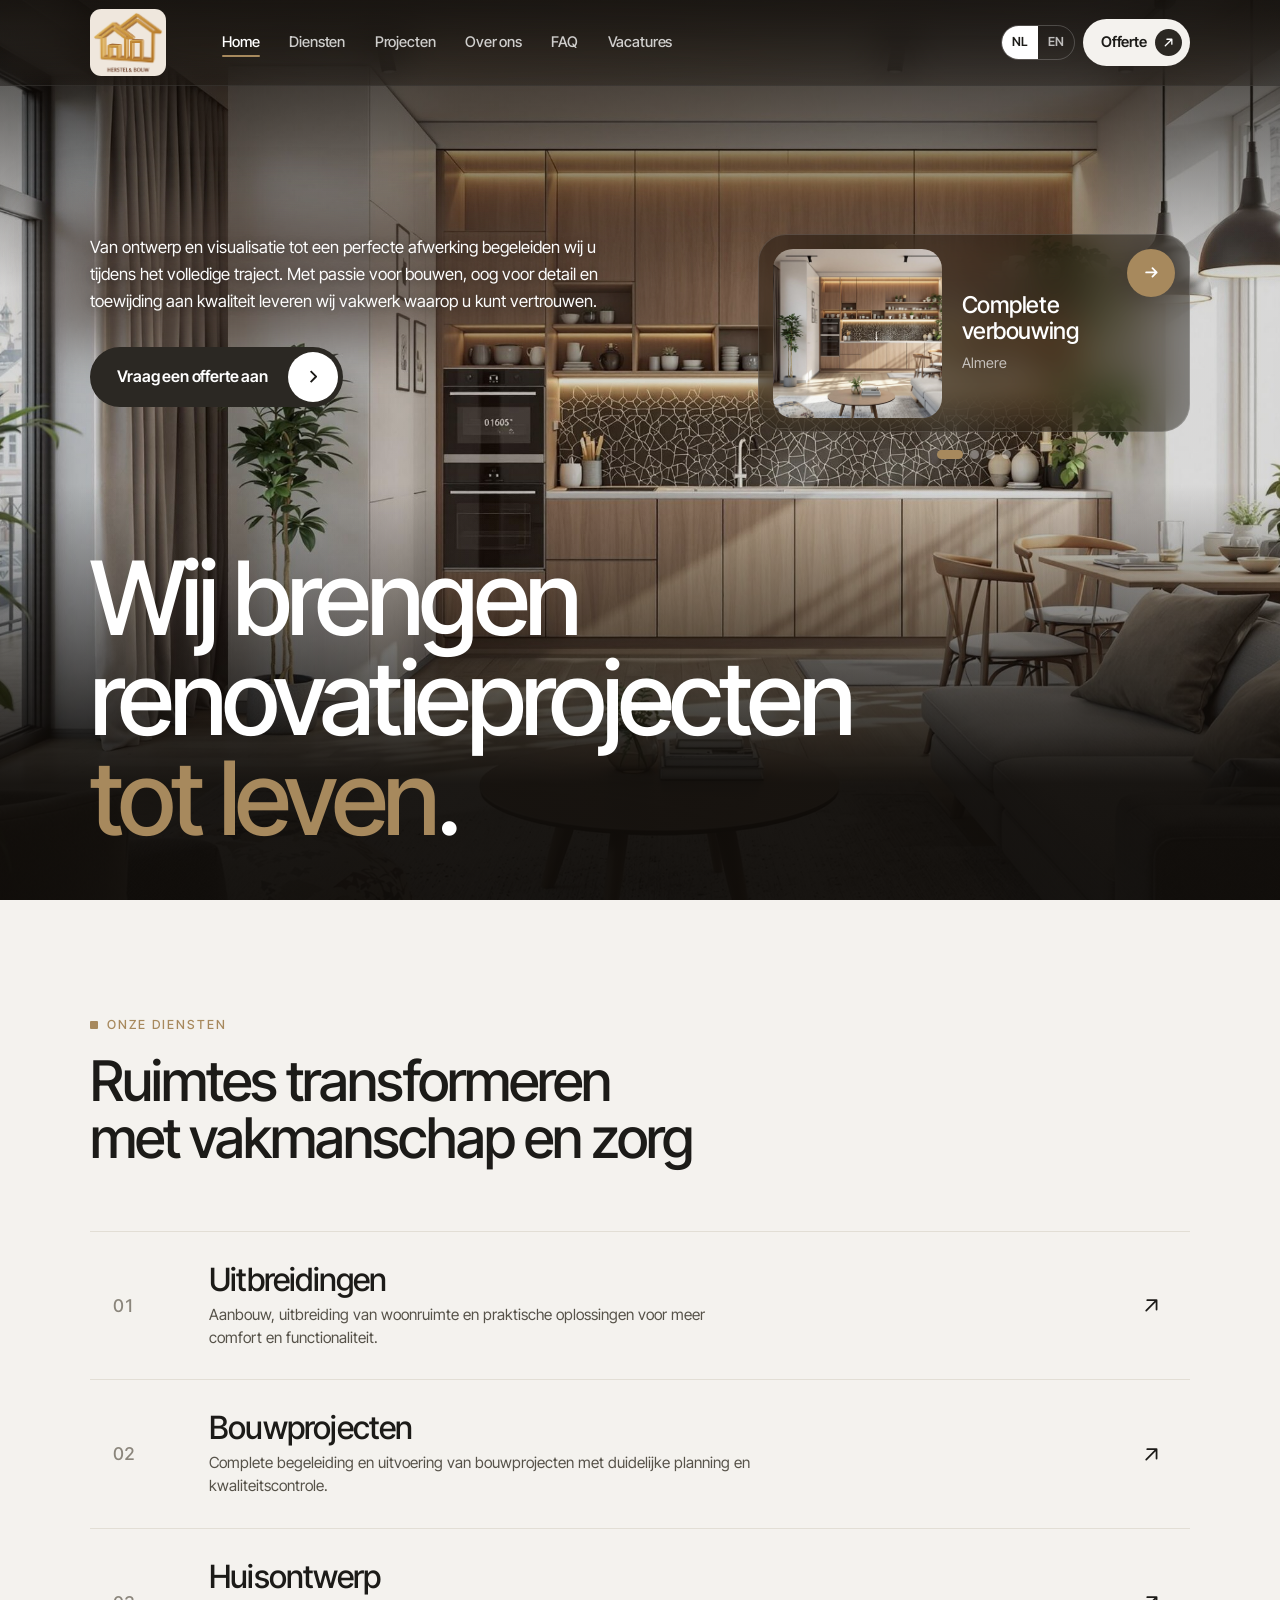
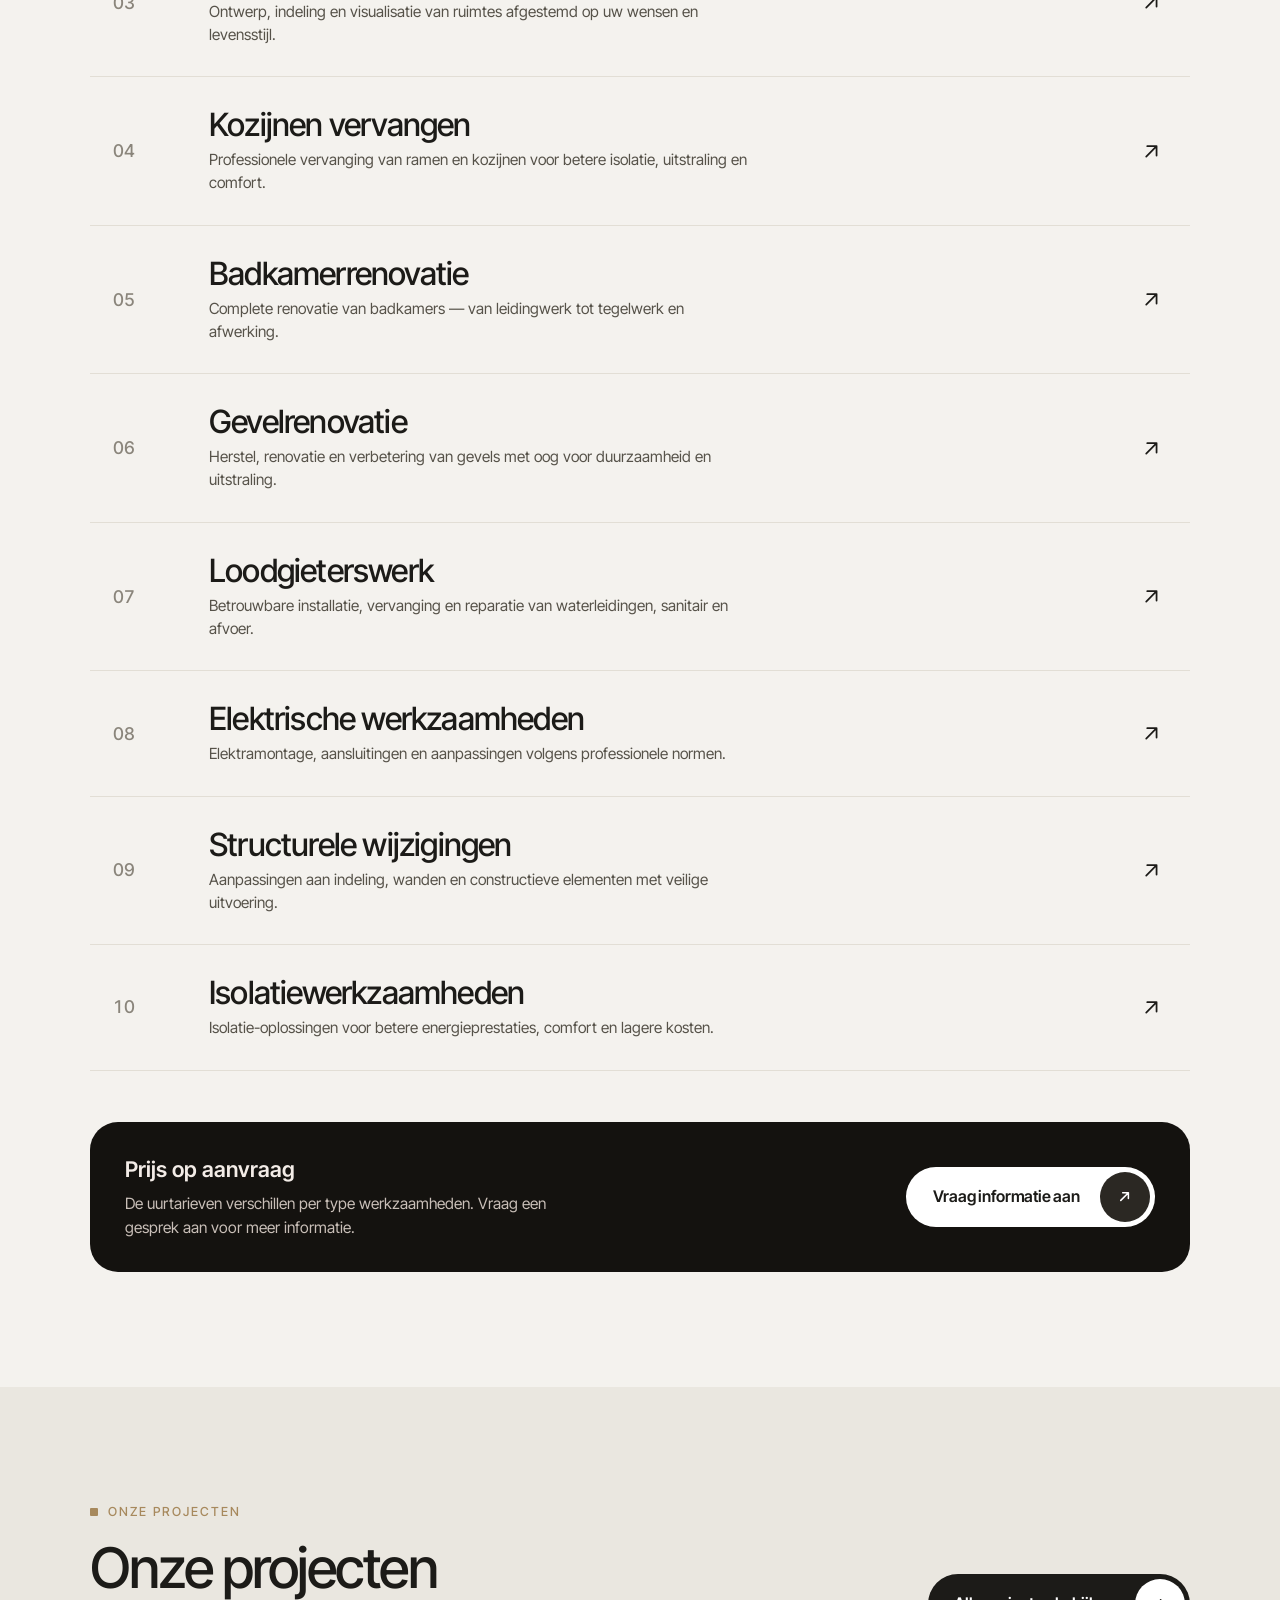
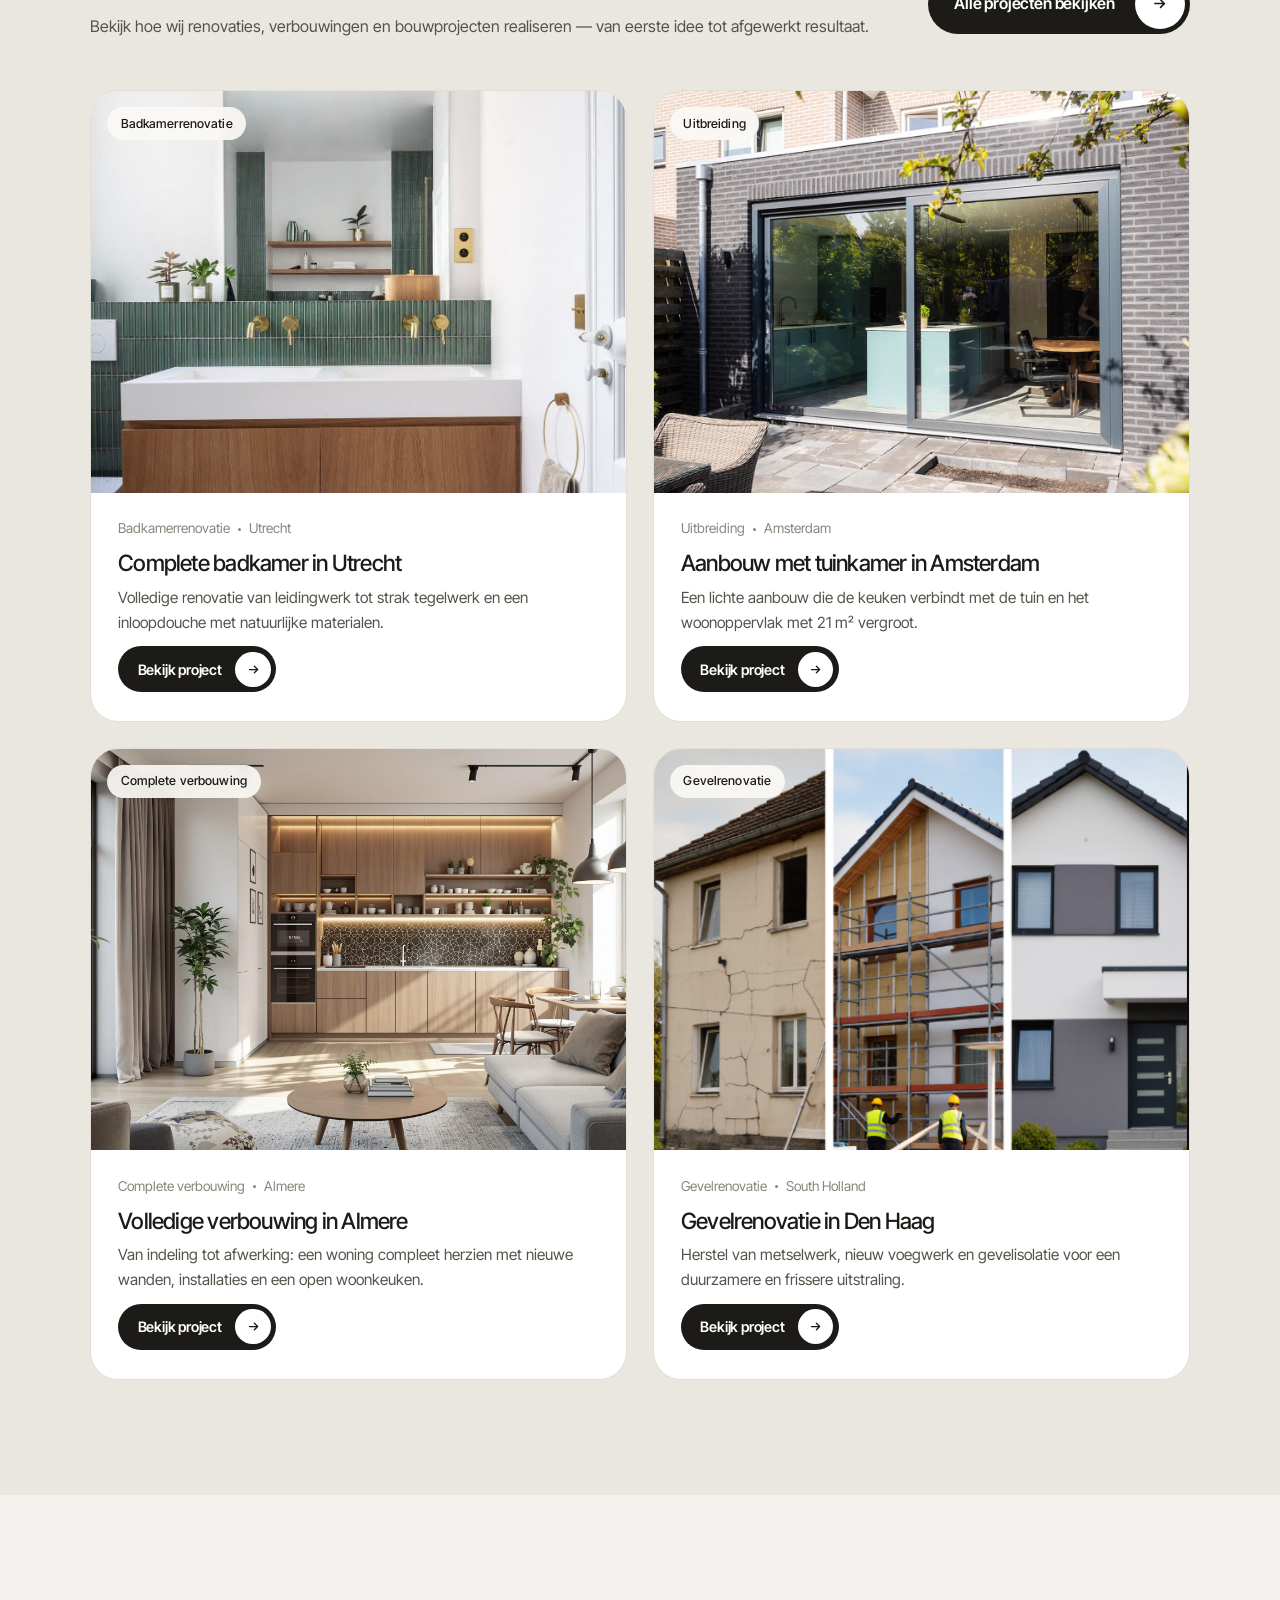
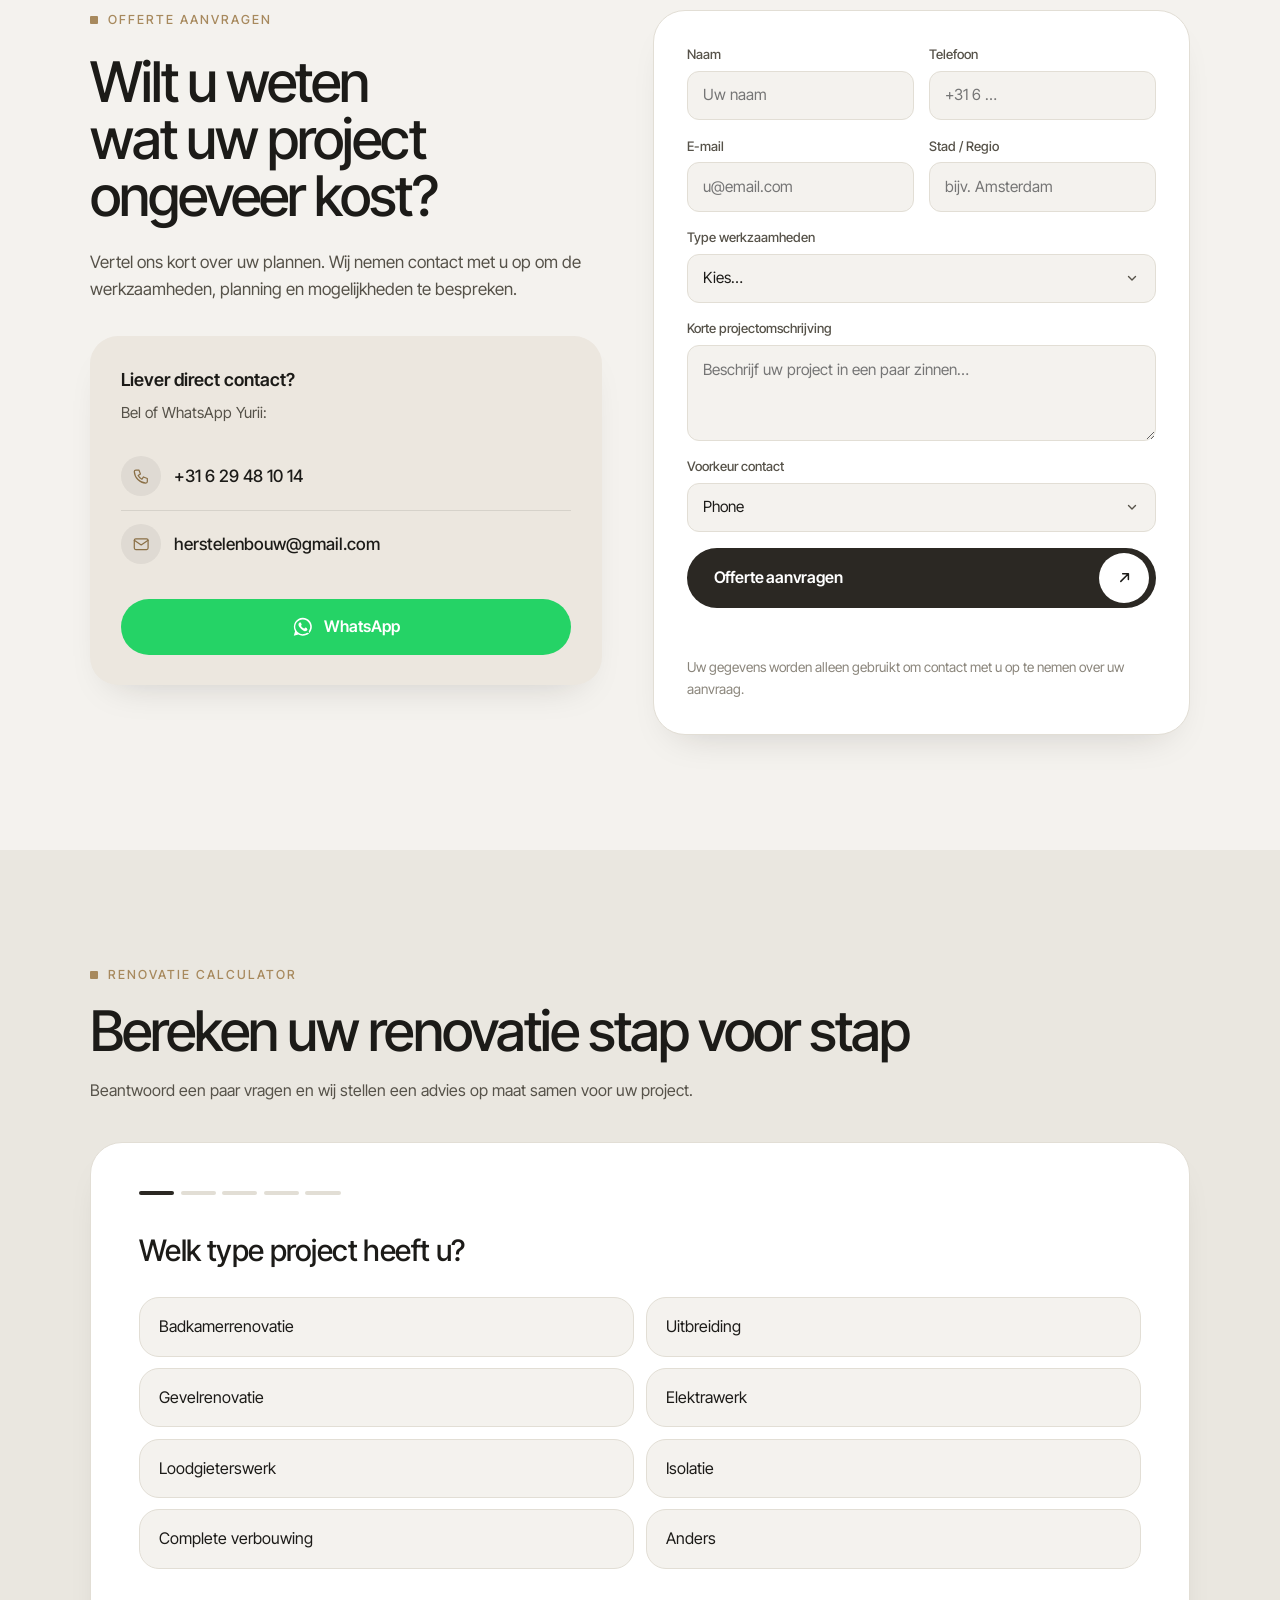
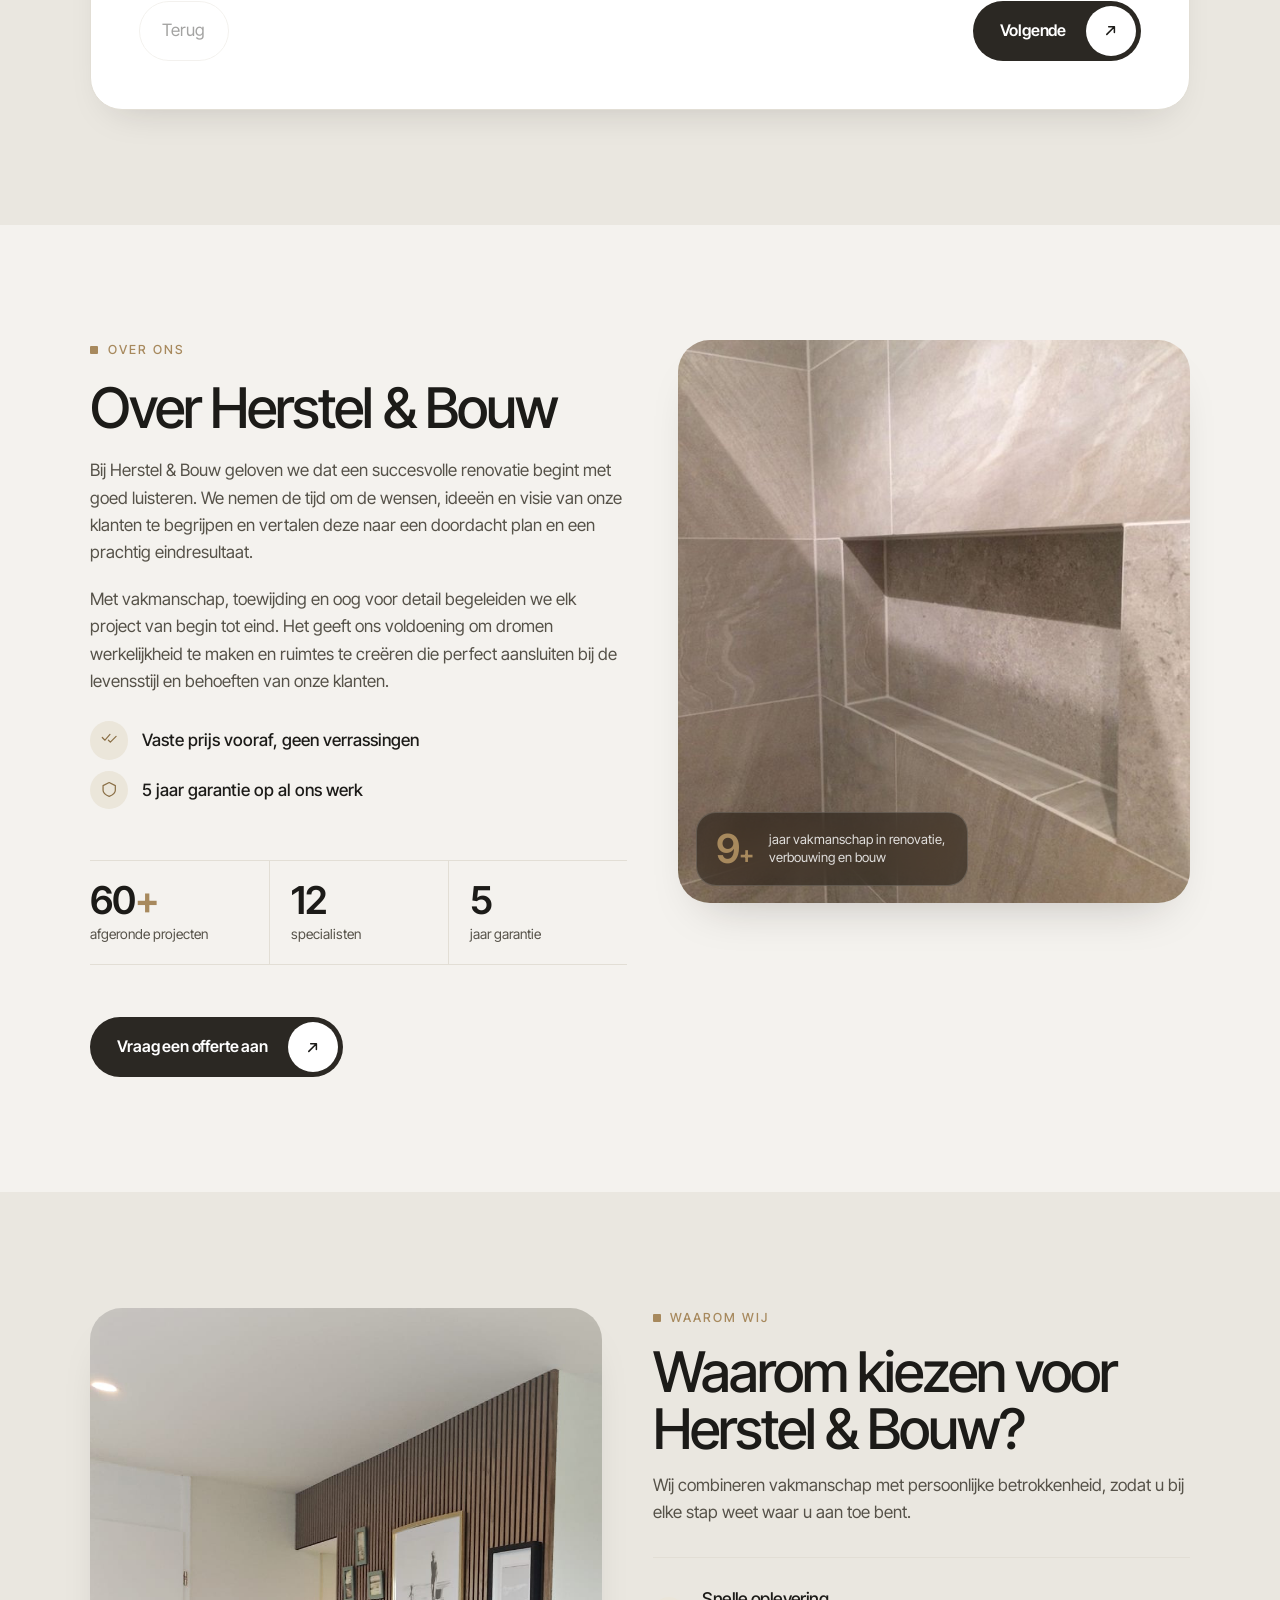
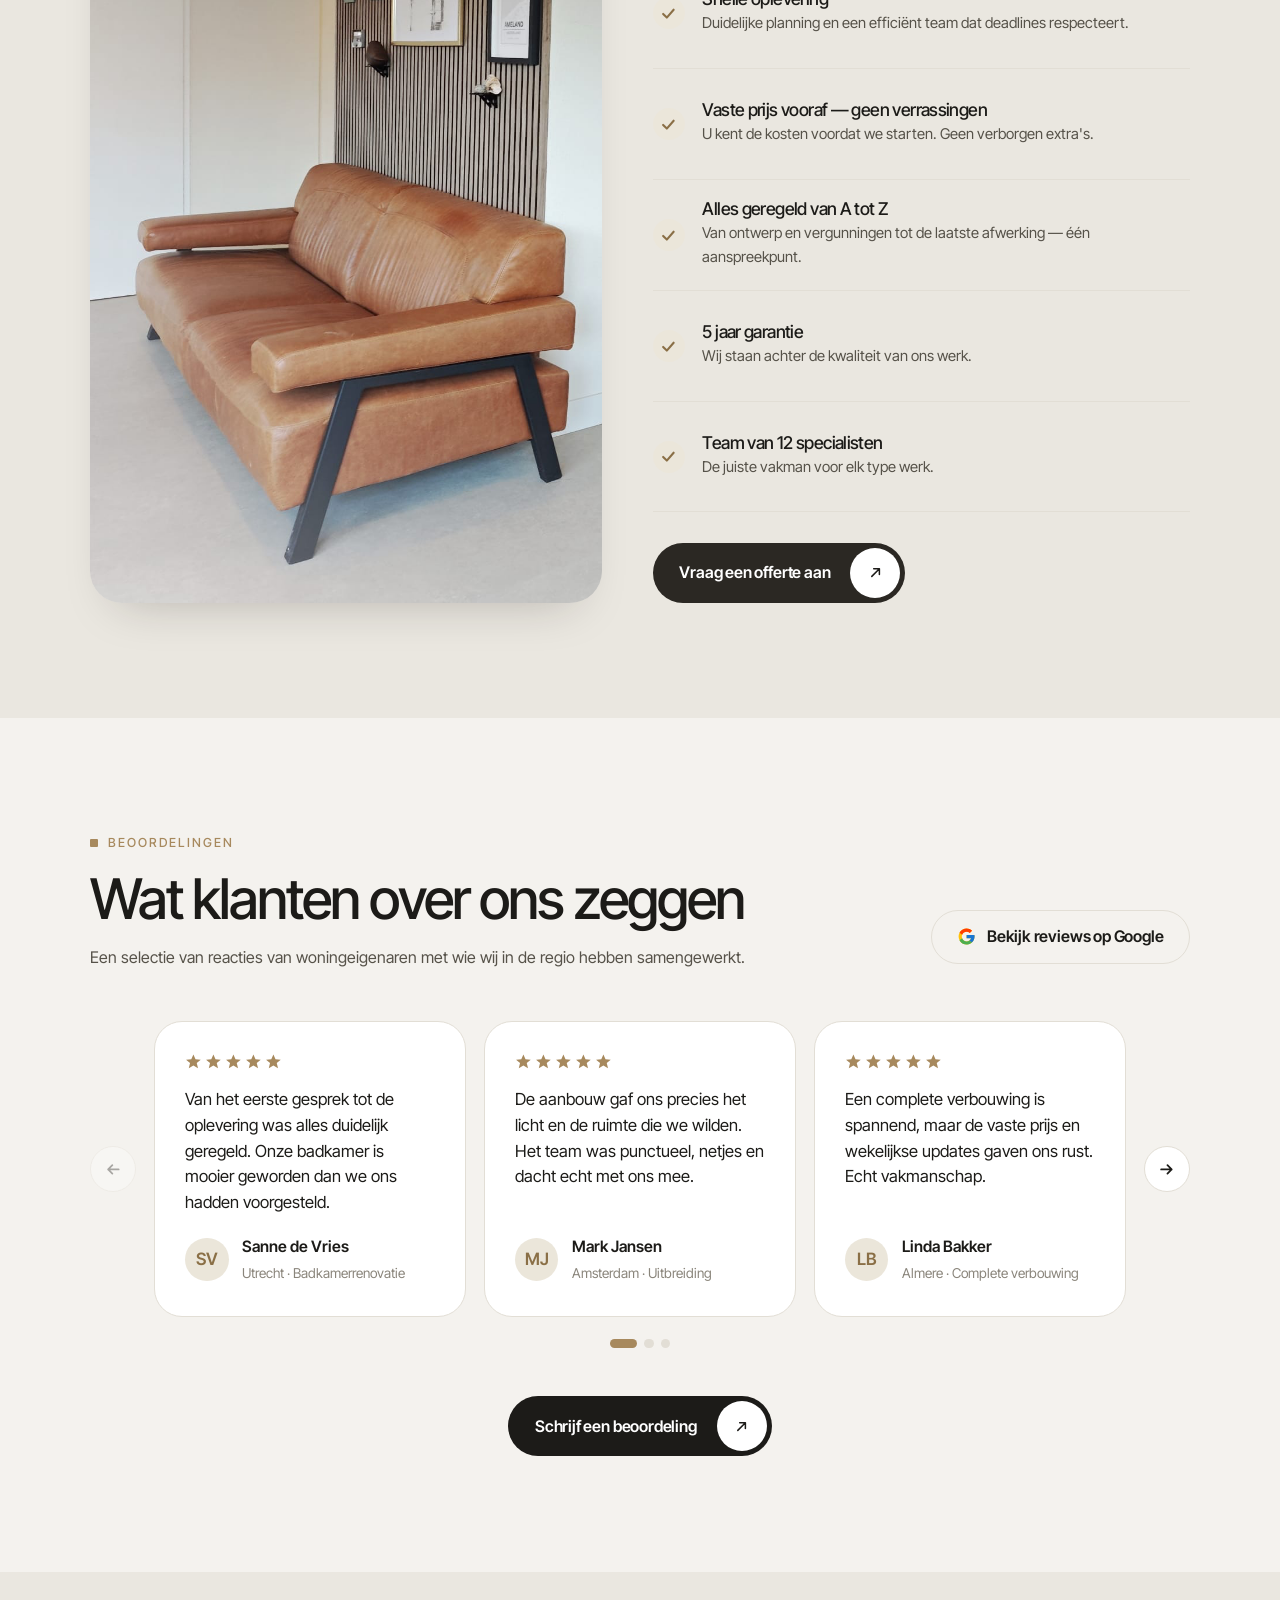
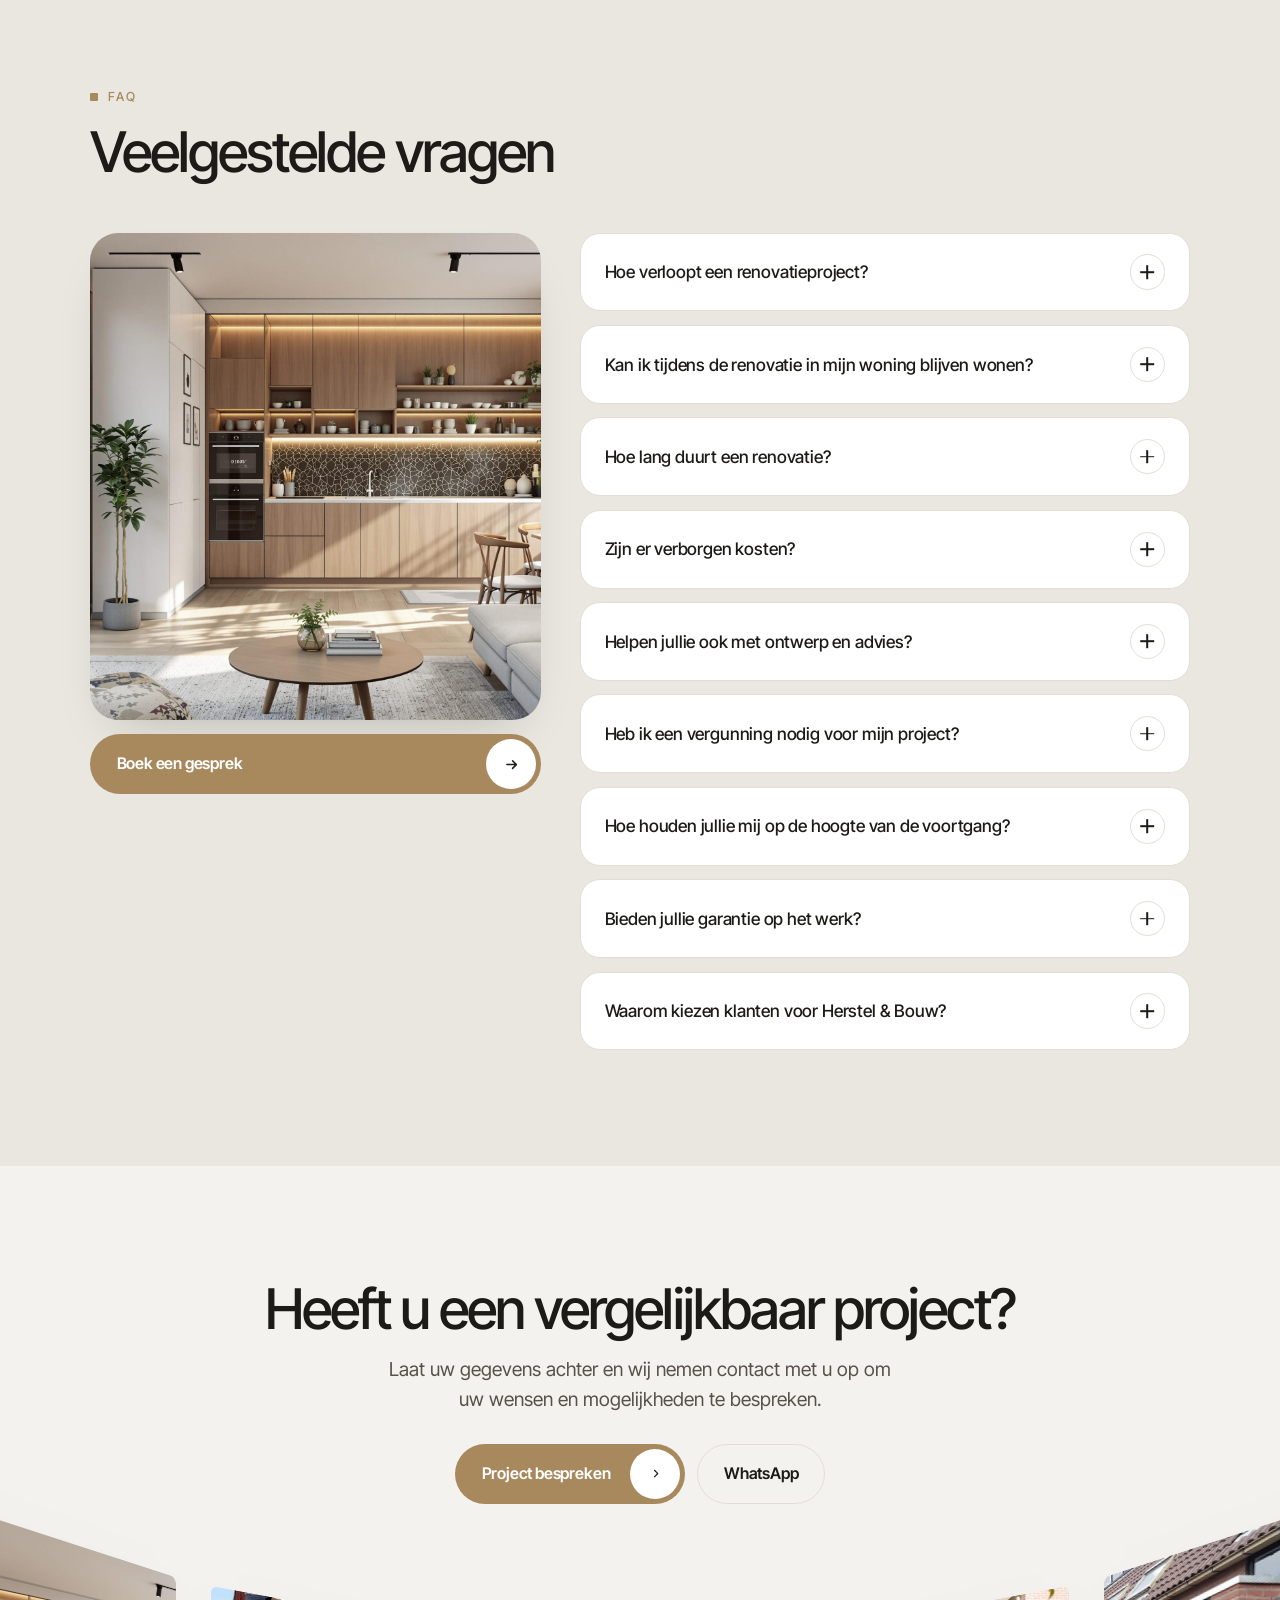
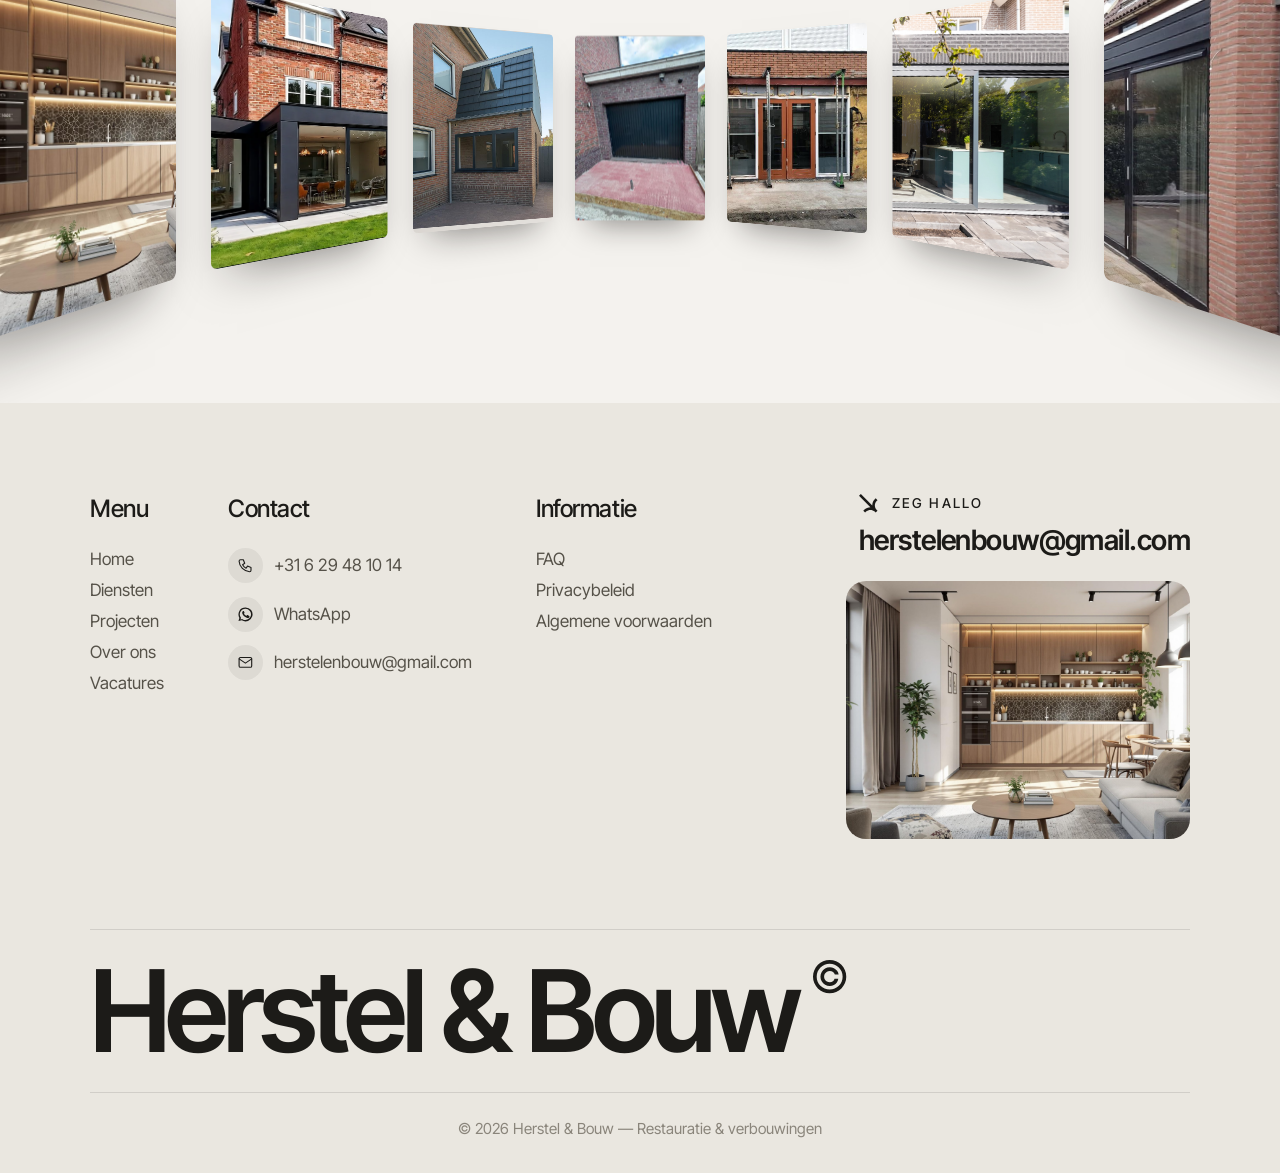
<file: index.html>
<!DOCTYPE html>
<html lang="nl">
<head>
  <meta charset="UTF-8" />
  <meta name="viewport" content="width=device-width, initial-scale=1" />
  <title>Herstel &amp; Bouw — Renovatie, verbouwing en bouw in Amsterdam, Almere &amp; Utrecht</title>
  <meta name="description" content="Herstel & Bouw realiseert renovatie-, verbouw- en bouwprojecten van ontwerp tot afwerking in Amsterdam, Almere, Utrecht, Noord- en Zuid-Holland. Vaste prijs vooraf, 5 jaar garantie." />
  <meta name="theme-color" content="#fbf9f6" />
  <meta property="og:type" content="website" />
  <meta property="og:title" content="Herstel & Bouw — Renovatie, verbouwing en bouw" />
  <meta property="og:description" content="Van ontwerp en visualisatie tot een perfecte afwerking. Vakwerk waarop u kunt vertrouwen." />
  <meta property="og:image" content="images/projects/living-1.jpg" />
  <link rel="icon" href="images/logo.png" />
  <link rel="preload" as="image" href="images/logo-mark.png" />
  <link rel="preconnect" href="https://fonts.googleapis.com" />
  <link rel="preconnect" href="https://fonts.gstatic.com" crossorigin />
  <link href="https://fonts.googleapis.com/css2?family=Inter+Tight:wght@300;400;500;600;700&display=swap" rel="stylesheet" />
  <link rel="stylesheet" href="css/style.css?v=20260807b" />
</head>
<body data-page="home">

  <!-- ===================== PRELOADER ===================== -->
  <div class="preloader" id="preloader" role="status" aria-live="polite" aria-label="Pagina wordt geladen">
    <div class="pre-inner">
      <div class="pre-mark">
        <img class="pre-logo" src="images/logo-mark.png" alt="Herstel & Bouw" width="1167" height="866" fetchpriority="high" />
        <span class="pre-sheen" aria-hidden="true"></span>
      </div>
      <div class="pre-word" aria-hidden="true">Herstel &amp; Bouw</div>
      <div class="pre-line" aria-hidden="true"></div>
    </div>
  </div>

  <!-- ===================== HEADER ===================== -->
  <header class="navbar">
    <div class="nav-inner">
      <a class="nav-brand" href="index.html" aria-label="Herstel & Bouw home">
        <img src="images/logo-header.png" alt="Herstel & Bouw" />
      </a>
      <nav class="nav-links" aria-label="Hoofdmenu">
        <a href="index.html" data-nav="home" data-i18n="nav.home">Home</a>
        <a href="#services" data-i18n="nav.services">Diensten</a>
        <a href="projects.html" data-nav="projects" data-i18n="nav.projects">Projecten</a>
        <a href="#about" data-i18n="nav.about">Over ons</a>
        <a href="#faq" data-i18n="nav.faq">FAQ</a>
        <a href="vacancies.html" data-nav="vacancies" data-i18n="nav.vacancies">Vacatures</a>
      </nav>
      <div class="nav-actions">
        <div class="lang-switch" role="group" aria-label="Taal / Language">
          <button data-lang="nl" class="is-active">NL</button>
          <button data-lang="en">EN</button>
        </div>
        <a class="nav-cta" href="#contact"><span data-i18n="nav.cta">Offerte</span>
          <span class="btn-ico"><svg viewBox="0 0 16 16" fill="none" stroke="currentColor" stroke-width="1.6" stroke-linecap="round" stroke-linejoin="round"><path d="M4 12 12 4M6 4h6v6"/></svg></span></a>
        <button class="nav-toggle" aria-label="Menu" aria-expanded="false" aria-controls="nav-overlay">
          <span class="bars"><span></span><span></span><span></span></span>
        </button>
      </div>
    </div>
  </header>

  <div class="nav-overlay" id="nav-overlay">
    <div class="nav-overlay-inner">
      <nav class="nav-overlay-menu" aria-label="Hoofdmenu">
        <a data-nav="home" href="index.html"><i class="idx">01</i><span data-i18n="nav.home">Home</span></a>
        <a data-nav="services" href="index.html#services"><i class="idx">02</i><span data-i18n="nav.services">Diensten</span></a>
        <a data-nav="projects" href="projects.html"><i class="idx">03</i><span data-i18n="nav.projects">Projecten</span></a>
        <a data-nav="about" href="index.html#about"><i class="idx">04</i><span data-i18n="nav.about">Over ons</span></a>
        <a data-nav="faq" href="index.html#faq"><i class="idx">05</i><span data-i18n="nav.faq">FAQ</span></a>
        <a data-nav="vacancies" href="vacancies.html"><i class="idx">06</i><span data-i18n="nav.vacancies">Vacatures</span></a>
        <a data-nav="contact" href="index.html#contact"><i class="idx">07</i><span data-i18n="nav.contact">Contact</span></a>
      </nav>
      <div class="nav-overlay-side">
        <div>
          <h6 data-i18n="footer.contact">Contact</h6>
          <a href="tel:+31629481014">+31 6 29 48 10 14</a>
          <a href="mailto:herstelenbouw@gmail.com">herstelenbouw@gmail.com</a>
          <a href="https://wa.me/31629481014" target="_blank" rel="noopener">WhatsApp</a>
        </div>
        <div>
          <h6 data-i18n="footer.regionsTitle">Werkgebied</h6>
          <p style="color:rgba(255,255,255,.6);max-width:18rem">Amsterdam, Almere, Utrecht, Utrecht regio, North &amp; South Holland</p>
        </div>
        <a class="btn" href="index.html#contact"><span data-i18n="btn.quote">Vraag een offerte aan</span>
          <span class="btn-ico"><svg viewBox="0 0 16 16" fill="none" stroke="currentColor" stroke-width="1.6" stroke-linecap="round" stroke-linejoin="round"><path d="M4 12 12 4M6 4h6v6"/></svg></span></a>
      </div>
    </div>
    <div class="nav-overlay-bottom">
      <span>© <span data-year>2026</span> Herstel &amp; Bouw</span>
      <span>Lorentzweg 12d, 3752 LH Bunschoten-Spakenburg</span>
    </div>
  </div>

  <main>
    <!-- ===================== HERO ===================== -->
    <section class="hero">
      <div class="hero-bg">
        <div class="hero-slide is-active"><img src="images/projects/living-1.jpg" alt="Gerenoveerde woonruimte" /></div>
      </div>
      <div class="hero-inner container">
        <!-- TOP: description + CTA (left)  |  project card + dots (right) -->
        <div class="hero-top">
          <div class="hero-top-left">
            <p class="hero-p" data-i18n="hero.p">Van ontwerp en visualisatie tot een perfecte afwerking begeleiden wij u tijdens het volledige traject. Met passie voor bouwen, oog voor detail en toewijding aan kwaliteit leveren wij vakwerk waarop u kunt vertrouwen.</p>
            <div class="hero-button-wrap">
              <a class="btn" href="#contact"><span data-i18n="btn.quote">Vraag een offerte aan</span>
                <span class="btn-ico"><svg class="btn-chevron" viewBox="0 0 12 24" fill="none"><path fill-rule="evenodd" clip-rule="evenodd" d="M10.1571 12.7109L4.50006 18.3679L3.08606 16.9539L8.03606 12.0039L3.08606 7.05389L4.50006 5.63989L10.1571 11.2969C10.3445 11.4844 10.4498 11.7387 10.4498 12.0039C10.4498 12.2691 10.3445 12.5234 10.1571 12.7109Z" fill="currentColor"/></svg></span></a>
            </div>
          </div>

          <div class="hero-top-right">
            <aside class="hero-card" aria-label="Uitgelicht project">
              <div class="hero-card-media">
                <div class="hero-card-slide is-active"><img src="images/projects/living-1.jpg" alt="" /></div>
                <div class="hero-card-slide"><img src="images/projects/extension-2.webp" alt="" /></div>
                <div class="hero-card-slide"><img src="images/projects/bathroom-1.jpg" alt="" /></div>
                <div class="hero-card-slide"><img src="images/projects/extension-5.png" alt="" /></div>
              </div>
              <div class="hero-card-text">
                <div class="hc-name" id="hc-name">Complete verbouwing</div>
                <div class="hc-sub" id="hc-sub">Almere</div>
              </div>
              <button class="icon-btn hero-card-next" id="hero-next" aria-label="Volgend project">
                <svg viewBox="0 0 16 16" fill="none" stroke="currentColor" stroke-width="1.7" stroke-linecap="round" stroke-linejoin="round"><path d="M3 8h10M9 4l4 4-4 4"/></svg>
              </button>
            </aside>
            <div class="hero-dots" id="hero-dots" aria-label="Projecten">
              <button class="is-active" aria-label="Project 1"></button>
              <button aria-label="Project 2"></button>
              <button aria-label="Project 3"></button>
              <button aria-label="Project 4"></button>
            </div>
          </div>
        </div>

        <!-- BOTTOM: huge heading -->
        <div class="hero-bottom">
          <h1 class="hero-heading"><span data-i18n="hero.h1a">Wij brengen renovatieprojecten</span> <span class="accent" data-i18n="hero.h1b">tot leven</span>.</h1>
        </div>
      </div>
    </section>

    <!-- ===================== SERVICES ===================== -->
    <section class="section section--services" id="services">
      <div class="container">
        <div class="section-header reveal">
          <span class="eyebrow eyebrow--badge" data-i18n="services.eyebrow">Onze diensten</span>
          <h2 class="h2" data-i18n="services.heading">Ruimtes transformeren met vakmanschap en zorg</h2>
        </div>

        <!-- Rendered by main.js from data/services.json (admin-editable) -->
        <div class="svc-list" id="svc-list"></div>

        <div class="service-cta reveal">
          <div class="price-tag">
            <strong data-i18n="svc.price.t">Prijs op aanvraag</strong>
            <span data-i18n="svc.price.d">De uurtarieven verschillen per type werkzaamheden. Vraag een gesprek aan voor meer informatie.</span>
          </div>
          <a class="btn btn--light" href="#contact"><span data-i18n="btn.requestInfo">Vraag informatie aan</span>
            <span class="btn-ico"><svg viewBox="0 0 16 16" fill="none" stroke="currentColor" stroke-width="1.6" stroke-linecap="round" stroke-linejoin="round"><path d="M4 12 12 4M6 4h6v6"/></svg></span></a>
        </div>
      </div>
    </section>

    <!-- ===================== PORTFOLIO ===================== -->
    <section class="section section--cream" id="projects">
      <div class="container">
        <div class="proj-head reveal">
          <div class="section-header">
            <span class="eyebrow" data-i18n="proj.eyebrow">Onze projecten</span>
            <h2 class="h2" data-i18n="proj.title">Onze projecten</h2>
            <p class="lead lead--nowrap" data-i18n="proj.sub">Bekijk hoe wij renovaties, verbouwingen en bouwprojecten realiseren — van eerste idee tot afgewerkt resultaat.</p>
          </div>
          <a class="btn btn--dark proj-head-cta" href="projects.html"><span data-i18n="btn.allProjects">Alle projecten bekijken</span>
            <span class="btn-ico"><svg viewBox="0 0 16 16" fill="none" stroke="currentColor" stroke-width="1.6" stroke-linecap="round" stroke-linejoin="round"><path d="M3 8h10M9 4l4 4-4 4"/></svg></span></a>
        </div>
        <div class="projects-grid" id="portfolio-grid" data-limit="4"></div>
      </div>
    </section>

    <!-- ===================== QUOTE FORM ===================== -->
    <section class="section" id="contact">
      <div class="container">
        <div class="form-split">
          <div class="form-aside reveal">
            <span class="eyebrow" data-i18n="quote.eyebrow">Offerte aanvragen</span>
            <h2 class="h2" data-i18n="quote.title">Wilt u weten wat uw project ongeveer kost?</h2>
            <p class="muted" data-i18n="quote.sub">Vertel ons kort over uw plannen. Wij nemen contact met u op om de werkzaamheden, planning en mogelijkheden te bespreken.</p>
            <div class="contact-card">
              <span class="ctitle" data-i18n="quote.direct.t">Liever direct contact?</span>
              <span class="cmuted" data-i18n="quote.direct.d">Bel of WhatsApp Yurii:</span>
              <div class="contact-rows">
                <a class="contact-row" href="tel:+31629481014">
                  <span class="ci"><svg viewBox="0 0 24 24" fill="none" stroke="currentColor" stroke-width="1.6" stroke-linecap="round" stroke-linejoin="round"><path d="M5 4h4l2 5-3 2a12 12 0 0 0 5 5l2-3 5 2v4a2 2 0 0 1-2 2A16 16 0 0 1 3 6a2 2 0 0 1 2-2z"/></svg></span>
                  <span>+31 6 29 48 10 14</span>
                </a>
                <a class="contact-row" href="mailto:herstelenbouw@gmail.com">
                  <span class="ci"><svg viewBox="0 0 24 24" fill="none" stroke="currentColor" stroke-width="1.6" stroke-linecap="round" stroke-linejoin="round"><rect x="3" y="5" width="18" height="14" rx="2"/><path d="m3 7 9 6 9-6"/></svg></span>
                  <span>herstelenbouw@gmail.com</span>
                </a>
              </div>
              <a class="btn-wa" href="https://wa.me/31629481014" target="_blank" rel="noopener">
                <svg viewBox="0 0 24 24" fill="currentColor" aria-hidden="true"><path d="M12 2a10 10 0 0 0-8.6 15L2 22l5.1-1.3A10 10 0 1 0 12 2zm0 1.8a8.2 8.2 0 0 1 6.9 12.6l-.3.5.6 2.2-2.3-.6-.5.3A8.2 8.2 0 1 1 12 3.8zm4.6 9.9c-.2-.1-1.4-.7-1.6-.8-.2-.1-.4-.1-.5.1l-.7.9c-.1.2-.3.2-.5.1a6.6 6.6 0 0 1-3.3-2.8c-.1-.2 0-.4.1-.5l.4-.5q.1-.2.2-.4v-.4l-.8-1.9c-.2-.5-.4-.4-.6-.4h-.5a1 1 0 0 0-.7.3 2.9 2.9 0 0 0-.9 2.2 5 5 0 0 0 1.1 2.7 11.4 11.4 0 0 0 4.5 4c2.1.8 2.1.6 2.5.5a2.6 2.6 0 0 0 1.7-1.2 2.1 2.1 0 0 0 .1-1.2c0-.1-.2-.2-.5-.3z"/></svg>
                <span data-i18n="btn.whatsapp">WhatsApp</span>
              </a>
            </div>
          </div>

          <div class="form-card reveal" data-delay="1">
            <form class="form" data-form data-subject="Offerteaanvraag" novalidate>
              <input type="text" class="hp" name="_honey" tabindex="-1" autocomplete="off" />
              <div class="form-row">
                <div class="field"><label data-i18n="f.name">Naam</label><input type="text" name="Naam" required data-i18n-ph="ph.name" placeholder="Uw naam" /></div>
                <div class="field"><label data-i18n="f.phone">Telefoon</label><input type="tel" name="Telefoon" required data-i18n-ph="ph.phone" placeholder="+31 6 …" /></div>
              </div>
              <div class="form-row">
                <div class="field"><label data-i18n="f.email">E-mail</label><input type="email" name="E-mail" required data-i18n-ph="ph.email" placeholder="u@email.com" /></div>
                <div class="field"><label data-i18n="f.city">Stad / Regio</label><input type="text" name="Stad/Regio" data-i18n-ph="ph.city" placeholder="bijv. Amsterdam" /></div>
              </div>
              <div class="field"><label data-i18n="f.type">Type werkzaamheden</label>
                <select name="Type werkzaamheden">
                  <option value="" data-i18n="f.choose">Kies…</option>
                  <option data-i18n="svc.5.t">Badkamerrenovatie</option>
                  <option data-i18n="svc.1.t">Uitbreiding</option>
                  <option data-i18n="svc.6.t">Gevelrenovatie</option>
                  <option data-i18n="svc.8.t">Elektrawerk</option>
                  <option data-i18n="svc.7.t">Loodgieterswerk</option>
                  <option data-i18n="svc.10.t">Isolatie</option>
                  <option data-i18n="quiz.o.full">Complete verbouwing</option>
                  <option data-i18n="quiz.o.other">Anders</option>
                </select>
              </div>
              <div class="field"><label data-i18n="f.desc">Korte projectomschrijving</label><textarea name="Omschrijving" data-i18n-ph="ph.desc" placeholder="Beschrijf uw project in een paar zinnen…"></textarea></div>
              <div class="field"><label data-i18n="f.contact">Voorkeur contact</label>
                <select name="Voorkeur contact"><option>Phone</option><option>WhatsApp</option><option>Email</option></select>
              </div>
              <button class="btn btn--block" type="submit"><span data-i18n="btn.submitQuote">Offerte aanvragen</span>
                <span class="btn-ico"><svg viewBox="0 0 16 16" fill="none" stroke="currentColor" stroke-width="1.6" stroke-linecap="round" stroke-linejoin="round"><path d="M4 12 12 4M6 4h6v6"/></svg></span></button>
              <p class="form-status" role="status" aria-live="polite"></p>
              <p class="form-note" data-i18n="form.note">Uw gegevens worden alleen gebruikt om contact met u op te nemen over uw aanvraag.</p>
            </form>
          </div>
        </div>
      </div>
    </section>

    <!-- ===================== CALCULATOR / QUIZ ===================== -->
    <section class="section section--cream">
      <div class="container">
        <div class="section-header reveal" style="margin-bottom:2.5rem;">
          <span class="eyebrow" data-i18n="quiz.eyebrow">Renovatie calculator</span>
          <h2 class="h2" data-i18n="quiz.title">Bereken uw renovatie stap voor stap</h2>
          <p class="lead lead--nowrap" data-i18n="quiz.sub">Beantwoord een paar vragen en wij stellen een advies op maat samen voor uw project.</p>
        </div>

        <div class="quiz reveal">
          <div class="quiz-head">
            <div class="quiz-progress">
              <span class="bar"></span><span class="bar"></span><span class="bar"></span><span class="bar"></span><span class="bar"></span>
            </div>
          </div>
          <form class="quiz-form" data-form data-subject="Calculator-aanvraag" novalidate>
            <input type="text" class="hp" name="_honey" tabindex="-1" autocomplete="off" />

            <div class="quiz-step is-active">
              <p class="q" data-i18n="quiz.q1">Welk type project heeft u?</p>
              <input type="hidden" name="Projecttype" />
              <div class="quiz-options">
                <button type="button" class="quiz-opt" data-i18n="quiz.o.bath">Badkamerrenovatie</button>
                <button type="button" class="quiz-opt" data-i18n="quiz.o.ext">Uitbreiding</button>
                <button type="button" class="quiz-opt" data-i18n="quiz.o.facade">Gevelrenovatie</button>
                <button type="button" class="quiz-opt" data-i18n="quiz.o.elect">Elektrawerk</button>
                <button type="button" class="quiz-opt" data-i18n="quiz.o.plumb">Loodgieterswerk</button>
                <button type="button" class="quiz-opt" data-i18n="quiz.o.insul">Isolatie</button>
                <button type="button" class="quiz-opt" data-i18n="quiz.o.full">Complete verbouwing</button>
                <button type="button" class="quiz-opt" data-i18n="quiz.o.other">Anders</button>
              </div>
            </div>

            <div class="quiz-step">
              <p class="q" data-i18n="quiz.q2">Waar bevindt het project zich?</p>
              <input type="hidden" name="Regio" />
              <div class="quiz-options">
                <button type="button" class="quiz-opt">Amsterdam</button>
                <button type="button" class="quiz-opt">Almere</button>
                <button type="button" class="quiz-opt">Utrecht</button>
                <button type="button" class="quiz-opt">North Holland</button>
                <button type="button" class="quiz-opt">South Holland</button>
                <button type="button" class="quiz-opt" data-i18n="quiz.o.otherRegion">Andere regio</button>
              </div>
            </div>

            <div class="quiz-step">
              <p class="q" data-i18n="quiz.q3">Wanneer wilt u starten?</p>
              <input type="hidden" name="Startmoment" />
              <div class="quiz-options">
                <button type="button" class="quiz-opt" data-i18n="quiz.o.asap">Zo snel mogelijk</button>
                <button type="button" class="quiz-opt" data-i18n="quiz.o.1m">Binnen 1 maand</button>
                <button type="button" class="quiz-opt" data-i18n="quiz.o.3m">Binnen 3 maanden</button>
                <button type="button" class="quiz-opt" data-i18n="quiz.o.orient">Ik oriënteer mij nog</button>
              </div>
            </div>

            <div class="quiz-step">
              <p class="q" data-i18n="quiz.q4">Heeft u al een ontwerp of plan?</p>
              <input type="hidden" name="Ontwerp aanwezig" />
              <div class="quiz-options">
                <button type="button" class="quiz-opt" data-i18n="quiz.o.yes">Ja</button>
                <button type="button" class="quiz-opt" data-i18n="quiz.o.no">Nee</button>
                <button type="button" class="quiz-opt" data-i18n="quiz.o.partly">Gedeeltelijk</button>
              </div>
            </div>

            <div class="quiz-step">
              <p class="q" data-i18n="quiz.q5">Laat uw contactgegevens achter:</p>
              <div class="quiz-fields">
                <div class="field"><label data-i18n="f.name">Naam</label><input type="text" name="Naam" required data-i18n-ph="ph.name" placeholder="Uw naam" /></div>
                <div class="field"><label data-i18n="f.phone">Telefoon</label><input type="tel" name="Telefoon" required data-i18n-ph="ph.phone" placeholder="+31 6 …" /></div>
                <div class="field"><label data-i18n="f.email">E-mail</label><input type="email" name="E-mail" required data-i18n-ph="ph.email" placeholder="u@email.com" /></div>
              </div>
              <p class="form-status" role="status" aria-live="polite" style="margin-top:1rem;"></p>
            </div>

            <div class="quiz-nav">
              <button type="button" class="quiz-back" disabled><span data-i18n="btn.back">Terug</span></button>
              <button type="button" class="btn quiz-next"><span data-i18n="btn.next">Volgende</span>
                <span class="btn-ico"><svg viewBox="0 0 16 16" fill="none" stroke="currentColor" stroke-width="1.6" stroke-linecap="round" stroke-linejoin="round"><path d="M3 8h10M9 4l4 4-4 4"/></svg></span></button>
            </div>
          </form>
        </div>
      </div>
    </section>

    <!-- ===================== ABOUT ===================== -->
    <section class="section" id="about">
      <div class="container">
        <div class="about-grid">
          <div class="about-text reveal">
            <span class="eyebrow" data-i18n="about.eyebrow">Over ons</span>
            <h2 class="h2" data-i18n="about.title">Over Herstel &amp; Bouw</h2>
            <p data-i18n="about.p1">Bij Herstel &amp; Bouw geloven we dat een succesvolle renovatie begint met goed luisteren. We nemen de tijd om de wensen, ideeën en visie van onze klanten te begrijpen en vertalen deze naar een doordacht plan en een prachtig eindresultaat.</p>
            <p data-i18n="about.p2">Met vakmanschap, toewijding en oog voor detail begeleiden we elk project van begin tot eind. Het geeft ons voldoening om dromen werkelijkheid te maken en ruimtes te creëren die perfect aansluiten bij de levensstijl en behoeften van onze klanten.</p>
            <div class="about-highlights">
              <div class="about-hl"><span class="ico"><svg viewBox="0 0 24 24" fill="none" stroke="currentColor" stroke-width="1.6" stroke-linecap="round" stroke-linejoin="round"><path d="M3 8.5 6.5 12 13 4.5"/><path d="m11 12 2.5 2.5L21 7"/></svg></span><span data-i18n="about.hl1">Vaste prijs vooraf, geen verrassingen</span></div>
              <div class="about-hl"><span class="ico"><svg viewBox="0 0 24 24" fill="none" stroke="currentColor" stroke-width="1.6" stroke-linecap="round" stroke-linejoin="round"><path d="M12 2 4 6v6c0 5 8 8 8 8s8-3 8-8V6z"/></svg></span><span data-i18n="about.hl2">5 jaar garantie op al ons werk</span></div>
            </div>
            <div class="about-stats">
              <div class="about-stat"><span class="num">60<i>+</i></span><span class="lbl" data-i18n="badge.projects">afgeronde projecten</span></div>
              <div class="about-stat"><span class="num">12</span><span class="lbl" data-i18n="badge.specialists">specialisten</span></div>
              <div class="about-stat"><span class="num">5</span><span class="lbl" data-i18n="badge.warranty">jaar garantie</span></div>
            </div>
            <a class="btn about-cta" href="#contact"><span data-i18n="btn.quote">Vraag een offerte aan</span>
              <span class="btn-ico"><svg viewBox="0 0 16 16" fill="none" stroke="currentColor" stroke-width="1.6" stroke-linecap="round" stroke-linejoin="round"><path d="M4 12 12 4M6 4h6v6"/></svg></span></a>
          </div>
          <div class="about-media reveal" data-delay="1">
            <img src="images/projects/bathroom-6.jpg" alt="Vakwerk van Herstel & Bouw" />
            <div class="about-badge">
              <span class="about-badge-num">9<span>+</span></span>
              <span class="about-badge-lbl" data-i18n="about.badge">jaar vakmanschap in renovatie, verbouwing en bouw</span>
            </div>
          </div>
        </div>
      </div>
    </section>

    <!-- ===================== WHY CHOOSE ===================== -->
    <section class="section section--cream">
      <div class="container">
        <div class="why-grid">
          <div class="why-media reveal"><img src="images/projects/why-interior.png" alt="Afgewerkte woonkamer na een verbouwing door Herstel &amp; Bouw" /></div>
          <div class="why-text reveal" data-delay="1">
            <span class="eyebrow" data-i18n="why.eyebrow">Waarom wij</span>
            <h2 class="h2" data-i18n="why.title">Waarom kiezen voor Herstel &amp; Bouw?</h2>
            <p class="muted" data-i18n="why.sub">Wij combineren vakmanschap met persoonlijke betrokkenheid, zodat u bij elke stap weet waar u aan toe bent.</p>
            <div class="why-list">
              <div class="why-item"><span class="check"><svg viewBox="0 0 16 16" fill="none" stroke="currentColor" stroke-width="2" stroke-linecap="round" stroke-linejoin="round"><path d="M3 8.5 6.5 12 13 4.5"/></svg></span><div><h4 data-i18n="why.1.t">Snelle oplevering</h4><p data-i18n="why.1.d">Duidelijke planning en een efficiënt team dat deadlines respecteert.</p></div></div>
              <div class="why-item"><span class="check"><svg viewBox="0 0 16 16" fill="none" stroke="currentColor" stroke-width="2" stroke-linecap="round" stroke-linejoin="round"><path d="M3 8.5 6.5 12 13 4.5"/></svg></span><div><h4 data-i18n="why.2.t">Vaste prijs vooraf — geen verrassingen</h4><p data-i18n="why.2.d">U kent de kosten voordat we starten. Geen verborgen extra's.</p></div></div>
              <div class="why-item"><span class="check"><svg viewBox="0 0 16 16" fill="none" stroke="currentColor" stroke-width="2" stroke-linecap="round" stroke-linejoin="round"><path d="M3 8.5 6.5 12 13 4.5"/></svg></span><div><h4 data-i18n="why.3.t">Alles geregeld van A tot Z</h4><p data-i18n="why.3.d">Van ontwerp en vergunningen tot de laatste afwerking — één aanspreekpunt.</p></div></div>
              <div class="why-item"><span class="check"><svg viewBox="0 0 16 16" fill="none" stroke="currentColor" stroke-width="2" stroke-linecap="round" stroke-linejoin="round"><path d="M3 8.5 6.5 12 13 4.5"/></svg></span><div><h4 data-i18n="why.4.t">5 jaar garantie</h4><p data-i18n="why.4.d">Wij staan achter de kwaliteit van ons werk.</p></div></div>
              <div class="why-item"><span class="check"><svg viewBox="0 0 16 16" fill="none" stroke="currentColor" stroke-width="2" stroke-linecap="round" stroke-linejoin="round"><path d="M3 8.5 6.5 12 13 4.5"/></svg></span><div><h4 data-i18n="why.7.t">Team van 12 specialisten</h4><p data-i18n="why.7.d">De juiste vakman voor elk type werk.</p></div></div>
            </div>
            <a class="btn why-cta" href="#contact"><span data-i18n="btn.quote">Vraag een offerte aan</span>
              <span class="btn-ico"><svg viewBox="0 0 16 16" fill="none" stroke="currentColor" stroke-width="1.6" stroke-linecap="round" stroke-linejoin="round"><path d="M4 12 12 4M6 4h6v6"/></svg></span></a>
          </div>
        </div>
      </div>
    </section>

    <!-- ===================== TESTIMONIALS ===================== -->
    <section class="section">
      <div class="container">
        <div class="proj-head reveal">
          <div class="section-header">
            <span class="eyebrow" data-i18n="testi.eyebrow">Beoordelingen</span>
            <h2 class="h2" data-i18n="testi.title">Wat klanten over ons zeggen</h2>
            <p class="lead lead--nowrap" data-i18n="testi.sub">Een selectie van reacties van woningeigenaren met wie wij in de regio hebben samengewerkt.</p>
          </div>
          <a class="btn btn--ghost testi-google proj-head-cta" href="https://www.google.com/search?q=Herstel+%26+Bouw+Bunschoten-Spakenburg+reviews" target="_blank" rel="noopener">
            <span class="g-ico"><svg viewBox="0 0 48 48" aria-hidden="true"><path fill="#FFC107" d="M43.611 20.083H42V20H24v8h11.303c-1.649 4.657-6.08 8-11.303 8-6.627 0-12-5.373-12-12s5.373-12 12-12c3.059 0 5.842 1.154 7.961 3.039l5.657-5.657C34.046 6.053 29.268 4 24 4 12.955 4 4 12.955 4 24s8.955 20 20 20 20-8.955 20-20c0-1.341-.138-2.65-.389-3.917z"/><path fill="#FF3D00" d="M6.306 14.691l6.571 4.819C14.655 15.108 18.961 12 24 12c3.059 0 5.842 1.154 7.961 3.039l5.657-5.657C34.046 6.053 29.268 4 24 4 16.318 4 9.656 8.337 6.306 14.691z"/><path fill="#4CAF50" d="M24 44c5.166 0 9.86-1.977 13.409-5.192l-6.19-5.238C29.211 35.091 26.715 36 24 36c-5.202 0-9.619-3.317-11.283-7.946l-6.522 5.025C9.505 39.556 16.227 44 24 44z"/><path fill="#1976D2" d="M43.611 20.083H42V20H24v8h11.303c-.792 2.237-2.231 4.166-4.087 5.571l6.19 5.238C36.971 39.205 44 34 44 24c0-1.341-.138-2.65-.389-3.917z"/></svg></span>
            <span data-i18n="btn.googleReviews">Bekijk reviews op Google</span>
          </a>
        </div>
        <div class="testi-carousel reveal">
          <button class="testi-arrow" id="testi-prev" type="button" aria-label="Vorige beoordelingen"><svg viewBox="0 0 16 16" fill="none" stroke="currentColor" stroke-width="1.7" stroke-linecap="round" stroke-linejoin="round"><path d="M13 8H3M7 4 3 8l4 4"/></svg></button>
        <!-- Rendered by main.js from data/reviews.json (approved reviews only) -->
        <div class="testi-grid" id="testi-grid"></div>
          <button class="testi-arrow" id="testi-next" type="button" aria-label="Volgende beoordelingen"><svg viewBox="0 0 16 16" fill="none" stroke="currentColor" stroke-width="1.7" stroke-linecap="round" stroke-linejoin="round"><path d="M3 8h10M9 4l4 4-4 4"/></svg></button>
        </div>
        <div class="testi-dots" id="testi-dots" aria-label="Beoordelingen pagina's"></div>

        <!-- ---------- write a review ---------- -->
        <div class="rv-block reveal">
          <button class="btn btn--dark rv-open" id="rv-open" type="button" aria-haspopup="dialog">
            <span data-i18n="rv.open">Schrijf een beoordeling</span>
            <span class="btn-ico"><svg viewBox="0 0 16 16" fill="none" stroke="currentColor" stroke-width="1.6" stroke-linecap="round" stroke-linejoin="round"><path d="M4 12 12 4M6 4h6v6"/></svg></span>
          </button>
        </div>
      </div>
    </section>

    <!-- ===================== PARTNERS =====================
         Rendered by main.js from data/partners.json. The section stays
         hidden until there is at least one partner, so an empty list never
         leaves a headed but blank strip on the page. -->
    <section class="section" id="partners" hidden>
      <div class="container">
        <div class="section-header reveal">
          <span class="eyebrow" data-i18n="partners.eyebrow">Partners</span>
          <h2 class="h2" data-i18n="partners.title">Onze partners</h2>
          <p class="lead" data-i18n="partners.sub">De specialisten en leveranciers met wie wij samenwerken om elk project tot een goed einde te brengen.</p>
        </div>
        <div class="partner-grid" id="partner-grid"></div>
      </div>
    </section>

    <!-- ===================== FAQ ===================== -->
    <section class="section section--cream" id="faq">
      <div class="container">
        <div class="section-header reveal" style="margin-bottom: clamp(2.5rem, 4vw, 3.5rem);">
          <span class="eyebrow" data-i18n="faq.eyebrow">FAQ</span>
          <h2 class="h2" data-i18n="faq.title">Veelgestelde vragen</h2>
        </div>
        <div class="faq-wrap">
          <div class="faq-aside reveal">
            <div class="faq-image"><img src="images/projects/living-1.jpg" alt="Interieur van een gerenoveerde woning" loading="lazy" /></div>
            <a class="btn btn--bronze faq-book" href="tel:+31629481014"><span data-i18n="btn.book">Boek een gesprek</span>
              <span class="btn-ico"><svg viewBox="0 0 16 16" fill="none" stroke="currentColor" stroke-width="1.6" stroke-linecap="round" stroke-linejoin="round"><path d="M3 8h10M9 4l4 4-4 4"/></svg></span></a>
          </div>
          <div class="faq-list reveal" data-delay="1">
            <div class="faq-item"><button class="faq-q" aria-expanded="false"><span data-i18n="faq.q1">Hoe verloopt een renovatieproject?</span><span class="faq-icon"></span></button><div class="faq-a"><p data-i18n="faq.a1">We beginnen met een kennismaking om uw wensen te bespreken. Daarna maken we een plan, een duidelijke offerte en een planning. Tijdens de uitvoering houden we u op de hoogte van de voortgang.</p></div></div>
            <div class="faq-item"><button class="faq-q" aria-expanded="false"><span data-i18n="faq.q2">Kan ik tijdens de renovatie in mijn woning blijven wonen?</span><span class="faq-icon"></span></button><div class="faq-a"><p data-i18n="faq.a2">Dat hangt af van de omvang van de werkzaamheden. Bij kleinere renovaties is dit vaak mogelijk. Bij grotere projecten adviseren wij u graag over de beste oplossing.</p></div></div>
            <div class="faq-item"><button class="faq-q" aria-expanded="false"><span data-i18n="faq.q3">Hoe lang duurt een renovatie?</span><span class="faq-icon"></span></button><div class="faq-a"><p data-i18n="faq.a3">De duur van het project hangt af van de situatie. Na een inspectie geven wij een realistische planning, zodat u precies weet wat u kunt verwachten.</p></div></div>
            <div class="faq-item"><button class="faq-q" aria-expanded="false"><span data-i18n="faq.q4">Zijn er verborgen kosten?</span><span class="faq-icon"></span></button><div class="faq-a"><p data-i18n="faq.a4">Nee. Wij streven naar transparantie en bespreken eventuele extra werkzaamheden altijd vooraf. Zo komt u niet voor verrassingen te staan.</p></div></div>
            <div class="faq-item"><button class="faq-q" aria-expanded="false"><span data-i18n="faq.q5">Helpen jullie ook met ontwerp en advies?</span><span class="faq-icon"></span></button><div class="faq-a"><p data-i18n="faq.a5">Ja. Wij helpen graag met planning, materialen en praktische oplossingen om het beste resultaat te bereiken.</p></div></div>
            <div class="faq-item"><button class="faq-q" aria-expanded="false"><span data-i18n="faq.q6">Heb ik een vergunning nodig voor mijn project?</span><span class="faq-icon"></span></button><div class="faq-a"><p data-i18n="faq.a6">Dat hangt af van de omvang van de werkzaamheden. Wij kunnen u informeren over de mogelijkheden en helpen bij het beoordelen van de vergunningsvereisten.</p></div></div>
            <div class="faq-item"><button class="faq-q" aria-expanded="false"><span data-i18n="faq.q7">Hoe houden jullie mij op de hoogte van de voortgang?</span><span class="faq-icon"></span></button><div class="faq-a"><p data-i18n="faq.a7">Duidelijke communicatie is voor ons belangrijk. Tijdens het project ontvangt u regelmatig updates over het werk en de planning.</p></div></div>
            <div class="faq-item"><button class="faq-q" aria-expanded="false"><span data-i18n="faq.q8">Bieden jullie garantie op het werk?</span><span class="faq-icon"></span></button><div class="faq-a"><p data-i18n="faq.a8">Ja. Wij staan achter de kwaliteit van ons werk en bieden garantie volgens de geldende voorwaarden.</p></div></div>
            <div class="faq-item"><button class="faq-q" aria-expanded="false"><span data-i18n="faq.q9">Waarom kiezen klanten voor Herstel &amp; Bouw?</span><span class="faq-icon"></span></button><div class="faq-a"><p data-i18n="faq.a9">Omdat wij vakmanschap combineren met persoonlijke betrokkenheid. Wij luisteren naar onze klanten, denken mee en leveren kwaliteit waar we trots op zijn.</p></div></div>
          </div>
        </div>
      </div>
    </section>

    <!-- ===================== GALLERY ===================== -->
    <section class="section gallery-cta-sec">
      <div class="container">
        <div class="section-header section-header--center reveal">
          <h2 class="h2" data-i18n="sp.ctaTitle">Heeft u een vergelijkbaar project?</h2>
          <p class="lead" data-i18n="sp.ctaSub">Laat uw gegevens achter en wij nemen contact met u op om uw wensen en mogelijkheden te bespreken.</p>
        </div>
        <div class="gallery-cta-btn reveal">
          <a class="btn btn--bronze" href="index.html#contact"><span data-i18n="btn.discuss">Project bespreken</span>
            <span class="btn-ico"><svg viewBox="0 0 12 24" fill="none"><path fill-rule="evenodd" clip-rule="evenodd" d="M10.1571 12.7109L4.50006 18.3679L3.08606 16.9539L8.03606 12.0039L3.08606 7.05389L4.50006 5.63989L10.1571 11.2969C10.3445 11.4844 10.4498 11.7387 10.4498 12.0039C10.4498 12.2691 10.3445 12.5234 10.1571 12.7109Z" fill="currentColor"/></svg></span></a>
          <a class="btn btn--ghost" href="https://wa.me/31629481014" target="_blank" rel="noopener"><span data-i18n="btn.whatsapp">WhatsApp</span></a>
        </div>
      </div>
      <div class="gal-frame reveal" aria-label="Galerij van projecten" role="img">
        <div class="gal-spin">
          <div class="gal-group g1">
            <div class="gal-shot"><img class="gal-img" src="images/projects/living-1.jpg" alt="Gerenoveerde woonkamer" loading="lazy" /></div>
            <div class="gal-shot"><img class="gal-img" src="images/projects/extension-1.jpg" alt="Aanbouw met veel daglicht" loading="lazy" /></div>
          </div>
          <div class="gal-group g2">
            <div class="gal-shot"><img class="gal-img" src="images/projects/bathroom-1.jpg" alt="Gerenoveerde badkamer" loading="lazy" /></div>
            <div class="gal-shot"><img class="gal-img" src="images/projects/extension-2.webp" alt="Uitbreiding aan bestaande woning" loading="lazy" /></div>
          </div>
          <div class="gal-group g3">
            <div class="gal-shot"><img class="gal-img" src="images/projects/bathroom-2.jpg" alt="Strak tegelwerk in de badkamer" loading="lazy" /></div>
            <div class="gal-shot"><img class="gal-img" src="images/projects/extension-3.jpg" alt="Uitbreiding aan een woning" loading="lazy" /></div>
          </div>
          <div class="gal-group g4">
            <div class="gal-shot"><img class="gal-img" src="images/projects/bathroom-3.jpg" alt="Moderne badkameropstelling" loading="lazy" /></div>
            <div class="gal-shot"><img class="gal-img" src="images/projects/extension-4.png" alt="Nieuwe kozijnen en gevel" loading="lazy" /></div>
          </div>
          <div class="gal-group g5">
            <div class="gal-shot"><img class="gal-img" src="images/projects/bathroom-4.jpg" alt="Badkamer met inloopdouche" loading="lazy" /></div>
            <div class="gal-shot"><img class="gal-img" src="images/projects/extension-5.png" alt="Gerenoveerde gevel" loading="lazy" /></div>
          </div>
          <div class="gal-group g6">
            <div class="gal-shot"><img class="gal-img" src="images/projects/bathroom-5.jpg" alt="Afgewerkte badkamer" loading="lazy" /></div>
            <div class="gal-shot"><img class="gal-img" src="images/projects/extension-6.png" alt="Bouwproject in uitvoering" loading="lazy" /></div>
          </div>
        </div>
      </div>
    </section>
  </main>

  <!-- ===================== FOOTER ===================== -->
  <footer class="footer">
    <div class="container">
      <div class="footer-top">
        <div class="footer-menu-grid">
          <div class="footer-menu">
            <div class="footer-menu-text" data-i18n="footer.menu">Menu</div>
            <div class="footer-link-wrap">
              <a class="footer-link" href="index.html"><span class="footer-link-text" data-i18n="nav.home">Home</span><span class="footer-link-text" data-i18n="nav.home">Home</span></a>
              <a class="footer-link" href="index.html#services"><span class="footer-link-text" data-i18n="nav.services">Diensten</span><span class="footer-link-text" data-i18n="nav.services">Diensten</span></a>
              <a class="footer-link" href="projects.html"><span class="footer-link-text" data-i18n="nav.projects">Projecten</span><span class="footer-link-text" data-i18n="nav.projects">Projecten</span></a>
              <a class="footer-link" href="index.html#about"><span class="footer-link-text" data-i18n="nav.about">Over ons</span><span class="footer-link-text" data-i18n="nav.about">Over ons</span></a>
              <a class="footer-link" href="vacancies.html"><span class="footer-link-text" data-i18n="nav.vacancies">Vacatures</span><span class="footer-link-text" data-i18n="nav.vacancies">Vacatures</span></a>
            </div>
          </div>
          <div class="footer-menu">
            <div class="footer-menu-text" data-i18n="footer.contact">Contact</div>
            <div class="footer-contact-list">
              <a class="footer-contact-row" href="tel:+31629481014">
                <span class="fc-ico"><svg viewBox="0 0 24 24" fill="none" stroke="currentColor" stroke-width="1.6" stroke-linecap="round" stroke-linejoin="round"><path d="M5 4h4l2 5-3 2a12 12 0 0 0 5 5l2-3 5 2v4a2 2 0 0 1-2 2A16 16 0 0 1 3 6a2 2 0 0 1 2-2z"/></svg></span>
                <span class="fc-text">+31 6 29 48 10 14</span>
              </a>
              <a class="footer-contact-row" href="https://wa.me/31629481014" target="_blank" rel="noopener">
                <span class="fc-ico"><svg viewBox="0 0 24 24" fill="currentColor"><path d="M12 2a10 10 0 0 0-8.6 15l-1.3 4.6 4.7-1.2A10 10 0 1 0 12 2zm0 2a8 8 0 1 1-4.2 14.8l-.3-.2-2.5.7.7-2.4-.2-.3A8 8 0 0 1 12 4zm4.5 9.7c-.2-.1-1.4-.7-1.6-.8-.2-.1-.4-.1-.5.1l-.7.9c-.1.2-.3.2-.5.1a6.5 6.5 0 0 1-3.2-2.8c-.1-.2 0-.4.1-.5l.4-.5.2-.4v-.4l-.8-1.8c-.2-.4-.4-.4-.5-.4h-.5c-.2 0-.4 0-.6.3a3 3 0 0 0-.9 2.2c0 1.3 1 2.6 1.1 2.8.1.2 1.9 2.9 4.6 4 .6.3 1.1.4 1.5.5.6.2 1.2.2 1.6.1.5-.1 1.4-.6 1.6-1.1.2-.6.2-1 .1-1.1z"/></svg></span>
                <span class="fc-text">WhatsApp</span>
              </a>
              <a class="footer-contact-row" href="mailto:herstelenbouw@gmail.com">
                <span class="fc-ico"><svg viewBox="0 0 24 24" fill="none" stroke="currentColor" stroke-width="1.6" stroke-linecap="round" stroke-linejoin="round"><rect x="3" y="5" width="18" height="14" rx="2"/><path d="m3 7 9 6 9-6"/></svg></span>
                <span class="fc-text">herstelenbouw@gmail.com</span>
              </a>
            </div>
          </div>
          <div class="footer-menu">
            <div class="footer-menu-text" data-i18n="footer.info">Informatie</div>
            <div class="footer-link-wrap">
              <a class="footer-link" href="index.html#faq"><span class="footer-link-text" data-i18n="nav.faq">FAQ</span><span class="footer-link-text" data-i18n="nav.faq">FAQ</span></a>
              <a class="footer-link" href="privacy.html"><span class="footer-link-text" data-i18n="footer.privacy">Privacybeleid</span><span class="footer-link-text" data-i18n="footer.privacy">Privacybeleid</span></a>
              <a class="footer-link" href="voorwaarden.html"><span class="footer-link-text" data-i18n="footer.terms">Algemene voorwaarden</span><span class="footer-link-text" data-i18n="footer.terms">Algemene voorwaarden</span></a>
            </div>
          </div>
        </div>
        <div class="footer-right">
          <div class="footer-right-top">
            <div class="say-hello-block">
              <svg class="say-hello-icon" xmlns="http://www.w3.org/2000/svg" viewBox="0 0 17 17" fill="none"><path fill-rule="evenodd" clip-rule="evenodd" d="M15.568 13.9187C13.572 11.9227 13.5846 8.27161 15.5962 6.26L16.4209 5.43523L14.7835 3.79776L13.9587 4.62253C12.4956 6.08567 11.7601 8.09506 11.7519 10.1026L1.64954 0.00023769L2.62604e-06 1.64978L10.1024 11.7522C8.09484 11.7603 6.08544 12.4958 4.6223 13.9589L3.79753 14.7837L5.435 16.4212L6.25977 15.5964C8.27139 13.5848 11.9224 13.5722 13.9185 15.5683L14.7372 16.387L16.3868 14.7375L15.568 13.9187Z" fill="currentColor"/></svg>
              <span class="say-hello-label" data-i18n="footer.sayHello">Zeg hallo</span>
            </div>
            <a class="footer-email" href="mailto:herstelenbouw@gmail.com">herstelenbouw@gmail.com</a>
          </div>
          <img class="footer-image" src="images/projects/living-1.jpg" alt="Afgewerkte woonkamerrenovatie door Herstel &amp; Bouw" loading="lazy" />
        </div>
      </div>
      <div class="footer-text-wrap">
        <div class="footer-text-wrap-main">
          <div class="footer-bold-text">Herstel &amp; Bouw</div>
          <svg class="footer-icon" xmlns="http://www.w3.org/2000/svg" viewBox="0 0 47 47" fill="none"><path d="M10.5259 23.5C10.5259 21.0521 11.1175 18.8286 12.3006 16.8294C13.4838 14.8303 15.0749 13.2392 17.074 12.056C19.0935 10.8524 21.317 10.2609 23.7445 10.2812C25.866 10.2609 27.8142 10.7096 29.5889 11.6276C31.384 12.5252 32.8629 13.7593 34.0257 15.3301C35.2088 16.8804 35.9432 18.645 36.2288 20.6237H30.8434C30.5374 19.1141 29.7011 17.8698 28.3343 16.8906C26.988 15.9115 25.4581 15.4219 23.7445 15.4219C22.2758 15.4219 20.9295 15.7891 19.7055 16.5234C18.4816 17.2374 17.5024 18.2064 16.768 19.4303C16.0541 20.6543 15.6869 22.0109 15.6665 23.5C15.6869 24.9688 16.0541 26.3151 16.768 27.5391C17.5024 28.763 18.4816 29.732 19.7055 30.446C20.9295 31.1599 22.2758 31.5169 23.7445 31.5169C25.4581 31.5373 26.9064 31.0579 28.0895 30.0788C29.2931 29.0996 30.0479 27.8451 30.3538 26.3151H35.7392C35.474 28.2938 34.7906 30.0686 33.6891 31.6393C32.5875 33.1897 31.18 34.4238 29.4665 35.3418C27.7734 36.2394 25.866 36.6984 23.7445 36.7188C21.317 36.6984 19.0935 36.0966 17.074 34.9134C15.0749 33.7303 13.4838 32.1391 12.3006 30.14C11.1175 28.1408 10.5259 25.9275 10.5259 23.5ZM23.4997 47C20.2767 47 17.2372 46.388 14.3814 45.1641C11.5459 43.9401 9.047 42.2572 6.88469 40.1152C4.72239 37.9529 3.02926 35.454 1.80532 32.6185C0.601773 29.783 0 26.7435 0 23.5C0.0203991 20.2565 0.642571 17.217 1.86652 14.3815C3.09046 11.5256 4.77339 9.02669 6.91529 6.88477C9.07759 4.72244 11.5765 3.0395 14.412 1.83594C17.2474 0.611979 20.2767 0 23.4997 0C26.7636 0 29.8133 0.611979 32.6487 1.83594C35.4842 3.0395 37.9729 4.72244 40.1148 6.88477C42.2771 9.02669 43.96 11.5256 45.1636 14.3815C46.3875 17.217 46.9995 20.2565 46.9995 23.5C47.0199 26.7435 46.4181 29.783 45.1942 32.6185C43.9906 35.454 42.3077 37.9529 40.1454 40.1152C38.0035 42.2572 35.5046 43.9401 32.6487 45.1641C29.8133 46.388 26.7636 47 23.4997 47ZM23.4997 41.7982C26.0496 41.7982 28.4363 41.329 30.6598 40.3906C32.8833 39.4319 34.8314 38.1161 36.5042 36.4434C38.1973 34.7706 39.513 32.8327 40.4514 30.6296C41.3897 28.406 41.8589 26.0295 41.8589 23.5C41.8589 20.9501 41.3795 18.5736 40.4208 16.3704C39.462 14.1469 38.1463 12.1988 36.4736 10.526C34.8008 8.8329 32.8527 7.51714 30.6292 6.57878C28.4261 5.62001 26.0496 5.14062 23.4997 5.14062C20.9907 5.14062 18.6244 5.62001 16.4009 6.57878C14.1978 7.51714 12.2599 8.8329 10.5871 10.526C8.9144 12.1988 7.59866 14.1469 6.6399 16.3704C5.68115 18.594 5.20177 20.9705 5.20177 23.5C5.18137 26.0091 5.64035 28.3754 6.57871 30.599C7.53746 32.8021 8.8532 34.7502 10.5259 36.4434C12.2191 38.1161 14.1672 39.4319 16.3703 40.3906C18.5938 41.329 20.9703 41.7982 23.4997 41.7982Z" fill="currentColor"/></svg>
        </div>
      </div>
      <div class="footer-copywrite">
        <div class="footer-credit">
          <span>&copy; <span data-year>2026</span> Herstel &amp; Bouw &mdash; <span data-i18n="brand.sub">Restauratie &amp; verbouwingen</span></span>
        </div>
      </div>
    </div>
  </footer>

  <!-- ===================== REVIEW DIALOG =====================
       Lives at the end of <body>, outside any .reveal wrapper: those animate
       with a transform, and a transformed ancestor would trap position:fixed
       inside itself. -->
  <div class="rv-modal" id="rv-modal" hidden>
    <div class="rv-backdrop" data-rv-close></div>

    <div class="rv-dialog" role="dialog" aria-modal="true" aria-labelledby="rv-title">
      <button class="rv-close" type="button" data-rv-close aria-label="Sluiten">
        <svg viewBox="0 0 16 16" fill="none" stroke="currentColor" stroke-width="1.7" stroke-linecap="round"><path d="M4 4l8 8M12 4l-8 8"/></svg>
      </button>

      <div class="rv-head">
        <span class="eyebrow" data-i18n="rv.eyebrow">Beoordeling</span>
        <h2 class="rv-title" id="rv-title" data-i18n="rv.title">Deel uw ervaring</h2>
        <p class="rv-intro" data-i18n="rv.intro">Beoordelingen worden eerst door ons gecontroleerd en daarna op de site geplaatst.</p>
      </div>

      <form class="rv-form" id="rv-form" novalidate>
        <div class="rv-rating">
          <span class="rv-label" data-i18n="rv.rating">Uw beoordeling *</span>
          <div class="rv-stars" id="rv-stars" role="radiogroup"></div>
        </div>

        <div class="rv-grid">
          <label class="rv-field">
            <span class="rv-label" data-i18n="rv.name">Naam *</span>
            <input type="text" name="name" required maxlength="120" autocomplete="name">
          </label>
          <label class="rv-field">
            <span class="rv-label" data-i18n="rv.location">Plaats</span>
            <input type="text" name="location" maxlength="120" data-i18n-ph="rv.locationPh" placeholder="Amsterdam">
          </label>
          <label class="rv-field">
            <span class="rv-label" data-i18n="rv.service">Soort werk</span>
            <input type="text" name="service" maxlength="160" data-i18n-ph="rv.servicePh" placeholder="Badkamerrenovatie">
          </label>
          <label class="rv-field">
            <span class="rv-label" data-i18n="rv.email">E-mail <em data-i18n="rv.emailNote">(niet zichtbaar op de site)</em></span>
            <input type="email" name="email" maxlength="160" autocomplete="email">
          </label>
        </div>

        <label class="rv-field">
          <span class="rv-label" data-i18n="rv.text">Uw beoordeling *</span>
          <textarea name="text" rows="5" required maxlength="2000" data-i18n-ph="rv.textPh" placeholder="Vertel kort hoe het project is verlopen…"></textarea>
          <small class="rv-counter"><span id="rv-count">0</span> / 2000</small>
        </label>

        <!-- honeypot: hidden from people, irresistible to bots -->
        <div class="rv-hp" aria-hidden="true">
          <label>Website<input type="text" name="website" tabindex="-1" autocomplete="off"></label>
        </div>

        <div class="rv-actions">
          <button class="btn btn--dark" type="submit">
            <span data-i18n="rv.submit">Beoordeling versturen</span>
            <span class="btn-ico"><svg viewBox="0 0 16 16" fill="none" stroke="currentColor" stroke-width="1.6" stroke-linecap="round" stroke-linejoin="round"><path d="M3 8h10M9 4l4 4-4 4"/></svg></span>
          </button>
          <p class="rv-status" id="rv-status" role="status" aria-live="polite"></p>
        </div>
      </form>
    </div>
  </div>

  <script src="js/i18n.js?v=20260807"></script>
  <script src="js/data.js?v=20260807"></script>
  <script src="js/main.js?v=20260807b"></script>
</body>
</html>
</file>
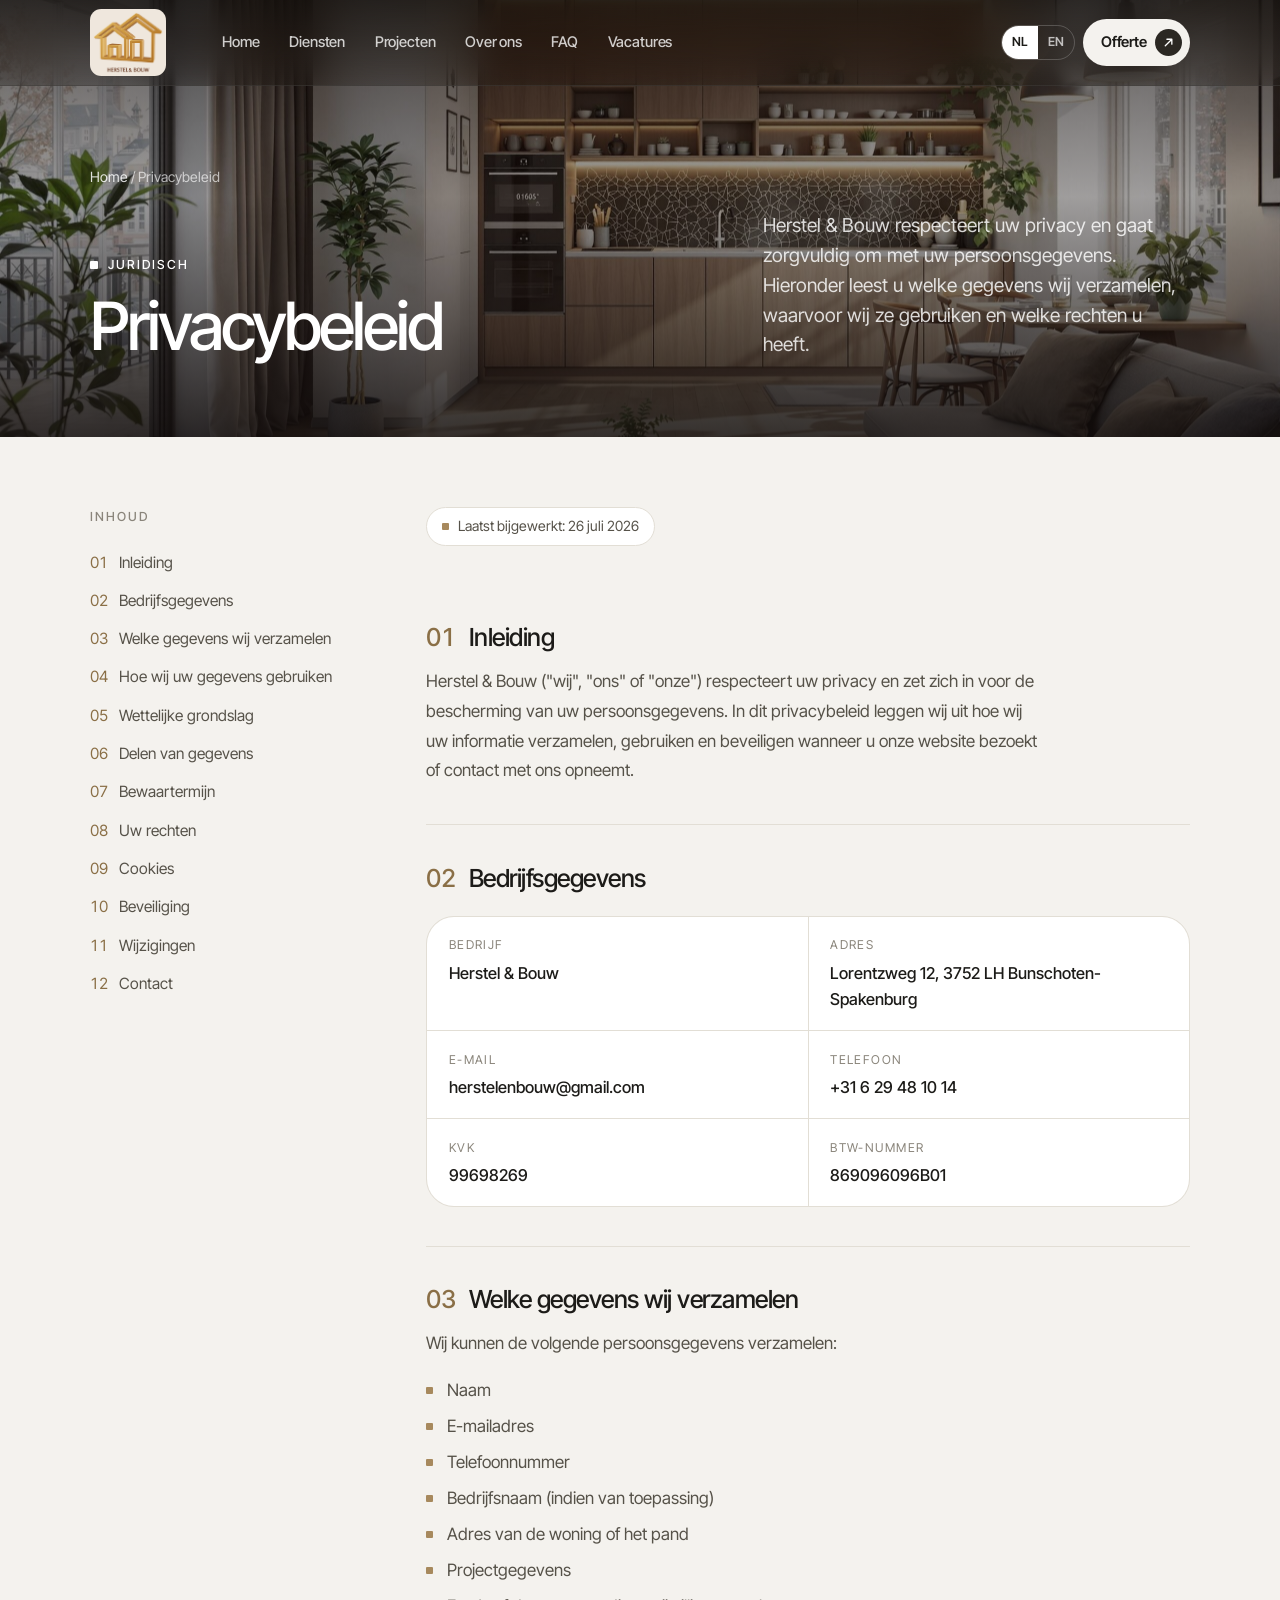
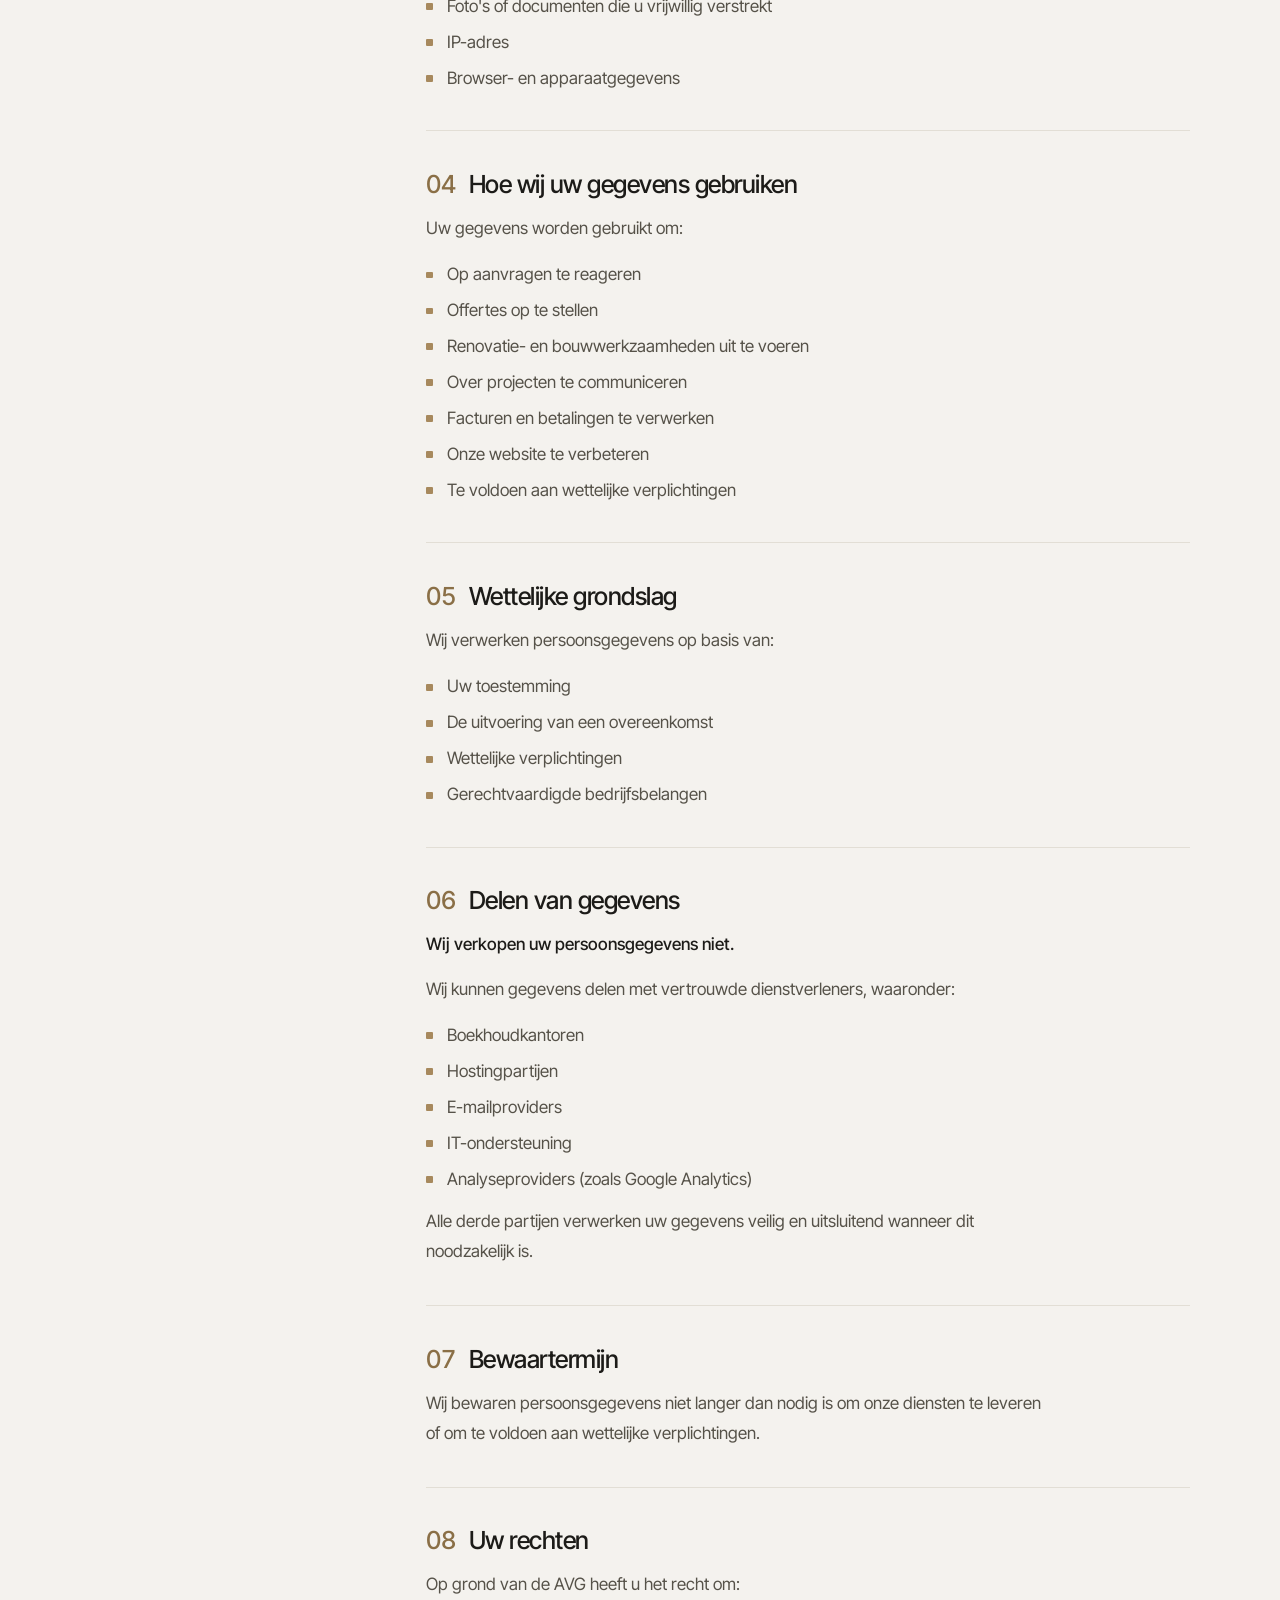
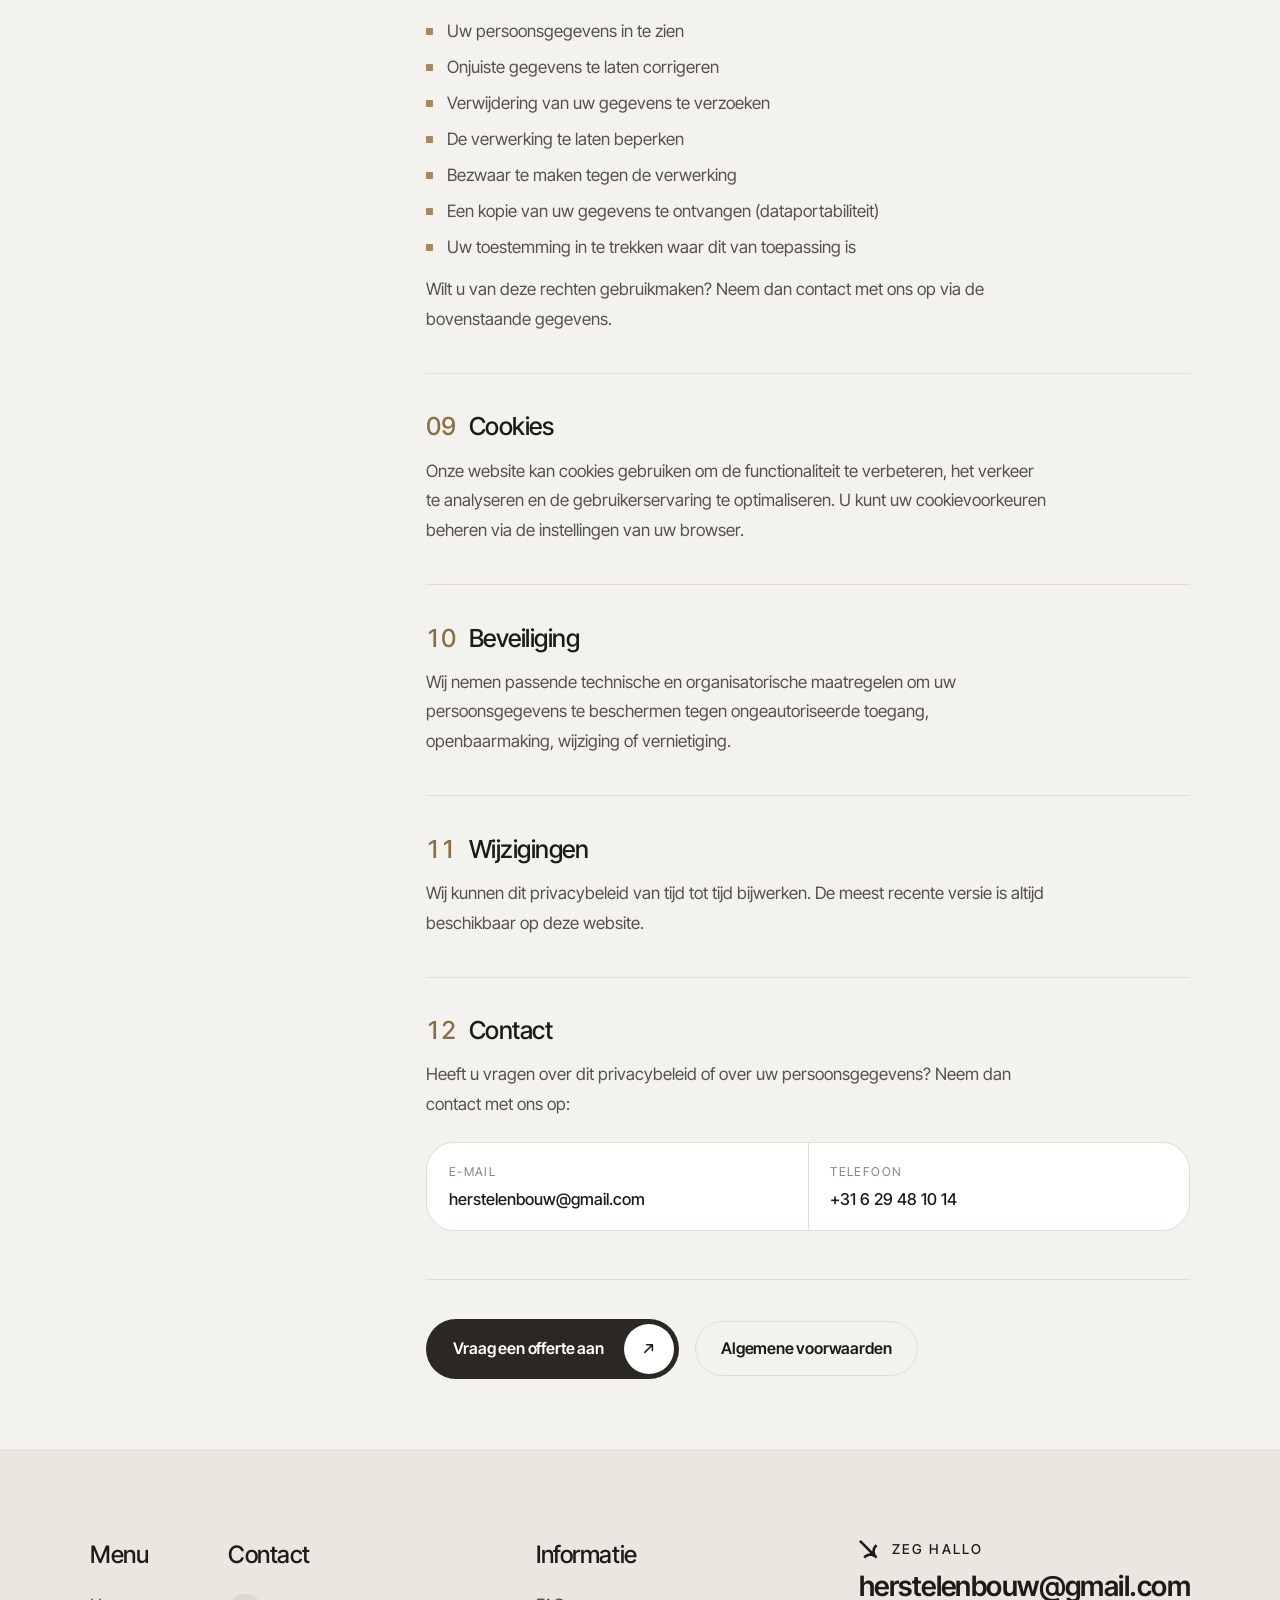
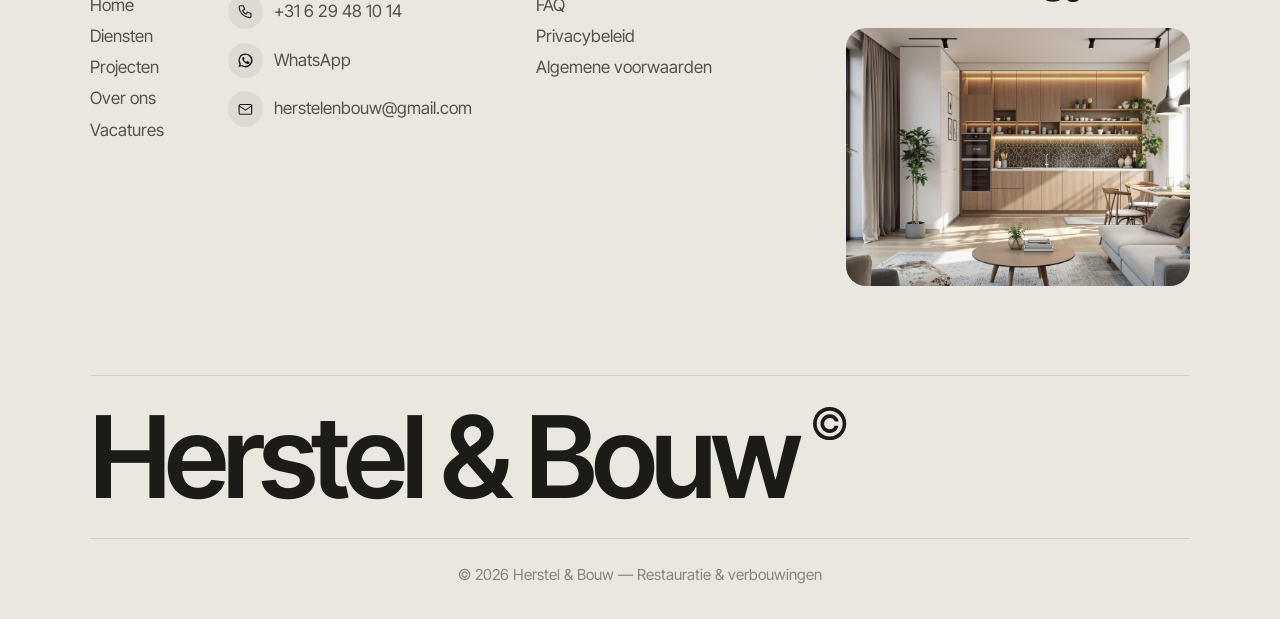
<file: privacy.html>
<!DOCTYPE html>
<html lang="nl">
<head>
  <meta charset="UTF-8" />
  <meta name="viewport" content="width=device-width, initial-scale=1" />
  <title>Privacybeleid — Herstel &amp; Bouw</title>
  <meta name="description" content="Privacybeleid van Herstel & Bouw: welke persoonsgegevens wij verzamelen, waarvoor wij ze gebruiken, met wie wij ze delen en welke rechten u heeft onder de AVG." />
  <meta name="theme-color" content="#fbf9f6" />
  <meta name="robots" content="index, follow" />
  <link rel="icon" href="images/logo.png" />
  <link rel="preload" as="image" href="images/logo-mark.png" />
  <link rel="preconnect" href="https://fonts.googleapis.com" />
  <link rel="preconnect" href="https://fonts.gstatic.com" crossorigin />
  <link href="https://fonts.googleapis.com/css2?family=Inter+Tight:wght@300;400;500;600;700&display=swap" rel="stylesheet" />
  <link rel="stylesheet" href="css/style.css?v=20260807b" />
</head>
<body data-page="legal">

  <!-- ===================== PRELOADER ===================== -->
  <div class="preloader" id="preloader" role="status" aria-live="polite" aria-label="Pagina wordt geladen">
    <div class="pre-inner">
      <div class="pre-mark">
        <img class="pre-logo" src="images/logo-mark.png" alt="Herstel & Bouw" width="1167" height="866" fetchpriority="high" />
        <span class="pre-sheen" aria-hidden="true"></span>
      </div>
      <div class="pre-word" aria-hidden="true">Herstel &amp; Bouw</div>
      <div class="pre-line" aria-hidden="true"></div>
    </div>
  </div>

  <!-- ===================== HEADER ===================== -->
  <header class="navbar">
    <div class="nav-inner">
      <a class="nav-brand" href="index.html" aria-label="Herstel & Bouw home">
        <img src="images/logo-header.png" alt="Herstel & Bouw" />
      </a>
      <nav class="nav-links" aria-label="Hoofdmenu">
        <a href="index.html" data-nav="home" data-i18n="nav.home">Home</a>
        <a href="index.html#services" data-i18n="nav.services">Diensten</a>
        <a href="projects.html" data-nav="projects" data-i18n="nav.projects">Projecten</a>
        <a href="index.html#about" data-i18n="nav.about">Over ons</a>
        <a href="index.html#faq" data-i18n="nav.faq">FAQ</a>
        <a href="vacancies.html" data-nav="vacancies" data-i18n="nav.vacancies">Vacatures</a>
      </nav>
      <div class="nav-actions">
        <div class="lang-switch" role="group" aria-label="Taal / Language">
          <button data-lang="nl" class="is-active">NL</button>
          <button data-lang="en">EN</button>
        </div>
        <a class="nav-cta" href="index.html#contact"><span data-i18n="nav.cta">Offerte</span>
          <span class="btn-ico"><svg viewBox="0 0 16 16" fill="none" stroke="currentColor" stroke-width="1.6" stroke-linecap="round" stroke-linejoin="round"><path d="M4 12 12 4M6 4h6v6"/></svg></span></a>
        <button class="nav-toggle" aria-label="Menu" aria-expanded="false" aria-controls="nav-overlay">
          <span class="bars"><span></span><span></span><span></span></span>
        </button>
      </div>
    </div>
  </header>

  <div class="nav-overlay" id="nav-overlay">
    <div class="nav-overlay-inner">
      <nav class="nav-overlay-menu" aria-label="Hoofdmenu">
        <a data-nav="home" href="index.html"><i class="idx">01</i><span data-i18n="nav.home">Home</span></a>
        <a data-nav="services" href="index.html#services"><i class="idx">02</i><span data-i18n="nav.services">Diensten</span></a>
        <a data-nav="projects" href="projects.html"><i class="idx">03</i><span data-i18n="nav.projects">Projecten</span></a>
        <a data-nav="about" href="index.html#about"><i class="idx">04</i><span data-i18n="nav.about">Over ons</span></a>
        <a data-nav="faq" href="index.html#faq"><i class="idx">05</i><span data-i18n="nav.faq">FAQ</span></a>
        <a data-nav="vacancies" href="vacancies.html"><i class="idx">06</i><span data-i18n="nav.vacancies">Vacatures</span></a>
        <a data-nav="contact" href="index.html#contact"><i class="idx">07</i><span data-i18n="nav.contact">Contact</span></a>
      </nav>
      <div class="nav-overlay-side">
        <div>
          <h6 data-i18n="footer.contact">Contact</h6>
          <a href="tel:+31629481014">+31 6 29 48 10 14</a>
          <a href="mailto:herstelenbouw@gmail.com">herstelenbouw@gmail.com</a>
          <a href="https://wa.me/31629481014" target="_blank" rel="noopener">WhatsApp</a>
        </div>
        <div>
          <h6 data-i18n="footer.regionsTitle">Werkgebied</h6>
          <p style="color:rgba(255,255,255,.6);max-width:18rem">Amsterdam, Almere, Utrecht, Utrecht regio, North &amp; South Holland</p>
        </div>
        <a class="btn" href="index.html#contact"><span data-i18n="btn.quote">Vraag een offerte aan</span>
          <span class="btn-ico"><svg viewBox="0 0 16 16" fill="none" stroke="currentColor" stroke-width="1.6" stroke-linecap="round" stroke-linejoin="round"><path d="M4 12 12 4M6 4h6v6"/></svg></span></a>
      </div>
    </div>
    <div class="nav-overlay-bottom">
      <span>© <span data-year>2026</span> Herstel &amp; Bouw</span>
      <span>Lorentzweg 12d, 3752 LH Bunschoten-Spakenburg</span>
    </div>
  </div>

  <main>
    <!-- ===================== PAGE HERO ===================== -->
    <section class="page-hero">
      <div class="page-hero-bg"><img src="images/projects/living-1.jpg" alt="" aria-hidden="true" /></div>
      <div class="container">
        <nav class="crumbs"><a href="index.html" data-i18n="nav.home">Home</a> / <span data-i18n="footer.privacy">Privacybeleid</span></nav>
        <div class="page-hero-grid">
          <div class="reveal">
            <span class="eyebrow" data-i18n="legal.eyebrow">Juridisch</span>
            <h1 class="display" style="margin-top:1rem" data-i18n="footer.privacy">Privacybeleid</h1>
          </div>
          <p class="lead reveal" data-delay="1" data-i18n="pp.intro">Herstel &amp; Bouw respecteert uw privacy en gaat zorgvuldig om met uw persoonsgegevens. Hieronder leest u welke gegevens wij verzamelen, waarvoor wij ze gebruiken en welke rechten u heeft.</p>
        </div>
      </div>
    </section>

    <!-- ===================== DOCUMENT ===================== -->
    <section class="section">
      <div class="container">
        <div class="legal-wrap">

          <!-- Index -->
          <aside class="legal-index reveal">
            <div class="legal-index-title" data-i18n="legal.contents">Inhoud</div>
            <nav class="legal-index-links" aria-label="Inhoudsopgave privacybeleid">
              <a href="#pp-1"><i>01</i><span data-i18n="pp.1.h">Inleiding</span></a>
              <a href="#pp-2"><i>02</i><span data-i18n="pp.2.h">Bedrijfsgegevens</span></a>
              <a href="#pp-3"><i>03</i><span data-i18n="pp.3.h">Welke gegevens wij verzamelen</span></a>
              <a href="#pp-4"><i>04</i><span data-i18n="pp.4.h">Hoe wij uw gegevens gebruiken</span></a>
              <a href="#pp-5"><i>05</i><span data-i18n="pp.5.h">Wettelijke grondslag</span></a>
              <a href="#pp-6"><i>06</i><span data-i18n="pp.6.h">Delen van gegevens</span></a>
              <a href="#pp-7"><i>07</i><span data-i18n="pp.7.h">Bewaartermijn</span></a>
              <a href="#pp-8"><i>08</i><span data-i18n="pp.8.h">Uw rechten</span></a>
              <a href="#pp-9"><i>09</i><span data-i18n="pp.9.h">Cookies</span></a>
              <a href="#pp-10"><i>10</i><span data-i18n="pp.10.h">Beveiliging</span></a>
              <a href="#pp-11"><i>11</i><span data-i18n="pp.11.h">Wijzigingen</span></a>
              <a href="#pp-12"><i>12</i><span data-i18n="pp.12.h">Contact</span></a>
            </nav>
          </aside>

          <!-- Document -->
          <article class="legal-doc reveal" data-delay="1">
            <p class="legal-updated" data-i18n="legal.updated">Laatst bijgewerkt: 26 juli 2026</p>

            <section class="legal-block" id="pp-1">
              <h2><span class="n">01</span><span data-i18n="pp.1.h">Inleiding</span></h2>
              <p data-i18n="pp.1.p">Herstel &amp; Bouw ("wij", "ons" of "onze") respecteert uw privacy en zet zich in voor de bescherming van uw persoonsgegevens. In dit privacybeleid leggen wij uit hoe wij uw informatie verzamelen, gebruiken en beveiligen wanneer u onze website bezoekt of contact met ons opneemt.</p>
            </section>

            <section class="legal-block" id="pp-2">
              <h2><span class="n">02</span><span data-i18n="pp.2.h">Bedrijfsgegevens</span></h2>
              <div class="legal-facts">
                <div class="legal-fact"><span class="k" data-i18n="legal.company">Bedrijf</span><span class="v">Herstel &amp; Bouw</span></div>
                <div class="legal-fact"><span class="k" data-i18n="legal.address">Adres</span><span class="v">Lorentzweg 12, 3752 LH Bunschoten-Spakenburg</span></div>
                <div class="legal-fact"><span class="k" data-i18n="legal.email">E-mail</span><span class="v"><a href="mailto:herstelenbouw@gmail.com">herstelenbouw@gmail.com</a></span></div>
                <div class="legal-fact"><span class="k" data-i18n="legal.phone">Telefoon</span><span class="v"><a href="tel:+31629481014">+31 6 29 48 10 14</a></span></div>
                <div class="legal-fact"><span class="k" data-i18n="legal.kvk">KvK</span><span class="v">99698269</span></div>
                <div class="legal-fact"><span class="k" data-i18n="legal.vat">Btw-nummer</span><span class="v">869096096B01</span></div>
              </div>
            </section>

            <section class="legal-block" id="pp-3">
              <h2><span class="n">03</span><span data-i18n="pp.3.h">Welke gegevens wij verzamelen</span></h2>
              <p data-i18n="pp.3.p">Wij kunnen de volgende persoonsgegevens verzamelen:</p>
              <ul class="legal-list">
                <li data-i18n="pp.3.l1">Naam</li>
                <li data-i18n="pp.3.l2">E-mailadres</li>
                <li data-i18n="pp.3.l3">Telefoonnummer</li>
                <li data-i18n="pp.3.l4">Bedrijfsnaam (indien van toepassing)</li>
                <li data-i18n="pp.3.l5">Adres van de woning of het pand</li>
                <li data-i18n="pp.3.l6">Projectgegevens</li>
                <li data-i18n="pp.3.l7">Foto's of documenten die u vrijwillig verstrekt</li>
                <li data-i18n="pp.3.l8">IP-adres</li>
                <li data-i18n="pp.3.l9">Browser- en apparaatgegevens</li>
              </ul>
            </section>

            <section class="legal-block" id="pp-4">
              <h2><span class="n">04</span><span data-i18n="pp.4.h">Hoe wij uw gegevens gebruiken</span></h2>
              <p data-i18n="pp.4.p">Uw gegevens worden gebruikt om:</p>
              <ul class="legal-list">
                <li data-i18n="pp.4.l1">Op aanvragen te reageren</li>
                <li data-i18n="pp.4.l2">Offertes op te stellen</li>
                <li data-i18n="pp.4.l3">Renovatie- en bouwwerkzaamheden uit te voeren</li>
                <li data-i18n="pp.4.l4">Over projecten te communiceren</li>
                <li data-i18n="pp.4.l5">Facturen en betalingen te verwerken</li>
                <li data-i18n="pp.4.l6">Onze website te verbeteren</li>
                <li data-i18n="pp.4.l7">Te voldoen aan wettelijke verplichtingen</li>
              </ul>
            </section>

            <section class="legal-block" id="pp-5">
              <h2><span class="n">05</span><span data-i18n="pp.5.h">Wettelijke grondslag</span></h2>
              <p data-i18n="pp.5.p">Wij verwerken persoonsgegevens op basis van:</p>
              <ul class="legal-list">
                <li data-i18n="pp.5.l1">Uw toestemming</li>
                <li data-i18n="pp.5.l2">De uitvoering van een overeenkomst</li>
                <li data-i18n="pp.5.l3">Wettelijke verplichtingen</li>
                <li data-i18n="pp.5.l4">Gerechtvaardigde bedrijfsbelangen</li>
              </ul>
            </section>

            <section class="legal-block" id="pp-6">
              <h2><span class="n">06</span><span data-i18n="pp.6.h">Delen van gegevens</span></h2>
              <p class="legal-emph" data-i18n="pp.6.p1">Wij verkopen uw persoonsgegevens niet.</p>
              <p data-i18n="pp.6.p2">Wij kunnen gegevens delen met vertrouwde dienstverleners, waaronder:</p>
              <ul class="legal-list">
                <li data-i18n="pp.6.l1">Boekhoudkantoren</li>
                <li data-i18n="pp.6.l2">Hostingpartijen</li>
                <li data-i18n="pp.6.l3">E-mailproviders</li>
                <li data-i18n="pp.6.l4">IT-ondersteuning</li>
                <li data-i18n="pp.6.l5">Analyseproviders (zoals Google Analytics)</li>
              </ul>
              <p data-i18n="pp.6.p3">Alle derde partijen verwerken uw gegevens veilig en uitsluitend wanneer dit noodzakelijk is.</p>
            </section>

            <section class="legal-block" id="pp-7">
              <h2><span class="n">07</span><span data-i18n="pp.7.h">Bewaartermijn</span></h2>
              <p data-i18n="pp.7.p">Wij bewaren persoonsgegevens niet langer dan nodig is om onze diensten te leveren of om te voldoen aan wettelijke verplichtingen.</p>
            </section>

            <section class="legal-block" id="pp-8">
              <h2><span class="n">08</span><span data-i18n="pp.8.h">Uw rechten</span></h2>
              <p data-i18n="pp.8.p">Op grond van de AVG heeft u het recht om:</p>
              <ul class="legal-list">
                <li data-i18n="pp.8.l1">Uw persoonsgegevens in te zien</li>
                <li data-i18n="pp.8.l2">Onjuiste gegevens te laten corrigeren</li>
                <li data-i18n="pp.8.l3">Verwijdering van uw gegevens te verzoeken</li>
                <li data-i18n="pp.8.l4">De verwerking te laten beperken</li>
                <li data-i18n="pp.8.l5">Bezwaar te maken tegen de verwerking</li>
                <li data-i18n="pp.8.l6">Een kopie van uw gegevens te ontvangen (dataportabiliteit)</li>
                <li data-i18n="pp.8.l7">Uw toestemming in te trekken waar dit van toepassing is</li>
              </ul>
              <p data-i18n="pp.8.p2">Wilt u van deze rechten gebruikmaken? Neem dan contact met ons op via de bovenstaande gegevens.</p>
            </section>

            <section class="legal-block" id="pp-9">
              <h2><span class="n">09</span><span data-i18n="pp.9.h">Cookies</span></h2>
              <p data-i18n="pp.9.p">Onze website kan cookies gebruiken om de functionaliteit te verbeteren, het verkeer te analyseren en de gebruikerservaring te optimaliseren. U kunt uw cookievoorkeuren beheren via de instellingen van uw browser.</p>
            </section>

            <section class="legal-block" id="pp-10">
              <h2><span class="n">10</span><span data-i18n="pp.10.h">Beveiliging</span></h2>
              <p data-i18n="pp.10.p">Wij nemen passende technische en organisatorische maatregelen om uw persoonsgegevens te beschermen tegen ongeautoriseerde toegang, openbaarmaking, wijziging of vernietiging.</p>
            </section>

            <section class="legal-block" id="pp-11">
              <h2><span class="n">11</span><span data-i18n="pp.11.h">Wijzigingen</span></h2>
              <p data-i18n="pp.11.p">Wij kunnen dit privacybeleid van tijd tot tijd bijwerken. De meest recente versie is altijd beschikbaar op deze website.</p>
            </section>

            <section class="legal-block" id="pp-12">
              <h2><span class="n">12</span><span data-i18n="pp.12.h">Contact</span></h2>
              <p data-i18n="pp.12.p">Heeft u vragen over dit privacybeleid of over uw persoonsgegevens? Neem dan contact met ons op:</p>
              <div class="legal-facts">
                <div class="legal-fact"><span class="k" data-i18n="legal.email">E-mail</span><span class="v"><a href="mailto:herstelenbouw@gmail.com">herstelenbouw@gmail.com</a></span></div>
                <div class="legal-fact"><span class="k" data-i18n="legal.phone">Telefoon</span><span class="v"><a href="tel:+31629481014">+31 6 29 48 10 14</a></span></div>
              </div>
            </section>

            <div class="legal-foot">
              <a class="btn" href="index.html#contact"><span data-i18n="btn.quote">Vraag een offerte aan</span>
                <span class="btn-ico"><svg viewBox="0 0 16 16" fill="none" stroke="currentColor" stroke-width="1.6" stroke-linecap="round" stroke-linejoin="round"><path d="M4 12 12 4M6 4h6v6"/></svg></span></a>
              <a class="btn btn--ghost" href="voorwaarden.html"><span data-i18n="footer.terms">Algemene voorwaarden</span></a>
            </div>
          </article>

        </div>
      </div>
    </section>
  </main>

  <!-- ===================== FOOTER ===================== -->
  <footer class="footer">
    <div class="container">
      <div class="footer-top">
        <div class="footer-menu-grid">
          <div class="footer-menu">
            <div class="footer-menu-text" data-i18n="footer.menu">Menu</div>
            <div class="footer-link-wrap">
              <a class="footer-link" href="index.html"><span class="footer-link-text" data-i18n="nav.home">Home</span><span class="footer-link-text" data-i18n="nav.home">Home</span></a>
              <a class="footer-link" href="index.html#services"><span class="footer-link-text" data-i18n="nav.services">Diensten</span><span class="footer-link-text" data-i18n="nav.services">Diensten</span></a>
              <a class="footer-link" href="projects.html"><span class="footer-link-text" data-i18n="nav.projects">Projecten</span><span class="footer-link-text" data-i18n="nav.projects">Projecten</span></a>
              <a class="footer-link" href="index.html#about"><span class="footer-link-text" data-i18n="nav.about">Over ons</span><span class="footer-link-text" data-i18n="nav.about">Over ons</span></a>
              <a class="footer-link" href="vacancies.html"><span class="footer-link-text" data-i18n="nav.vacancies">Vacatures</span><span class="footer-link-text" data-i18n="nav.vacancies">Vacatures</span></a>
            </div>
          </div>
          <div class="footer-menu">
            <div class="footer-menu-text" data-i18n="footer.contact">Contact</div>
            <div class="footer-contact-list">
              <a class="footer-contact-row" href="tel:+31629481014">
                <span class="fc-ico"><svg viewBox="0 0 24 24" fill="none" stroke="currentColor" stroke-width="1.6" stroke-linecap="round" stroke-linejoin="round"><path d="M5 4h4l2 5-3 2a12 12 0 0 0 5 5l2-3 5 2v4a2 2 0 0 1-2 2A16 16 0 0 1 3 6a2 2 0 0 1 2-2z"/></svg></span>
                <span class="fc-text">+31 6 29 48 10 14</span>
              </a>
              <a class="footer-contact-row" href="https://wa.me/31629481014" target="_blank" rel="noopener">
                <span class="fc-ico"><svg viewBox="0 0 24 24" fill="currentColor"><path d="M12 2a10 10 0 0 0-8.6 15l-1.3 4.6 4.7-1.2A10 10 0 1 0 12 2zm0 2a8 8 0 1 1-4.2 14.8l-.3-.2-2.5.7.7-2.4-.2-.3A8 8 0 0 1 12 4zm4.5 9.7c-.2-.1-1.4-.7-1.6-.8-.2-.1-.4-.1-.5.1l-.7.9c-.1.2-.3.2-.5.1a6.5 6.5 0 0 1-3.2-2.8c-.1-.2 0-.4.1-.5l.4-.5.2-.4v-.4l-.8-1.8c-.2-.4-.4-.4-.5-.4h-.5c-.2 0-.4 0-.6.3a3 3 0 0 0-.9 2.2c0 1.3 1 2.6 1.1 2.8.1.2 1.9 2.9 4.6 4 .6.3 1.1.4 1.5.5.6.2 1.2.2 1.6.1.5-.1 1.4-.6 1.6-1.1.2-.6.2-1 .1-1.1z"/></svg></span>
                <span class="fc-text">WhatsApp</span>
              </a>
              <a class="footer-contact-row" href="mailto:herstelenbouw@gmail.com">
                <span class="fc-ico"><svg viewBox="0 0 24 24" fill="none" stroke="currentColor" stroke-width="1.6" stroke-linecap="round" stroke-linejoin="round"><rect x="3" y="5" width="18" height="14" rx="2"/><path d="m3 7 9 6 9-6"/></svg></span>
                <span class="fc-text">herstelenbouw@gmail.com</span>
              </a>
            </div>
          </div>
          <div class="footer-menu">
            <div class="footer-menu-text" data-i18n="footer.info">Informatie</div>
            <div class="footer-link-wrap">
              <a class="footer-link" href="index.html#faq"><span class="footer-link-text" data-i18n="nav.faq">FAQ</span><span class="footer-link-text" data-i18n="nav.faq">FAQ</span></a>
              <a class="footer-link" href="privacy.html"><span class="footer-link-text" data-i18n="footer.privacy">Privacybeleid</span><span class="footer-link-text" data-i18n="footer.privacy">Privacybeleid</span></a>
              <a class="footer-link" href="voorwaarden.html"><span class="footer-link-text" data-i18n="footer.terms">Algemene voorwaarden</span><span class="footer-link-text" data-i18n="footer.terms">Algemene voorwaarden</span></a>
            </div>
          </div>
        </div>
        <div class="footer-right">
          <div class="footer-right-top">
            <div class="say-hello-block">
              <svg class="say-hello-icon" xmlns="http://www.w3.org/2000/svg" viewBox="0 0 17 17" fill="none"><path fill-rule="evenodd" clip-rule="evenodd" d="M15.568 13.9187C13.572 11.9227 13.5846 8.27161 15.5962 6.26L16.4209 5.43523L14.7835 3.79776L13.9587 4.62253C12.4956 6.08567 11.7601 8.09506 11.7519 10.1026L1.64954 0.00023769L2.62604e-06 1.64978L10.1024 11.7522C8.09484 11.7603 6.08544 12.4958 4.6223 13.9589L3.79753 14.7837L5.435 16.4212L6.25977 15.5964C8.27139 13.5848 11.9224 13.5722 13.9185 15.5683L14.7372 16.387L16.3868 14.7375L15.568 13.9187Z" fill="currentColor"/></svg>
              <span class="say-hello-label" data-i18n="footer.sayHello">Zeg hallo</span>
            </div>
            <a class="footer-email" href="mailto:herstelenbouw@gmail.com">herstelenbouw@gmail.com</a>
          </div>
          <img class="footer-image" src="images/projects/living-1.jpg" alt="Afgewerkte woonkamerrenovatie door Herstel &amp; Bouw" loading="lazy" />
        </div>
      </div>
      <div class="footer-text-wrap">
        <div class="footer-text-wrap-main">
          <div class="footer-bold-text">Herstel &amp; Bouw</div>
          <svg class="footer-icon" xmlns="http://www.w3.org/2000/svg" viewBox="0 0 47 47" fill="none"><path d="M10.5259 23.5C10.5259 21.0521 11.1175 18.8286 12.3006 16.8294C13.4838 14.8303 15.0749 13.2392 17.074 12.056C19.0935 10.8524 21.317 10.2609 23.7445 10.2812C25.866 10.2609 27.8142 10.7096 29.5889 11.6276C31.384 12.5252 32.8629 13.7593 34.0257 15.3301C35.2088 16.8804 35.9432 18.645 36.2288 20.6237H30.8434C30.5374 19.1141 29.7011 17.8698 28.3343 16.8906C26.988 15.9115 25.4581 15.4219 23.7445 15.4219C22.2758 15.4219 20.9295 15.7891 19.7055 16.5234C18.4816 17.2374 17.5024 18.2064 16.768 19.4303C16.0541 20.6543 15.6869 22.0109 15.6665 23.5C15.6869 24.9688 16.0541 26.3151 16.768 27.5391C17.5024 28.763 18.4816 29.732 19.7055 30.446C20.9295 31.1599 22.2758 31.5169 23.7445 31.5169C25.4581 31.5373 26.9064 31.0579 28.0895 30.0788C29.2931 29.0996 30.0479 27.8451 30.3538 26.3151H35.7392C35.474 28.2938 34.7906 30.0686 33.6891 31.6393C32.5875 33.1897 31.18 34.4238 29.4665 35.3418C27.7734 36.2394 25.866 36.6984 23.7445 36.7188C21.317 36.6984 19.0935 36.0966 17.074 34.9134C15.0749 33.7303 13.4838 32.1391 12.3006 30.14C11.1175 28.1408 10.5259 25.9275 10.5259 23.5ZM23.4997 47C20.2767 47 17.2372 46.388 14.3814 45.1641C11.5459 43.9401 9.047 42.2572 6.88469 40.1152C4.72239 37.9529 3.02926 35.454 1.80532 32.6185C0.601773 29.783 0 26.7435 0 23.5C0.0203991 20.2565 0.642571 17.217 1.86652 14.3815C3.09046 11.5256 4.77339 9.02669 6.91529 6.88477C9.07759 4.72244 11.5765 3.0395 14.412 1.83594C17.2474 0.611979 20.2767 0 23.4997 0C26.7636 0 29.8133 0.611979 32.6487 1.83594C35.4842 3.0395 37.9729 4.72244 40.1148 6.88477C42.2771 9.02669 43.96 11.5256 45.1636 14.3815C46.3875 17.217 46.9995 20.2565 46.9995 23.5C47.0199 26.7435 46.4181 29.783 45.1942 32.6185C43.9906 35.454 42.3077 37.9529 40.1454 40.1152C38.0035 42.2572 35.5046 43.9401 32.6487 45.1641C29.8133 46.388 26.7636 47 23.4997 47ZM23.4997 41.7982C26.0496 41.7982 28.4363 41.329 30.6598 40.3906C32.8833 39.4319 34.8314 38.1161 36.5042 36.4434C38.1973 34.7706 39.513 32.8327 40.4514 30.6296C41.3897 28.406 41.8589 26.0295 41.8589 23.5C41.8589 20.9501 41.3795 18.5736 40.4208 16.3704C39.462 14.1469 38.1463 12.1988 36.4736 10.526C34.8008 8.8329 32.8527 7.51714 30.6292 6.57878C28.4261 5.62001 26.0496 5.14062 23.4997 5.14062C20.9907 5.14062 18.6244 5.62001 16.4009 6.57878C14.1978 7.51714 12.2599 8.8329 10.5871 10.526C8.9144 12.1988 7.59866 14.1469 6.6399 16.3704C5.68115 18.594 5.20177 20.9705 5.20177 23.5C5.18137 26.0091 5.64035 28.3754 6.57871 30.599C7.53746 32.8021 8.8532 34.7502 10.5259 36.4434C12.2191 38.1161 14.1672 39.4319 16.3703 40.3906C18.5938 41.329 20.9703 41.7982 23.4997 41.7982Z" fill="currentColor"/></svg>
        </div>
      </div>
      <div class="footer-copywrite">
        <div class="footer-credit">
          <span>&copy; <span data-year>2026</span> Herstel &amp; Bouw &mdash; <span data-i18n="brand.sub">Restauratie &amp; verbouwingen</span></span>
        </div>
      </div>
    </div>
  </footer>

  <script src="js/i18n.js?v=20260807"></script>
  <script src="js/data.js?v=20260807"></script>
  <script src="js/main.js?v=20260807b"></script>
</body>
</html>
</file>
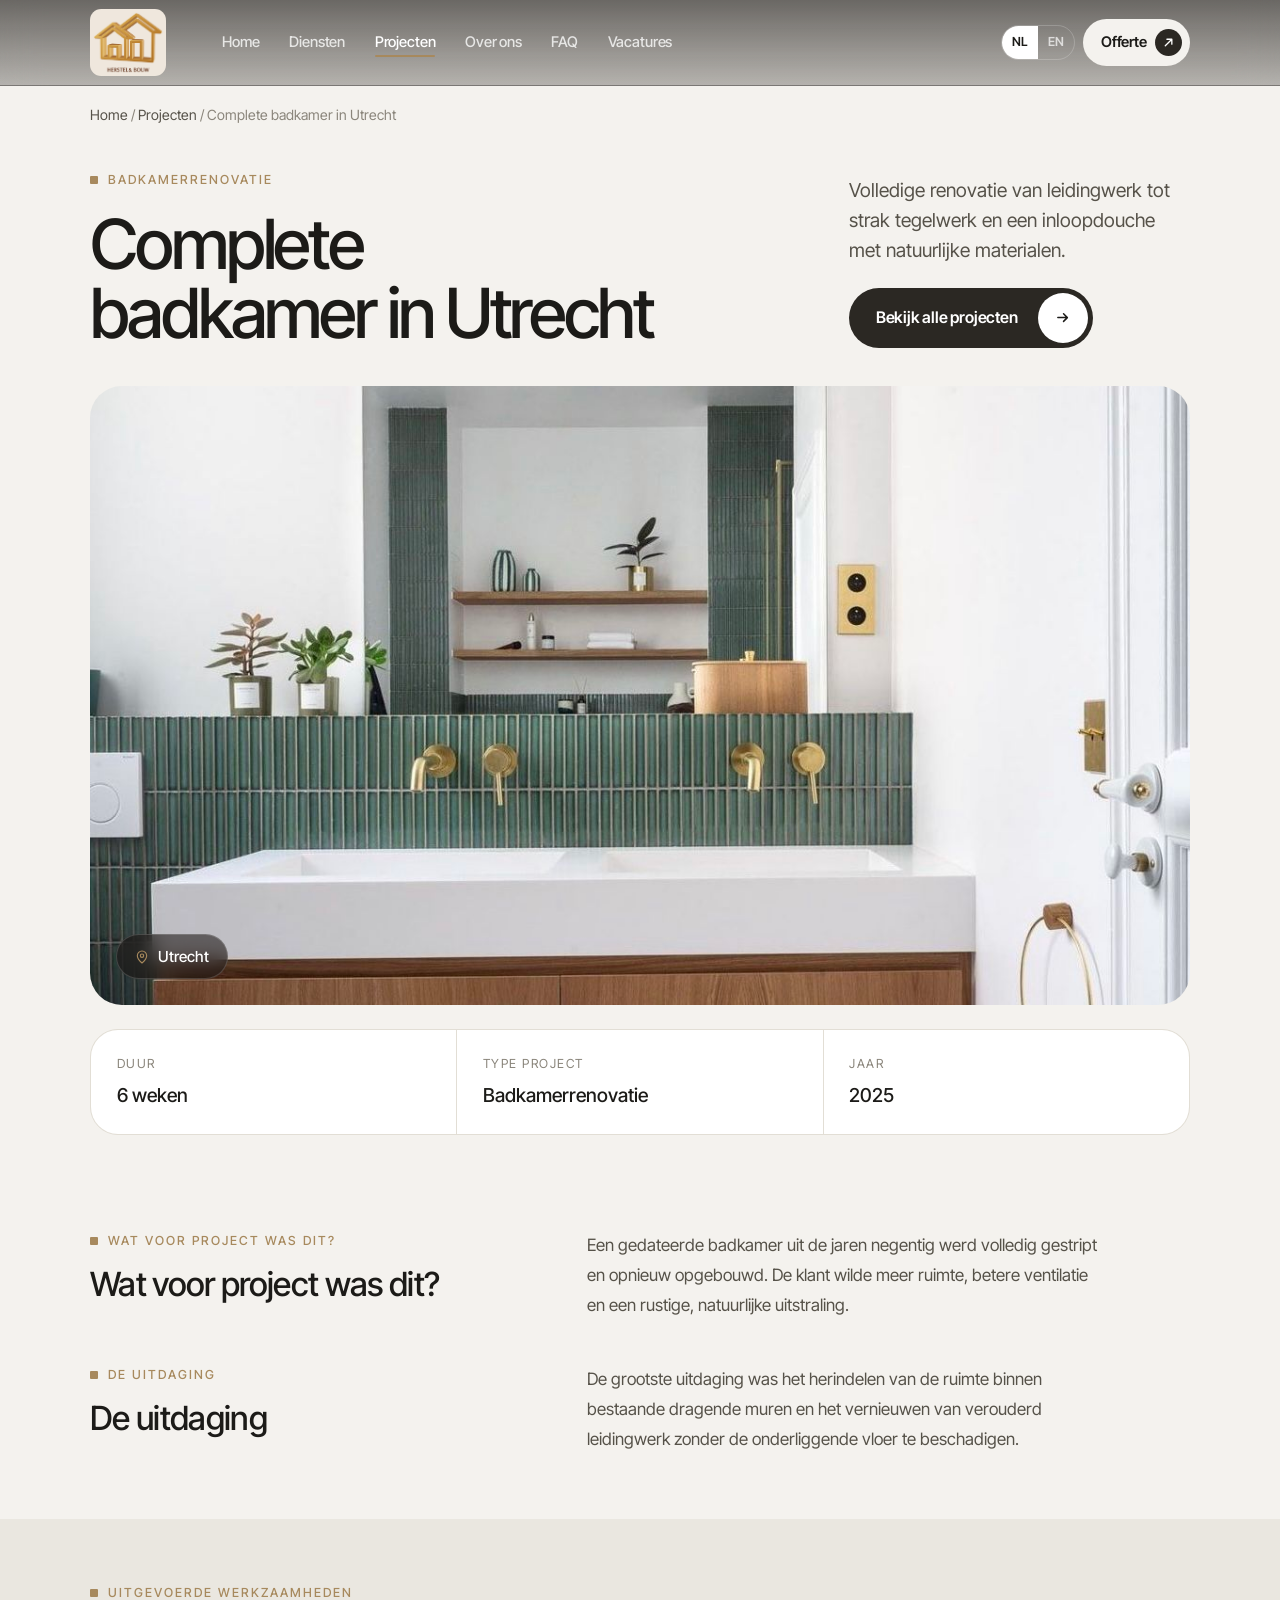
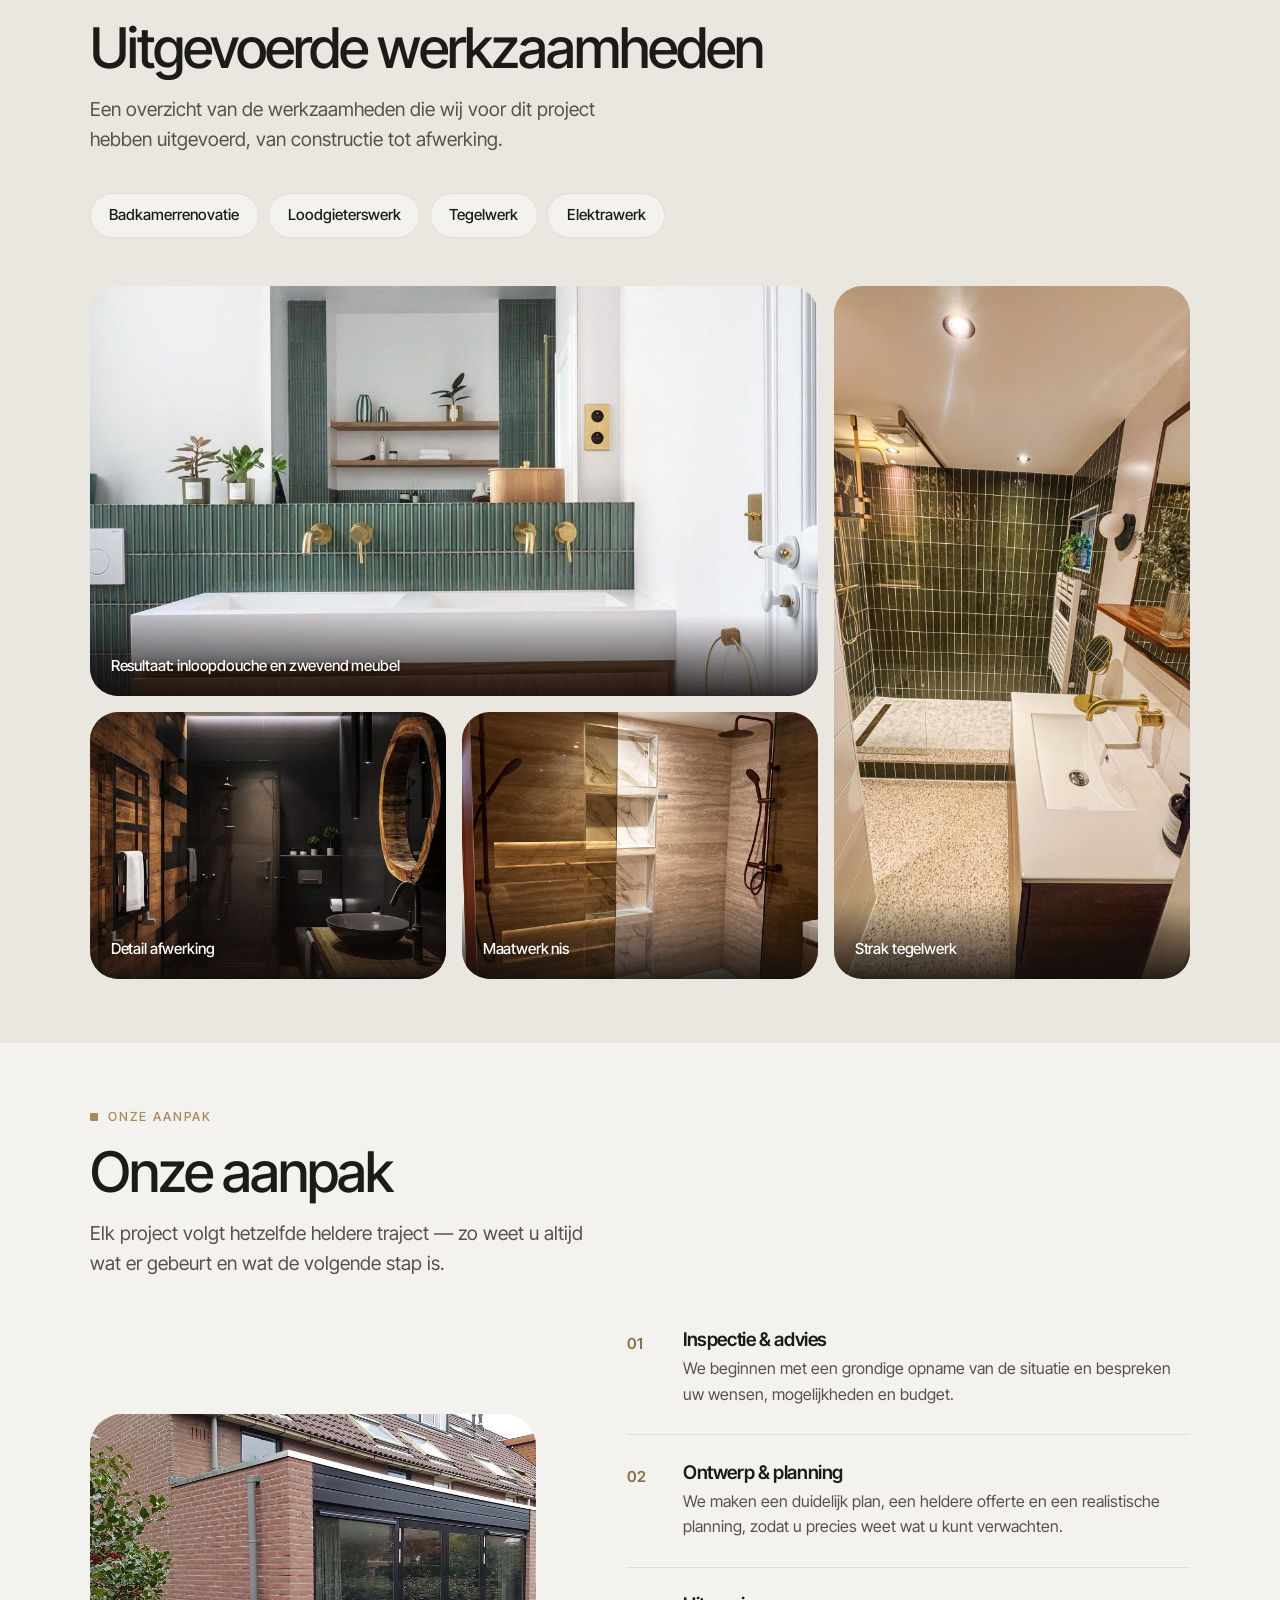
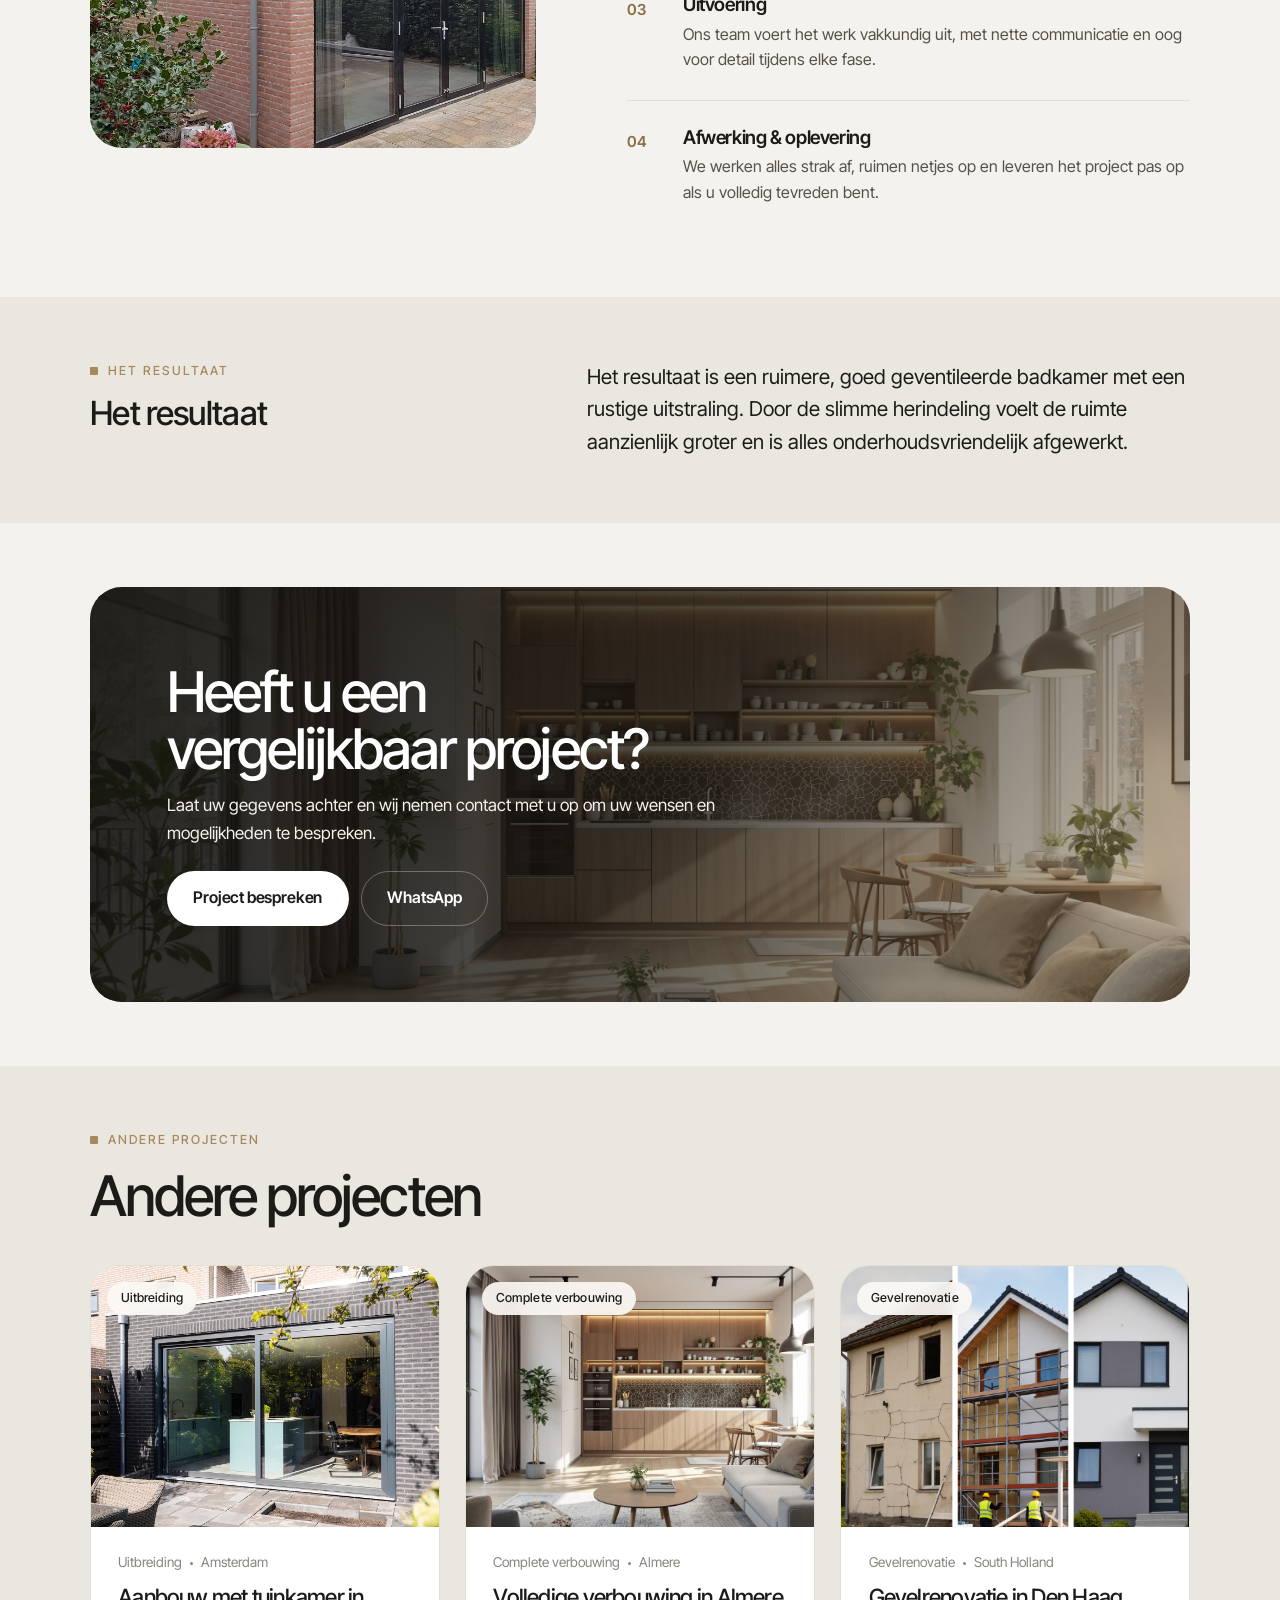
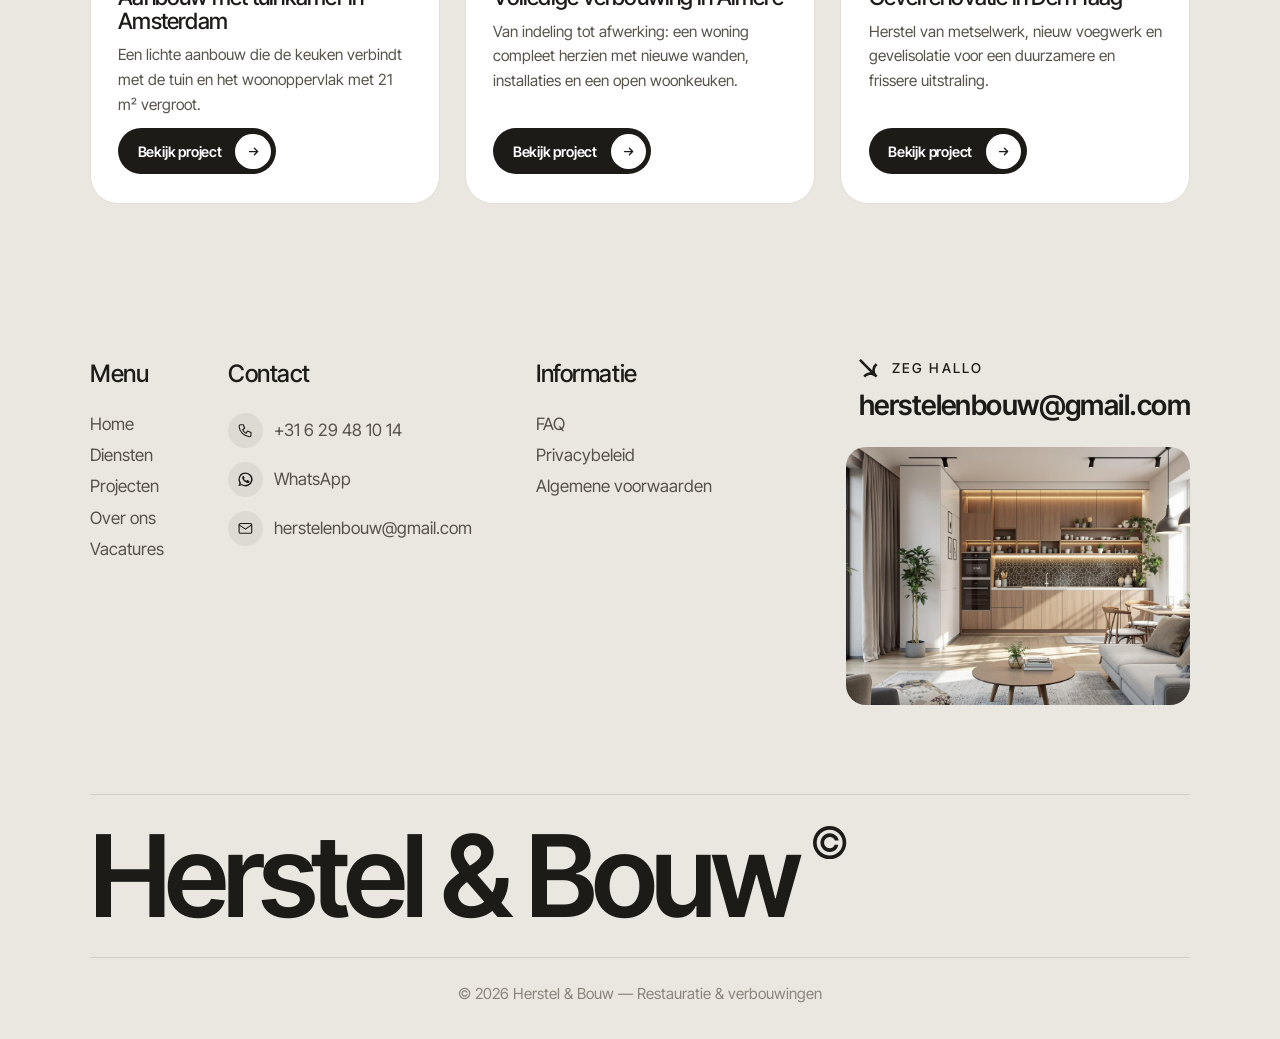
<file: project.html>
<!DOCTYPE html>
<html lang="nl">
<head>
  <meta charset="UTF-8" />
  <meta name="viewport" content="width=device-width, initial-scale=1" />
  <title>Project — Herstel &amp; Bouw</title>
  <meta name="description" content="Een renovatie- of bouwproject van Herstel & Bouw, uitgevoerd met aandacht voor detail, planning en kwaliteit." />
  <meta name="theme-color" content="#fbf9f6" />
  <link rel="icon" href="images/logo.png" />
  <link rel="preload" as="image" href="images/logo-mark.png" />
  <link rel="preconnect" href="https://fonts.googleapis.com" />
  <link rel="preconnect" href="https://fonts.gstatic.com" crossorigin />
  <link href="https://fonts.googleapis.com/css2?family=Inter+Tight:wght@300;400;500;600;700&display=swap" rel="stylesheet" />
  <link rel="stylesheet" href="css/style.css?v=20260807b" />
</head>
<body data-page="projects">

  <!-- ===================== PRELOADER ===================== -->
  <div class="preloader" id="preloader" role="status" aria-live="polite" aria-label="Pagina wordt geladen">
    <div class="pre-inner">
      <div class="pre-mark">
        <img class="pre-logo" src="images/logo-mark.png" alt="Herstel & Bouw" width="1167" height="866" fetchpriority="high" />
        <span class="pre-sheen" aria-hidden="true"></span>
      </div>
      <div class="pre-word" aria-hidden="true">Herstel &amp; Bouw</div>
      <div class="pre-line" aria-hidden="true"></div>
    </div>
  </div>

  <header class="navbar">
    <div class="nav-inner">
      <a class="nav-brand" href="index.html" aria-label="Herstel & Bouw home">
        <img src="images/logo-header.png" alt="Herstel & Bouw" />
      </a>
      <nav class="nav-links" aria-label="Hoofdmenu">
        <a href="index.html" data-nav="home" data-i18n="nav.home">Home</a>
        <a href="index.html#services" data-i18n="nav.services">Diensten</a>
        <a href="projects.html" data-nav="projects" data-i18n="nav.projects">Projecten</a>
        <a href="index.html#about" data-i18n="nav.about">Over ons</a>
        <a href="index.html#faq" data-i18n="nav.faq">FAQ</a>
        <a href="vacancies.html" data-nav="vacancies" data-i18n="nav.vacancies">Vacatures</a>
      </nav>
      <div class="nav-actions">
        <div class="lang-switch" role="group" aria-label="Taal / Language">
          <button data-lang="nl" class="is-active">NL</button>
          <button data-lang="en">EN</button>
        </div>
        <a class="nav-cta" href="index.html#contact"><span data-i18n="nav.cta">Offerte</span>
          <span class="btn-ico"><svg viewBox="0 0 16 16" fill="none" stroke="currentColor" stroke-width="1.6" stroke-linecap="round" stroke-linejoin="round"><path d="M4 12 12 4M6 4h6v6"/></svg></span></a>
        <button class="nav-toggle" aria-label="Menu" aria-expanded="false" aria-controls="nav-overlay">
          <span class="bars"><span></span><span></span><span></span></span>
        </button>
      </div>
    </div>
  </header>

  <div class="nav-overlay" id="nav-overlay">
    <div class="nav-overlay-inner">
      <nav class="nav-overlay-menu" aria-label="Hoofdmenu">
        <a data-nav="home" href="index.html"><i class="idx">01</i><span data-i18n="nav.home">Home</span></a>
        <a data-nav="services" href="index.html#services"><i class="idx">02</i><span data-i18n="nav.services">Diensten</span></a>
        <a data-nav="projects" href="projects.html"><i class="idx">03</i><span data-i18n="nav.projects">Projecten</span></a>
        <a data-nav="about" href="index.html#about"><i class="idx">04</i><span data-i18n="nav.about">Over ons</span></a>
        <a data-nav="faq" href="index.html#faq"><i class="idx">05</i><span data-i18n="nav.faq">FAQ</span></a>
        <a data-nav="vacancies" href="vacancies.html"><i class="idx">06</i><span data-i18n="nav.vacancies">Vacatures</span></a>
        <a data-nav="contact" href="index.html#contact"><i class="idx">07</i><span data-i18n="nav.contact">Contact</span></a>
      </nav>
      <div class="nav-overlay-side">
        <div>
          <h6 data-i18n="footer.contact">Contact</h6>
          <a href="tel:+31629481014">+31 6 29 48 10 14</a>
          <a href="mailto:herstelenbouw@gmail.com">herstelenbouw@gmail.com</a>
          <a href="https://wa.me/31629481014" target="_blank" rel="noopener">WhatsApp</a>
        </div>
        <div>
          <h6 data-i18n="footer.regionsTitle">Werkgebied</h6>
          <p style="color:rgba(255,255,255,.6);max-width:18rem">Amsterdam, Almere, Utrecht, Utrecht regio, North &amp; South Holland</p>
        </div>
        <a class="btn" href="index.html#contact"><span data-i18n="btn.quote">Vraag een offerte aan</span>
          <span class="btn-ico"><svg viewBox="0 0 16 16" fill="none" stroke="currentColor" stroke-width="1.6" stroke-linecap="round" stroke-linejoin="round"><path d="M4 12 12 4M6 4h6v6"/></svg></span></a>
      </div>
    </div>
    <div class="nav-overlay-bottom">
      <span>© <span data-year>2026</span> Herstel &amp; Bouw</span>
      <span>Lorentzweg 12d, 3752 LH Bunschoten-Spakenburg</span>
    </div>
  </div>

  <main id="single-project">
    <!-- CASE HERO -->
    <section class="case-hero">
      <div class="container">
        <nav class="crumbs"><a href="index.html" data-i18n="nav.home">Home</a> / <a href="projects.html" data-i18n="sp.crumbProjects">Projecten</a> / <span id="sp-title">Project</span></nav>
        <div class="case-hero-grid">
          <div class="reveal">
            <span class="eyebrow" id="sp-tag">Project</span>
            <h1 class="display" style="margin-top:1.1rem" id="sp-title-h1"></h1>
          </div>
          <div class="case-hero-aside reveal" data-delay="1">
            <p class="lead" id="sp-short"></p>
            <a class="btn" href="projects.html"><span data-i18n="sp.viewAll">Bekijk alle projecten</span>
              <span class="btn-ico"><svg viewBox="0 0 16 16" fill="none" stroke="currentColor" stroke-width="1.6" stroke-linecap="round" stroke-linejoin="round"><path d="M3 8h10M9 4l4 4-4 4"/></svg></span></a>
          </div>
        </div>
      </div>
      <div class="container case-hero-media reveal" data-delay="1">
        <img id="sp-cover" src="" alt="" />
        <span class="cover-loc">
          <svg width="16" height="16" viewBox="0 0 24 24" fill="none" stroke="currentColor" stroke-width="1.7" stroke-linecap="round" stroke-linejoin="round"><path d="M12 21s7-6.2 7-11a7 7 0 1 0-14 0c0 4.8 7 11 7 11z"/><circle cx="12" cy="10" r="2.5"/></svg>
          <span id="sp-location"></span>
        </span>
      </div>
      <div class="container">
        <div class="proj-meta-strip reveal" id="sp-meta"></div>
      </div>
    </section>

    <!-- ABOUT + CHALLENGE -->
    <section class="section">
      <div class="container case-rows">
        <div class="case-row reveal">
          <div class="case-row-head">
            <span class="eyebrow" data-i18n="sp.about">Wat voor project was dit?</span>
            <h2 class="case-h" data-i18n="sp.about">Wat voor project was dit?</h2>
          </div>
          <p class="case-body" id="sp-intro"></p>
        </div>
        <div class="case-row reveal">
          <div class="case-row-head">
            <span class="eyebrow" data-i18n="sp.challenge">De uitdaging</span>
            <h2 class="case-h" data-i18n="sp.challenge">De uitdaging</h2>
          </div>
          <p class="case-body" id="sp-challenge"></p>
        </div>
      </div>
    </section>

    <!-- SERVICE WE PROVIDED -->
    <section class="section section--cream">
      <div class="container">
        <div class="section-header reveal">
          <span class="eyebrow" data-i18n="sp.work">Uitgevoerde werkzaamheden</span>
          <h2 class="h2" data-i18n="sp.work">Uitgevoerde werkzaamheden</h2>
          <p class="lead" data-i18n="sp.serviceIntro">Een overzicht van de werkzaamheden die wij voor dit project hebben uitgevoerd, van constructie tot afwerking.</p>
        </div>
        <ul class="service-chips reveal" id="sp-services" data-delay="1"></ul>
        <div class="gallery-grid reveal" id="sp-gallery" data-delay="1"></div>
      </div>
    </section>

    <!-- OUR APPROACH / PROCESS -->
    <section class="section">
      <div class="container">
        <div class="section-header reveal">
          <span class="eyebrow" data-i18n="sp.process">Onze aanpak</span>
          <h2 class="h2" data-i18n="sp.process">Onze aanpak</h2>
          <p class="lead" data-i18n="sp.processSub">Elk project volgt hetzelfde heldere traject — zo weet u altijd wat er gebeurt en wat de volgende stap is.</p>
        </div>
        <div class="process-grid">
          <div class="process-media reveal"><img src="images/projects/extension-1.jpg" alt="Bouwteam aan het werk tijdens de uitvoering" loading="lazy" /></div>
          <ol class="process-steps reveal" data-delay="1">
            <li class="process-step"><span class="ps-num">01</span><div><h3 data-i18n="sp.proc.1.t">Inspectie &amp; advies</h3><p data-i18n="sp.proc.1.d">We beginnen met een grondige opname van de situatie en bespreken uw wensen, mogelijkheden en budget.</p></div></li>
            <li class="process-step"><span class="ps-num">02</span><div><h3 data-i18n="sp.proc.2.t">Ontwerp &amp; planning</h3><p data-i18n="sp.proc.2.d">We maken een duidelijk plan, een heldere offerte en een realistische planning, zodat u precies weet wat u kunt verwachten.</p></div></li>
            <li class="process-step"><span class="ps-num">03</span><div><h3 data-i18n="sp.proc.3.t">Uitvoering</h3><p data-i18n="sp.proc.3.d">Ons team voert het werk vakkundig uit, met nette communicatie en oog voor detail tijdens elke fase.</p></div></li>
            <li class="process-step"><span class="ps-num">04</span><div><h3 data-i18n="sp.proc.4.t">Afwerking &amp; oplevering</h3><p data-i18n="sp.proc.4.d">We werken alles strak af, ruimen netjes op en leveren het project pas op als u volledig tevreden bent.</p></div></li>
          </ol>
        </div>
      </div>
    </section>

    <!-- PROJECT RESULTS -->
    <section class="section section--cream">
      <div class="container case-rows">
        <div class="case-row reveal">
          <div class="case-row-head">
            <span class="eyebrow" data-i18n="sp.results">Het resultaat</span>
            <h2 class="case-h" data-i18n="sp.results">Het resultaat</h2>
          </div>
          <p class="case-body case-body--lead" id="sp-result"></p>
        </div>
      </div>
    </section>

    <!-- CTA -->
    <section class="section section--tight">
      <div class="container">
        <div class="cta-band reveal">
          <div class="cta-band-bg"><img src="images/projects/living-1.jpg" alt="" aria-hidden="true" /></div>
          <div class="cta-band-inner">
            <div class="cta-copy">
              <h2 class="h2" data-i18n="sp.ctaTitle">Heeft u een vergelijkbaar project?</h2>
              <p data-i18n="sp.ctaSub">Laat uw gegevens achter en wij nemen contact met u op om uw wensen en mogelijkheden te bespreken.</p>
            </div>
            <div class="btns">
              <a class="btn btn--light" href="index.html#contact"><span data-i18n="btn.discuss">Project bespreken</span></a>
              <a class="btn btn--ghost" href="https://wa.me/31629481014" target="_blank" rel="noopener" style="--fg:#fff;border-color:rgba(255,255,255,.3)"><span data-i18n="btn.whatsapp">WhatsApp</span></a>
            </div>
          </div>
        </div>
      </div>
    </section>

    <!-- OTHER PROJECTS -->
    <section class="section section--cream">
      <div class="container">
        <div class="section-header reveal">
          <span class="eyebrow" data-i18n="sp.other">Andere projecten</span>
          <h2 class="h2" data-i18n="sp.other">Andere projecten</h2>
        </div>
        <div class="projects-grid cols-3" id="sp-other" style="margin-top:2.5rem"></div>
      </div>
    </section>
  </main>

  <footer class="footer">
    <div class="container">
      <div class="footer-top">
        <div class="footer-menu-grid">
          <div class="footer-menu">
            <div class="footer-menu-text" data-i18n="footer.menu">Menu</div>
            <div class="footer-link-wrap">
              <a class="footer-link" href="index.html"><span class="footer-link-text" data-i18n="nav.home">Home</span><span class="footer-link-text" data-i18n="nav.home">Home</span></a>
              <a class="footer-link" href="index.html#services"><span class="footer-link-text" data-i18n="nav.services">Diensten</span><span class="footer-link-text" data-i18n="nav.services">Diensten</span></a>
              <a class="footer-link" href="projects.html"><span class="footer-link-text" data-i18n="nav.projects">Projecten</span><span class="footer-link-text" data-i18n="nav.projects">Projecten</span></a>
              <a class="footer-link" href="index.html#about"><span class="footer-link-text" data-i18n="nav.about">Over ons</span><span class="footer-link-text" data-i18n="nav.about">Over ons</span></a>
              <a class="footer-link" href="vacancies.html"><span class="footer-link-text" data-i18n="nav.vacancies">Vacatures</span><span class="footer-link-text" data-i18n="nav.vacancies">Vacatures</span></a>
            </div>
          </div>
          <div class="footer-menu">
            <div class="footer-menu-text" data-i18n="footer.contact">Contact</div>
            <div class="footer-contact-list">
              <a class="footer-contact-row" href="tel:+31629481014">
                <span class="fc-ico"><svg viewBox="0 0 24 24" fill="none" stroke="currentColor" stroke-width="1.6" stroke-linecap="round" stroke-linejoin="round"><path d="M5 4h4l2 5-3 2a12 12 0 0 0 5 5l2-3 5 2v4a2 2 0 0 1-2 2A16 16 0 0 1 3 6a2 2 0 0 1 2-2z"/></svg></span>
                <span class="fc-text">+31 6 29 48 10 14</span>
              </a>
              <a class="footer-contact-row" href="https://wa.me/31629481014" target="_blank" rel="noopener">
                <span class="fc-ico"><svg viewBox="0 0 24 24" fill="currentColor"><path d="M12 2a10 10 0 0 0-8.6 15l-1.3 4.6 4.7-1.2A10 10 0 1 0 12 2zm0 2a8 8 0 1 1-4.2 14.8l-.3-.2-2.5.7.7-2.4-.2-.3A8 8 0 0 1 12 4zm4.5 9.7c-.2-.1-1.4-.7-1.6-.8-.2-.1-.4-.1-.5.1l-.7.9c-.1.2-.3.2-.5.1a6.5 6.5 0 0 1-3.2-2.8c-.1-.2 0-.4.1-.5l.4-.5.2-.4v-.4l-.8-1.8c-.2-.4-.4-.4-.5-.4h-.5c-.2 0-.4 0-.6.3a3 3 0 0 0-.9 2.2c0 1.3 1 2.6 1.1 2.8.1.2 1.9 2.9 4.6 4 .6.3 1.1.4 1.5.5.6.2 1.2.2 1.6.1.5-.1 1.4-.6 1.6-1.1.2-.6.2-1 .1-1.1z"/></svg></span>
                <span class="fc-text">WhatsApp</span>
              </a>
              <a class="footer-contact-row" href="mailto:herstelenbouw@gmail.com">
                <span class="fc-ico"><svg viewBox="0 0 24 24" fill="none" stroke="currentColor" stroke-width="1.6" stroke-linecap="round" stroke-linejoin="round"><rect x="3" y="5" width="18" height="14" rx="2"/><path d="m3 7 9 6 9-6"/></svg></span>
                <span class="fc-text">herstelenbouw@gmail.com</span>
              </a>
            </div>
          </div>
          <div class="footer-menu">
            <div class="footer-menu-text" data-i18n="footer.info">Informatie</div>
            <div class="footer-link-wrap">
              <a class="footer-link" href="index.html#faq"><span class="footer-link-text" data-i18n="nav.faq">FAQ</span><span class="footer-link-text" data-i18n="nav.faq">FAQ</span></a>
              <a class="footer-link" href="privacy.html"><span class="footer-link-text" data-i18n="footer.privacy">Privacybeleid</span><span class="footer-link-text" data-i18n="footer.privacy">Privacybeleid</span></a>
              <a class="footer-link" href="voorwaarden.html"><span class="footer-link-text" data-i18n="footer.terms">Algemene voorwaarden</span><span class="footer-link-text" data-i18n="footer.terms">Algemene voorwaarden</span></a>
            </div>
          </div>
        </div>
        <div class="footer-right">
          <div class="footer-right-top">
            <div class="say-hello-block">
              <svg class="say-hello-icon" xmlns="http://www.w3.org/2000/svg" viewBox="0 0 17 17" fill="none"><path fill-rule="evenodd" clip-rule="evenodd" d="M15.568 13.9187C13.572 11.9227 13.5846 8.27161 15.5962 6.26L16.4209 5.43523L14.7835 3.79776L13.9587 4.62253C12.4956 6.08567 11.7601 8.09506 11.7519 10.1026L1.64954 0.00023769L2.62604e-06 1.64978L10.1024 11.7522C8.09484 11.7603 6.08544 12.4958 4.6223 13.9589L3.79753 14.7837L5.435 16.4212L6.25977 15.5964C8.27139 13.5848 11.9224 13.5722 13.9185 15.5683L14.7372 16.387L16.3868 14.7375L15.568 13.9187Z" fill="currentColor"/></svg>
              <span class="say-hello-label" data-i18n="footer.sayHello">Zeg hallo</span>
            </div>
            <a class="footer-email" href="mailto:herstelenbouw@gmail.com">herstelenbouw@gmail.com</a>
          </div>
          <img class="footer-image" src="images/projects/living-1.jpg" alt="Afgewerkte woonkamerrenovatie door Herstel &amp; Bouw" loading="lazy" />
        </div>
      </div>
      <div class="footer-text-wrap">
        <div class="footer-text-wrap-main">
          <div class="footer-bold-text">Herstel &amp; Bouw</div>
          <svg class="footer-icon" xmlns="http://www.w3.org/2000/svg" viewBox="0 0 47 47" fill="none"><path d="M10.5259 23.5C10.5259 21.0521 11.1175 18.8286 12.3006 16.8294C13.4838 14.8303 15.0749 13.2392 17.074 12.056C19.0935 10.8524 21.317 10.2609 23.7445 10.2812C25.866 10.2609 27.8142 10.7096 29.5889 11.6276C31.384 12.5252 32.8629 13.7593 34.0257 15.3301C35.2088 16.8804 35.9432 18.645 36.2288 20.6237H30.8434C30.5374 19.1141 29.7011 17.8698 28.3343 16.8906C26.988 15.9115 25.4581 15.4219 23.7445 15.4219C22.2758 15.4219 20.9295 15.7891 19.7055 16.5234C18.4816 17.2374 17.5024 18.2064 16.768 19.4303C16.0541 20.6543 15.6869 22.0109 15.6665 23.5C15.6869 24.9688 16.0541 26.3151 16.768 27.5391C17.5024 28.763 18.4816 29.732 19.7055 30.446C20.9295 31.1599 22.2758 31.5169 23.7445 31.5169C25.4581 31.5373 26.9064 31.0579 28.0895 30.0788C29.2931 29.0996 30.0479 27.8451 30.3538 26.3151H35.7392C35.474 28.2938 34.7906 30.0686 33.6891 31.6393C32.5875 33.1897 31.18 34.4238 29.4665 35.3418C27.7734 36.2394 25.866 36.6984 23.7445 36.7188C21.317 36.6984 19.0935 36.0966 17.074 34.9134C15.0749 33.7303 13.4838 32.1391 12.3006 30.14C11.1175 28.1408 10.5259 25.9275 10.5259 23.5ZM23.4997 47C20.2767 47 17.2372 46.388 14.3814 45.1641C11.5459 43.9401 9.047 42.2572 6.88469 40.1152C4.72239 37.9529 3.02926 35.454 1.80532 32.6185C0.601773 29.783 0 26.7435 0 23.5C0.0203991 20.2565 0.642571 17.217 1.86652 14.3815C3.09046 11.5256 4.77339 9.02669 6.91529 6.88477C9.07759 4.72244 11.5765 3.0395 14.412 1.83594C17.2474 0.611979 20.2767 0 23.4997 0C26.7636 0 29.8133 0.611979 32.6487 1.83594C35.4842 3.0395 37.9729 4.72244 40.1148 6.88477C42.2771 9.02669 43.96 11.5256 45.1636 14.3815C46.3875 17.217 46.9995 20.2565 46.9995 23.5C47.0199 26.7435 46.4181 29.783 45.1942 32.6185C43.9906 35.454 42.3077 37.9529 40.1454 40.1152C38.0035 42.2572 35.5046 43.9401 32.6487 45.1641C29.8133 46.388 26.7636 47 23.4997 47ZM23.4997 41.7982C26.0496 41.7982 28.4363 41.329 30.6598 40.3906C32.8833 39.4319 34.8314 38.1161 36.5042 36.4434C38.1973 34.7706 39.513 32.8327 40.4514 30.6296C41.3897 28.406 41.8589 26.0295 41.8589 23.5C41.8589 20.9501 41.3795 18.5736 40.4208 16.3704C39.462 14.1469 38.1463 12.1988 36.4736 10.526C34.8008 8.8329 32.8527 7.51714 30.6292 6.57878C28.4261 5.62001 26.0496 5.14062 23.4997 5.14062C20.9907 5.14062 18.6244 5.62001 16.4009 6.57878C14.1978 7.51714 12.2599 8.8329 10.5871 10.526C8.9144 12.1988 7.59866 14.1469 6.6399 16.3704C5.68115 18.594 5.20177 20.9705 5.20177 23.5C5.18137 26.0091 5.64035 28.3754 6.57871 30.599C7.53746 32.8021 8.8532 34.7502 10.5259 36.4434C12.2191 38.1161 14.1672 39.4319 16.3703 40.3906C18.5938 41.329 20.9703 41.7982 23.4997 41.7982Z" fill="currentColor"/></svg>
        </div>
      </div>
      <div class="footer-copywrite">
        <div class="footer-credit">
          <span>&copy; <span data-year>2026</span> Herstel &amp; Bouw &mdash; <span data-i18n="brand.sub">Restauratie &amp; verbouwingen</span></span>
        </div>
      </div>
    </div>
  </footer>

  <script src="js/i18n.js?v=20260807"></script>
  <script src="js/data.js?v=20260807"></script>
  <script src="js/main.js?v=20260807b"></script>
</body>
</html>
</file>
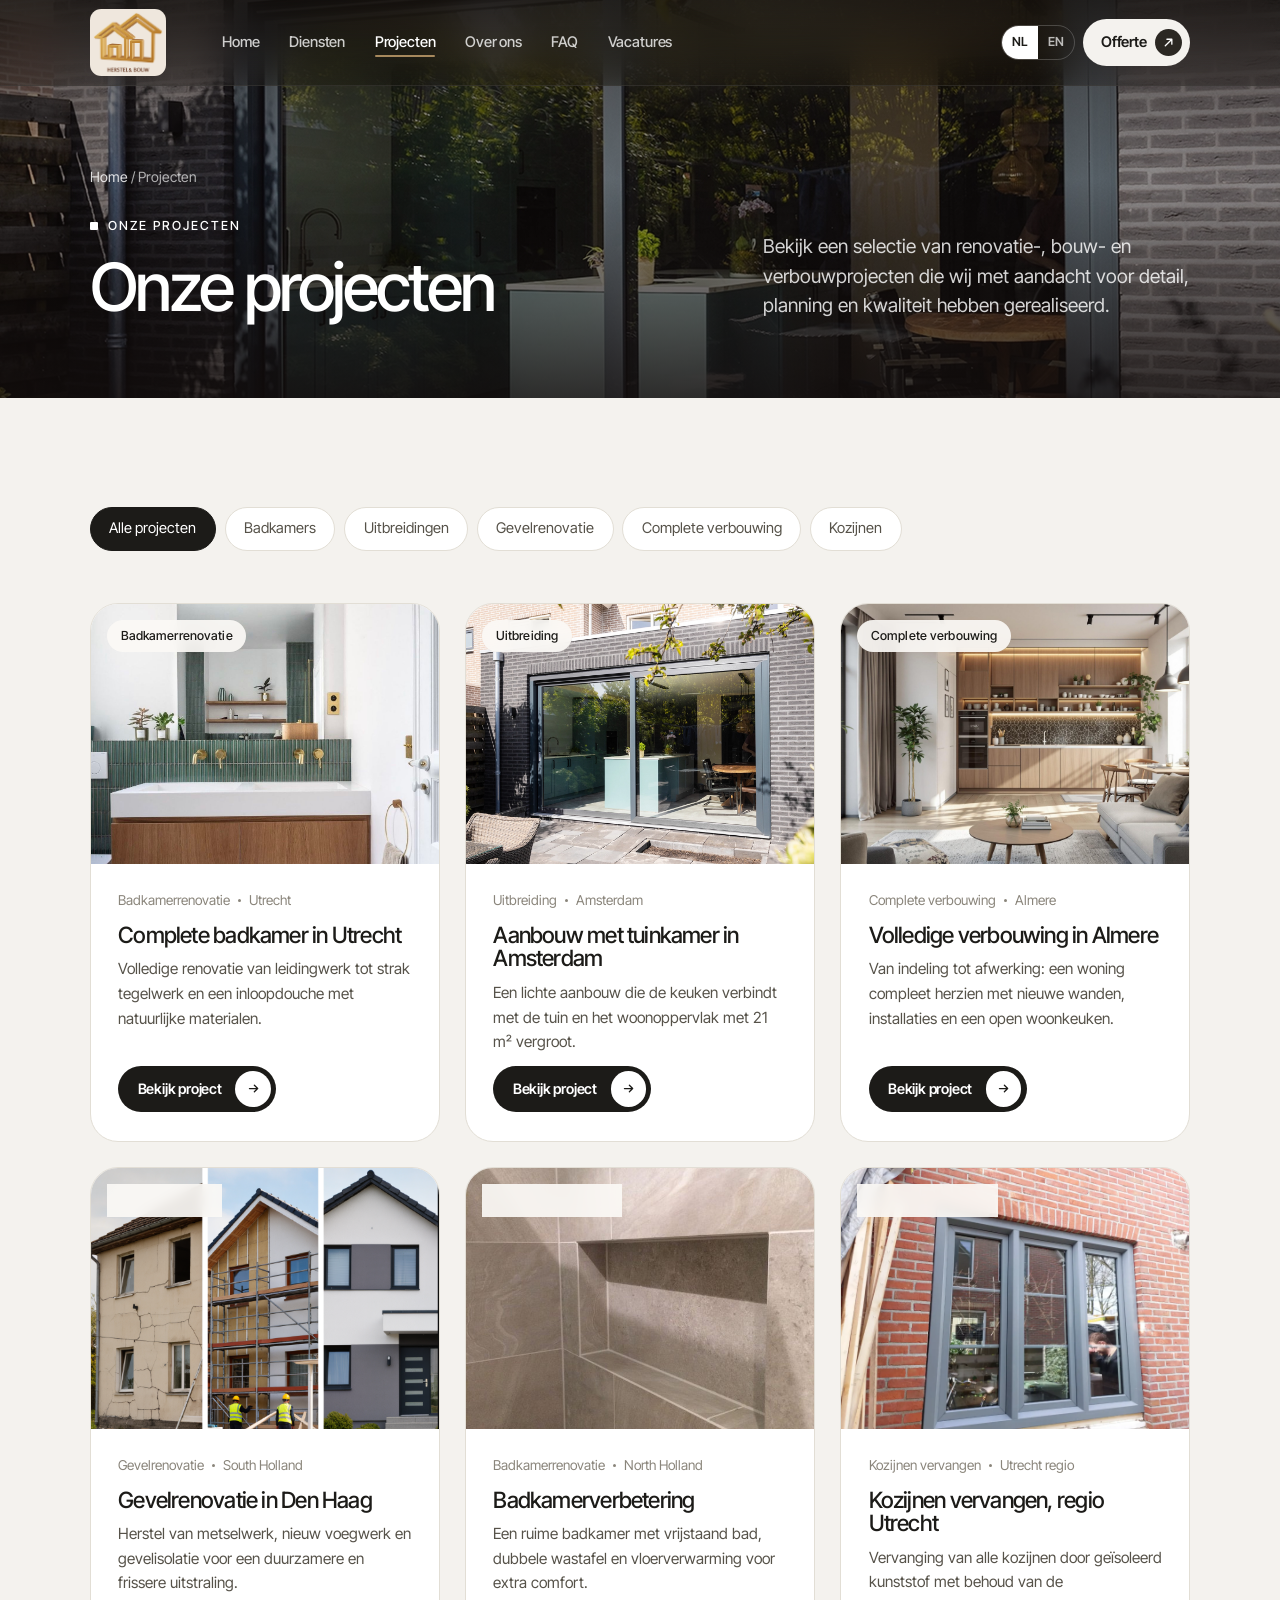
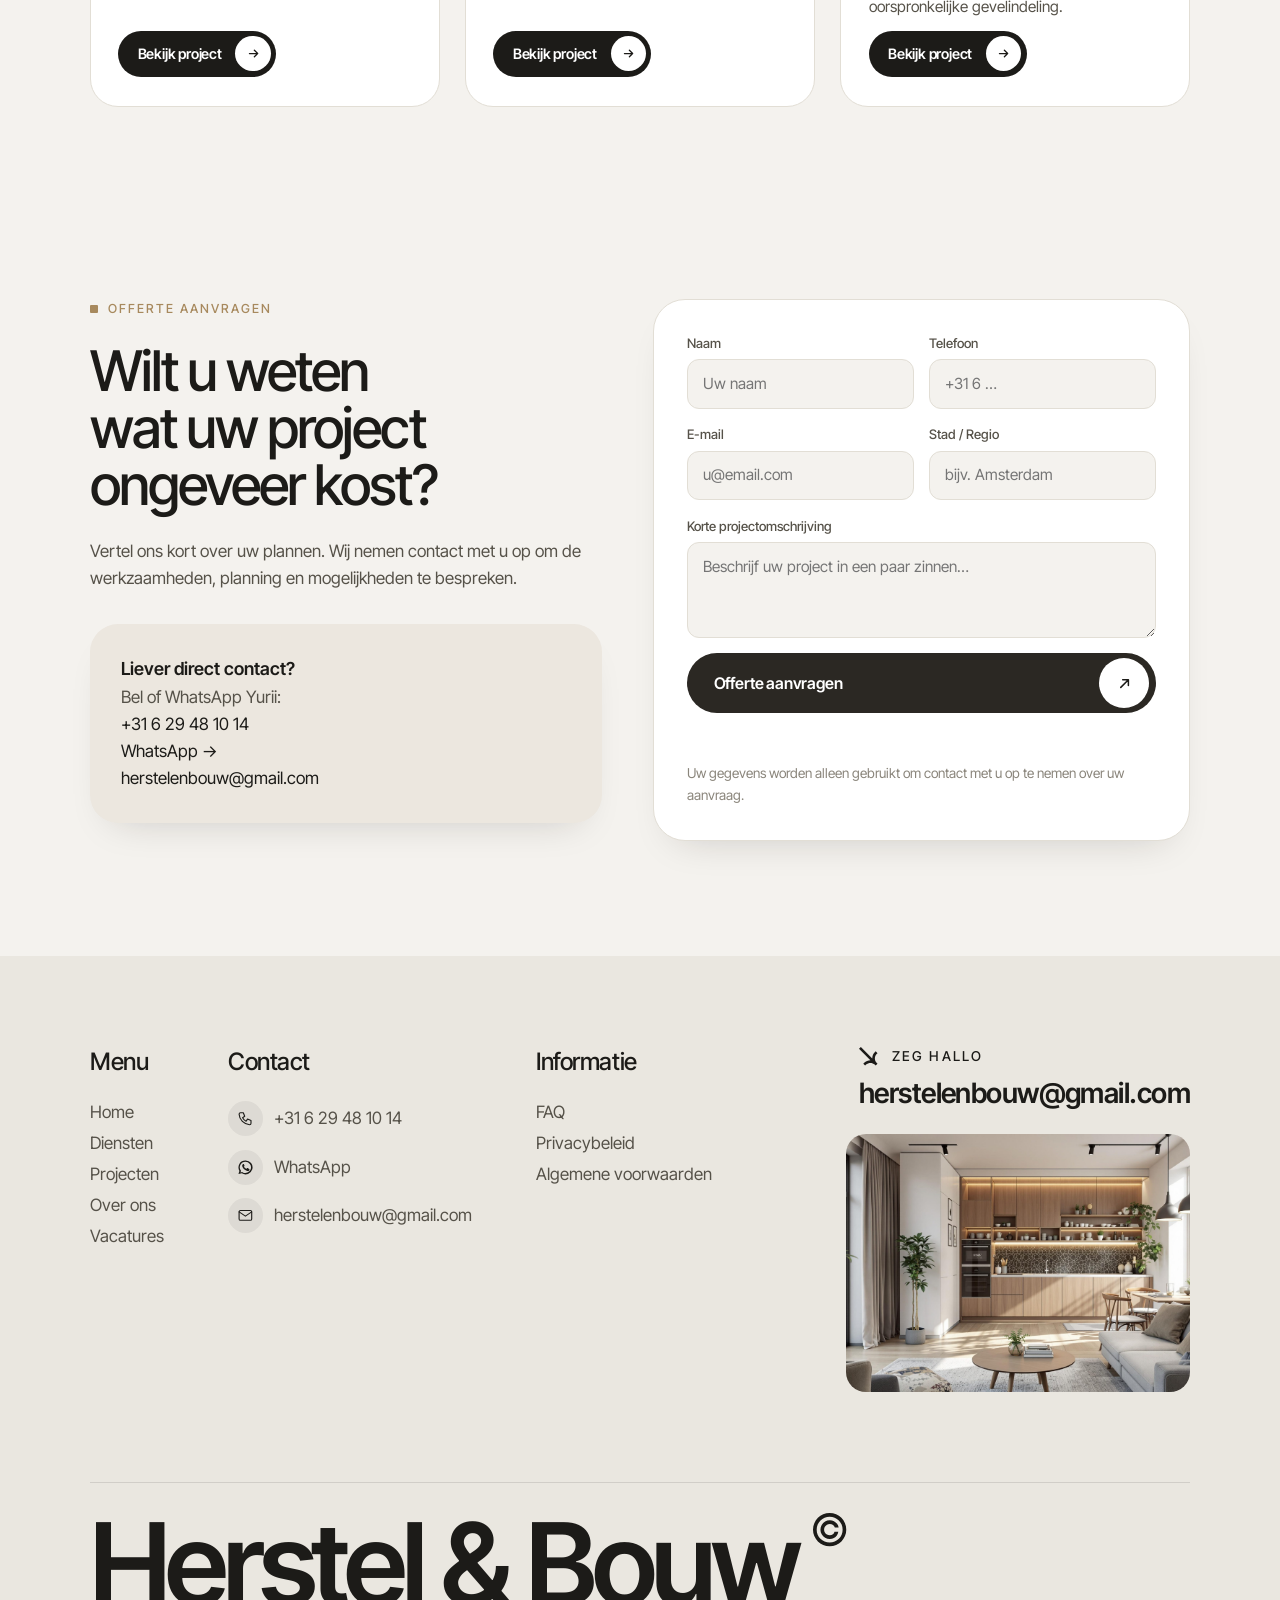
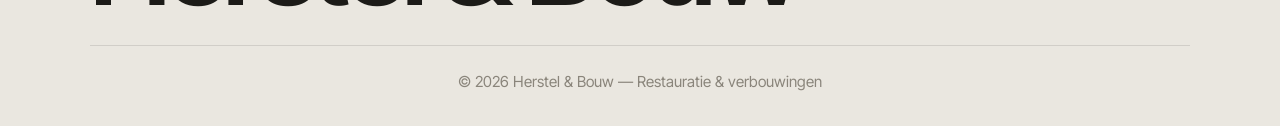
<file: projects.html>
<!DOCTYPE html>
<html lang="nl">
<head>
  <meta charset="UTF-8" />
  <meta name="viewport" content="width=device-width, initial-scale=1" />
  <title>Projecten — Herstel &amp; Bouw</title>
  <meta name="description" content="Bekijk renovatie-, bouw- en verbouwprojecten van Herstel & Bouw in Amsterdam, Almere, Utrecht, Noord- en Zuid-Holland. Van badkamers tot complete verbouwingen." />
  <meta name="theme-color" content="#fbf9f6" />
  <link rel="icon" href="images/logo.png" />
  <link rel="preload" as="image" href="images/logo-mark.png" />
  <link rel="preconnect" href="https://fonts.googleapis.com" />
  <link rel="preconnect" href="https://fonts.gstatic.com" crossorigin />
  <link href="https://fonts.googleapis.com/css2?family=Inter+Tight:wght@300;400;500;600;700&display=swap" rel="stylesheet" />
  <link rel="stylesheet" href="css/style.css?v=20260807b" />
</head>
<body data-page="projects">

  <!-- ===================== PRELOADER ===================== -->
  <div class="preloader" id="preloader" role="status" aria-live="polite" aria-label="Pagina wordt geladen">
    <div class="pre-inner">
      <div class="pre-mark">
        <img class="pre-logo" src="images/logo-mark.png" alt="Herstel & Bouw" width="1167" height="866" fetchpriority="high" />
        <span class="pre-sheen" aria-hidden="true"></span>
      </div>
      <div class="pre-word" aria-hidden="true">Herstel &amp; Bouw</div>
      <div class="pre-line" aria-hidden="true"></div>
    </div>
  </div>

  <header class="navbar">
    <div class="nav-inner">
      <a class="nav-brand" href="index.html" aria-label="Herstel & Bouw home">
        <img src="images/logo-header.png" alt="Herstel & Bouw" />
      </a>
      <nav class="nav-links" aria-label="Hoofdmenu">
        <a href="index.html" data-nav="home" data-i18n="nav.home">Home</a>
        <a href="index.html#services" data-i18n="nav.services">Diensten</a>
        <a href="projects.html" data-nav="projects" data-i18n="nav.projects">Projecten</a>
        <a href="index.html#about" data-i18n="nav.about">Over ons</a>
        <a href="index.html#faq" data-i18n="nav.faq">FAQ</a>
        <a href="vacancies.html" data-nav="vacancies" data-i18n="nav.vacancies">Vacatures</a>
      </nav>
      <div class="nav-actions">
        <div class="lang-switch" role="group" aria-label="Taal / Language">
          <button data-lang="nl" class="is-active">NL</button>
          <button data-lang="en">EN</button>
        </div>
        <a class="nav-cta" href="index.html#contact"><span data-i18n="nav.cta">Offerte</span>
          <span class="btn-ico"><svg viewBox="0 0 16 16" fill="none" stroke="currentColor" stroke-width="1.6" stroke-linecap="round" stroke-linejoin="round"><path d="M4 12 12 4M6 4h6v6"/></svg></span></a>
        <button class="nav-toggle" aria-label="Menu" aria-expanded="false" aria-controls="nav-overlay">
          <span class="bars"><span></span><span></span><span></span></span>
        </button>
      </div>
    </div>
  </header>

  <div class="nav-overlay" id="nav-overlay">
    <div class="nav-overlay-inner">
      <nav class="nav-overlay-menu" aria-label="Hoofdmenu">
        <a data-nav="home" href="index.html"><i class="idx">01</i><span data-i18n="nav.home">Home</span></a>
        <a data-nav="services" href="index.html#services"><i class="idx">02</i><span data-i18n="nav.services">Diensten</span></a>
        <a data-nav="projects" href="projects.html"><i class="idx">03</i><span data-i18n="nav.projects">Projecten</span></a>
        <a data-nav="about" href="index.html#about"><i class="idx">04</i><span data-i18n="nav.about">Over ons</span></a>
        <a data-nav="faq" href="index.html#faq"><i class="idx">05</i><span data-i18n="nav.faq">FAQ</span></a>
        <a data-nav="vacancies" href="vacancies.html"><i class="idx">06</i><span data-i18n="nav.vacancies">Vacatures</span></a>
        <a data-nav="contact" href="index.html#contact"><i class="idx">07</i><span data-i18n="nav.contact">Contact</span></a>
      </nav>
      <div class="nav-overlay-side">
        <div>
          <h6 data-i18n="footer.contact">Contact</h6>
          <a href="tel:+31629481014">+31 6 29 48 10 14</a>
          <a href="mailto:herstelenbouw@gmail.com">herstelenbouw@gmail.com</a>
          <a href="https://wa.me/31629481014" target="_blank" rel="noopener">WhatsApp</a>
        </div>
        <div>
          <h6 data-i18n="footer.regionsTitle">Werkgebied</h6>
          <p style="color:rgba(255,255,255,.6);max-width:18rem">Amsterdam, Almere, Utrecht, Utrecht regio, North &amp; South Holland</p>
        </div>
        <a class="btn" href="index.html#contact"><span data-i18n="btn.quote">Vraag een offerte aan</span>
          <span class="btn-ico"><svg viewBox="0 0 16 16" fill="none" stroke="currentColor" stroke-width="1.6" stroke-linecap="round" stroke-linejoin="round"><path d="M4 12 12 4M6 4h6v6"/></svg></span></a>
      </div>
    </div>
    <div class="nav-overlay-bottom">
      <span>© <span data-year>2026</span> Herstel &amp; Bouw</span>
      <span>Lorentzweg 12d, 3752 LH Bunschoten-Spakenburg</span>
    </div>
  </div>

  <main>
    <section class="page-hero">
      <div class="page-hero-bg"><img src="images/projects/extension-2.webp" alt="" aria-hidden="true" /></div>
      <div class="container">
        <nav class="crumbs"><a href="index.html" data-i18n="nav.home">Home</a> / <span data-i18n="projects.crumb">Projecten</span></nav>
        <div class="page-hero-grid">
          <div class="reveal">
            <span class="eyebrow" data-i18n="proj.eyebrow">Onze projecten</span>
            <h1 class="display" style="margin-top:1rem" data-i18n="proj.title">Onze projecten</h1>
          </div>
          <p class="lead reveal" data-delay="1" data-i18n="proj.listSub">Bekijk een selectie van renovatie-, bouw- en verbouwprojecten die wij met aandacht voor detail, planning en kwaliteit hebben gerealiseerd.</p>
        </div>
      </div>
    </section>

    <section class="section--tight">
      <div class="container">
        <div class="filters reveal">
          <button class="filter-chip is-active" data-cat="all" data-i18n="filter.all">Alle projecten</button>
          <button class="filter-chip" data-cat="badkamers" data-i18n="filter.badkamers">Badkamers</button>
          <button class="filter-chip" data-cat="uitbreidingen" data-i18n="filter.uitbreidingen">Uitbreidingen</button>
          <button class="filter-chip" data-cat="gevelrenovatie" data-i18n="filter.gevelrenovatie">Gevelrenovatie</button>
          <button class="filter-chip" data-cat="verbouwing" data-i18n="filter.verbouwing">Complete verbouwing</button>
          <button class="filter-chip" data-cat="kozijnen" data-i18n="filter.kozijnen">Kozijnen</button>
        </div>
        <div class="projects-grid cols-3" id="projects-list" data-filter="all"></div>
      </div>
    </section>

    <!-- CTA form -->
    <section class="section" id="contact">
      <div class="container">
        <div class="form-split">
          <div class="form-aside reveal">
            <span class="eyebrow" data-i18n="quote.eyebrow">Offerte aanvragen</span>
            <h2 class="h2" data-i18n="quote.title">Wilt u weten wat uw project ongeveer kost?</h2>
            <p class="muted" data-i18n="quote.sub">Vertel ons kort over uw plannen. Wij nemen contact met u op om de werkzaamheden, planning en mogelijkheden te bespreken.</p>
            <div class="contact-card">
              <span class="ctitle" data-i18n="quote.direct.t">Liever direct contact?</span>
              <span class="muted" data-i18n="quote.direct.d">Bel of WhatsApp Yurii:</span>
              <a href="tel:+31629481014">+31 6 29 48 10 14</a>
              <a href="https://wa.me/31629481014" target="_blank" rel="noopener">WhatsApp →</a>
              <a href="mailto:herstelenbouw@gmail.com">herstelenbouw@gmail.com</a>
            </div>
          </div>
          <div class="form-card reveal" data-delay="1">
            <form class="form" data-form data-subject="Offerteaanvraag (projecten)" novalidate>
              <input type="text" class="hp" name="_honey" tabindex="-1" autocomplete="off" />
              <div class="form-row">
                <div class="field"><label data-i18n="f.name">Naam</label><input type="text" name="Naam" required data-i18n-ph="ph.name" placeholder="Uw naam" /></div>
                <div class="field"><label data-i18n="f.phone">Telefoon</label><input type="tel" name="Telefoon" required data-i18n-ph="ph.phone" placeholder="+31 6 …" /></div>
              </div>
              <div class="form-row">
                <div class="field"><label data-i18n="f.email">E-mail</label><input type="email" name="E-mail" required data-i18n-ph="ph.email" placeholder="u@email.com" /></div>
                <div class="field"><label data-i18n="f.city">Stad / Regio</label><input type="text" name="Stad/Regio" data-i18n-ph="ph.city" placeholder="bijv. Amsterdam" /></div>
              </div>
              <div class="field"><label data-i18n="f.desc">Korte projectomschrijving</label><textarea name="Omschrijving" data-i18n-ph="ph.desc" placeholder="Beschrijf uw project in een paar zinnen…"></textarea></div>
              <button class="btn btn--block" type="submit"><span data-i18n="btn.submitQuote">Offerte aanvragen</span>
                <span class="btn-ico"><svg viewBox="0 0 16 16" fill="none" stroke="currentColor" stroke-width="1.6" stroke-linecap="round" stroke-linejoin="round"><path d="M4 12 12 4M6 4h6v6"/></svg></span></button>
              <p class="form-status" role="status" aria-live="polite"></p>
              <p class="form-note" data-i18n="form.note">Uw gegevens worden alleen gebruikt om contact met u op te nemen over uw aanvraag.</p>
            </form>
          </div>
        </div>
      </div>
    </section>
  </main>

  <footer class="footer">
    <div class="container">
      <div class="footer-top">
        <div class="footer-menu-grid">
          <div class="footer-menu">
            <div class="footer-menu-text" data-i18n="footer.menu">Menu</div>
            <div class="footer-link-wrap">
              <a class="footer-link" href="index.html"><span class="footer-link-text" data-i18n="nav.home">Home</span><span class="footer-link-text" data-i18n="nav.home">Home</span></a>
              <a class="footer-link" href="index.html#services"><span class="footer-link-text" data-i18n="nav.services">Diensten</span><span class="footer-link-text" data-i18n="nav.services">Diensten</span></a>
              <a class="footer-link" href="projects.html"><span class="footer-link-text" data-i18n="nav.projects">Projecten</span><span class="footer-link-text" data-i18n="nav.projects">Projecten</span></a>
              <a class="footer-link" href="index.html#about"><span class="footer-link-text" data-i18n="nav.about">Over ons</span><span class="footer-link-text" data-i18n="nav.about">Over ons</span></a>
              <a class="footer-link" href="vacancies.html"><span class="footer-link-text" data-i18n="nav.vacancies">Vacatures</span><span class="footer-link-text" data-i18n="nav.vacancies">Vacatures</span></a>
            </div>
          </div>
          <div class="footer-menu">
            <div class="footer-menu-text" data-i18n="footer.contact">Contact</div>
            <div class="footer-contact-list">
              <a class="footer-contact-row" href="tel:+31629481014">
                <span class="fc-ico"><svg viewBox="0 0 24 24" fill="none" stroke="currentColor" stroke-width="1.6" stroke-linecap="round" stroke-linejoin="round"><path d="M5 4h4l2 5-3 2a12 12 0 0 0 5 5l2-3 5 2v4a2 2 0 0 1-2 2A16 16 0 0 1 3 6a2 2 0 0 1 2-2z"/></svg></span>
                <span class="fc-text">+31 6 29 48 10 14</span>
              </a>
              <a class="footer-contact-row" href="https://wa.me/31629481014" target="_blank" rel="noopener">
                <span class="fc-ico"><svg viewBox="0 0 24 24" fill="currentColor"><path d="M12 2a10 10 0 0 0-8.6 15l-1.3 4.6 4.7-1.2A10 10 0 1 0 12 2zm0 2a8 8 0 1 1-4.2 14.8l-.3-.2-2.5.7.7-2.4-.2-.3A8 8 0 0 1 12 4zm4.5 9.7c-.2-.1-1.4-.7-1.6-.8-.2-.1-.4-.1-.5.1l-.7.9c-.1.2-.3.2-.5.1a6.5 6.5 0 0 1-3.2-2.8c-.1-.2 0-.4.1-.5l.4-.5.2-.4v-.4l-.8-1.8c-.2-.4-.4-.4-.5-.4h-.5c-.2 0-.4 0-.6.3a3 3 0 0 0-.9 2.2c0 1.3 1 2.6 1.1 2.8.1.2 1.9 2.9 4.6 4 .6.3 1.1.4 1.5.5.6.2 1.2.2 1.6.1.5-.1 1.4-.6 1.6-1.1.2-.6.2-1 .1-1.1z"/></svg></span>
                <span class="fc-text">WhatsApp</span>
              </a>
              <a class="footer-contact-row" href="mailto:herstelenbouw@gmail.com">
                <span class="fc-ico"><svg viewBox="0 0 24 24" fill="none" stroke="currentColor" stroke-width="1.6" stroke-linecap="round" stroke-linejoin="round"><rect x="3" y="5" width="18" height="14" rx="2"/><path d="m3 7 9 6 9-6"/></svg></span>
                <span class="fc-text">herstelenbouw@gmail.com</span>
              </a>
            </div>
          </div>
          <div class="footer-menu">
            <div class="footer-menu-text" data-i18n="footer.info">Informatie</div>
            <div class="footer-link-wrap">
              <a class="footer-link" href="index.html#faq"><span class="footer-link-text" data-i18n="nav.faq">FAQ</span><span class="footer-link-text" data-i18n="nav.faq">FAQ</span></a>
              <a class="footer-link" href="privacy.html"><span class="footer-link-text" data-i18n="footer.privacy">Privacybeleid</span><span class="footer-link-text" data-i18n="footer.privacy">Privacybeleid</span></a>
              <a class="footer-link" href="voorwaarden.html"><span class="footer-link-text" data-i18n="footer.terms">Algemene voorwaarden</span><span class="footer-link-text" data-i18n="footer.terms">Algemene voorwaarden</span></a>
            </div>
          </div>
        </div>
        <div class="footer-right">
          <div class="footer-right-top">
            <div class="say-hello-block">
              <svg class="say-hello-icon" xmlns="http://www.w3.org/2000/svg" viewBox="0 0 17 17" fill="none"><path fill-rule="evenodd" clip-rule="evenodd" d="M15.568 13.9187C13.572 11.9227 13.5846 8.27161 15.5962 6.26L16.4209 5.43523L14.7835 3.79776L13.9587 4.62253C12.4956 6.08567 11.7601 8.09506 11.7519 10.1026L1.64954 0.00023769L2.62604e-06 1.64978L10.1024 11.7522C8.09484 11.7603 6.08544 12.4958 4.6223 13.9589L3.79753 14.7837L5.435 16.4212L6.25977 15.5964C8.27139 13.5848 11.9224 13.5722 13.9185 15.5683L14.7372 16.387L16.3868 14.7375L15.568 13.9187Z" fill="currentColor"/></svg>
              <span class="say-hello-label" data-i18n="footer.sayHello">Zeg hallo</span>
            </div>
            <a class="footer-email" href="mailto:herstelenbouw@gmail.com">herstelenbouw@gmail.com</a>
          </div>
          <img class="footer-image" src="images/projects/living-1.jpg" alt="Afgewerkte woonkamerrenovatie door Herstel &amp; Bouw" loading="lazy" />
        </div>
      </div>
      <div class="footer-text-wrap">
        <div class="footer-text-wrap-main">
          <div class="footer-bold-text">Herstel &amp; Bouw</div>
          <svg class="footer-icon" xmlns="http://www.w3.org/2000/svg" viewBox="0 0 47 47" fill="none"><path d="M10.5259 23.5C10.5259 21.0521 11.1175 18.8286 12.3006 16.8294C13.4838 14.8303 15.0749 13.2392 17.074 12.056C19.0935 10.8524 21.317 10.2609 23.7445 10.2812C25.866 10.2609 27.8142 10.7096 29.5889 11.6276C31.384 12.5252 32.8629 13.7593 34.0257 15.3301C35.2088 16.8804 35.9432 18.645 36.2288 20.6237H30.8434C30.5374 19.1141 29.7011 17.8698 28.3343 16.8906C26.988 15.9115 25.4581 15.4219 23.7445 15.4219C22.2758 15.4219 20.9295 15.7891 19.7055 16.5234C18.4816 17.2374 17.5024 18.2064 16.768 19.4303C16.0541 20.6543 15.6869 22.0109 15.6665 23.5C15.6869 24.9688 16.0541 26.3151 16.768 27.5391C17.5024 28.763 18.4816 29.732 19.7055 30.446C20.9295 31.1599 22.2758 31.5169 23.7445 31.5169C25.4581 31.5373 26.9064 31.0579 28.0895 30.0788C29.2931 29.0996 30.0479 27.8451 30.3538 26.3151H35.7392C35.474 28.2938 34.7906 30.0686 33.6891 31.6393C32.5875 33.1897 31.18 34.4238 29.4665 35.3418C27.7734 36.2394 25.866 36.6984 23.7445 36.7188C21.317 36.6984 19.0935 36.0966 17.074 34.9134C15.0749 33.7303 13.4838 32.1391 12.3006 30.14C11.1175 28.1408 10.5259 25.9275 10.5259 23.5ZM23.4997 47C20.2767 47 17.2372 46.388 14.3814 45.1641C11.5459 43.9401 9.047 42.2572 6.88469 40.1152C4.72239 37.9529 3.02926 35.454 1.80532 32.6185C0.601773 29.783 0 26.7435 0 23.5C0.0203991 20.2565 0.642571 17.217 1.86652 14.3815C3.09046 11.5256 4.77339 9.02669 6.91529 6.88477C9.07759 4.72244 11.5765 3.0395 14.412 1.83594C17.2474 0.611979 20.2767 0 23.4997 0C26.7636 0 29.8133 0.611979 32.6487 1.83594C35.4842 3.0395 37.9729 4.72244 40.1148 6.88477C42.2771 9.02669 43.96 11.5256 45.1636 14.3815C46.3875 17.217 46.9995 20.2565 46.9995 23.5C47.0199 26.7435 46.4181 29.783 45.1942 32.6185C43.9906 35.454 42.3077 37.9529 40.1454 40.1152C38.0035 42.2572 35.5046 43.9401 32.6487 45.1641C29.8133 46.388 26.7636 47 23.4997 47ZM23.4997 41.7982C26.0496 41.7982 28.4363 41.329 30.6598 40.3906C32.8833 39.4319 34.8314 38.1161 36.5042 36.4434C38.1973 34.7706 39.513 32.8327 40.4514 30.6296C41.3897 28.406 41.8589 26.0295 41.8589 23.5C41.8589 20.9501 41.3795 18.5736 40.4208 16.3704C39.462 14.1469 38.1463 12.1988 36.4736 10.526C34.8008 8.8329 32.8527 7.51714 30.6292 6.57878C28.4261 5.62001 26.0496 5.14062 23.4997 5.14062C20.9907 5.14062 18.6244 5.62001 16.4009 6.57878C14.1978 7.51714 12.2599 8.8329 10.5871 10.526C8.9144 12.1988 7.59866 14.1469 6.6399 16.3704C5.68115 18.594 5.20177 20.9705 5.20177 23.5C5.18137 26.0091 5.64035 28.3754 6.57871 30.599C7.53746 32.8021 8.8532 34.7502 10.5259 36.4434C12.2191 38.1161 14.1672 39.4319 16.3703 40.3906C18.5938 41.329 20.9703 41.7982 23.4997 41.7982Z" fill="currentColor"/></svg>
        </div>
      </div>
      <div class="footer-copywrite">
        <div class="footer-credit">
          <span>&copy; <span data-year>2026</span> Herstel &amp; Bouw &mdash; <span data-i18n="brand.sub">Restauratie &amp; verbouwingen</span></span>
        </div>
      </div>
    </div>
  </footer>

  <script src="js/i18n.js?v=20260807"></script>
  <script src="js/data.js?v=20260807"></script>
  <script src="js/main.js?v=20260807b"></script>
</body>
</html>
</file>
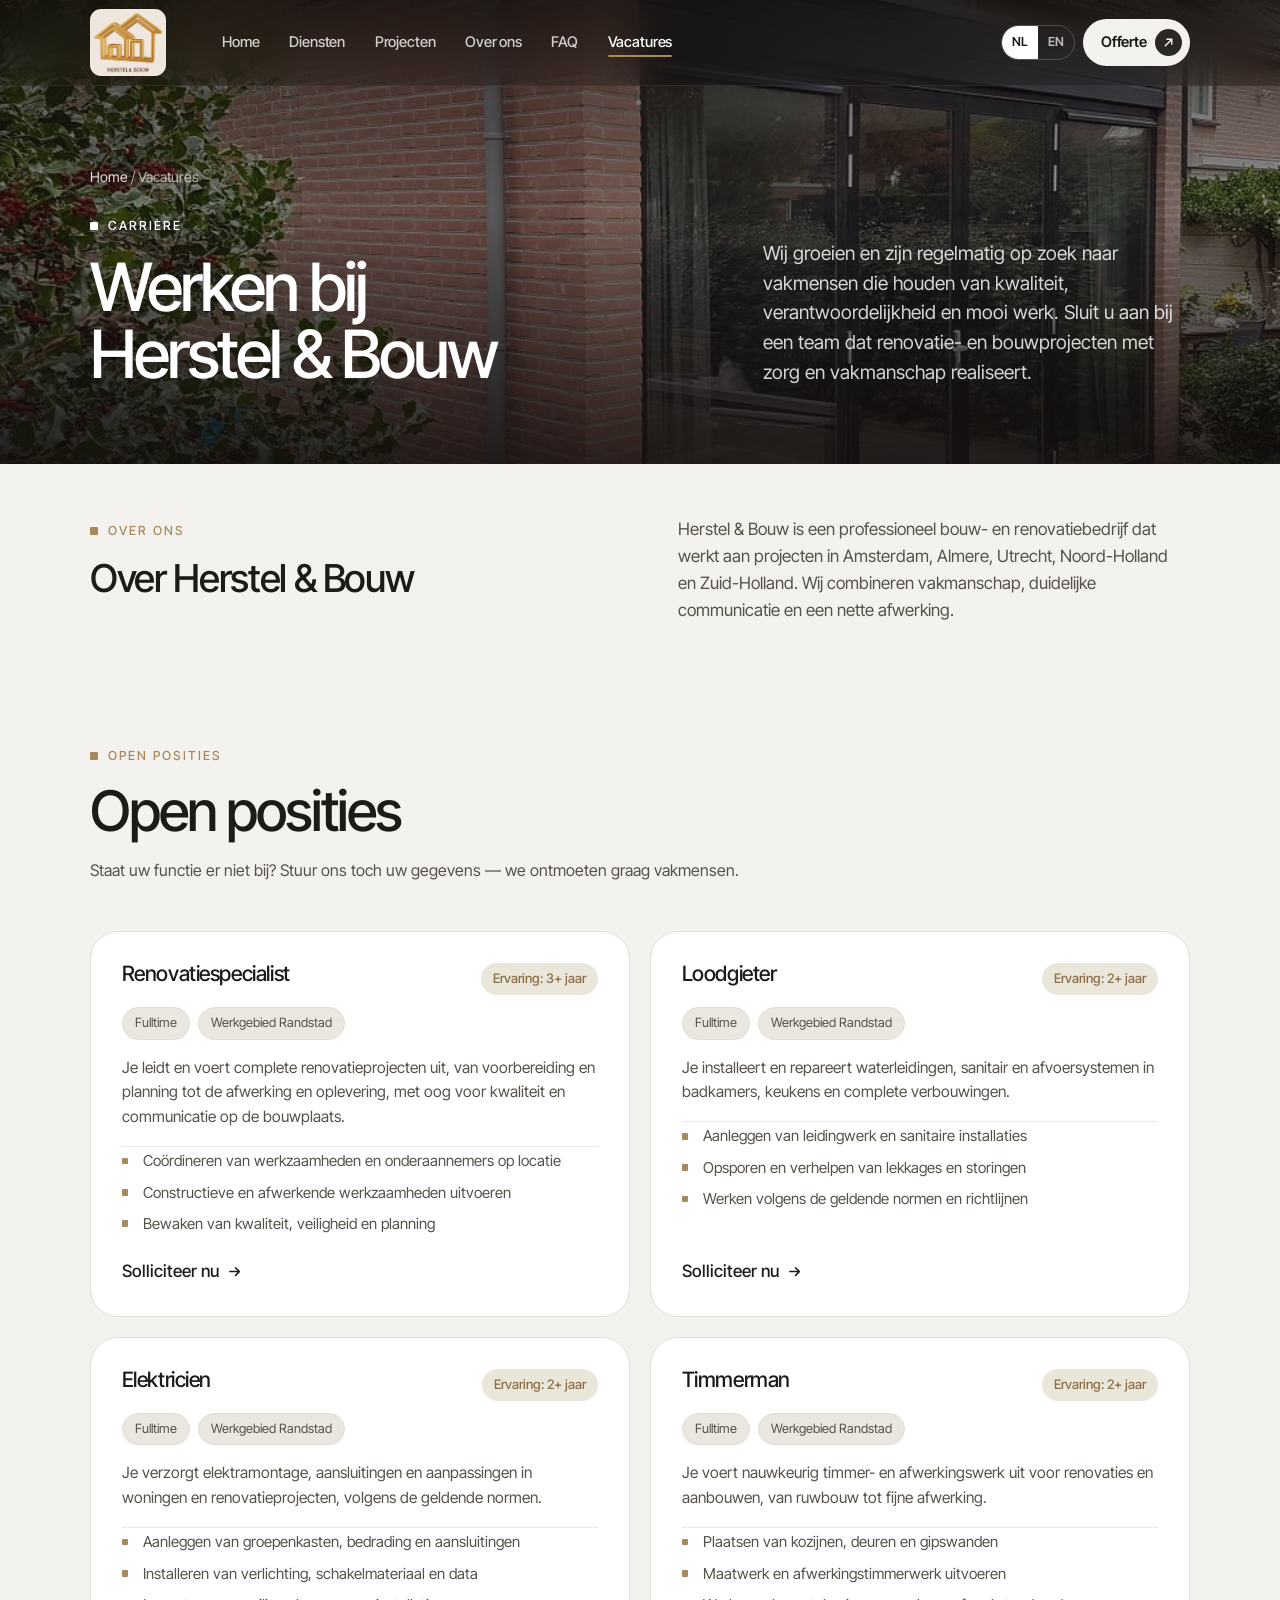
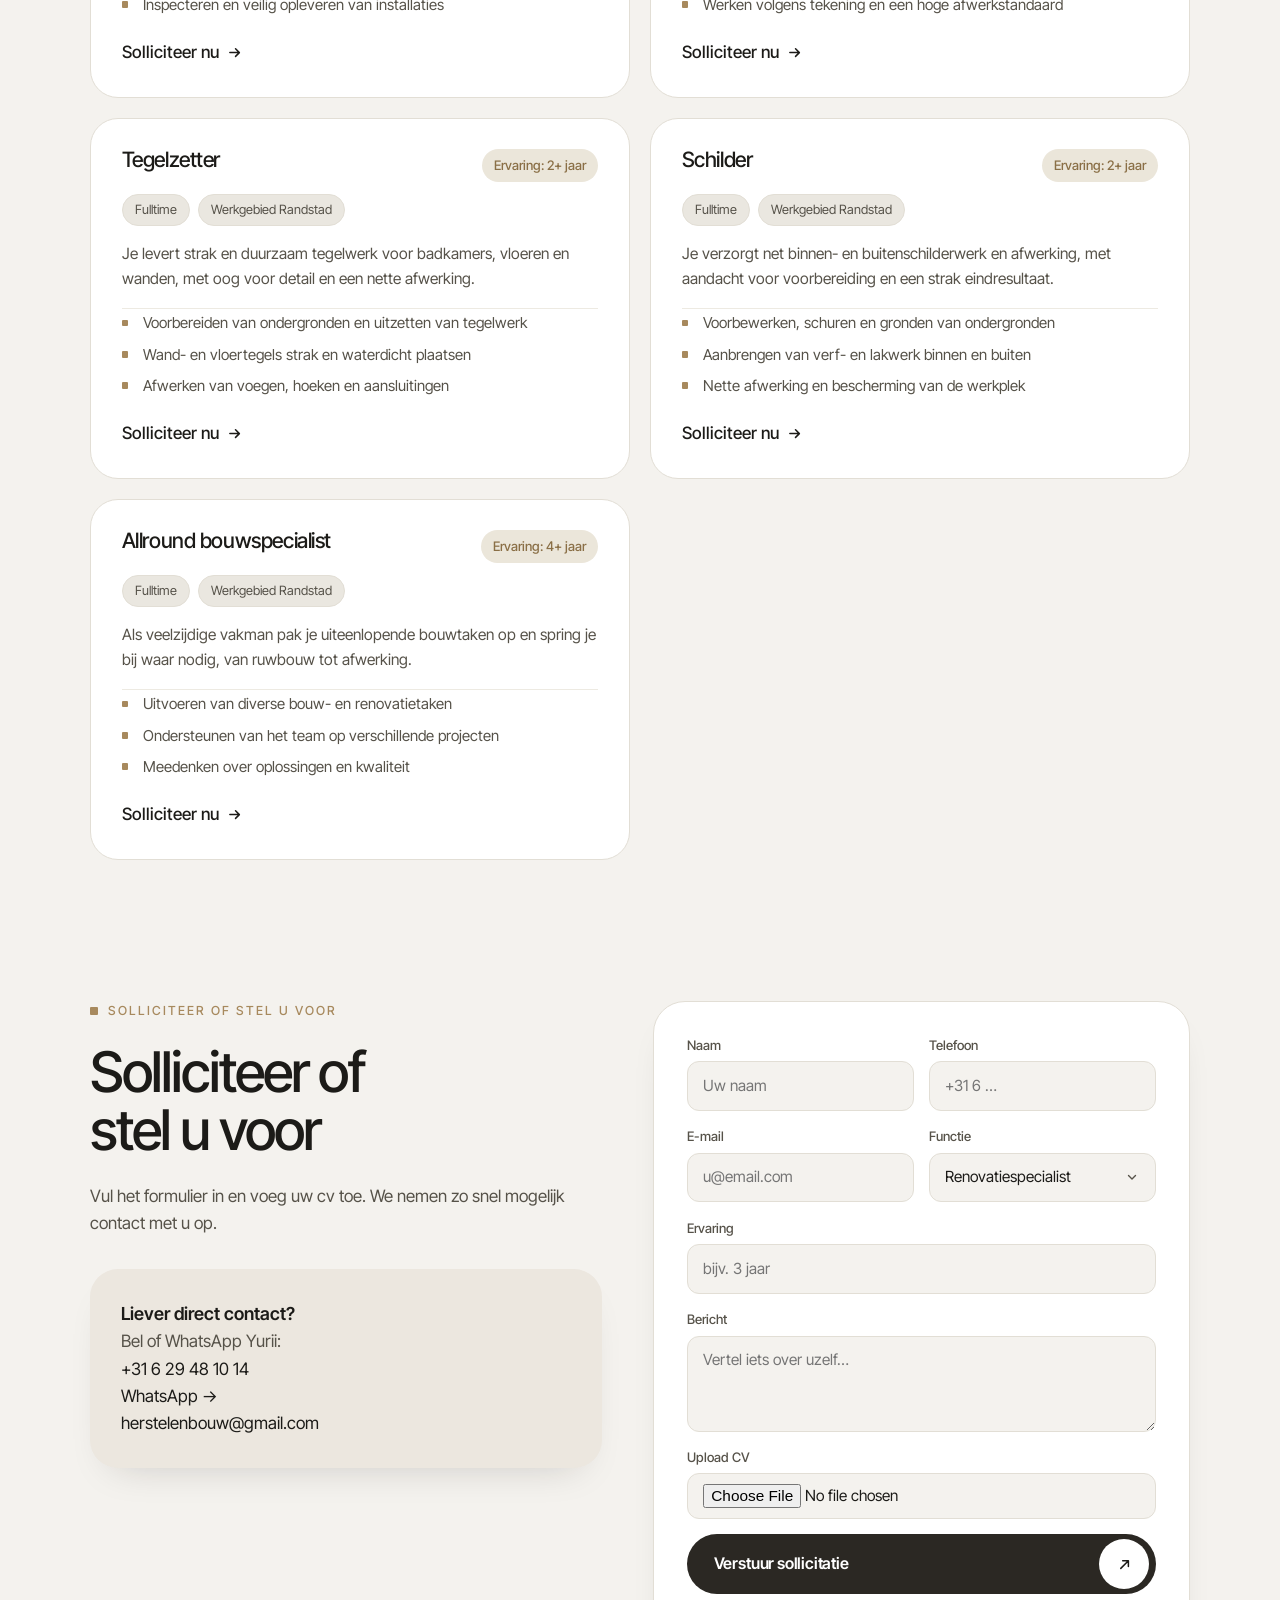
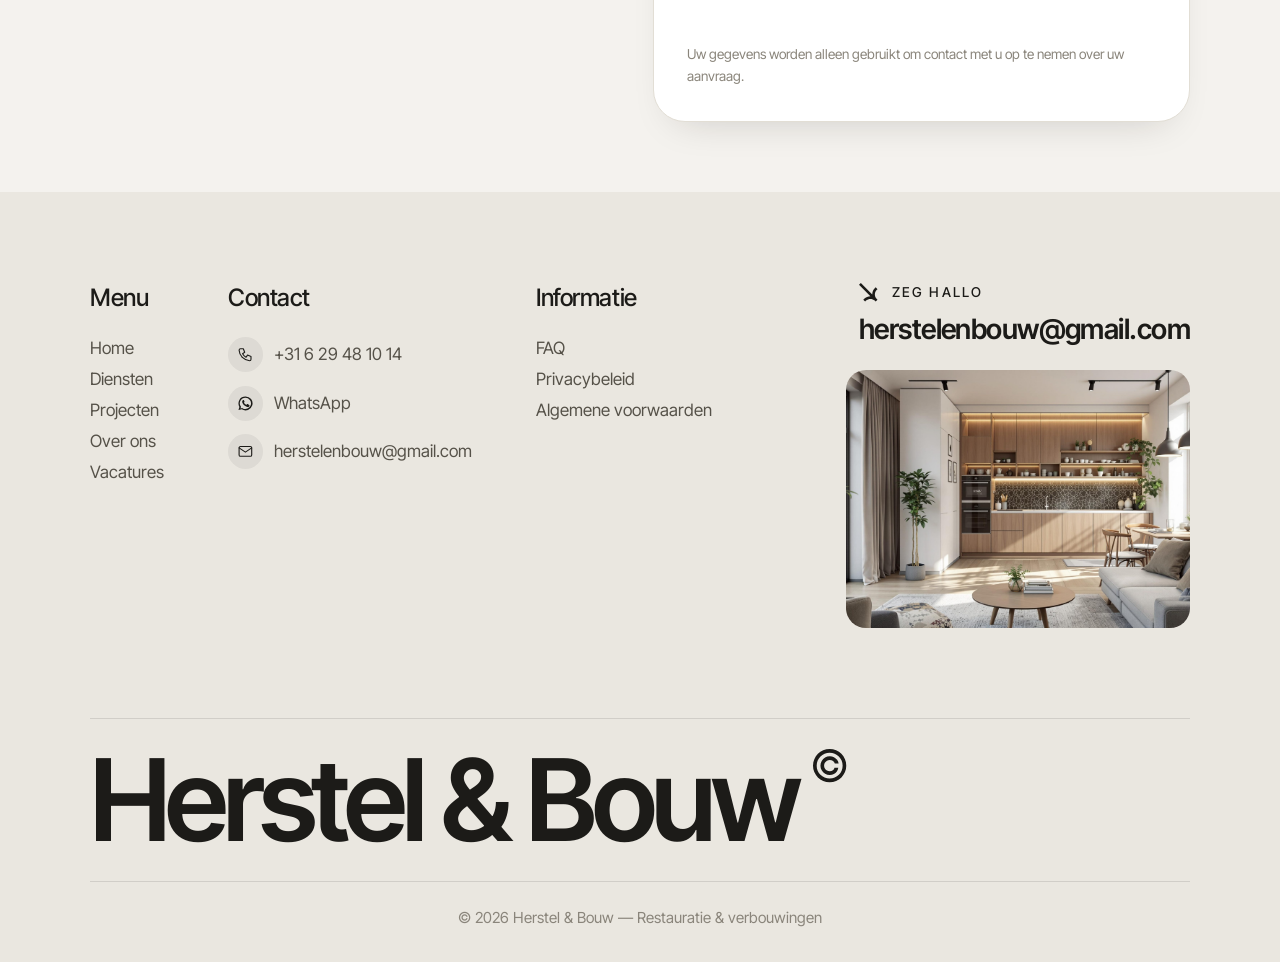
<file: vacancies.html>
<!DOCTYPE html>
<html lang="nl">
<head>
  <meta charset="UTF-8" />
  <meta name="viewport" content="width=device-width, initial-scale=1" />
  <title>Vacatures — Werken bij Herstel &amp; Bouw</title>
  <meta name="description" content="Werken bij Herstel & Bouw. Wij zoeken vakmensen: renovatiespecialist, loodgieter, elektricien, timmerman, tegelzetter, schilder en allround bouwspecialist." />
  <meta name="theme-color" content="#fbf9f6" />
  <link rel="icon" href="images/logo.png" />
  <link rel="preload" as="image" href="images/logo-mark.png" />
  <link rel="preconnect" href="https://fonts.googleapis.com" />
  <link rel="preconnect" href="https://fonts.gstatic.com" crossorigin />
  <link href="https://fonts.googleapis.com/css2?family=Inter+Tight:wght@300;400;500;600;700&display=swap" rel="stylesheet" />
  <link rel="stylesheet" href="css/style.css?v=20260807b" />
</head>
<body data-page="vacancies">

  <!-- ===================== PRELOADER ===================== -->
  <div class="preloader" id="preloader" role="status" aria-live="polite" aria-label="Pagina wordt geladen">
    <div class="pre-inner">
      <div class="pre-mark">
        <img class="pre-logo" src="images/logo-mark.png" alt="Herstel & Bouw" width="1167" height="866" fetchpriority="high" />
        <span class="pre-sheen" aria-hidden="true"></span>
      </div>
      <div class="pre-word" aria-hidden="true">Herstel &amp; Bouw</div>
      <div class="pre-line" aria-hidden="true"></div>
    </div>
  </div>

  <header class="navbar">
    <div class="nav-inner">
      <a class="nav-brand" href="index.html" aria-label="Herstel & Bouw home">
        <img src="images/logo-header.png" alt="Herstel & Bouw" />
      </a>
      <nav class="nav-links" aria-label="Hoofdmenu">
        <a href="index.html" data-nav="home" data-i18n="nav.home">Home</a>
        <a href="index.html#services" data-i18n="nav.services">Diensten</a>
        <a href="projects.html" data-nav="projects" data-i18n="nav.projects">Projecten</a>
        <a href="index.html#about" data-i18n="nav.about">Over ons</a>
        <a href="index.html#faq" data-i18n="nav.faq">FAQ</a>
        <a href="vacancies.html" data-nav="vacancies" data-i18n="nav.vacancies">Vacatures</a>
      </nav>
      <div class="nav-actions">
        <div class="lang-switch" role="group" aria-label="Taal / Language">
          <button data-lang="nl" class="is-active">NL</button>
          <button data-lang="en">EN</button>
        </div>
        <a class="nav-cta" href="index.html#contact"><span data-i18n="nav.cta">Offerte</span>
          <span class="btn-ico"><svg viewBox="0 0 16 16" fill="none" stroke="currentColor" stroke-width="1.6" stroke-linecap="round" stroke-linejoin="round"><path d="M4 12 12 4M6 4h6v6"/></svg></span></a>
        <button class="nav-toggle" aria-label="Menu" aria-expanded="false" aria-controls="nav-overlay">
          <span class="bars"><span></span><span></span><span></span></span>
        </button>
      </div>
    </div>
  </header>

  <div class="nav-overlay" id="nav-overlay">
    <div class="nav-overlay-inner">
      <nav class="nav-overlay-menu" aria-label="Hoofdmenu">
        <a data-nav="home" href="index.html"><i class="idx">01</i><span data-i18n="nav.home">Home</span></a>
        <a data-nav="services" href="index.html#services"><i class="idx">02</i><span data-i18n="nav.services">Diensten</span></a>
        <a data-nav="projects" href="projects.html"><i class="idx">03</i><span data-i18n="nav.projects">Projecten</span></a>
        <a data-nav="about" href="index.html#about"><i class="idx">04</i><span data-i18n="nav.about">Over ons</span></a>
        <a data-nav="faq" href="index.html#faq"><i class="idx">05</i><span data-i18n="nav.faq">FAQ</span></a>
        <a data-nav="vacancies" href="vacancies.html"><i class="idx">06</i><span data-i18n="nav.vacancies">Vacatures</span></a>
        <a data-nav="contact" href="index.html#contact"><i class="idx">07</i><span data-i18n="nav.contact">Contact</span></a>
      </nav>
      <div class="nav-overlay-side">
        <div>
          <h6 data-i18n="footer.contact">Contact</h6>
          <a href="tel:+31629481014">+31 6 29 48 10 14</a>
          <a href="mailto:herstelenbouw@gmail.com">herstelenbouw@gmail.com</a>
          <a href="https://wa.me/31629481014" target="_blank" rel="noopener">WhatsApp</a>
        </div>
        <div>
          <h6 data-i18n="footer.regionsTitle">Werkgebied</h6>
          <p style="color:rgba(255,255,255,.6);max-width:18rem">Amsterdam, Almere, Utrecht, Utrecht regio, North &amp; South Holland</p>
        </div>
        <a class="btn" href="index.html#contact"><span data-i18n="btn.quote">Vraag een offerte aan</span>
          <span class="btn-ico"><svg viewBox="0 0 16 16" fill="none" stroke="currentColor" stroke-width="1.6" stroke-linecap="round" stroke-linejoin="round"><path d="M4 12 12 4M6 4h6v6"/></svg></span></a>
      </div>
    </div>
    <div class="nav-overlay-bottom">
      <span>© <span data-year>2026</span> Herstel &amp; Bouw</span>
      <span>Lorentzweg 12d, 3752 LH Bunschoten-Spakenburg</span>
    </div>
  </div>

  <main>
    <section class="page-hero">
      <div class="page-hero-bg"><img src="images/projects/extension-1.jpg" alt="" aria-hidden="true" /></div>
      <div class="container">
        <nav class="crumbs"><a href="index.html" data-i18n="nav.home">Home</a> / <span data-i18n="vac.crumb">Vacatures</span></nav>
        <div class="page-hero-grid">
          <div class="reveal">
            <span class="eyebrow" data-i18n="vac.eyebrow">Carrière</span>
            <h1 class="display" style="margin-top:1rem" data-i18n="vac.title">Werken bij Herstel &amp; Bouw</h1>
          </div>
          <p class="lead reveal" data-delay="1" data-i18n="vac.intro">Wij groeien en zijn regelmatig op zoek naar vakmensen die houden van kwaliteit, verantwoordelijkheid en mooi werk. Sluit u aan bij een team dat renovatie- en bouwprojecten met zorg en vakmanschap realiseert.</p>
        </div>
      </div>
    </section>

    <!-- About company -->
    <section class="section--tight">
      <div class="container">
        <div class="about-grid">
          <div class="reveal">
            <span class="eyebrow" data-i18n="about.eyebrow">Over ons</span>
            <h2 class="h2" style="font-size:clamp(1.7rem,3vw,2.6rem);margin-top:1rem" data-i18n="about.title">Over Herstel &amp; Bouw</h2>
          </div>
          <p class="muted reveal" data-delay="1" data-i18n="vac.about">Herstel &amp; Bouw is een professioneel bouw- en renovatiebedrijf dat werkt aan projecten in Amsterdam, Almere, Utrecht, Noord-Holland en Zuid-Holland. Wij combineren vakmanschap, duidelijke communicatie en een nette afwerking.</p>
        </div>
      </div>
    </section>

    <!-- Open positions -->
    <section class="section">
      <div class="container">
        <div class="section-header reveal">
          <span class="eyebrow" data-i18n="vac.openTitle">Open posities</span>
          <h2 class="h2" data-i18n="vac.openTitle">Open posities</h2>
          <p class="lead lead--nowrap" data-i18n="vac.openSub">Staat uw functie er niet bij? Stuur ons toch uw gegevens — we ontmoeten graag vakmensen.</p>
        </div>
        <div class="vac-grid">
          <article class="vac-card reveal">
            <div class="vac-top"><h3 data-i18n="vac.1.t">Renovatiespecialist</h3><span class="vac-exp"><span data-i18n="f.experience">Ervaring</span>: <span data-i18n="vac.1.e">3+ jaar</span></span></div>
            <div class="vac-meta"><span class="vac-tag" data-i18n="vac.type">Fulltime</span><span class="vac-tag" data-i18n="vac.region">Werkgebied Randstad</span></div>
            <p data-i18n="vac.1.d">Je leidt en voert complete renovatieprojecten uit, van voorbereiding en planning tot de afwerking en oplevering, met oog voor kwaliteit en communicatie op de bouwplaats.</p>
            <ul class="vac-list">
              <li data-i18n="vac.1.r1">Coördineren van werkzaamheden en onderaannemers op locatie</li>
              <li data-i18n="vac.1.r2">Constructieve en afwerkende werkzaamheden uitvoeren</li>
              <li data-i18n="vac.1.r3">Bewaken van kwaliteit, veiligheid en planning</li>
            </ul>
            <a class="link-arrow" href="#solliciteer"><span data-i18n="btn.apply">Solliciteer nu</span><svg viewBox="0 0 16 16" fill="none" stroke="currentColor" stroke-width="1.6" stroke-linecap="round" stroke-linejoin="round"><path d="M3 8h10M9 4l4 4-4 4"/></svg></a>
          </article>
          <article class="vac-card reveal" data-delay="1">
            <div class="vac-top"><h3 data-i18n="vac.2.t">Loodgieter</h3><span class="vac-exp"><span data-i18n="f.experience">Ervaring</span>: <span data-i18n="vac.2.e">2+ jaar</span></span></div>
            <div class="vac-meta"><span class="vac-tag" data-i18n="vac.type">Fulltime</span><span class="vac-tag" data-i18n="vac.region">Werkgebied Randstad</span></div>
            <p data-i18n="vac.2.d">Je installeert en repareert waterleidingen, sanitair en afvoersystemen in badkamers, keukens en complete verbouwingen.</p>
            <ul class="vac-list">
              <li data-i18n="vac.2.r1">Aanleggen van leidingwerk en sanitaire installaties</li>
              <li data-i18n="vac.2.r2">Opsporen en verhelpen van lekkages en storingen</li>
              <li data-i18n="vac.2.r3">Werken volgens de geldende normen en richtlijnen</li>
            </ul>
            <a class="link-arrow" href="#solliciteer"><span data-i18n="btn.apply">Solliciteer nu</span><svg viewBox="0 0 16 16" fill="none" stroke="currentColor" stroke-width="1.6" stroke-linecap="round" stroke-linejoin="round"><path d="M3 8h10M9 4l4 4-4 4"/></svg></a>
          </article>
          <article class="vac-card reveal">
            <div class="vac-top"><h3 data-i18n="vac.3.t">Elektricien</h3><span class="vac-exp"><span data-i18n="f.experience">Ervaring</span>: <span data-i18n="vac.3.e">2+ jaar</span></span></div>
            <div class="vac-meta"><span class="vac-tag" data-i18n="vac.type">Fulltime</span><span class="vac-tag" data-i18n="vac.region">Werkgebied Randstad</span></div>
            <p data-i18n="vac.3.d">Je verzorgt elektramontage, aansluitingen en aanpassingen in woningen en renovatieprojecten, volgens de geldende normen.</p>
            <ul class="vac-list">
              <li data-i18n="vac.3.r1">Aanleggen van groepenkasten, bedrading en aansluitingen</li>
              <li data-i18n="vac.3.r2">Installeren van verlichting, schakelmateriaal en data</li>
              <li data-i18n="vac.3.r3">Inspecteren en veilig opleveren van installaties</li>
            </ul>
            <a class="link-arrow" href="#solliciteer"><span data-i18n="btn.apply">Solliciteer nu</span><svg viewBox="0 0 16 16" fill="none" stroke="currentColor" stroke-width="1.6" stroke-linecap="round" stroke-linejoin="round"><path d="M3 8h10M9 4l4 4-4 4"/></svg></a>
          </article>
          <article class="vac-card reveal" data-delay="1">
            <div class="vac-top"><h3 data-i18n="vac.4.t">Timmerman</h3><span class="vac-exp"><span data-i18n="f.experience">Ervaring</span>: <span data-i18n="vac.4.e">2+ jaar</span></span></div>
            <div class="vac-meta"><span class="vac-tag" data-i18n="vac.type">Fulltime</span><span class="vac-tag" data-i18n="vac.region">Werkgebied Randstad</span></div>
            <p data-i18n="vac.4.d">Je voert nauwkeurig timmer- en afwerkingswerk uit voor renovaties en aanbouwen, van ruwbouw tot fijne afwerking.</p>
            <ul class="vac-list">
              <li data-i18n="vac.4.r1">Plaatsen van kozijnen, deuren en gipswanden</li>
              <li data-i18n="vac.4.r2">Maatwerk en afwerkingstimmerwerk uitvoeren</li>
              <li data-i18n="vac.4.r3">Werken volgens tekening en een hoge afwerkstandaard</li>
            </ul>
            <a class="link-arrow" href="#solliciteer"><span data-i18n="btn.apply">Solliciteer nu</span><svg viewBox="0 0 16 16" fill="none" stroke="currentColor" stroke-width="1.6" stroke-linecap="round" stroke-linejoin="round"><path d="M3 8h10M9 4l4 4-4 4"/></svg></a>
          </article>
          <article class="vac-card reveal">
            <div class="vac-top"><h3 data-i18n="vac.5.t">Tegelzetter</h3><span class="vac-exp"><span data-i18n="f.experience">Ervaring</span>: <span data-i18n="vac.5.e">2+ jaar</span></span></div>
            <div class="vac-meta"><span class="vac-tag" data-i18n="vac.type">Fulltime</span><span class="vac-tag" data-i18n="vac.region">Werkgebied Randstad</span></div>
            <p data-i18n="vac.5.d">Je levert strak en duurzaam tegelwerk voor badkamers, vloeren en wanden, met oog voor detail en een nette afwerking.</p>
            <ul class="vac-list">
              <li data-i18n="vac.5.r1">Voorbereiden van ondergronden en uitzetten van tegelwerk</li>
              <li data-i18n="vac.5.r2">Wand- en vloertegels strak en waterdicht plaatsen</li>
              <li data-i18n="vac.5.r3">Afwerken van voegen, hoeken en aansluitingen</li>
            </ul>
            <a class="link-arrow" href="#solliciteer"><span data-i18n="btn.apply">Solliciteer nu</span><svg viewBox="0 0 16 16" fill="none" stroke="currentColor" stroke-width="1.6" stroke-linecap="round" stroke-linejoin="round"><path d="M3 8h10M9 4l4 4-4 4"/></svg></a>
          </article>
          <article class="vac-card reveal" data-delay="1">
            <div class="vac-top"><h3 data-i18n="vac.6.t">Schilder</h3><span class="vac-exp"><span data-i18n="f.experience">Ervaring</span>: <span data-i18n="vac.6.e">2+ jaar</span></span></div>
            <div class="vac-meta"><span class="vac-tag" data-i18n="vac.type">Fulltime</span><span class="vac-tag" data-i18n="vac.region">Werkgebied Randstad</span></div>
            <p data-i18n="vac.6.d">Je verzorgt net binnen- en buitenschilderwerk en afwerking, met aandacht voor voorbereiding en een strak eindresultaat.</p>
            <ul class="vac-list">
              <li data-i18n="vac.6.r1">Voorbewerken, schuren en gronden van ondergronden</li>
              <li data-i18n="vac.6.r2">Aanbrengen van verf- en lakwerk binnen en buiten</li>
              <li data-i18n="vac.6.r3">Nette afwerking en bescherming van de werkplek</li>
            </ul>
            <a class="link-arrow" href="#solliciteer"><span data-i18n="btn.apply">Solliciteer nu</span><svg viewBox="0 0 16 16" fill="none" stroke="currentColor" stroke-width="1.6" stroke-linecap="round" stroke-linejoin="round"><path d="M3 8h10M9 4l4 4-4 4"/></svg></a>
          </article>
          <article class="vac-card reveal">
            <div class="vac-top"><h3 data-i18n="vac.7.t">Allround bouwspecialist</h3><span class="vac-exp"><span data-i18n="f.experience">Ervaring</span>: <span data-i18n="vac.7.e">4+ jaar</span></span></div>
            <div class="vac-meta"><span class="vac-tag" data-i18n="vac.type">Fulltime</span><span class="vac-tag" data-i18n="vac.region">Werkgebied Randstad</span></div>
            <p data-i18n="vac.7.d">Als veelzijdige vakman pak je uiteenlopende bouwtaken op en spring je bij waar nodig, van ruwbouw tot afwerking.</p>
            <ul class="vac-list">
              <li data-i18n="vac.7.r1">Uitvoeren van diverse bouw- en renovatietaken</li>
              <li data-i18n="vac.7.r2">Ondersteunen van het team op verschillende projecten</li>
              <li data-i18n="vac.7.r3">Meedenken over oplossingen en kwaliteit</li>
            </ul>
            <a class="link-arrow" href="#solliciteer"><span data-i18n="btn.apply">Solliciteer nu</span><svg viewBox="0 0 16 16" fill="none" stroke="currentColor" stroke-width="1.6" stroke-linecap="round" stroke-linejoin="round"><path d="M3 8h10M9 4l4 4-4 4"/></svg></a>
          </article>
        </div>
      </div>
    </section>

    <!-- Application form -->
    <section class="section" id="solliciteer">
      <div class="container">
        <div class="form-split">
          <div class="form-aside reveal">
            <span class="eyebrow" data-i18n="vac.formTitle">Solliciteer of stel u voor</span>
            <h2 class="h2" data-i18n="vac.formTitle">Solliciteer of stel u voor</h2>
            <p class="muted" data-i18n="vac.formSub">Vul het formulier in en voeg uw cv toe. We nemen zo snel mogelijk contact met u op.</p>
            <div class="contact-card">
              <span class="ctitle" data-i18n="quote.direct.t">Liever direct contact?</span>
              <span class="muted" data-i18n="quote.direct.d">Bel of WhatsApp Yurii:</span>
              <a href="tel:+31629481014">+31 6 29 48 10 14</a>
              <a href="https://wa.me/31629481014" target="_blank" rel="noopener">WhatsApp →</a>
              <a href="mailto:herstelenbouw@gmail.com">herstelenbouw@gmail.com</a>
            </div>
          </div>
          <div class="form-card reveal" data-delay="1">
            <form class="form" data-form data-subject="Sollicitatie" novalidate>
              <input type="text" class="hp" name="_honey" tabindex="-1" autocomplete="off" />
              <div class="form-row">
                <div class="field"><label data-i18n="f.name">Naam</label><input type="text" name="Naam" required data-i18n-ph="ph.name" placeholder="Uw naam" /></div>
                <div class="field"><label data-i18n="f.phone">Telefoon</label><input type="tel" name="Telefoon" required data-i18n-ph="ph.phone" placeholder="+31 6 …" /></div>
              </div>
              <div class="form-row">
                <div class="field"><label data-i18n="f.email">E-mail</label><input type="email" name="E-mail" required data-i18n-ph="ph.email" placeholder="u@email.com" /></div>
                <div class="field"><label data-i18n="f.position">Functie</label>
                  <select name="Functie">
                    <option data-i18n="vac.1.t">Renovatie specialist</option>
                    <option data-i18n="vac.2.t">Loodgieter</option>
                    <option data-i18n="vac.3.t">Elektricien</option>
                    <option data-i18n="vac.4.t">Timmerman</option>
                    <option data-i18n="vac.5.t">Tegelzetter</option>
                    <option data-i18n="vac.6.t">Schilder</option>
                    <option data-i18n="vac.7.t">Allround bouwspecialist</option>
                    <option data-i18n="quiz.o.other">Anders</option>
                  </select>
                </div>
              </div>
              <div class="field"><label data-i18n="f.experience">Ervaring</label><input type="text" name="Ervaring" data-i18n-ph="ph.city" placeholder="bijv. 3 jaar" /></div>
              <div class="field"><label data-i18n="f.message">Bericht</label><textarea name="Bericht" data-i18n-ph="ph.message" placeholder="Vertel iets over uzelf…"></textarea></div>
              <div class="field field--file"><label data-i18n="f.cv">Upload CV</label><input type="file" name="CV" accept=".pdf,.doc,.docx" /></div>
              <button class="btn btn--block" type="submit"><span data-i18n="btn.sendApp">Verstuur sollicitatie</span>
                <span class="btn-ico"><svg viewBox="0 0 16 16" fill="none" stroke="currentColor" stroke-width="1.6" stroke-linecap="round" stroke-linejoin="round"><path d="M4 12 12 4M6 4h6v6"/></svg></span></button>
              <p class="form-status" role="status" aria-live="polite"></p>
              <p class="form-note" data-i18n="form.note">Uw gegevens worden alleen gebruikt om contact met u op te nemen over uw aanvraag.</p>
            </form>
          </div>
        </div>
      </div>
    </section>
  </main>

  <footer class="footer">
    <div class="container">
      <div class="footer-top">
        <div class="footer-menu-grid">
          <div class="footer-menu">
            <div class="footer-menu-text" data-i18n="footer.menu">Menu</div>
            <div class="footer-link-wrap">
              <a class="footer-link" href="index.html"><span class="footer-link-text" data-i18n="nav.home">Home</span><span class="footer-link-text" data-i18n="nav.home">Home</span></a>
              <a class="footer-link" href="index.html#services"><span class="footer-link-text" data-i18n="nav.services">Diensten</span><span class="footer-link-text" data-i18n="nav.services">Diensten</span></a>
              <a class="footer-link" href="projects.html"><span class="footer-link-text" data-i18n="nav.projects">Projecten</span><span class="footer-link-text" data-i18n="nav.projects">Projecten</span></a>
              <a class="footer-link" href="index.html#about"><span class="footer-link-text" data-i18n="nav.about">Over ons</span><span class="footer-link-text" data-i18n="nav.about">Over ons</span></a>
              <a class="footer-link" href="vacancies.html"><span class="footer-link-text" data-i18n="nav.vacancies">Vacatures</span><span class="footer-link-text" data-i18n="nav.vacancies">Vacatures</span></a>
            </div>
          </div>
          <div class="footer-menu">
            <div class="footer-menu-text" data-i18n="footer.contact">Contact</div>
            <div class="footer-contact-list">
              <a class="footer-contact-row" href="tel:+31629481014">
                <span class="fc-ico"><svg viewBox="0 0 24 24" fill="none" stroke="currentColor" stroke-width="1.6" stroke-linecap="round" stroke-linejoin="round"><path d="M5 4h4l2 5-3 2a12 12 0 0 0 5 5l2-3 5 2v4a2 2 0 0 1-2 2A16 16 0 0 1 3 6a2 2 0 0 1 2-2z"/></svg></span>
                <span class="fc-text">+31 6 29 48 10 14</span>
              </a>
              <a class="footer-contact-row" href="https://wa.me/31629481014" target="_blank" rel="noopener">
                <span class="fc-ico"><svg viewBox="0 0 24 24" fill="currentColor"><path d="M12 2a10 10 0 0 0-8.6 15l-1.3 4.6 4.7-1.2A10 10 0 1 0 12 2zm0 2a8 8 0 1 1-4.2 14.8l-.3-.2-2.5.7.7-2.4-.2-.3A8 8 0 0 1 12 4zm4.5 9.7c-.2-.1-1.4-.7-1.6-.8-.2-.1-.4-.1-.5.1l-.7.9c-.1.2-.3.2-.5.1a6.5 6.5 0 0 1-3.2-2.8c-.1-.2 0-.4.1-.5l.4-.5.2-.4v-.4l-.8-1.8c-.2-.4-.4-.4-.5-.4h-.5c-.2 0-.4 0-.6.3a3 3 0 0 0-.9 2.2c0 1.3 1 2.6 1.1 2.8.1.2 1.9 2.9 4.6 4 .6.3 1.1.4 1.5.5.6.2 1.2.2 1.6.1.5-.1 1.4-.6 1.6-1.1.2-.6.2-1 .1-1.1z"/></svg></span>
                <span class="fc-text">WhatsApp</span>
              </a>
              <a class="footer-contact-row" href="mailto:herstelenbouw@gmail.com">
                <span class="fc-ico"><svg viewBox="0 0 24 24" fill="none" stroke="currentColor" stroke-width="1.6" stroke-linecap="round" stroke-linejoin="round"><rect x="3" y="5" width="18" height="14" rx="2"/><path d="m3 7 9 6 9-6"/></svg></span>
                <span class="fc-text">herstelenbouw@gmail.com</span>
              </a>
            </div>
          </div>
          <div class="footer-menu">
            <div class="footer-menu-text" data-i18n="footer.info">Informatie</div>
            <div class="footer-link-wrap">
              <a class="footer-link" href="index.html#faq"><span class="footer-link-text" data-i18n="nav.faq">FAQ</span><span class="footer-link-text" data-i18n="nav.faq">FAQ</span></a>
              <a class="footer-link" href="privacy.html"><span class="footer-link-text" data-i18n="footer.privacy">Privacybeleid</span><span class="footer-link-text" data-i18n="footer.privacy">Privacybeleid</span></a>
              <a class="footer-link" href="voorwaarden.html"><span class="footer-link-text" data-i18n="footer.terms">Algemene voorwaarden</span><span class="footer-link-text" data-i18n="footer.terms">Algemene voorwaarden</span></a>
            </div>
          </div>
        </div>
        <div class="footer-right">
          <div class="footer-right-top">
            <div class="say-hello-block">
              <svg class="say-hello-icon" xmlns="http://www.w3.org/2000/svg" viewBox="0 0 17 17" fill="none"><path fill-rule="evenodd" clip-rule="evenodd" d="M15.568 13.9187C13.572 11.9227 13.5846 8.27161 15.5962 6.26L16.4209 5.43523L14.7835 3.79776L13.9587 4.62253C12.4956 6.08567 11.7601 8.09506 11.7519 10.1026L1.64954 0.00023769L2.62604e-06 1.64978L10.1024 11.7522C8.09484 11.7603 6.08544 12.4958 4.6223 13.9589L3.79753 14.7837L5.435 16.4212L6.25977 15.5964C8.27139 13.5848 11.9224 13.5722 13.9185 15.5683L14.7372 16.387L16.3868 14.7375L15.568 13.9187Z" fill="currentColor"/></svg>
              <span class="say-hello-label" data-i18n="footer.sayHello">Zeg hallo</span>
            </div>
            <a class="footer-email" href="mailto:herstelenbouw@gmail.com">herstelenbouw@gmail.com</a>
          </div>
          <img class="footer-image" src="images/projects/living-1.jpg" alt="Afgewerkte woonkamerrenovatie door Herstel &amp; Bouw" loading="lazy" />
        </div>
      </div>
      <div class="footer-text-wrap">
        <div class="footer-text-wrap-main">
          <div class="footer-bold-text">Herstel &amp; Bouw</div>
          <svg class="footer-icon" xmlns="http://www.w3.org/2000/svg" viewBox="0 0 47 47" fill="none"><path d="M10.5259 23.5C10.5259 21.0521 11.1175 18.8286 12.3006 16.8294C13.4838 14.8303 15.0749 13.2392 17.074 12.056C19.0935 10.8524 21.317 10.2609 23.7445 10.2812C25.866 10.2609 27.8142 10.7096 29.5889 11.6276C31.384 12.5252 32.8629 13.7593 34.0257 15.3301C35.2088 16.8804 35.9432 18.645 36.2288 20.6237H30.8434C30.5374 19.1141 29.7011 17.8698 28.3343 16.8906C26.988 15.9115 25.4581 15.4219 23.7445 15.4219C22.2758 15.4219 20.9295 15.7891 19.7055 16.5234C18.4816 17.2374 17.5024 18.2064 16.768 19.4303C16.0541 20.6543 15.6869 22.0109 15.6665 23.5C15.6869 24.9688 16.0541 26.3151 16.768 27.5391C17.5024 28.763 18.4816 29.732 19.7055 30.446C20.9295 31.1599 22.2758 31.5169 23.7445 31.5169C25.4581 31.5373 26.9064 31.0579 28.0895 30.0788C29.2931 29.0996 30.0479 27.8451 30.3538 26.3151H35.7392C35.474 28.2938 34.7906 30.0686 33.6891 31.6393C32.5875 33.1897 31.18 34.4238 29.4665 35.3418C27.7734 36.2394 25.866 36.6984 23.7445 36.7188C21.317 36.6984 19.0935 36.0966 17.074 34.9134C15.0749 33.7303 13.4838 32.1391 12.3006 30.14C11.1175 28.1408 10.5259 25.9275 10.5259 23.5ZM23.4997 47C20.2767 47 17.2372 46.388 14.3814 45.1641C11.5459 43.9401 9.047 42.2572 6.88469 40.1152C4.72239 37.9529 3.02926 35.454 1.80532 32.6185C0.601773 29.783 0 26.7435 0 23.5C0.0203991 20.2565 0.642571 17.217 1.86652 14.3815C3.09046 11.5256 4.77339 9.02669 6.91529 6.88477C9.07759 4.72244 11.5765 3.0395 14.412 1.83594C17.2474 0.611979 20.2767 0 23.4997 0C26.7636 0 29.8133 0.611979 32.6487 1.83594C35.4842 3.0395 37.9729 4.72244 40.1148 6.88477C42.2771 9.02669 43.96 11.5256 45.1636 14.3815C46.3875 17.217 46.9995 20.2565 46.9995 23.5C47.0199 26.7435 46.4181 29.783 45.1942 32.6185C43.9906 35.454 42.3077 37.9529 40.1454 40.1152C38.0035 42.2572 35.5046 43.9401 32.6487 45.1641C29.8133 46.388 26.7636 47 23.4997 47ZM23.4997 41.7982C26.0496 41.7982 28.4363 41.329 30.6598 40.3906C32.8833 39.4319 34.8314 38.1161 36.5042 36.4434C38.1973 34.7706 39.513 32.8327 40.4514 30.6296C41.3897 28.406 41.8589 26.0295 41.8589 23.5C41.8589 20.9501 41.3795 18.5736 40.4208 16.3704C39.462 14.1469 38.1463 12.1988 36.4736 10.526C34.8008 8.8329 32.8527 7.51714 30.6292 6.57878C28.4261 5.62001 26.0496 5.14062 23.4997 5.14062C20.9907 5.14062 18.6244 5.62001 16.4009 6.57878C14.1978 7.51714 12.2599 8.8329 10.5871 10.526C8.9144 12.1988 7.59866 14.1469 6.6399 16.3704C5.68115 18.594 5.20177 20.9705 5.20177 23.5C5.18137 26.0091 5.64035 28.3754 6.57871 30.599C7.53746 32.8021 8.8532 34.7502 10.5259 36.4434C12.2191 38.1161 14.1672 39.4319 16.3703 40.3906C18.5938 41.329 20.9703 41.7982 23.4997 41.7982Z" fill="currentColor"/></svg>
        </div>
      </div>
      <div class="footer-copywrite">
        <div class="footer-credit">
          <span>&copy; <span data-year>2026</span> Herstel &amp; Bouw &mdash; <span data-i18n="brand.sub">Restauratie &amp; verbouwingen</span></span>
        </div>
      </div>
    </div>
  </footer>

  <script src="js/i18n.js?v=20260807"></script>
  <script src="js/data.js?v=20260807"></script>
  <script src="js/main.js?v=20260807b"></script>
</body>
</html>
</file>
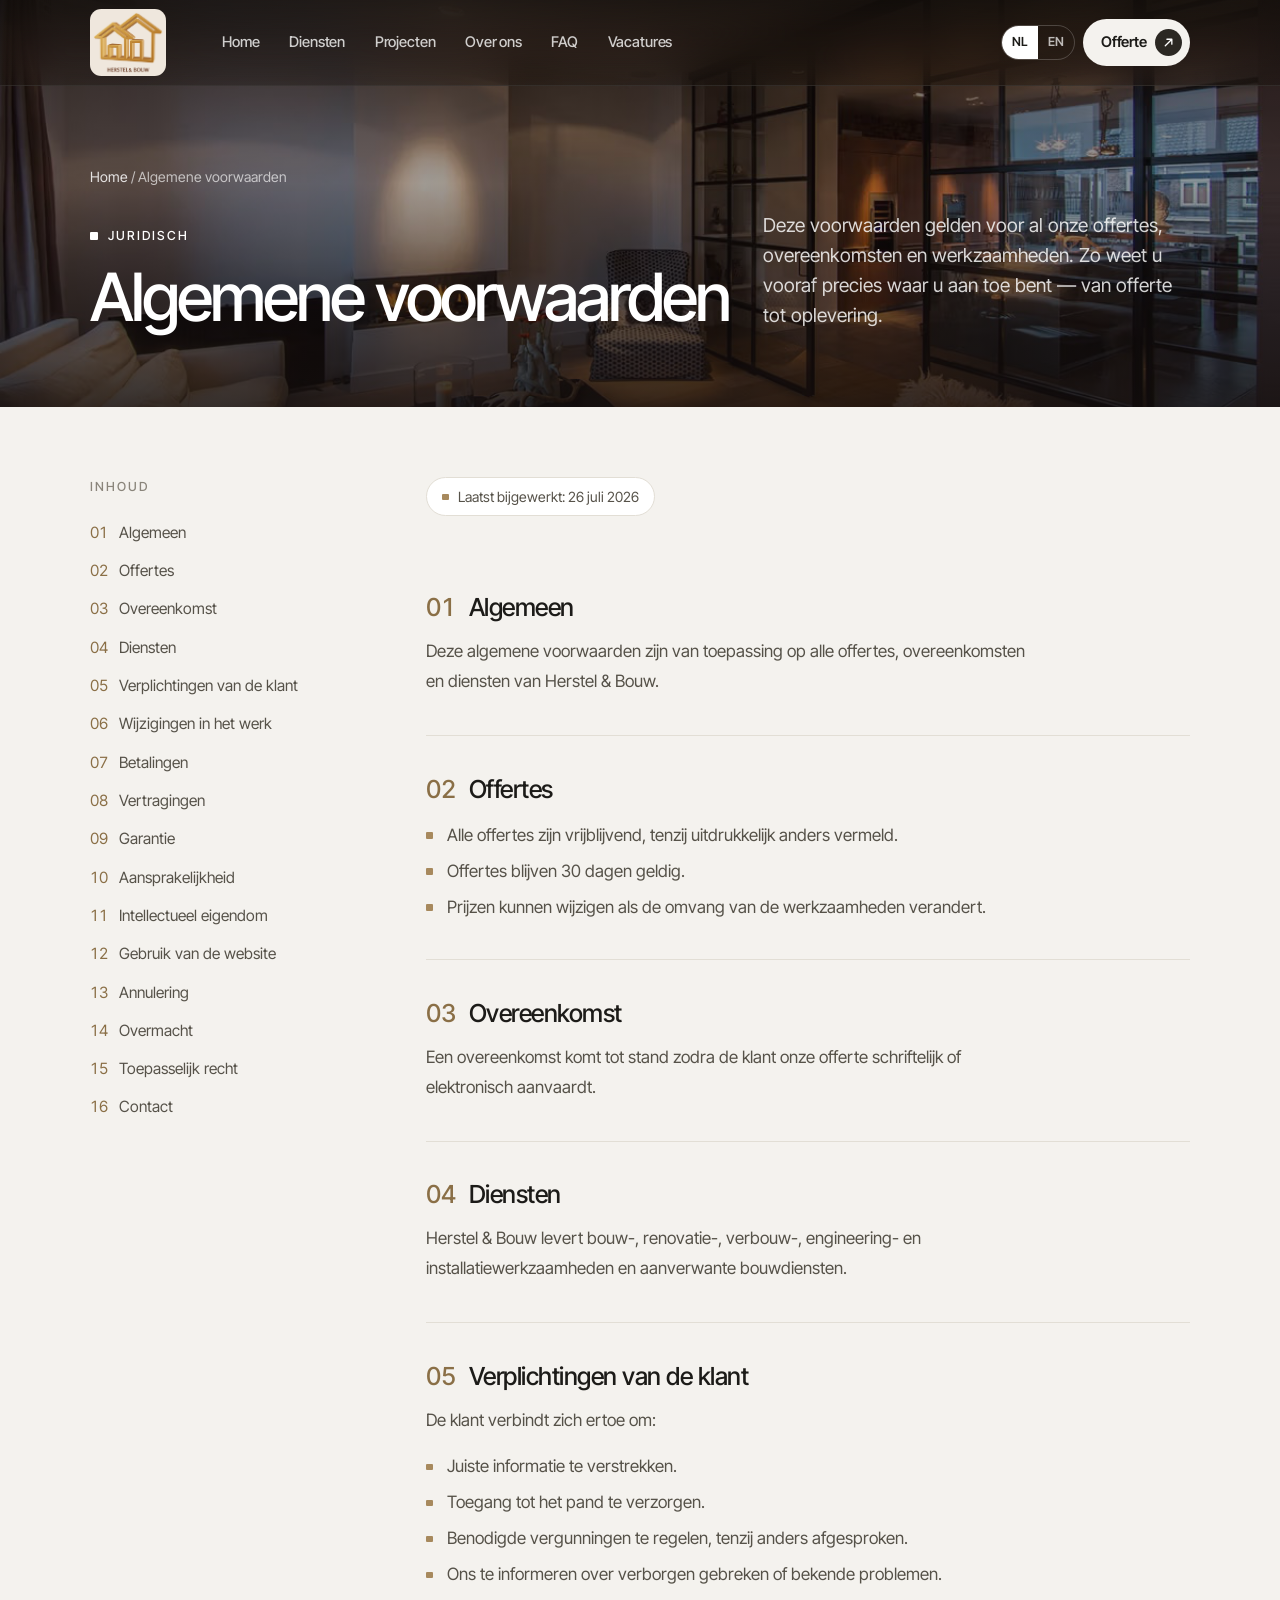
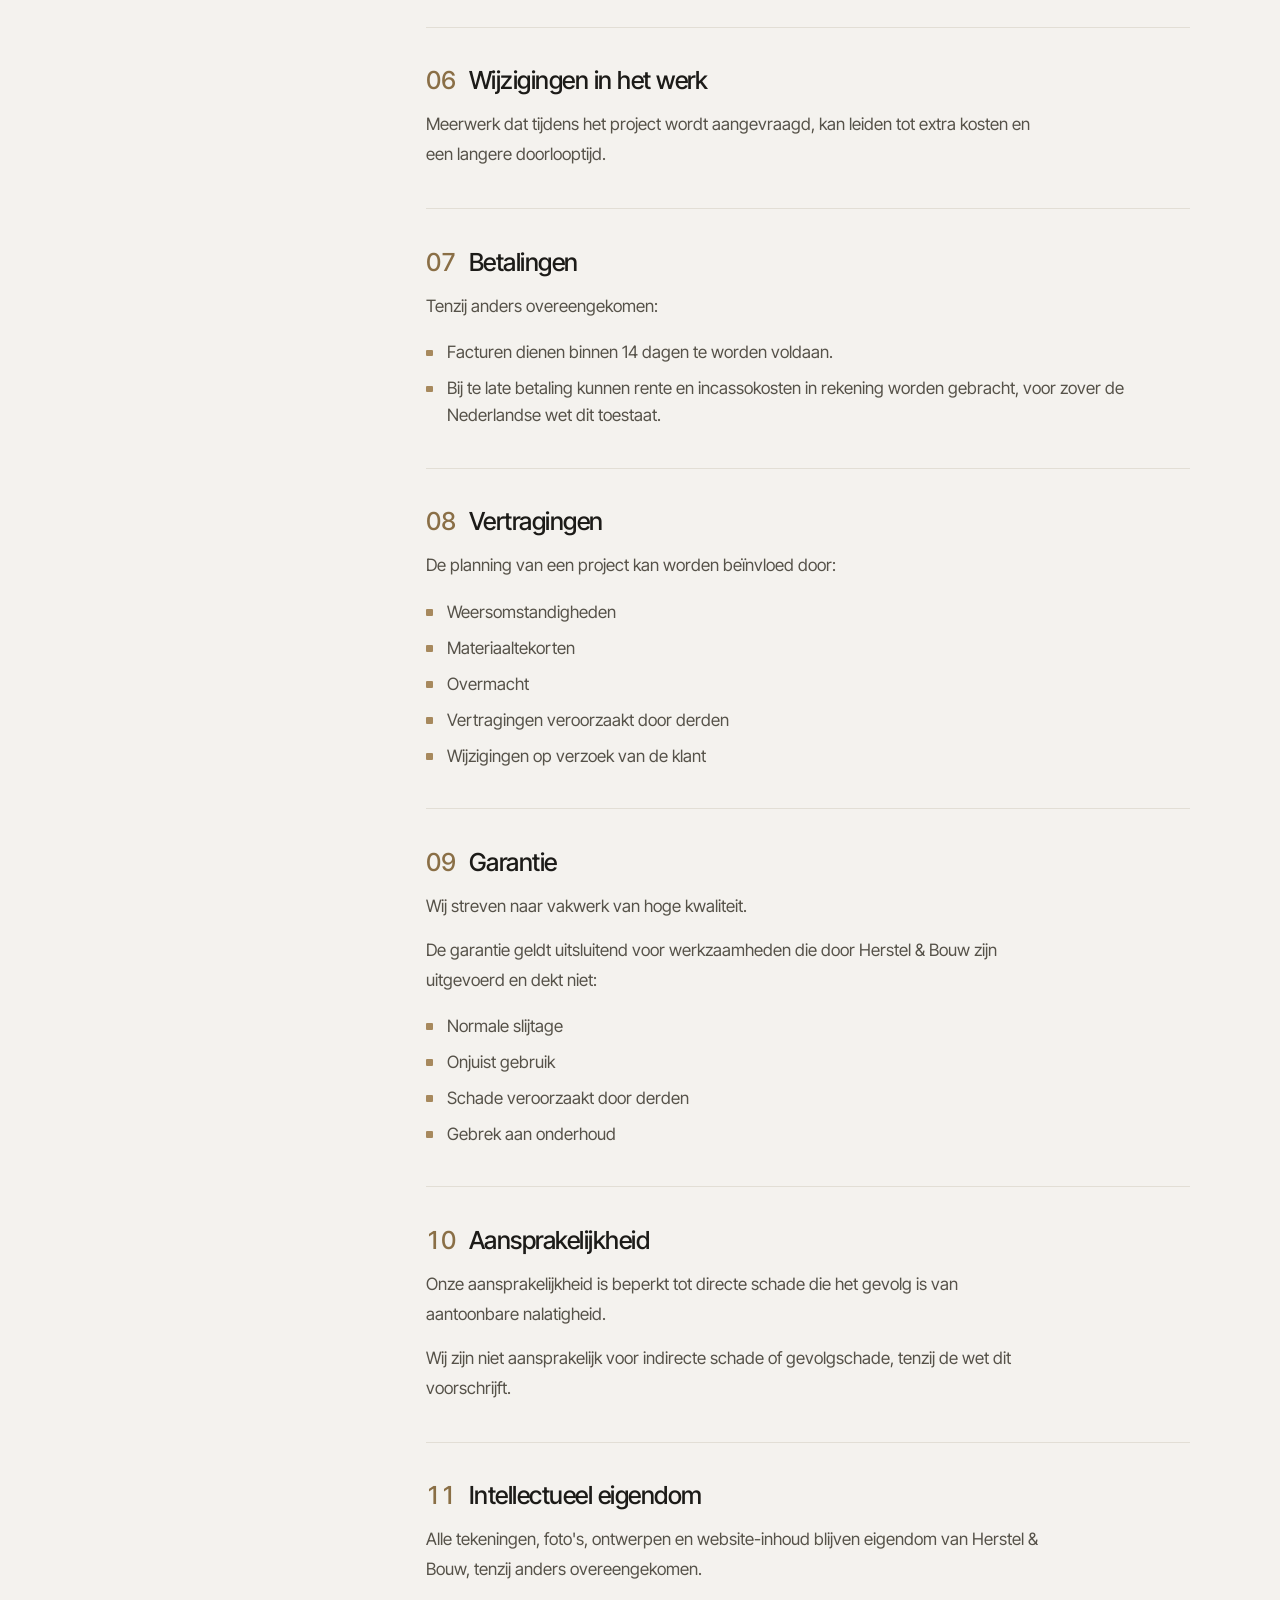
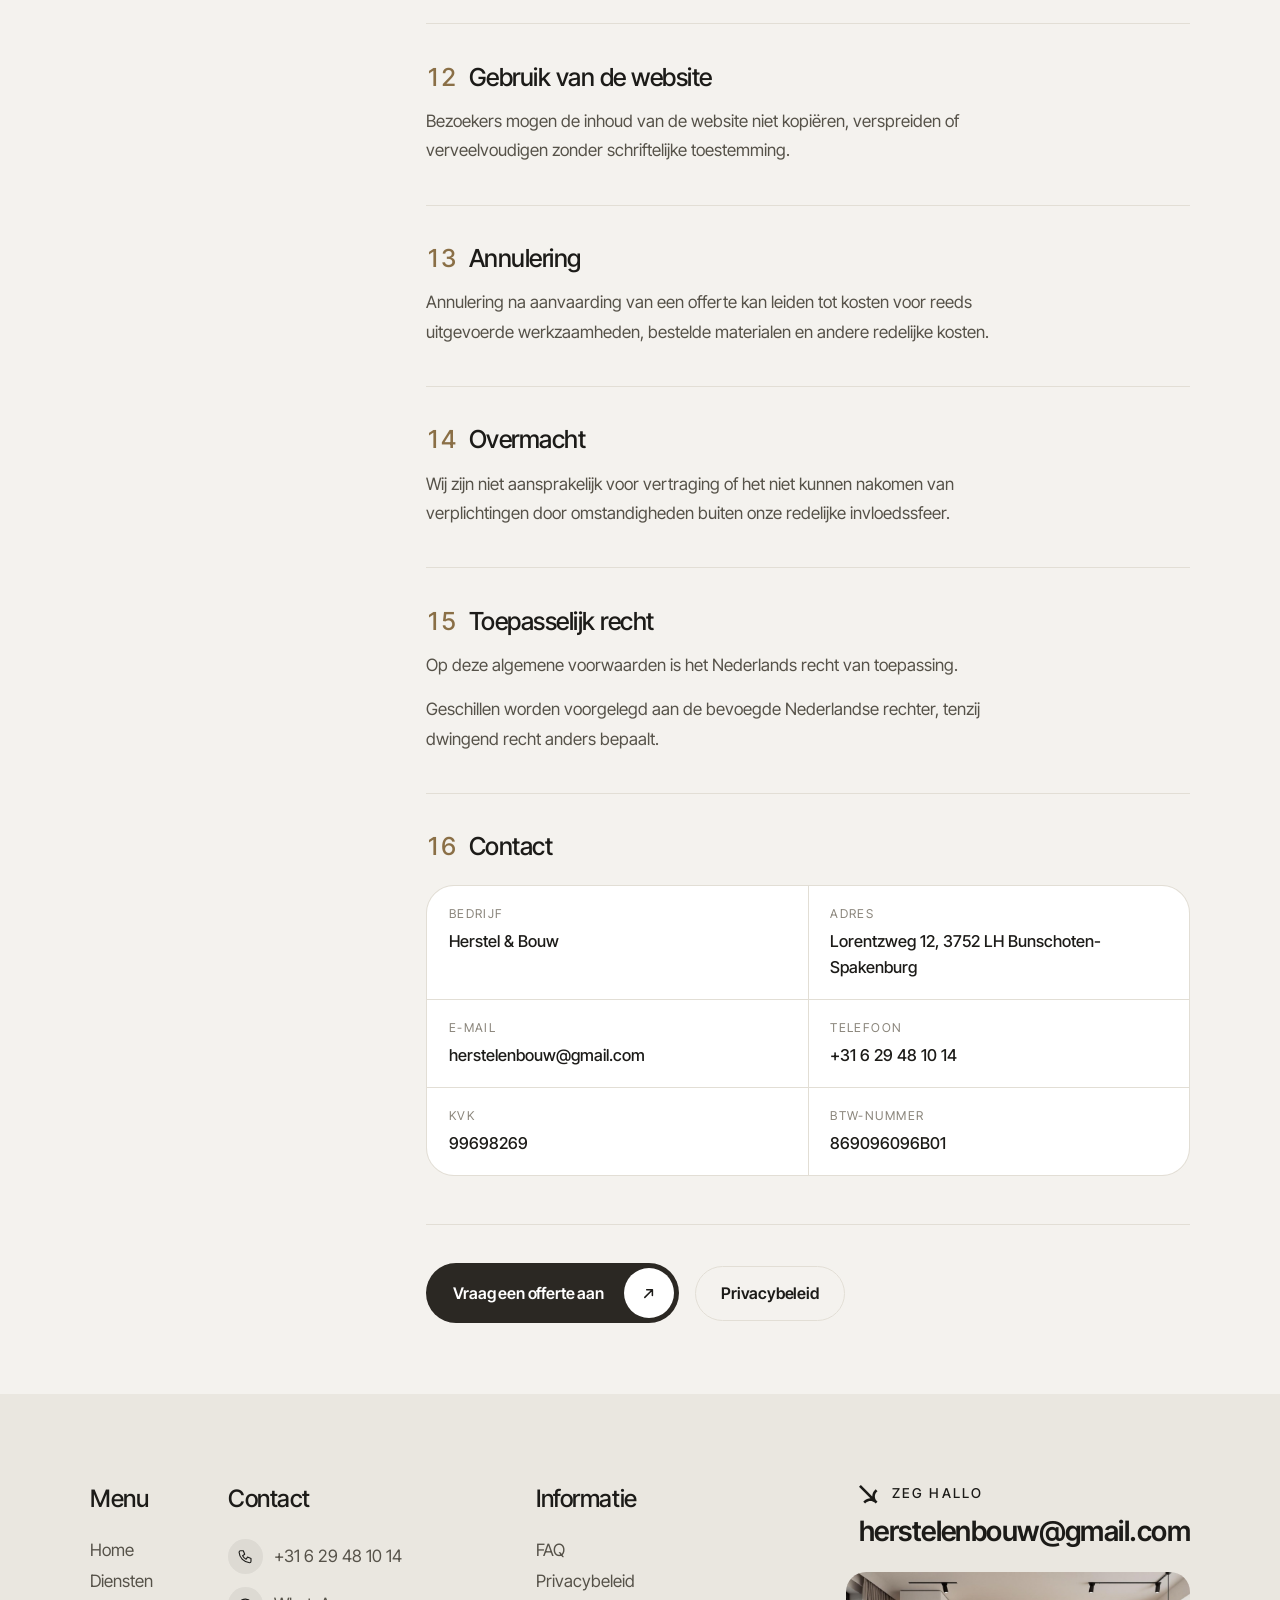
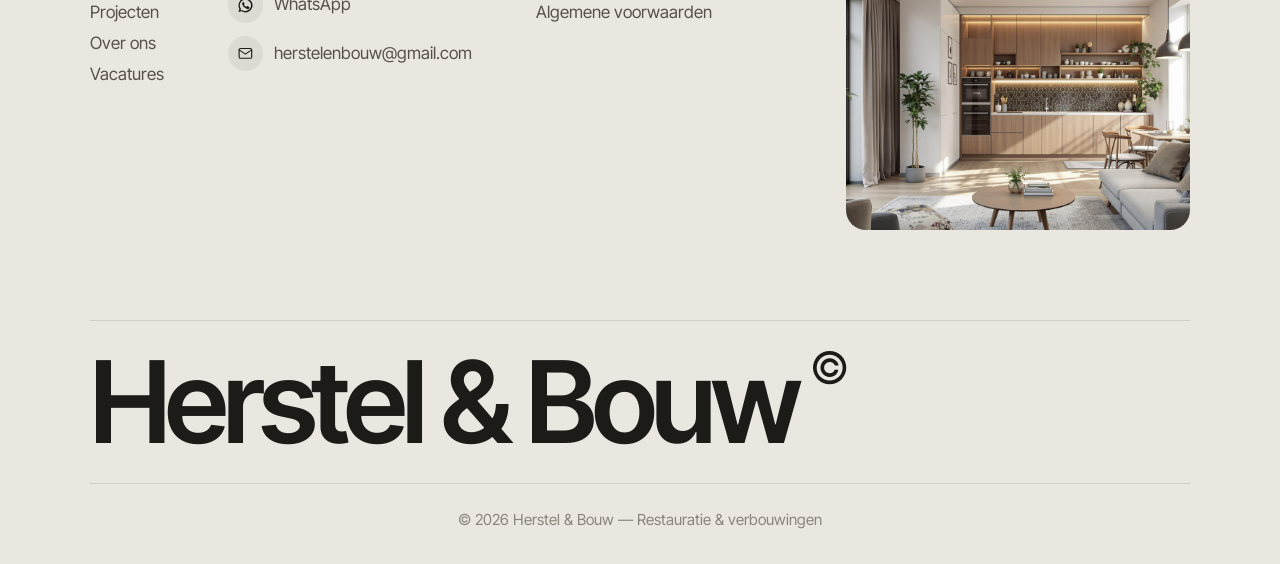
<file: voorwaarden.html>
<!DOCTYPE html>
<html lang="nl">
<head>
  <meta charset="UTF-8" />
  <meta name="viewport" content="width=device-width, initial-scale=1" />
  <title>Algemene voorwaarden — Herstel &amp; Bouw</title>
  <meta name="description" content="Algemene voorwaarden van Herstel & Bouw: offertes, overeenkomst, betalingen, garantie, aansprakelijkheid, annulering en toepasselijk recht." />
  <meta name="theme-color" content="#fbf9f6" />
  <meta name="robots" content="index, follow" />
  <link rel="icon" href="images/logo.png" />
  <link rel="preload" as="image" href="images/logo-mark.png" />
  <link rel="preconnect" href="https://fonts.googleapis.com" />
  <link rel="preconnect" href="https://fonts.gstatic.com" crossorigin />
  <link href="https://fonts.googleapis.com/css2?family=Inter+Tight:wght@300;400;500;600;700&display=swap" rel="stylesheet" />
  <link rel="stylesheet" href="css/style.css?v=20260807b" />
</head>
<body data-page="legal">

  <!-- ===================== PRELOADER ===================== -->
  <div class="preloader" id="preloader" role="status" aria-live="polite" aria-label="Pagina wordt geladen">
    <div class="pre-inner">
      <div class="pre-mark">
        <img class="pre-logo" src="images/logo-mark.png" alt="Herstel & Bouw" width="1167" height="866" fetchpriority="high" />
        <span class="pre-sheen" aria-hidden="true"></span>
      </div>
      <div class="pre-word" aria-hidden="true">Herstel &amp; Bouw</div>
      <div class="pre-line" aria-hidden="true"></div>
    </div>
  </div>

  <!-- ===================== HEADER ===================== -->
  <header class="navbar">
    <div class="nav-inner">
      <a class="nav-brand" href="index.html" aria-label="Herstel & Bouw home">
        <img src="images/logo-header.png" alt="Herstel & Bouw" />
      </a>
      <nav class="nav-links" aria-label="Hoofdmenu">
        <a href="index.html" data-nav="home" data-i18n="nav.home">Home</a>
        <a href="index.html#services" data-i18n="nav.services">Diensten</a>
        <a href="projects.html" data-nav="projects" data-i18n="nav.projects">Projecten</a>
        <a href="index.html#about" data-i18n="nav.about">Over ons</a>
        <a href="index.html#faq" data-i18n="nav.faq">FAQ</a>
        <a href="vacancies.html" data-nav="vacancies" data-i18n="nav.vacancies">Vacatures</a>
      </nav>
      <div class="nav-actions">
        <div class="lang-switch" role="group" aria-label="Taal / Language">
          <button data-lang="nl" class="is-active">NL</button>
          <button data-lang="en">EN</button>
        </div>
        <a class="nav-cta" href="index.html#contact"><span data-i18n="nav.cta">Offerte</span>
          <span class="btn-ico"><svg viewBox="0 0 16 16" fill="none" stroke="currentColor" stroke-width="1.6" stroke-linecap="round" stroke-linejoin="round"><path d="M4 12 12 4M6 4h6v6"/></svg></span></a>
        <button class="nav-toggle" aria-label="Menu" aria-expanded="false" aria-controls="nav-overlay">
          <span class="bars"><span></span><span></span><span></span></span>
        </button>
      </div>
    </div>
  </header>

  <div class="nav-overlay" id="nav-overlay">
    <div class="nav-overlay-inner">
      <nav class="nav-overlay-menu" aria-label="Hoofdmenu">
        <a data-nav="home" href="index.html"><i class="idx">01</i><span data-i18n="nav.home">Home</span></a>
        <a data-nav="services" href="index.html#services"><i class="idx">02</i><span data-i18n="nav.services">Diensten</span></a>
        <a data-nav="projects" href="projects.html"><i class="idx">03</i><span data-i18n="nav.projects">Projecten</span></a>
        <a data-nav="about" href="index.html#about"><i class="idx">04</i><span data-i18n="nav.about">Over ons</span></a>
        <a data-nav="faq" href="index.html#faq"><i class="idx">05</i><span data-i18n="nav.faq">FAQ</span></a>
        <a data-nav="vacancies" href="vacancies.html"><i class="idx">06</i><span data-i18n="nav.vacancies">Vacatures</span></a>
        <a data-nav="contact" href="index.html#contact"><i class="idx">07</i><span data-i18n="nav.contact">Contact</span></a>
      </nav>
      <div class="nav-overlay-side">
        <div>
          <h6 data-i18n="footer.contact">Contact</h6>
          <a href="tel:+31629481014">+31 6 29 48 10 14</a>
          <a href="mailto:herstelenbouw@gmail.com">herstelenbouw@gmail.com</a>
          <a href="https://wa.me/31629481014" target="_blank" rel="noopener">WhatsApp</a>
        </div>
        <div>
          <h6 data-i18n="footer.regionsTitle">Werkgebied</h6>
          <p style="color:rgba(255,255,255,.6);max-width:18rem">Amsterdam, Almere, Utrecht, Utrecht regio, North &amp; South Holland</p>
        </div>
        <a class="btn" href="index.html#contact"><span data-i18n="btn.quote">Vraag een offerte aan</span>
          <span class="btn-ico"><svg viewBox="0 0 16 16" fill="none" stroke="currentColor" stroke-width="1.6" stroke-linecap="round" stroke-linejoin="round"><path d="M4 12 12 4M6 4h6v6"/></svg></span></a>
      </div>
    </div>
    <div class="nav-overlay-bottom">
      <span>© <span data-year>2026</span> Herstel &amp; Bouw</span>
      <span>Lorentzweg 12d, 3752 LH Bunschoten-Spakenburg</span>
    </div>
  </div>

  <main>
    <!-- ===================== PAGE HERO ===================== -->
    <section class="page-hero">
      <div class="page-hero-bg"><img src="images/projects/terms-hero.jpg" alt="" aria-hidden="true" /></div>
      <div class="container">
        <nav class="crumbs"><a href="index.html" data-i18n="nav.home">Home</a> / <span data-i18n="footer.terms">Algemene voorwaarden</span></nav>
        <div class="page-hero-grid">
          <div class="reveal">
            <span class="eyebrow" data-i18n="legal.eyebrow">Juridisch</span>
            <h1 class="display" style="margin-top:1rem" data-i18n="footer.terms">Algemene voorwaarden</h1>
          </div>
          <p class="lead reveal" data-delay="1" data-i18n="tc.intro">Deze voorwaarden gelden voor al onze offertes, overeenkomsten en werkzaamheden. Zo weet u vooraf precies waar u aan toe bent — van offerte tot oplevering.</p>
        </div>
      </div>
    </section>

    <!-- ===================== DOCUMENT ===================== -->
    <section class="section">
      <div class="container">
        <div class="legal-wrap">

          <!-- Index -->
          <aside class="legal-index reveal">
            <div class="legal-index-title" data-i18n="legal.contents">Inhoud</div>
            <nav class="legal-index-links" aria-label="Inhoudsopgave algemene voorwaarden">
              <a href="#tc-1"><i>01</i><span data-i18n="tc.1.h">Algemeen</span></a>
              <a href="#tc-2"><i>02</i><span data-i18n="tc.2.h">Offertes</span></a>
              <a href="#tc-3"><i>03</i><span data-i18n="tc.3.h">Overeenkomst</span></a>
              <a href="#tc-4"><i>04</i><span data-i18n="tc.4.h">Diensten</span></a>
              <a href="#tc-5"><i>05</i><span data-i18n="tc.5.h">Verplichtingen van de klant</span></a>
              <a href="#tc-6"><i>06</i><span data-i18n="tc.6.h">Wijzigingen in het werk</span></a>
              <a href="#tc-7"><i>07</i><span data-i18n="tc.7.h">Betalingen</span></a>
              <a href="#tc-8"><i>08</i><span data-i18n="tc.8.h">Vertragingen</span></a>
              <a href="#tc-9"><i>09</i><span data-i18n="tc.9.h">Garantie</span></a>
              <a href="#tc-10"><i>10</i><span data-i18n="tc.10.h">Aansprakelijkheid</span></a>
              <a href="#tc-11"><i>11</i><span data-i18n="tc.11.h">Intellectueel eigendom</span></a>
              <a href="#tc-12"><i>12</i><span data-i18n="tc.12.h">Gebruik van de website</span></a>
              <a href="#tc-13"><i>13</i><span data-i18n="tc.13.h">Annulering</span></a>
              <a href="#tc-14"><i>14</i><span data-i18n="tc.14.h">Overmacht</span></a>
              <a href="#tc-15"><i>15</i><span data-i18n="tc.15.h">Toepasselijk recht</span></a>
              <a href="#tc-16"><i>16</i><span data-i18n="tc.16.h">Contact</span></a>
            </nav>
          </aside>

          <!-- Document -->
          <article class="legal-doc reveal" data-delay="1">
            <p class="legal-updated" data-i18n="legal.updated">Laatst bijgewerkt: 26 juli 2026</p>

            <section class="legal-block" id="tc-1">
              <h2><span class="n">01</span><span data-i18n="tc.1.h">Algemeen</span></h2>
              <p data-i18n="tc.1.p">Deze algemene voorwaarden zijn van toepassing op alle offertes, overeenkomsten en diensten van Herstel &amp; Bouw.</p>
            </section>

            <section class="legal-block" id="tc-2">
              <h2><span class="n">02</span><span data-i18n="tc.2.h">Offertes</span></h2>
              <ul class="legal-list">
                <li data-i18n="tc.2.l1">Alle offertes zijn vrijblijvend, tenzij uitdrukkelijk anders vermeld.</li>
                <li data-i18n="tc.2.l2">Offertes blijven 30 dagen geldig.</li>
                <li data-i18n="tc.2.l3">Prijzen kunnen wijzigen als de omvang van de werkzaamheden verandert.</li>
              </ul>
            </section>

            <section class="legal-block" id="tc-3">
              <h2><span class="n">03</span><span data-i18n="tc.3.h">Overeenkomst</span></h2>
              <p data-i18n="tc.3.p">Een overeenkomst komt tot stand zodra de klant onze offerte schriftelijk of elektronisch aanvaardt.</p>
            </section>

            <section class="legal-block" id="tc-4">
              <h2><span class="n">04</span><span data-i18n="tc.4.h">Diensten</span></h2>
              <p data-i18n="tc.4.p">Herstel &amp; Bouw levert bouw-, renovatie-, verbouw-, engineering- en installatiewerkzaamheden en aanverwante bouwdiensten.</p>
            </section>

            <section class="legal-block" id="tc-5">
              <h2><span class="n">05</span><span data-i18n="tc.5.h">Verplichtingen van de klant</span></h2>
              <p data-i18n="tc.5.p">De klant verbindt zich ertoe om:</p>
              <ul class="legal-list">
                <li data-i18n="tc.5.l1">Juiste informatie te verstrekken.</li>
                <li data-i18n="tc.5.l2">Toegang tot het pand te verzorgen.</li>
                <li data-i18n="tc.5.l3">Benodigde vergunningen te regelen, tenzij anders afgesproken.</li>
                <li data-i18n="tc.5.l4">Ons te informeren over verborgen gebreken of bekende problemen.</li>
              </ul>
            </section>

            <section class="legal-block" id="tc-6">
              <h2><span class="n">06</span><span data-i18n="tc.6.h">Wijzigingen in het werk</span></h2>
              <p data-i18n="tc.6.p">Meerwerk dat tijdens het project wordt aangevraagd, kan leiden tot extra kosten en een langere doorlooptijd.</p>
            </section>

            <section class="legal-block" id="tc-7">
              <h2><span class="n">07</span><span data-i18n="tc.7.h">Betalingen</span></h2>
              <p data-i18n="tc.7.p">Tenzij anders overeengekomen:</p>
              <ul class="legal-list">
                <li data-i18n="tc.7.l1">Facturen dienen binnen 14 dagen te worden voldaan.</li>
                <li data-i18n="tc.7.l2">Bij te late betaling kunnen rente en incassokosten in rekening worden gebracht, voor zover de Nederlandse wet dit toestaat.</li>
              </ul>
            </section>

            <section class="legal-block" id="tc-8">
              <h2><span class="n">08</span><span data-i18n="tc.8.h">Vertragingen</span></h2>
              <p data-i18n="tc.8.p">De planning van een project kan worden beïnvloed door:</p>
              <ul class="legal-list">
                <li data-i18n="tc.8.l1">Weersomstandigheden</li>
                <li data-i18n="tc.8.l2">Materiaaltekorten</li>
                <li data-i18n="tc.8.l3">Overmacht</li>
                <li data-i18n="tc.8.l4">Vertragingen veroorzaakt door derden</li>
                <li data-i18n="tc.8.l5">Wijzigingen op verzoek van de klant</li>
              </ul>
            </section>

            <section class="legal-block" id="tc-9">
              <h2><span class="n">09</span><span data-i18n="tc.9.h">Garantie</span></h2>
              <p data-i18n="tc.9.p1">Wij streven naar vakwerk van hoge kwaliteit.</p>
              <p data-i18n="tc.9.p2">De garantie geldt uitsluitend voor werkzaamheden die door Herstel &amp; Bouw zijn uitgevoerd en dekt niet:</p>
              <ul class="legal-list">
                <li data-i18n="tc.9.l1">Normale slijtage</li>
                <li data-i18n="tc.9.l2">Onjuist gebruik</li>
                <li data-i18n="tc.9.l3">Schade veroorzaakt door derden</li>
                <li data-i18n="tc.9.l4">Gebrek aan onderhoud</li>
              </ul>
            </section>

            <section class="legal-block" id="tc-10">
              <h2><span class="n">10</span><span data-i18n="tc.10.h">Aansprakelijkheid</span></h2>
              <p data-i18n="tc.10.p1">Onze aansprakelijkheid is beperkt tot directe schade die het gevolg is van aantoonbare nalatigheid.</p>
              <p data-i18n="tc.10.p2">Wij zijn niet aansprakelijk voor indirecte schade of gevolgschade, tenzij de wet dit voorschrijft.</p>
            </section>

            <section class="legal-block" id="tc-11">
              <h2><span class="n">11</span><span data-i18n="tc.11.h">Intellectueel eigendom</span></h2>
              <p data-i18n="tc.11.p">Alle tekeningen, foto's, ontwerpen en website-inhoud blijven eigendom van Herstel &amp; Bouw, tenzij anders overeengekomen.</p>
            </section>

            <section class="legal-block" id="tc-12">
              <h2><span class="n">12</span><span data-i18n="tc.12.h">Gebruik van de website</span></h2>
              <p data-i18n="tc.12.p">Bezoekers mogen de inhoud van de website niet kopiëren, verspreiden of verveelvoudigen zonder schriftelijke toestemming.</p>
            </section>

            <section class="legal-block" id="tc-13">
              <h2><span class="n">13</span><span data-i18n="tc.13.h">Annulering</span></h2>
              <p data-i18n="tc.13.p">Annulering na aanvaarding van een offerte kan leiden tot kosten voor reeds uitgevoerde werkzaamheden, bestelde materialen en andere redelijke kosten.</p>
            </section>

            <section class="legal-block" id="tc-14">
              <h2><span class="n">14</span><span data-i18n="tc.14.h">Overmacht</span></h2>
              <p data-i18n="tc.14.p">Wij zijn niet aansprakelijk voor vertraging of het niet kunnen nakomen van verplichtingen door omstandigheden buiten onze redelijke invloedssfeer.</p>
            </section>

            <section class="legal-block" id="tc-15">
              <h2><span class="n">15</span><span data-i18n="tc.15.h">Toepasselijk recht</span></h2>
              <p data-i18n="tc.15.p1">Op deze algemene voorwaarden is het Nederlands recht van toepassing.</p>
              <p data-i18n="tc.15.p2">Geschillen worden voorgelegd aan de bevoegde Nederlandse rechter, tenzij dwingend recht anders bepaalt.</p>
            </section>

            <section class="legal-block" id="tc-16">
              <h2><span class="n">16</span><span data-i18n="tc.16.h">Contact</span></h2>
              <div class="legal-facts">
                <div class="legal-fact"><span class="k" data-i18n="legal.company">Bedrijf</span><span class="v">Herstel &amp; Bouw</span></div>
                <div class="legal-fact"><span class="k" data-i18n="legal.address">Adres</span><span class="v">Lorentzweg 12, 3752 LH Bunschoten-Spakenburg</span></div>
                <div class="legal-fact"><span class="k" data-i18n="legal.email">E-mail</span><span class="v"><a href="mailto:herstelenbouw@gmail.com">herstelenbouw@gmail.com</a></span></div>
                <div class="legal-fact"><span class="k" data-i18n="legal.phone">Telefoon</span><span class="v"><a href="tel:+31629481014">+31 6 29 48 10 14</a></span></div>
                <div class="legal-fact"><span class="k" data-i18n="legal.kvk">KvK</span><span class="v">99698269</span></div>
                <div class="legal-fact"><span class="k" data-i18n="legal.vat">Btw-nummer</span><span class="v">869096096B01</span></div>
              </div>
            </section>

            <div class="legal-foot">
              <a class="btn" href="index.html#contact"><span data-i18n="btn.quote">Vraag een offerte aan</span>
                <span class="btn-ico"><svg viewBox="0 0 16 16" fill="none" stroke="currentColor" stroke-width="1.6" stroke-linecap="round" stroke-linejoin="round"><path d="M4 12 12 4M6 4h6v6"/></svg></span></a>
              <a class="btn btn--ghost" href="privacy.html"><span data-i18n="footer.privacy">Privacybeleid</span></a>
            </div>
          </article>

        </div>
      </div>
    </section>
  </main>

  <!-- ===================== FOOTER ===================== -->
  <footer class="footer">
    <div class="container">
      <div class="footer-top">
        <div class="footer-menu-grid">
          <div class="footer-menu">
            <div class="footer-menu-text" data-i18n="footer.menu">Menu</div>
            <div class="footer-link-wrap">
              <a class="footer-link" href="index.html"><span class="footer-link-text" data-i18n="nav.home">Home</span><span class="footer-link-text" data-i18n="nav.home">Home</span></a>
              <a class="footer-link" href="index.html#services"><span class="footer-link-text" data-i18n="nav.services">Diensten</span><span class="footer-link-text" data-i18n="nav.services">Diensten</span></a>
              <a class="footer-link" href="projects.html"><span class="footer-link-text" data-i18n="nav.projects">Projecten</span><span class="footer-link-text" data-i18n="nav.projects">Projecten</span></a>
              <a class="footer-link" href="index.html#about"><span class="footer-link-text" data-i18n="nav.about">Over ons</span><span class="footer-link-text" data-i18n="nav.about">Over ons</span></a>
              <a class="footer-link" href="vacancies.html"><span class="footer-link-text" data-i18n="nav.vacancies">Vacatures</span><span class="footer-link-text" data-i18n="nav.vacancies">Vacatures</span></a>
            </div>
          </div>
          <div class="footer-menu">
            <div class="footer-menu-text" data-i18n="footer.contact">Contact</div>
            <div class="footer-contact-list">
              <a class="footer-contact-row" href="tel:+31629481014">
                <span class="fc-ico"><svg viewBox="0 0 24 24" fill="none" stroke="currentColor" stroke-width="1.6" stroke-linecap="round" stroke-linejoin="round"><path d="M5 4h4l2 5-3 2a12 12 0 0 0 5 5l2-3 5 2v4a2 2 0 0 1-2 2A16 16 0 0 1 3 6a2 2 0 0 1 2-2z"/></svg></span>
                <span class="fc-text">+31 6 29 48 10 14</span>
              </a>
              <a class="footer-contact-row" href="https://wa.me/31629481014" target="_blank" rel="noopener">
                <span class="fc-ico"><svg viewBox="0 0 24 24" fill="currentColor"><path d="M12 2a10 10 0 0 0-8.6 15l-1.3 4.6 4.7-1.2A10 10 0 1 0 12 2zm0 2a8 8 0 1 1-4.2 14.8l-.3-.2-2.5.7.7-2.4-.2-.3A8 8 0 0 1 12 4zm4.5 9.7c-.2-.1-1.4-.7-1.6-.8-.2-.1-.4-.1-.5.1l-.7.9c-.1.2-.3.2-.5.1a6.5 6.5 0 0 1-3.2-2.8c-.1-.2 0-.4.1-.5l.4-.5.2-.4v-.4l-.8-1.8c-.2-.4-.4-.4-.5-.4h-.5c-.2 0-.4 0-.6.3a3 3 0 0 0-.9 2.2c0 1.3 1 2.6 1.1 2.8.1.2 1.9 2.9 4.6 4 .6.3 1.1.4 1.5.5.6.2 1.2.2 1.6.1.5-.1 1.4-.6 1.6-1.1.2-.6.2-1 .1-1.1z"/></svg></span>
                <span class="fc-text">WhatsApp</span>
              </a>
              <a class="footer-contact-row" href="mailto:herstelenbouw@gmail.com">
                <span class="fc-ico"><svg viewBox="0 0 24 24" fill="none" stroke="currentColor" stroke-width="1.6" stroke-linecap="round" stroke-linejoin="round"><rect x="3" y="5" width="18" height="14" rx="2"/><path d="m3 7 9 6 9-6"/></svg></span>
                <span class="fc-text">herstelenbouw@gmail.com</span>
              </a>
            </div>
          </div>
          <div class="footer-menu">
            <div class="footer-menu-text" data-i18n="footer.info">Informatie</div>
            <div class="footer-link-wrap">
              <a class="footer-link" href="index.html#faq"><span class="footer-link-text" data-i18n="nav.faq">FAQ</span><span class="footer-link-text" data-i18n="nav.faq">FAQ</span></a>
              <a class="footer-link" href="privacy.html"><span class="footer-link-text" data-i18n="footer.privacy">Privacybeleid</span><span class="footer-link-text" data-i18n="footer.privacy">Privacybeleid</span></a>
              <a class="footer-link" href="voorwaarden.html"><span class="footer-link-text" data-i18n="footer.terms">Algemene voorwaarden</span><span class="footer-link-text" data-i18n="footer.terms">Algemene voorwaarden</span></a>
            </div>
          </div>
        </div>
        <div class="footer-right">
          <div class="footer-right-top">
            <div class="say-hello-block">
              <svg class="say-hello-icon" xmlns="http://www.w3.org/2000/svg" viewBox="0 0 17 17" fill="none"><path fill-rule="evenodd" clip-rule="evenodd" d="M15.568 13.9187C13.572 11.9227 13.5846 8.27161 15.5962 6.26L16.4209 5.43523L14.7835 3.79776L13.9587 4.62253C12.4956 6.08567 11.7601 8.09506 11.7519 10.1026L1.64954 0.00023769L2.62604e-06 1.64978L10.1024 11.7522C8.09484 11.7603 6.08544 12.4958 4.6223 13.9589L3.79753 14.7837L5.435 16.4212L6.25977 15.5964C8.27139 13.5848 11.9224 13.5722 13.9185 15.5683L14.7372 16.387L16.3868 14.7375L15.568 13.9187Z" fill="currentColor"/></svg>
              <span class="say-hello-label" data-i18n="footer.sayHello">Zeg hallo</span>
            </div>
            <a class="footer-email" href="mailto:herstelenbouw@gmail.com">herstelenbouw@gmail.com</a>
          </div>
          <img class="footer-image" src="images/projects/living-1.jpg" alt="Afgewerkte woonkamerrenovatie door Herstel &amp; Bouw" loading="lazy" />
        </div>
      </div>
      <div class="footer-text-wrap">
        <div class="footer-text-wrap-main">
          <div class="footer-bold-text">Herstel &amp; Bouw</div>
          <svg class="footer-icon" xmlns="http://www.w3.org/2000/svg" viewBox="0 0 47 47" fill="none"><path d="M10.5259 23.5C10.5259 21.0521 11.1175 18.8286 12.3006 16.8294C13.4838 14.8303 15.0749 13.2392 17.074 12.056C19.0935 10.8524 21.317 10.2609 23.7445 10.2812C25.866 10.2609 27.8142 10.7096 29.5889 11.6276C31.384 12.5252 32.8629 13.7593 34.0257 15.3301C35.2088 16.8804 35.9432 18.645 36.2288 20.6237H30.8434C30.5374 19.1141 29.7011 17.8698 28.3343 16.8906C26.988 15.9115 25.4581 15.4219 23.7445 15.4219C22.2758 15.4219 20.9295 15.7891 19.7055 16.5234C18.4816 17.2374 17.5024 18.2064 16.768 19.4303C16.0541 20.6543 15.6869 22.0109 15.6665 23.5C15.6869 24.9688 16.0541 26.3151 16.768 27.5391C17.5024 28.763 18.4816 29.732 19.7055 30.446C20.9295 31.1599 22.2758 31.5169 23.7445 31.5169C25.4581 31.5373 26.9064 31.0579 28.0895 30.0788C29.2931 29.0996 30.0479 27.8451 30.3538 26.3151H35.7392C35.474 28.2938 34.7906 30.0686 33.6891 31.6393C32.5875 33.1897 31.18 34.4238 29.4665 35.3418C27.7734 36.2394 25.866 36.6984 23.7445 36.7188C21.317 36.6984 19.0935 36.0966 17.074 34.9134C15.0749 33.7303 13.4838 32.1391 12.3006 30.14C11.1175 28.1408 10.5259 25.9275 10.5259 23.5ZM23.4997 47C20.2767 47 17.2372 46.388 14.3814 45.1641C11.5459 43.9401 9.047 42.2572 6.88469 40.1152C4.72239 37.9529 3.02926 35.454 1.80532 32.6185C0.601773 29.783 0 26.7435 0 23.5C0.0203991 20.2565 0.642571 17.217 1.86652 14.3815C3.09046 11.5256 4.77339 9.02669 6.91529 6.88477C9.07759 4.72244 11.5765 3.0395 14.412 1.83594C17.2474 0.611979 20.2767 0 23.4997 0C26.7636 0 29.8133 0.611979 32.6487 1.83594C35.4842 3.0395 37.9729 4.72244 40.1148 6.88477C42.2771 9.02669 43.96 11.5256 45.1636 14.3815C46.3875 17.217 46.9995 20.2565 46.9995 23.5C47.0199 26.7435 46.4181 29.783 45.1942 32.6185C43.9906 35.454 42.3077 37.9529 40.1454 40.1152C38.0035 42.2572 35.5046 43.9401 32.6487 45.1641C29.8133 46.388 26.7636 47 23.4997 47ZM23.4997 41.7982C26.0496 41.7982 28.4363 41.329 30.6598 40.3906C32.8833 39.4319 34.8314 38.1161 36.5042 36.4434C38.1973 34.7706 39.513 32.8327 40.4514 30.6296C41.3897 28.406 41.8589 26.0295 41.8589 23.5C41.8589 20.9501 41.3795 18.5736 40.4208 16.3704C39.462 14.1469 38.1463 12.1988 36.4736 10.526C34.8008 8.8329 32.8527 7.51714 30.6292 6.57878C28.4261 5.62001 26.0496 5.14062 23.4997 5.14062C20.9907 5.14062 18.6244 5.62001 16.4009 6.57878C14.1978 7.51714 12.2599 8.8329 10.5871 10.526C8.9144 12.1988 7.59866 14.1469 6.6399 16.3704C5.68115 18.594 5.20177 20.9705 5.20177 23.5C5.18137 26.0091 5.64035 28.3754 6.57871 30.599C7.53746 32.8021 8.8532 34.7502 10.5259 36.4434C12.2191 38.1161 14.1672 39.4319 16.3703 40.3906C18.5938 41.329 20.9703 41.7982 23.4997 41.7982Z" fill="currentColor"/></svg>
        </div>
      </div>
      <div class="footer-copywrite">
        <div class="footer-credit">
          <span>&copy; <span data-year>2026</span> Herstel &amp; Bouw &mdash; <span data-i18n="brand.sub">Restauratie &amp; verbouwingen</span></span>
        </div>
      </div>
    </div>
  </footer>

  <script src="js/i18n.js?v=20260807"></script>
  <script src="js/data.js?v=20260807"></script>
  <script src="js/main.js?v=20260807b"></script>
</body>
</html>
</file>
<file: css/style.css>
/* ==========================================================================
   Herstel & Bouw — Design System
   Calm premium language: milky/sand surfaces, graphite ink, muted bronze
   accent (#a7895d), Inter Tight, generous radii. Layout patterns from Arvista.
   ========================================================================== */

:root {
  /* Palette — calm premium: milky bg, graphite ink, muted sand/bronze accent */
  --clr-bg: #f4f2ee;          /* milky / soft sand white canvas */
  --clr-surface: #ffffff;      /* card / container fill */
  --clr-surface-2: #eae7e0;    /* warm light grey tinted section */
  --clr-ink: #1c1b18;          /* primary text — graphite near-black */
  --clr-ink-soft: #565249;     /* secondary text — grey */
  --clr-ink-mute: #8a857b;     /* tertiary text, meta */
  --clr-line: #e2ded5;         /* hairline borders */
  --clr-line-soft: #edeae2;
  --clr-accent: #2b2823;       /* graphite/espresso — primary actions, dark accent */
  --clr-accent-deep: #16140f;  /* darker hover */
  --clr-accent-soft: #ebe6da;  /* warm sand tint background */
  --clr-gold: #a7895d;         /* muted bronze / sand — warm highlight accent */
  --clr-gold-deep: #8a6f46;
  --clr-wa: #25d366;           /* WhatsApp brand green */
  --clr-wa-deep: #1da851;
  --clr-err: #a63a2b;          /* muted brick — form errors */
  --clr-dark: #211f1b;         /* dark sections (warm graphite) */
  --clr-dark-2: #2b2823;
  --clr-night: #14120f;        /* near-black warm */

  /* Type */
  --font: "Inter Tight", "Helvetica Neue", Helvetica, Arial, sans-serif;
  --ls-h1: -0.045em;
  --ls-h2: -0.035em;
  --ls-h3: -0.02em;
  --ls-label: 0.16em;

  /* Geometry */
  --container: 80rem;       /* 1280px */
  --container-wide: 88rem;
  --r-sm: 0.75rem;
  --r-md: 1.25rem;
  --r-lg: 1.75rem;
  --r-xl: 2rem;
  --r-full: 999px;

  /* Spacing rhythm */
  --section-pad: clamp(4.5rem, 9vw, 8.5rem);
  --gutter: 90px;   /* side padding — 90px on desktop, reduced on tablet/mobile below */

  /* Motion */
  --ease: cubic-bezier(0.16, 1, 0.3, 1);
  --shadow-card: 0 24px 50px -28px rgba(28, 21, 19, 0.28);
  --shadow-soft: 0 18px 40px -24px rgba(28, 21, 19, 0.22);
}

/* ==========================================================================
   Preloader — branded "construction" intro
   The gold house-mark builds up from foundation to roof, a foundation line
   draws out from the centre, then a metallic sheen sweeps across the gold.
   No spinner, no 0–100% bar. All knobs live in the CSS variables below.
   ========================================================================== */
.preloader {
  /* ---- tweakables ---- */
  --pre-bg-1: #2a201d;          /* warm graphite — top-right glow */
  --pre-bg-2: #171210;
  --pre-bg-3: #120d0c;          /* near-black warm — outer */
  --pre-gold: var(--clr-gold);  /* accent for line + sheen */
  --pre-ink: #f3ece7;           /* wordmark colour */
  --pre-logo-size: clamp(118px, 27vw, 210px);
  --pre-ease: cubic-bezier(0.16, 1, 0.3, 1);
  --pre-build-dur: 1.15s;       /* build-up speed */
  --pre-sheen-dur: 1.1s;        /* light-sweep speed */
  --pre-sheen-delay: 0.95s;     /* sweep starts after the build */
  --pre-exit-dur: 0.8s;         /* fade-out speed */

  position: fixed; inset: 0; z-index: 9999;
  display: grid; place-items: center;
  background:
    radial-gradient(125% 125% at 78% 6%, var(--pre-bg-1) 0%, var(--pre-bg-2) 56%, var(--pre-bg-3) 100%);
  opacity: 1;
  transition: opacity var(--pre-exit-dur) var(--pre-ease),
              visibility var(--pre-exit-dur) var(--pre-ease);
  will-change: opacity;
}
.preloader.is-done { opacity: 0; visibility: hidden; pointer-events: none; }
.preloader.is-done .pre-inner { transform: translateY(-10px) scale(1.015); }

/* Lock the scroll while the intro is on screen (pure CSS, no FOUC) */
html:has(.preloader:not(.is-done)) { overflow: hidden; }

.pre-inner {
  display: flex; flex-direction: column; align-items: center;
  gap: clamp(1.15rem, 2.4vw, 1.7rem); padding: 2rem;
  transition: transform var(--pre-exit-dur) var(--pre-ease);
}

/* ---- logo mark: builds up from the bottom (foundation → roof) ---- */
.pre-mark { position: relative; width: var(--pre-logo-size); aspect-ratio: 1167 / 866; }
.pre-logo {
  width: 100%; height: 100%; object-fit: contain; display: block;
  clip-path: inset(0 0 0 0);
  filter: drop-shadow(0 16px 34px rgba(0, 0, 0, 0.45));
  animation: pre-build var(--pre-build-dur) var(--pre-ease) both;
}
@keyframes pre-build {
  0%   { clip-path: inset(100% 0 0 0); opacity: 0.15; }
  35%  { opacity: 1; }
  100% { clip-path: inset(0 0 0 0); opacity: 1; }
}

/* ---- metallic sheen, masked to the logo silhouette ---- */
.pre-sheen {
  position: absolute; inset: 0; pointer-events: none; opacity: 0;
  background: linear-gradient(105deg, transparent 38%, rgba(255, 255, 255, 0.6) 50%, transparent 62%);
  background-size: 280% 100%; background-position: 150% 0;
  -webkit-mask: url("../images/logo-mark.png") center / contain no-repeat;
          mask: url("../images/logo-mark.png") center / contain no-repeat;
  animation: pre-sheen var(--pre-sheen-dur) var(--pre-ease) var(--pre-sheen-delay) 1 both;
}
@keyframes pre-sheen {
  0%   { opacity: 0; background-position: 150% 0; }
  12%  { opacity: 1; }
  88%  { opacity: 1; }
  100% { opacity: 0; background-position: -150% 0; }
}

/* ---- wordmark: tracking-in reveal ---- */
.pre-word {
  font-size: clamp(0.72rem, 1.5vw, 0.92rem); font-weight: 500;
  text-transform: uppercase; letter-spacing: 0.5em;
  padding-left: 0.5em; /* compensate trailing tracking so it stays centred */
  color: var(--pre-ink);
  animation: pre-word 0.9s var(--pre-ease) 0.5s both;
}
@keyframes pre-word {
  from { opacity: 0; letter-spacing: 0.12em; }
  to   { opacity: 1; letter-spacing: 0.5em; }
}

/* ---- indeterminate gold shuttle (not a progress bar) ---- */
.pre-line {
  position: relative; width: clamp(120px, 22vw, 168px); height: 1px;
  margin-top: 0.3rem; border-radius: 2px; overflow: hidden;
  background: rgba(255, 255, 255, 0.1);
  animation: pre-fade 0.6s var(--pre-ease) 1s both;
}
.pre-line::after {
  content: ""; position: absolute; top: 0; left: -40%; height: 100%; width: 40%;
  border-radius: 2px;
  background: linear-gradient(90deg, transparent, var(--pre-gold), transparent);
  animation: pre-shuttle 1.6s var(--pre-ease) infinite;
}
@keyframes pre-shuttle { 0% { left: -40%; } 50% { left: 100%; } 100% { left: -40%; } }
@keyframes pre-fade { from { opacity: 0; } to { opacity: 1; } }

@media (prefers-reduced-motion: reduce) {
  .pre-logo, .pre-word, .pre-line, .pre-line::after { animation: none; }
  .pre-sheen { display: none; }
  .pre-line::after { left: 0; width: 100%; opacity: 0.5; }
}

/* ----- Reset ----- */
*, *::before, *::after { box-sizing: border-box; }
* { margin: 0; }
html { -webkit-text-size-adjust: 100%; scroll-behavior: smooth; }
body {
  font-family: var(--font);
  background: var(--clr-bg);
  color: var(--clr-ink);
  font-size: 1.0625rem;
  line-height: 1.6;
  font-weight: 400;
  -webkit-font-smoothing: antialiased;
  text-rendering: optimizeLegibility;
  overflow-x: hidden;
}
img, picture, video { display: block; max-width: 100%; height: auto; }
a { color: inherit; text-decoration: none; }
button, input, select, textarea { font: inherit; color: inherit; }
ul { list-style: none; padding: 0; }
:focus-visible { outline: 2px solid var(--clr-accent); outline-offset: 3px; border-radius: 4px; }

/* ----- Layout ----- */
.container { width: 100%; max-width: none; margin-inline: auto; padding-inline: var(--gutter); }
.container--wide { max-width: none; }
.section { padding-block: var(--section-pad); }
section[id], [id] { scroll-margin-top: 6.5rem; }
.section--tight { padding-block: clamp(3rem, 6vw, 5rem); }
.section--dark { background: var(--clr-dark); color: #f3ece7; }
.section--cream { background: var(--clr-surface-2); }

/* ----- Typography ----- */
h1, h2, h3, h4 { font-weight: 500; line-height: 1.05; letter-spacing: var(--ls-h2); color: inherit; }
.display {
  font-size: clamp(2.15rem, 5.2vw, 4.7rem);
  font-weight: 500;
  letter-spacing: var(--ls-h1);
  line-height: 1.0;
  text-wrap: balance;
  overflow-wrap: normal;
  hyphens: manual;
  -webkit-hyphens: manual;
}
.h2 { font-size: clamp(2.1rem, 4.4vw, 3.5rem); letter-spacing: var(--ls-h2); line-height: 1.02; text-wrap: balance; }
.h3 { font-size: clamp(1.4rem, 2.4vw, 1.9rem); letter-spacing: var(--ls-h3); line-height: 1.1; }
.h4 { font-size: clamp(1.15rem, 1.8vw, 1.35rem); letter-spacing: var(--ls-h3); font-weight: 500; }
.lead { font-size: clamp(1.1rem, 1.5vw, 1.3rem); color: var(--clr-ink-soft); line-height: 1.55; max-width: 46ch; }
.lead--nowrap { max-width: none; white-space: nowrap; font-size: 1rem; line-height: 1.55; }
.muted { color: var(--clr-ink-soft); }
.section--dark .muted { color: #c9bfb8; }
p { max-width: 65ch; }

.eyebrow {
  display: inline-flex; align-items: center; gap: 0.6rem;
  font-size: 0.78rem; font-weight: 500; text-transform: uppercase;
  letter-spacing: var(--ls-label); color: var(--clr-gold);
}
/* Square marker on every section label, site-wide (matches the Services block) */
.eyebrow::before { content: ""; width: 0.5rem; height: 0.5rem; background: currentColor; opacity: 1; border-radius: 1px; }
.eyebrow--center { justify-content: center; }

.section-header { max-width: 56rem; display: flex; flex-direction: column; gap: 1.1rem; }
.section-header--center { margin-inline: auto; text-align: center; align-items: center; }

/* ----- Buttons — Arvista .primary-button: pill + 3.125rem dark arrow circle ----- */
.btn {
  --bg: var(--clr-accent); --fg: #fff; --ico-bg: #fff; --ico-fg: var(--clr-ink);
  display: inline-flex; align-items: center; justify-content: space-between; gap: 1.25rem;
  padding: 0.85rem 1.6rem; border-radius: var(--r-full);
  background: var(--bg); color: var(--fg);
  font-weight: 600; font-size: 1rem; letter-spacing: -0.012rem;
  border: 1px solid transparent; cursor: pointer; position: relative; overflow: hidden;
  transition: background 0.35s var(--ease), color 0.35s var(--ease), border-color 0.35s var(--ease);
  white-space: nowrap;
}
.btn:has(.btn-ico) { padding: 0.25rem 0.25rem 0.25rem 1.6rem; }
.btn:hover { background: var(--clr-accent-deep); }
.btn:active { transform: scale(0.99); }
.btn .btn-ico {
  display: inline-grid; place-items: center; width: 3.125rem; height: 3.125rem; flex-shrink: 0;
  border-radius: var(--r-full); background: var(--ico-bg); color: var(--ico-fg);
  transition: transform 0.45s var(--ease), background 0.35s var(--ease);
}
.btn:hover .btn-ico { transform: translateX(3px); }
.btn .btn-ico svg { width: 0.95rem; height: 0.95rem; }
.btn .btn-ico svg.btn-chevron { width: auto; height: 1.45rem; }

.btn--ghost { --bg: transparent; --fg: var(--clr-ink); --ico-bg: rgba(0,0,0,0.06); --ico-fg: var(--clr-ink); border-color: var(--clr-line); }
.btn--ghost:hover { background: var(--clr-ink); --fg: #fff; --ico-bg: rgba(255,255,255,0.16); --ico-fg: #fff; border-color: var(--clr-ink); }
.btn--dark { --bg: var(--clr-ink); --fg: #fff; --ico-bg: #fff; --ico-fg: var(--clr-ink); }
.btn--dark:hover { --bg: var(--clr-night); }
.btn--light { --bg: #fff; --fg: var(--clr-ink); --ico-bg: var(--clr-accent); --ico-fg: #fff; }
.btn--light:hover { background: var(--clr-accent); --fg: #fff; }
.btn--lg { font-size: 1.05rem; }
.btn--block { width: 100%; justify-content: space-between; }
.btn--block:not(:has(.btn-ico)) { justify-content: center; }
.btn--block:has(.btn-ico) { padding-right: 0.35rem; }
.btn--sm { font-size: 0.9rem; padding: 0.55rem 1.15rem; gap: 0.7rem; }
.btn--sm:has(.btn-ico) { padding: 0.28rem 0.28rem 0.28rem 1.15rem; gap: 0.85rem; }
.btn--sm .btn-ico { width: 2.2rem; height: 2.2rem; }
.btn--sm .btn-ico svg { width: 0.82rem; height: 0.82rem; }

.link-arrow {
  display: inline-flex; align-items: center; gap: 0.5rem;
  font-weight: 500; color: var(--clr-ink);
  transition: gap 0.3s var(--ease), color 0.3s var(--ease);
}
.link-arrow svg { width: 0.95rem; height: 0.95rem; transition: transform 0.3s var(--ease); }
.link-arrow:hover { color: var(--clr-gold); gap: 0.8rem; }

/* ==========================================================================
   Navbar
   ========================================================================== */
/* Full-width header bar — logo (left) · links (center) · actions (right) */
.navbar { position: fixed; top: 0; left: 0; right: 0; z-index: 200; }
.nav-inner {
  width: 100%; margin: 0;
  display: grid; grid-template-columns: auto 1fr auto; align-items: center; gap: 1.25rem;
  padding: 0.55rem var(--gutter); min-height: 5.1rem;
  background: linear-gradient(180deg, rgba(15,12,9,0.6) 0%, rgba(15,12,9,0.28) 100%);
  backdrop-filter: blur(20px) saturate(130%); -webkit-backdrop-filter: blur(20px) saturate(130%);
  border-bottom: 1px solid rgba(255,255,255,0.1);
  transition: background 0.4s var(--ease), border-color 0.4s var(--ease);
}
.nav-brand { grid-column: 1; justify-self: start; display: flex; align-items: center; gap: 0.8rem; flex-shrink: 0; }
/* Header logo: the full brand lockup on its cream plaque, on the left */
.navbar .nav-brand img { height: 4.2rem; width: auto; object-fit: contain; border-radius: 0.7rem; }
.nav-brand .brand-text { display: flex; flex-direction: column; line-height: 1; }
.nav-brand .brand-name { font-weight: 600; font-size: 1.18rem; letter-spacing: -0.02em; color: #fff; white-space: nowrap; }
.nav-brand .brand-sub { font-size: 0.62rem; text-transform: uppercase; letter-spacing: 0.16em; color: rgba(255,255,255,0.6); margin-top: 0.28rem; white-space: nowrap; }

/* Inline anchor menu (desktop) — sits just after the logo */
.nav-links { grid-column: 2; justify-self: start; margin-left: 1.4rem; display: flex; align-items: center; gap: 0.15rem; }
.nav-links a {
  position: relative; padding: 0.5rem 0.85rem; border-radius: var(--r-full);
  font-size: 0.92rem; font-weight: 500; letter-spacing: -0.01em; white-space: nowrap;
  color: rgba(255,255,255,0.78);
  transition: color 0.25s var(--ease), background 0.25s var(--ease);
}
.nav-links a:hover { color: #fff; background: rgba(255,255,255,0.08); }
.nav-links a.is-active { color: #fff; }
.nav-links a.is-active::after {
  content: ""; position: absolute; left: 0.85rem; right: 0.85rem; bottom: 0.34rem;
  height: 1.5px; border-radius: 2px; background: var(--clr-gold);
}

.nav-actions { grid-column: 3; justify-self: end; display: flex; align-items: center; gap: 0.5rem; flex-shrink: 0; }
.nav-cta {
  display: inline-flex; align-items: center; gap: 0.5rem; height: 2.9rem; padding: 0 0.5rem 0 1.1rem;
  border-radius: var(--r-full); background: #f4f2ee; color: var(--clr-ink);
  font-weight: 600; font-size: 0.92rem; letter-spacing: -0.01em; white-space: nowrap;
  transition: background 0.3s var(--ease), transform 0.4s var(--ease);
}
.nav-cta:hover { background: #fff; transform: translateY(-1px); }
.nav-cta .btn-ico { display: inline-grid; place-items: center; width: 1.7rem; height: 1.7rem; border-radius: var(--r-full); background: var(--clr-accent); color: #fff; transition: transform 0.4s var(--ease); }
.nav-cta:hover .btn-ico { transform: translate(2px, -2px); }
.nav-cta .btn-ico svg { width: 0.82rem; height: 0.82rem; }
.lang-switch { display: inline-flex; border: 1px solid rgba(255,255,255,0.2); border-radius: var(--r-full); overflow: hidden; }
.lang-switch button {
  padding: 0.42rem 0.62rem; background: transparent; border: 0; cursor: pointer;
  font-size: 0.78rem; font-weight: 600; letter-spacing: 0.02em; color: rgba(255,255,255,0.7);
  transition: background 0.25s var(--ease), color 0.25s var(--ease);
}
.lang-switch button.is-active { background: #fff; color: var(--clr-ink); }

/* Hamburger — hidden on desktop, shown on tablet/mobile */
.nav-toggle {
  display: none; align-items: center; justify-content: center; width: 2.9rem; height: 2.9rem; padding: 0;
  border: 0; border-radius: var(--r-full); background: var(--clr-gold); color: #fff;
  cursor: pointer; transition: background 0.3s var(--ease);
}
.nav-toggle:hover { background: var(--clr-gold-deep); }
.nav-toggle .bars { position: relative; width: 1.05rem; height: 0.7rem; }
.nav-toggle .bars span { position: absolute; left: 0; width: 100%; height: 1.6px; background: #fff; transition: transform 0.4s var(--ease), opacity 0.3s var(--ease); }
.nav-toggle .bars span:nth-child(1) { top: 0; }
.nav-toggle .bars span:nth-child(2) { top: 50%; transform: translateY(-50%); }
.nav-toggle .bars span:nth-child(3) { bottom: 0; }

/* Full-screen overlay menu */
.nav-overlay {
  position: fixed; inset: 0; z-index: 190; pointer-events: none; opacity: 0;
  background: radial-gradient(120% 120% at 80% 0%, #2a201d 0%, #171210 60%, #120d0c 100%);
  transition: opacity 0.5s var(--ease);
  display: grid; grid-template-rows: 1fr auto; padding: clamp(6rem, 10vw, 8rem) var(--gutter) clamp(2rem, 5vw, 3.5rem);
}
body.nav-open .nav-overlay { opacity: 1; pointer-events: auto; }
body.nav-open { overflow: hidden; }
body.nav-open .nav-toggle .bars span:nth-child(1) { top: 50%; transform: translateY(-50%) rotate(45deg); }
body.nav-open .nav-toggle .bars span:nth-child(2) { opacity: 0; }
body.nav-open .nav-toggle .bars span:nth-child(3) { bottom: 50%; transform: translateY(50%) rotate(-45deg); }
.nav-overlay-inner { width: 100%; max-width: var(--container); margin-inline: auto; display: grid; grid-template-columns: 1.4fr 1fr; gap: 3rem; align-self: center; }
.nav-overlay-menu { display: flex; flex-direction: column; gap: 0.2rem; }
.nav-overlay-menu a {
  font-size: clamp(2rem, 5vw, 3.4rem); font-weight: 500; letter-spacing: -0.03em; color: rgba(255,255,255,0.92);
  padding: 0.35rem 0; width: max-content; line-height: 1.1;
  opacity: 0; transform: translateY(18px); transition: color 0.3s var(--ease), opacity 0.6s var(--ease), transform 0.6s var(--ease), padding-left 0.3s var(--ease);
}
body.nav-open .nav-overlay-menu a { opacity: 1; transform: none; }
.nav-overlay-menu a:hover, .nav-overlay-menu a.is-active { color: var(--clr-gold); padding-left: 0.6rem; }
.nav-overlay-menu a .idx { color: var(--clr-gold); font-size: 0.85rem; vertical-align: super; margin-right: 0.6rem; letter-spacing: 0.05em; font-weight: 600; }
.nav-overlay-side { display: flex; flex-direction: column; gap: 1.5rem; align-self: end; color: rgba(255,255,255,0.7); }
.nav-overlay-side h6 { color: rgba(255,255,255,0.45); font-size: 0.72rem; text-transform: uppercase; letter-spacing: 0.16em; font-weight: 600; margin-bottom: 0.6rem; }
.nav-overlay-side a { color: #fff; font-size: 1.05rem; display: block; padding: 0.15rem 0; }
.nav-overlay-side a:hover { color: var(--clr-gold); }
.nav-overlay-bottom { width: 100%; max-width: var(--container); margin-inline: auto; display: flex; flex-wrap: wrap; gap: 1rem; align-items: center; justify-content: space-between; border-top: 1px solid rgba(255,255,255,0.12); padding-top: 1.5rem; color: rgba(255,255,255,0.5); font-size: 0.9rem; }

/* ==========================================================================
   Hero
   ========================================================================== */
.hero { position: relative; min-height: 100dvh; overflow: hidden; color: #fff; isolation: isolate; }
.hero-bg { position: absolute; inset: 0; z-index: -3; }
.hero-bg .hero-slide { position: absolute; inset: 0; opacity: 0; transform: scale(1.05); transition: opacity 1.4s var(--ease), transform 8s linear; }
.hero-bg .hero-slide.is-active { opacity: 1; transform: scale(1); }
.hero-bg .hero-slide img { width: 100%; height: 100%; object-fit: cover; }
.hero-bg::after { content: ""; position: absolute; inset: 0; z-index: 1; pointer-events: none;
  background: linear-gradient(0deg, rgba(12,10,7,0.15), rgba(12,10,7,0.15)); } /* uniform +15% darken painted ABOVE the photo (the slide is z-index:auto, so this must be 1 to cover it) */
.hero::before { content: ""; position: absolute; inset: 0 0 auto; height: 18rem; z-index: -1; pointer-events: none;
  background: linear-gradient(180deg, rgba(15,12,9,0.8) 4%, rgba(15,12,9,0)); }
.hero::after { content: ""; position: absolute; inset: auto 0 0; height: 26rem; z-index: -1; pointer-events: none;
  background: linear-gradient(0deg, rgba(15,12,9,0.94) 28%, rgba(15,12,9,0)); }

.hero-inner { min-height: 100dvh; display: flex; flex-direction: column; justify-content: space-between; gap: 2rem;
  padding-top: clamp(9rem, 26vh, 16rem); padding-bottom: clamp(2.25rem, 4vw, 3.5rem); }

/* TOP: description + CTA (left)  |  project card + dots (right) */
.hero-top { display: flex; justify-content: space-between; align-items: flex-start; gap: 2.5rem; }
.hero-top-left { position: relative; display: flex; flex-direction: column; align-items: flex-start; gap: 1.6rem; max-width: 34rem; }
.hero-p { position: relative; isolation: isolate; color: rgba(255,255,255,0.98); font-size: 1.05rem; line-height: 1.6; max-width: 34rem; text-shadow: 0 1px 10px rgba(0,0,0,0.35); }
/* soft, heavily-feathered dark wash behind the intro copy — fades to fully transparent + blurred so it has no visible edge */
.hero-p::before {
  content: ""; position: absolute; z-index: -1; pointer-events: none;
  inset: -1.7rem -2.6rem -1.9rem -2.8rem;
  background: radial-gradient(120% 135% at 32% 50%, rgba(72,59,51,0.74) 0%, rgba(72,59,51,0.5) 38%, rgba(72,59,51,0.2) 62%, rgba(72,59,51,0) 80%);
  filter: blur(26px);
}
.hero-button-wrap { display: flex; flex-wrap: wrap; gap: 0.7rem; margin-top: 0.4rem; }
.hero .btn--ghost { --fg: #fff; --ico-bg: rgba(255,255,255,0.14); --ico-fg: #fff; border-color: rgba(255,255,255,0.32); }
.hero .btn--ghost:hover { background: rgba(255,255,255,0.1); border-color: rgba(255,255,255,0.5); --fg: #fff; }

.hero-top-right { display: flex; flex-direction: column; align-items: flex-end; gap: 1.1rem; width: 100%; max-width: 27rem; flex-shrink: 0; }
.hero-card { position: relative; width: 100%; display: flex; align-items: center; gap: 1.25rem;
  background: rgba(15,12,9,0.42); backdrop-filter: blur(20px) saturate(135%); -webkit-backdrop-filter: blur(20px) saturate(135%);
  border: 1px solid rgba(255,255,255,0.14); border-radius: var(--r-lg); padding: 0.85rem; }
.hero-card-media { position: relative; width: 11rem; max-width: 42%; aspect-ratio: 1 / 1; border-radius: var(--r-md); overflow: hidden; flex-shrink: 0; }
.hero-card-media .hero-card-slide { position: absolute; inset: 0; opacity: 0; transition: opacity 1s var(--ease); }
.hero-card-media .hero-card-slide.is-active { opacity: 1; }
.hero-card-media img { width: 100%; height: 100%; object-fit: cover; }
.hero-card-text { flex: 1; min-width: 0; padding-right: 2.9rem; }
.hero-card-text .hc-name { font-size: 1.45rem; font-weight: 500; color: #fff; letter-spacing: -0.02em; line-height: 1.12; }
.hero-card-text .hc-sub { font-size: 0.9rem; color: rgba(240,238,239,0.72); margin-top: 0.45rem; }
.icon-btn { width: 3rem; height: 3rem; border-radius: var(--r-full); border: 0; background: var(--clr-gold); color: #fff; display: grid; place-items: center; cursor: pointer; transition: transform 0.4s var(--ease), background 0.3s var(--ease); }
.icon-btn:hover { background: var(--clr-gold-deep); transform: translateX(3px); }
.icon-btn svg { width: 1.05rem; height: 1.05rem; }
.hero-card-next { position: absolute; top: 0.85rem; right: 0.85rem; }

.hero-dots { display: flex; gap: 0.45rem; align-self: center; }
.hero-dots button { width: 0.55rem; height: 0.55rem; padding: 0; border: 0; border-radius: var(--r-full); background: rgba(255,255,255,0.35); cursor: pointer; transition: width 0.4s var(--ease), background 0.3s var(--ease); }
.hero-dots button.is-active { width: 1.6rem; background: var(--clr-gold); }

/* BOTTOM: huge heading */
.hero-bottom { display: flex; }
.hero-heading { max-width: 16ch; font-size: clamp(2.7rem, 8vw, 6.6rem); font-weight: 500; line-height: 0.98; letter-spacing: -0.045em; color: #fff; text-wrap: balance; }
.hero-heading .accent { color: var(--clr-gold); }

/* ==========================================================================
   Services — Arvista-style list on a calm light section, hover reveals dark row
   ========================================================================== */
.section--services { background: var(--clr-bg); }
.eyebrow--badge { gap: 0.55rem; }
.eyebrow--badge::before { width: 0.5rem; height: 0.5rem; background: currentColor; opacity: 1; }

.svc-list { margin-top: clamp(2.75rem, 5vw, 4.5rem); border-top: 1px solid var(--clr-line); }
.svc-row {
  position: relative; isolation: isolate; display: grid; align-items: center;
  grid-template-columns: 4.5rem 1fr 3rem; column-gap: 1.5rem;
  padding: clamp(1.5rem, 2.4vw, 2.2rem) clamp(0.9rem, 1.8vw, 1.8rem);
  border-bottom: 1px solid var(--clr-line); color: var(--clr-ink);
}
.svc-overlay {
  position: absolute; inset: 0; z-index: -1; background: var(--clr-accent);
  clip-path: inset(100% 0% 0% 0% round var(--r-md));
  transition: clip-path 0.55s var(--ease);
}
.svc-row:hover .svc-overlay, .svc-row:focus-visible .svc-overlay { clip-path: inset(0% 0% 0% 0% round var(--r-md)); }
.svc-num { font-size: 1.1rem; font-weight: 500; color: var(--clr-ink-mute); font-variant-numeric: tabular-nums; transition: color 0.4s var(--ease); }
.svc-text { display: flex; flex-direction: column; gap: 0.4rem; min-width: 0; }
.svc-name { font-size: clamp(1.35rem, 2.5vw, 2rem); font-weight: 500; letter-spacing: -0.025em; line-height: 1.05; transition: color 0.4s var(--ease); }
.svc-desc { font-size: 0.96rem; line-height: 1.5; color: var(--clr-ink-soft); max-width: 34rem; transition: color 0.4s var(--ease); }
.svc-arrow { justify-self: end; width: 2rem; height: 2rem; display: grid; place-items: center; color: var(--clr-ink); transition: transform 0.45s var(--ease), color 0.4s var(--ease); }
.svc-arrow svg { width: 1.55rem; height: 1.55rem; }
.svc-row:hover .svc-num, .svc-row:hover .svc-name, .svc-row:hover .svc-arrow,
.svc-row:focus-visible .svc-num, .svc-row:focus-visible .svc-name, .svc-row:focus-visible .svc-arrow { color: #fff; }
.svc-row:hover .svc-desc, .svc-row:focus-visible .svc-desc { color: rgba(255,255,255,0.72); }
.svc-row:hover .svc-arrow, .svc-row:focus-visible .svc-arrow { transform: translate(4px, -4px); }
.svc-thumb {
  position: absolute; z-index: 2; top: 50%; left: 66%; width: 12.5rem; height: 15.5rem;
  border-radius: var(--r-md); overflow: hidden; pointer-events: none; opacity: 0;
  transform: translate(-50%, -50%) rotate(-9deg) scale(0.82);
  box-shadow: 0 34px 70px -28px rgba(0,0,0,0.55);
  transition: opacity 0.45s var(--ease), transform 0.6s var(--ease);
}
.svc-thumb img { width: 100%; height: 100%; object-fit: cover; }
.svc-row:hover .svc-thumb, .svc-row:focus-visible .svc-thumb { opacity: 1; transform: translate(-50%, -50%) rotate(-9deg) scale(1); }

.service-cta {
  margin-top: clamp(2.5rem, 4vw, 3.5rem); display: flex; flex-wrap: wrap; gap: 1.25rem 2rem; align-items: center; justify-content: space-between;
  background: var(--clr-night); color: #f3ece7; border-radius: var(--r-lg); padding: 1.9rem 2.2rem;
}
.service-cta .price-tag { display: flex; flex-direction: column; gap: 0.3rem; }
.service-cta .price-tag strong { font-size: 1.35rem; font-weight: 600; }
.service-cta .price-tag span { color: #c9bfb8; font-size: 0.97rem; max-width: 52ch; }

/* ==========================================================================
   Projects / Portfolio
   ========================================================================== */
.proj-head { display: flex; align-items: flex-end; justify-content: space-between; gap: 1.5rem 2rem; flex-wrap: wrap; }
.proj-head .section-header { margin-bottom: 0; }
.proj-head-cta { flex-shrink: 0; margin-bottom: 0.35rem; }
.projects-grid { display: grid; grid-template-columns: repeat(2, 1fr); gap: clamp(1.1rem, 2vw, 1.6rem); margin-top: clamp(2.5rem, 4vw, 3.5rem); }
.projects-grid.cols-3 { grid-template-columns: repeat(3, 1fr); }
.project-card {
  display: flex; flex-direction: column; background: var(--clr-surface);
  border: 1px solid var(--clr-line); border-radius: var(--r-lg); overflow: hidden;
  transition: transform 0.5s var(--ease), box-shadow 0.5s var(--ease);
}
.project-card:hover { transform: translateY(-5px); box-shadow: var(--shadow-card); }
.project-media { position: relative; overflow: hidden; aspect-ratio: 4 / 3; }
.project-media img { width: 100%; height: 100%; object-fit: cover; transition: transform 0.9s var(--ease); }
.project-card:hover .project-media img { transform: scale(1.06); }
.project-media .tag {
  position: absolute; top: 1rem; left: 1rem; z-index: 2;
  background: rgba(251,249,246,0.92); backdrop-filter: blur(6px);
  padding: 0.4rem 0.85rem; border-radius: var(--r-full); font-size: 0.78rem; font-weight: 500;
  letter-spacing: 0.01em; color: var(--clr-ink);
}
.project-body { padding: 1.6rem 1.7rem 1.8rem; display: flex; flex-direction: column; gap: 0.7rem; flex: 1; }
.project-body .meta { display: flex; align-items: center; gap: 0.5rem; font-size: 0.85rem; color: var(--clr-ink-mute); }
.project-body .meta .dot { width: 3px; height: 3px; border-radius: 50%; background: currentColor; }
.project-body h3 { font-size: 1.4rem; font-weight: 500; }
.project-body p { font-size: 0.96rem; color: var(--clr-ink-soft); }
.project-body .link-arrow { margin-top: auto; padding-top: 0.6rem; }
.project-body .project-cta { margin-top: auto; align-self: flex-start; }

/* Filters */
.filters { display: flex; flex-wrap: wrap; gap: 0.55rem; margin-top: 2rem; }
.filter-chip {
  padding: 0.6rem 1.15rem; border-radius: var(--r-full); border: 1px solid var(--clr-line);
  background: var(--clr-surface); cursor: pointer; font-size: 0.92rem; color: var(--clr-ink-soft);
  transition: all 0.3s var(--ease);
}
.filter-chip:hover { border-color: var(--clr-ink); color: var(--clr-ink); }
.filter-chip.is-active { background: var(--clr-ink); color: #fff; border-color: var(--clr-ink); }

/* ==========================================================================
   Forms
   ========================================================================== */
.form-split { display: grid; grid-template-columns: 1fr 1.05fr; gap: clamp(2rem, 4vw, 4rem); align-items: start; }
.form-aside { display: flex; flex-direction: column; gap: 1.5rem; }
.contact-card {
  margin-top: 0.5rem; padding: clamp(1.6rem, 2.4vw, 2.1rem); border-radius: var(--r-lg);
  background: #ECE7DF; color: var(--clr-ink); box-shadow: var(--shadow-soft);
  display: flex; flex-direction: column;
}
.contact-card .ctitle { font-weight: 600; font-size: 1.12rem; color: var(--clr-ink); }
.contact-card .cmuted { color: var(--clr-ink-soft); font-size: 0.95rem; margin-top: 0.35rem; }
.contact-rows { display: flex; flex-direction: column; margin-top: 1.1rem; }
.contact-row { display: flex; align-items: center; gap: 0.85rem; padding: 0.85rem 0; color: var(--clr-ink); font-weight: 500;
  border-top: 1px solid rgba(28,27,24,0.1); transition: color 0.25s var(--ease); }
.contact-row:first-child { border-top: 0; }
.contact-row:hover { color: var(--clr-gold-deep); }
.contact-row .ci { width: 2.5rem; height: 2.5rem; border-radius: var(--r-full); background: rgba(28,27,24,0.06);
  display: grid; place-items: center; flex-shrink: 0; color: var(--clr-gold-deep); }
.contact-row .ci svg { width: 1.15rem; height: 1.15rem; }
.btn-wa { margin-top: 1.3rem; display: inline-flex; align-items: center; justify-content: center; gap: 0.65rem;
  padding: 0.95rem 1.4rem; border-radius: var(--r-full); background: var(--clr-wa); color: #fff;
  font-weight: 600; font-size: 1rem; transition: background 0.3s var(--ease), transform 0.3s var(--ease); }
.btn-wa:hover { background: var(--clr-wa-deep); transform: translateY(-2px); }
.btn-wa svg { width: 1.35rem; height: 1.35rem; }

.form-card { background: var(--clr-surface); border: 1px solid var(--clr-line); border-radius: var(--r-xl); padding: clamp(1.5rem, 2.6vw, 2.2rem); box-shadow: var(--shadow-soft); }
.form { display: grid; gap: 0.95rem; }
.form-row { display: grid; grid-template-columns: 1fr 1fr; gap: 0.95rem; }
.field { display: flex; flex-direction: column; gap: 0.35rem; }
.field label { font-size: 0.82rem; font-weight: 500; color: var(--clr-ink-soft); }
.field input, .field select, .field textarea {
  width: 100%; padding: 0.72rem 0.95rem; border-radius: var(--r-sm);
  border: 1px solid var(--clr-line); background: var(--clr-bg); color: var(--clr-ink);
  font-size: 0.96rem; transition: border-color 0.25s var(--ease), background 0.25s var(--ease);
}
.field select {
  appearance: none; -webkit-appearance: none; padding-right: 2.6rem; cursor: pointer;
  background-image: url("data:image/svg+xml,%3Csvg xmlns='http://www.w3.org/2000/svg' viewBox='0 0 12 12' fill='none' stroke='%23565249' stroke-width='1.4' stroke-linecap='round' stroke-linejoin='round'%3E%3Cpath d='M2.5 4.5 6 8l3.5-3.5'/%3E%3C/svg%3E");
  background-repeat: no-repeat; background-position: right 1rem center; background-size: 0.78rem;
}
.field textarea { resize: vertical; min-height: 6rem; }
.field input:focus, .field select:focus, .field textarea:focus { outline: none; border-color: var(--clr-accent); background: #fff; }
.field--file input { padding: 0.6rem 0.95rem; }
.hp { position: absolute; left: -9999px; width: 1px; height: 1px; opacity: 0; pointer-events: none; }
.form-note { font-size: 0.85rem; color: var(--clr-ink-mute); }
.form-status { font-size: 0.95rem; font-weight: 500; padding: 0.6rem 0; }
.form-status.ok { color: #346538; }
.form-status.err { color: var(--clr-err); }

/* ==========================================================================
   Calculator / Quiz
   ========================================================================== */
.quiz {
  background: var(--clr-surface); color: var(--clr-ink); border: 1px solid var(--clr-line);
  border-radius: var(--r-xl); padding: clamp(1.8rem, 4vw, 3rem); overflow: hidden; box-shadow: var(--shadow-soft);
}
.quiz-head { display: flex; flex-wrap: wrap; align-items: end; justify-content: space-between; gap: 1rem; margin-bottom: 2rem; }
.quiz-progress { display: flex; gap: 0.4rem; align-items: center; }
.quiz-progress .bar { width: 2.2rem; height: 4px; border-radius: 4px; background: var(--clr-line); transition: background 0.4s var(--ease); }
.quiz-progress .bar.done { background: var(--clr-accent); }
.quiz-step { display: none; animation: fade-up 0.5s var(--ease); }
.quiz-step.is-active { display: block; }
.quiz-step .q { font-size: clamp(1.3rem, 2.4vw, 1.85rem); font-weight: 500; letter-spacing: -0.02em; margin-bottom: 1.4rem; color: var(--clr-ink); }
.quiz-options { display: grid; grid-template-columns: repeat(2, 1fr); gap: 0.7rem; }
.quiz-opt {
  text-align: left; padding: 1rem 1.2rem; border-radius: var(--r-md); cursor: pointer;
  background: var(--clr-bg); border: 1px solid var(--clr-line); color: var(--clr-ink);
  font-size: 1rem; transition: border-color 0.25s var(--ease), background 0.25s var(--ease), color 0.25s var(--ease);
}
.quiz-opt:hover { border-color: var(--clr-ink); background: var(--clr-surface-2); }
.quiz-opt.is-selected { background: var(--clr-accent); border-color: var(--clr-accent); color: #fff; }
.quiz-fields { display: grid; grid-template-columns: repeat(3,1fr); gap: 0.9rem; }
.quiz-fields .field input { background: var(--clr-bg); border-color: var(--clr-line); color: var(--clr-ink); }
.quiz-fields .field label { color: var(--clr-ink-soft); }
.quiz-fields .field input:focus { background: #fff; border-color: var(--clr-accent); }
.quiz-nav { display: flex; justify-content: space-between; gap: 1rem; margin-top: 2rem; }
.quiz-back { background: transparent; border: 1px solid var(--clr-line); color: var(--clr-ink); border-radius: var(--r-full); padding: 0.85rem 1.4rem; cursor: pointer; transition: background 0.3s var(--ease), border-color 0.3s var(--ease); }
.quiz-back:hover { background: var(--clr-surface-2); border-color: var(--clr-ink); }
.quiz-back[disabled] { opacity: 0.4; cursor: not-allowed; }

/* ==========================================================================
   About / Stats
   ========================================================================== */
.about-grid { display: grid; grid-template-columns: 1.05fr 1fr; gap: clamp(2rem, 4vw, 4rem); align-items: start; }
.about-media { position: relative; border-radius: var(--r-xl); overflow: hidden; box-shadow: var(--shadow-card); aspect-ratio: 4 / 4.4; }
.about-media img { width: 100%; height: 100%; object-fit: cover; }
.about-badge {
  position: absolute; left: 1.1rem; right: 1.1rem; bottom: 1.1rem; max-width: 17rem;
  display: flex; align-items: center; gap: 1rem; padding: 1rem 1.2rem;
  background: rgba(20,17,13,0.5); backdrop-filter: blur(16px) saturate(135%); -webkit-backdrop-filter: blur(16px) saturate(135%);
  border: 1px solid rgba(255,255,255,0.16); border-radius: var(--r-md); color: #fff;
}
.about-badge-num { font-size: 2.5rem; font-weight: 600; letter-spacing: -0.03em; line-height: 1; color: var(--clr-gold); flex-shrink: 0; }
.about-badge-num span { font-size: 1.5rem; }
.about-badge-lbl { font-size: 0.82rem; line-height: 1.35; color: rgba(255,255,255,0.84); }
.about-text { display: flex; flex-direction: column; gap: 1.25rem; }
.about-text p { color: var(--clr-ink-soft); }
.about-highlights { display: flex; flex-direction: column; gap: 0.7rem; margin-top: 0.4rem; }
.about-hl { display: flex; align-items: center; gap: 0.85rem; font-weight: 500; color: var(--clr-ink); }
.about-hl .ico { flex-shrink: 0; width: 2.4rem; height: 2.4rem; border-radius: var(--r-full); background: var(--clr-accent-soft); color: var(--clr-gold-deep); display: grid; place-items: center; }
.about-hl .ico svg { width: 1.15rem; height: 1.15rem; }
/* Inline 3-up statistics under the About copy */
.about-stats { display: grid; grid-template-columns: repeat(3, 1fr); margin-top: 1.9rem; border-top: 1px solid var(--clr-line); border-bottom: 1px solid var(--clr-line); }
.about-stat { min-width: 0; padding: 1.25rem 1.1rem 1.25rem 0; }
.about-stat + .about-stat { border-left: 1px solid var(--clr-line); padding-left: 1.3rem; }
.about-stat .num { display: block; font-size: clamp(1.85rem, 3vw, 2.5rem); font-weight: 600; letter-spacing: -0.03em; line-height: 1; color: var(--clr-ink); }
.about-stat .num i { color: var(--clr-gold); font-style: normal; }
.about-stat .lbl { display: block; margin-top: 0.45rem; font-size: 0.86rem; line-height: 1.3; color: var(--clr-ink-soft); }
.about-cta { margin-top: 2rem; align-self: flex-start; }

.stats-strip { display: grid; grid-template-columns: repeat(4, 1fr); gap: 1px; background: var(--clr-line); border: 1px solid var(--clr-line); border-radius: var(--r-lg); overflow: hidden; margin-top: clamp(2.5rem, 4vw, 3.5rem); }
.stat { background: var(--clr-surface); padding: 1.9rem 1.8rem; display: flex; flex-direction: column; gap: 0.55rem; transition: background 0.4s var(--ease); }
.stat:hover { background: var(--clr-accent-soft); }
.stat .num { font-size: clamp(2.1rem, 3.5vw, 3.1rem); font-weight: 600; letter-spacing: -0.03em; color: var(--clr-ink); line-height: 1; position: relative; padding-bottom: 0.7rem; }
.stat .num i { color: var(--clr-gold); font-style: normal; }
.stat .num::after { content: ""; position: absolute; left: 0; bottom: 0; width: 1.7rem; height: 2px; border-radius: 2px; background: var(--clr-gold); }
.stat .lbl { color: var(--clr-ink-soft); font-size: 0.95rem; }
.section--dark .stats-strip { background: rgba(255,255,255,0.1); border-color: rgba(255,255,255,0.1); }
.section--dark .stat { background: var(--clr-dark-2); }
.section--dark .stat .num { color: #fff; }
.section--dark .stat .lbl { color: #c9bfb8; }

/* ----- Why-choose — text column drives the height, image matches it ----- */
.why-grid { display: grid; grid-template-columns: 1fr 1.05fr; gap: clamp(2rem,4vw,3.75rem); align-items: stretch; }
.why-text { display: flex; flex-direction: column; }
.why-text .h2 { margin-top: 1rem; }
.why-text > .muted { margin-top: 0.9rem; }
.why-list { display: grid; grid-auto-rows: 1fr; flex: 1; margin-top: 1.9rem; }
.why-item { display: flex; gap: 1.1rem; align-items: center; padding: 1.25rem 0; border-top: 1px solid var(--clr-line); }
.why-item:last-child { border-bottom: 1px solid var(--clr-line); }
.why-item .check { flex-shrink: 0; width: 2rem; height: 2rem; border-radius: var(--r-full); background: var(--clr-accent-soft); color: var(--clr-gold-deep); display: grid; place-items: center; }
.why-item .check svg { width: 1.05rem; height: 1.05rem; }
.why-item h4 { font-size: 1.1rem; font-weight: 500; }
.why-item p { font-size: 0.93rem; color: var(--clr-ink-soft); margin-top: 0.25rem; }
.why-cta { margin-top: 1.9rem; align-self: flex-start; }
.why-media { border-radius: var(--r-xl); overflow: hidden; box-shadow: var(--shadow-card); min-height: 28rem; height: 100%; }
/* The interior shot is landscape but the frame is portrait, so cover throws
   away a third of the width. Anchoring left keeps the sofa and the slatted
   wall whole instead of slicing the sofa down the middle. */
.why-media img { width: 100%; height: 100%; object-fit: cover; object-position: left center; }

/* ==========================================================================
   Partners

   Four cards to a row, each one a link to the partner's own site. The whole
   card is the anchor — the picture is what people aim at — so the hover
   state has to lift the entire card rather than underline a word in it.
   ========================================================================== */
.partner-grid {
  display: grid;
  grid-template-columns: repeat(4, 1fr);
  gap: 1.1rem;
  margin-top: clamp(2.5rem, 4vw, 3.5rem);
}
.partner-card {
  display: flex;
  flex-direction: column;
  background: var(--clr-surface);
  border: 1px solid var(--clr-line);
  border-radius: var(--r-lg);
  overflow: hidden;
  color: inherit;
  text-decoration: none;
  transition: transform 0.25s ease, box-shadow 0.25s ease, border-color 0.25s ease;
}
a.partner-card:hover {
  transform: translateY(-4px);
  border-color: var(--clr-ink);
  box-shadow: var(--shadow-card);
}
a.partner-card:focus-visible {
  outline: 2px solid var(--clr-gold);
  outline-offset: 3px;
}

.partner-media {
  display: block;
  aspect-ratio: 4 / 3;
  overflow: hidden;
  background: var(--clr-accent-soft);
}
.partner-media img {
  width: 100%;
  height: 100%;
  object-fit: cover;
  display: block;
  transition: transform 0.45s ease;
}
a.partner-card:hover .partner-media img { transform: scale(1.05); }

.partner-body {
  display: flex;
  flex-direction: column;
  gap: 0.5rem;
  padding: 1.4rem 1.5rem 1.5rem;
  flex: 1;
}
.partner-name {
  font-size: 1.1rem;
  font-weight: 600;
  letter-spacing: var(--ls-h3);
  color: var(--clr-ink);
}
.partner-desc {
  font-size: 0.95rem;
  line-height: 1.55;
  color: var(--clr-ink-soft);
}
/* Pinned to the bottom so the arrows line up across cards whose
   descriptions run to different lengths. */
.partner-cta {
  margin-top: auto;
  padding-top: 1.1rem;
  display: flex;
  align-items: center;
  gap: 0.5rem;
  font-size: 0.78rem;
  font-weight: 500;
  letter-spacing: var(--ls-label);
  text-transform: uppercase;
  color: var(--clr-ink);
}
.partner-ico { display: inline-flex; transition: transform 0.25s ease; }
.partner-ico svg { width: 0.95rem; height: 0.95rem; }
a.partner-card:hover .partner-ico { transform: translate(3px, -3px); }

@media (max-width: 1080px) {
  .partner-grid { grid-template-columns: repeat(2, 1fr); }
}
/* Below 760px this becomes a swipe slider — see the mobile block. */

/* ==========================================================================
   Testimonials
   ========================================================================== */
.testi-grid { display: grid; grid-template-columns: repeat(3, 1fr); gap: 1.1rem; margin-top: clamp(2.5rem,4vw,3.5rem); }
.testi-card { background: var(--clr-surface); border: 1px solid var(--clr-line); border-radius: var(--r-lg); padding: 1.9rem; display: flex; flex-direction: column; gap: 1.1rem; }
.testi-stars { display: flex; gap: 0.2rem; color: var(--clr-gold); }
.testi-stars svg { width: 1.05rem; height: 1.05rem; }
.testi-card blockquote { font-size: 1.04rem; color: var(--clr-ink); line-height: 1.55; }
.testi-foot { display: flex; align-items: center; gap: 0.85rem; margin-top: auto; }
.testi-foot .avatar { width: 2.7rem; height: 2.7rem; border-radius: var(--r-full); background: var(--clr-accent-soft); color: var(--clr-gold-deep); display: grid; place-items: center; font-weight: 600; }
.testi-foot .who strong { display: block; font-weight: 600; font-size: 0.98rem; }
.testi-foot .who span { font-size: 0.85rem; color: var(--clr-ink-mute); }
.testi-card[hidden] { display: none; }

/* Google-reviews button in the header */
.testi-google { gap: 0.65rem; }
.testi-google .g-ico { display: inline-grid; place-items: center; width: 1.2rem; height: 1.2rem; flex-shrink: 0; }
.testi-google .g-ico svg { width: 1.2rem; height: 1.2rem; display: block; }

/* Carousel: arrows flank the cards, dots sit just below */
.testi-carousel { display: flex; align-items: center; gap: clamp(0.6rem, 1.4vw, 1.1rem); margin-top: clamp(2.25rem, 4vw, 3.25rem); }
.testi-carousel .testi-grid { flex: 1 1 auto; min-width: 0; margin-top: 0; }
.testi-arrow {
  flex-shrink: 0; width: 2.9rem; height: 2.9rem; border-radius: var(--r-full); border: 1px solid var(--clr-line);
  background: var(--clr-surface); color: var(--clr-ink); display: grid; place-items: center; cursor: pointer;
  transition: background 0.3s var(--ease), color 0.3s var(--ease), border-color 0.3s var(--ease);
}
.testi-arrow:hover:not([disabled]) { background: var(--clr-ink); color: #fff; border-color: var(--clr-ink); }
.testi-arrow[disabled] { opacity: 0.35; cursor: not-allowed; }
.testi-arrow svg { width: 1.05rem; height: 1.05rem; }
.testi-dots { display: flex; align-items: center; justify-content: center; gap: 0.45rem; margin-top: clamp(1rem, 1.8vw, 1.35rem); }
.testi-dots .tp-dot { width: 0.6rem; height: 0.6rem; padding: 0; border: 0; border-radius: var(--r-full); background: var(--clr-line); cursor: pointer; transition: width 0.4s var(--ease), background 0.3s var(--ease); }
.testi-dots .tp-dot:hover { background: var(--clr-ink-mute); }
.testi-dots .tp-dot.is-active { width: 1.7rem; background: var(--clr-gold); }

/* ==========================================================================
   FAQ
   ========================================================================== */
.faq-wrap { display: grid; grid-template-columns: 0.85fr 1.15fr; gap: clamp(1.5rem,3vw,2.5rem); align-items: start; }
.faq-aside { display: flex; flex-direction: column; gap: 0.9rem; position: sticky; top: 7rem; }
.faq-image { border-radius: var(--r-lg); overflow: hidden; box-shadow: var(--shadow-card); aspect-ratio: 1 / 1.08; }
.faq-image img { width: 100%; height: 100%; object-fit: cover; }
.faq-book { width: 100%; }
.btn--bronze { --bg: var(--clr-gold); --fg: #fff; --ico-bg: #fff; --ico-fg: var(--clr-ink); }
.btn--bronze:hover { background: var(--clr-gold-deep); }

.faq-list { display: grid; gap: 0.85rem; }
.faq-item { background: var(--clr-surface); border: 1px solid var(--clr-line); border-radius: var(--r-md); transition: border-color 0.3s var(--ease), box-shadow 0.3s var(--ease); }
.faq-item.is-open { border-color: var(--clr-line-soft); box-shadow: var(--shadow-soft); }
.faq-q { width: 100%; text-align: left; background: none; border: 0; cursor: pointer; padding: 1.3rem 1.5rem; display: flex; align-items: center; justify-content: space-between; gap: 1.25rem; font-size: 1.08rem; font-weight: 500; color: var(--clr-ink); letter-spacing: -0.01em; }
.faq-icon { flex-shrink: 0; position: relative; width: 2.2rem; height: 2.2rem; border-radius: var(--r-full); border: 1px solid var(--clr-line); background: var(--clr-surface); transition: background 0.35s var(--ease), border-color 0.35s var(--ease); }
.faq-icon::before, .faq-icon::after { content: ""; position: absolute; top: 50%; left: 50%; background: var(--clr-ink); transition: transform 0.4s var(--ease), background 0.35s var(--ease); }
.faq-icon::before { width: 0.85rem; height: 1.6px; transform: translate(-50%, -50%); }
.faq-icon::after { width: 1.6px; height: 0.85rem; transform: translate(-50%, -50%); }
.faq-item.is-open .faq-icon { background: var(--clr-accent); border-color: var(--clr-accent); }
.faq-item.is-open .faq-icon::before, .faq-item.is-open .faq-icon::after { background: #fff; }
.faq-item.is-open .faq-icon::after { transform: translate(-50%, -50%) scaleY(0); }
.faq-a { overflow: hidden; max-height: 0; transition: max-height 0.5s var(--ease); }
.faq-a p { padding: 0 1.5rem 1.4rem; color: var(--clr-ink-soft); max-width: 60ch; }

/* ==========================================================================
   CTA band
   ========================================================================== */
.cta-band { position: relative; border-radius: var(--r-xl); overflow: hidden; padding: clamp(2.8rem, 6vw, 5rem); color: #f7f1ec; }
.cta-band-bg { position: absolute; inset: 0; z-index: 0; }
.cta-band-bg img { width: 100%; height: 100%; object-fit: cover; }
.cta-band-bg::after { content: ""; position: absolute; inset: 0; background: linear-gradient(120deg, rgba(20,18,14,0.94) 0%, rgba(20,18,14,0.74) 52%, rgba(167,137,93,0.42) 100%); }
.cta-band-inner { position: relative; z-index: 1; display: flex; flex-wrap: wrap; gap: 1.5rem 2rem; align-items: center; justify-content: space-between; }
.cta-band-inner .cta-copy { max-width: 40rem; display: flex; flex-direction: column; gap: 0.9rem; }
.cta-band .h2 { color: #fff; }
.cta-band .btns { display: flex; flex-wrap: wrap; gap: 0.75rem; }

/* ==========================================================================
   Gallery CTA — perspective fan of project images
   ========================================================================== */
.gallery-cta-sec { background: var(--clr-bg); text-align: center; overflow: hidden; }
.gallery-cta-btn { display: flex; flex-wrap: wrap; justify-content: center; gap: 0.75rem; margin-top: 1.8rem; }

/* Curved 3D photo wall — faithful recreation of Arvista's perspective carousel.
   7 panels (each holding 2 photos pinned to its far ends), rotated 0..180deg in
   30deg steps, viewed through a 570px perspective → a wide arc with side "wings".
   The whole assembly spins continuously (Arvista's repeat:-1, ~9deg/s, linear). */
.gal-frame {
  position: relative;
  width: 100%;
  height: 20rem;
  margin-top: clamp(2.5rem, 5vw, 4rem);
  perspective: 570px;
  perspective-origin: 50% 50%;
}
.gal-spin {
  position: absolute;
  left: 50%;
  top: 50%;
  width: 0;
  height: 0;
  transform-style: preserve-3d;
  animation: gal-spin 40s linear infinite;
}
.gal-frame.is-paused .gal-spin { animation-play-state: paused; }
@keyframes gal-spin {
  from { transform: rotateY(0deg); }
  to   { transform: rotateY(360deg); }
}
.gal-group {
  position: absolute;
  left: 50%;
  top: 50%;
  width: 87.5rem;          /* 1400px wide track            */
  height: 18.75rem;
  margin-left: -43.75rem;  /* centre the track on the axis */
  margin-top: -9.375rem;
  display: flex;
  justify-content: space-between;  /* photos pinned to the ends (±570px) */
  align-items: center;
  transform-style: preserve-3d;
}
.gal-group.g1 { transform: rotateY(0deg); }
.gal-group.g2 { transform: rotateY(30deg); }
.gal-group.g3 { transform: rotateY(60deg); }
.gal-group.g4 { transform: rotateY(90deg); }
.gal-group.g5 { transform: rotateY(120deg); }
.gal-group.g6 { transform: rotateY(150deg); }
/* Six planes × two ends = twelve evenly spaced slots. A seventh plane at
   180deg would land on top of g1, so there deliberately isn't one. */
.gal-shot {
  flex: none;
  width: 16.25rem;
  height: 23.12rem;
  transform-style: preserve-3d;
  transform: rotateY(90deg);   /* each photo turned tangent to the ring */
  border-radius: 0.5rem;
  overflow: hidden;
  box-shadow: 0 34px 60px -30px rgba(20, 15, 13, 0.5);
}
.gal-img { width: 100%; height: 100%; object-fit: cover; display: block; }
@media (prefers-reduced-motion: reduce) {
  .gal-spin { animation: none; }
}

/* ==========================================================================
   Page hero (inner pages)
   ========================================================================== */
.page-hero { position: relative; color: #fff; overflow: hidden; isolation: isolate;
  padding-top: clamp(8.5rem, 13vw, 11rem); padding-bottom: clamp(3rem, 6vw, 5rem); }
.page-hero-bg { position: absolute; inset: 0; z-index: -2; }
.page-hero-bg img { width: 100%; height: 100%; object-fit: cover; }
.page-hero::after { content: ""; position: absolute; inset: 0; z-index: -1; pointer-events: none;
  background: linear-gradient(180deg, rgba(18,13,12,0.7) 0%, rgba(18,13,12,0.4) 45%, rgba(18,13,12,0.85) 100%); }
.page-hero .crumbs { font-size: 0.88rem; color: rgba(255,255,255,0.65); margin-bottom: 1.4rem; }
.page-hero .crumbs a { color: rgba(255,255,255,0.85); }
.page-hero .crumbs a:hover { color: var(--clr-gold); }
.page-hero .display { color: #fff; }
.page-hero .lead { color: rgba(255,255,255,0.82); }
.page-hero .eyebrow { color: #fff; }
.page-hero .muted { color: rgba(255,255,255,0.7); }
.page-hero-grid { display: grid; grid-template-columns: 1.2fr 0.8fr; gap: 2rem; align-items: end; }

/* ==========================================================================
   Single project page
   ========================================================================== */
.proj-hero-media { margin-top: clamp(1.5rem,3vw,2.5rem); border-radius: var(--r-xl); overflow: hidden; box-shadow: var(--shadow-card); aspect-ratio: 16/8; }
.proj-hero-media img { width: 100%; height: 100%; object-fit: cover; }
.proj-meta-strip { display: grid; grid-template-columns: repeat(4,1fr); gap: 1px; background: var(--clr-line); border: 1px solid var(--clr-line); border-radius: var(--r-lg); overflow: hidden; }
.proj-meta { background: var(--clr-surface); padding: 1.5rem 1.6rem; }
.proj-meta .k { font-size: 0.78rem; text-transform: uppercase; letter-spacing: 0.12em; color: var(--clr-ink-mute); }
.proj-meta .v { font-size: 1.2rem; font-weight: 500; margin-top: 0.35rem; }
.proj-cols { display: grid; grid-template-columns: 1fr 1fr; gap: clamp(2rem,4vw,4rem); }
.checklist { display: grid; gap: 0.1rem; }
.checklist li { display: flex; gap: 0.8rem; align-items: center; padding: 0.85rem 0; border-bottom: 1px solid var(--clr-line); color: var(--clr-ink); }
.checklist li .check { width: 1.5rem; height: 1.5rem; border-radius: var(--r-full); background: var(--clr-accent-soft); color: var(--clr-gold-deep); display: grid; place-items: center; flex-shrink: 0; }
.checklist li .check svg { width: 0.85rem; height: 0.85rem; }
.gallery-grid { display: grid; grid-template-columns: repeat(6, 1fr); gap: 1rem; margin-top: clamp(2rem,4vw,3rem); }
.gallery-grid figure { border-radius: var(--r-lg); overflow: hidden; position: relative; }
.gallery-grid figure img { width: 100%; height: 100%; object-fit: cover; transition: transform 0.9s var(--ease); }
.gallery-grid figure:hover img { transform: scale(1.05); }
.gallery-grid figure figcaption { position: absolute; left: 0; bottom: 0; right: 0; padding: 2.4rem 1.3rem 1.1rem; font-size: 0.95rem; font-weight: 500; color: #fff; letter-spacing: -0.01em; background: linear-gradient(transparent, rgba(18,13,11,0.4) 45%, rgba(18,13,11,0.88)); text-shadow: 0 1px 8px rgba(0,0,0,0.45); }
/* mosaic: wide on top-left, two halves below it, tall image fills the full height on the right */
.gallery-grid .g-wide { grid-column: 1 / 5; grid-row: 1; aspect-ratio: 16 / 9; }
.gallery-grid .g-tall { grid-column: 5 / 7; grid-row: 1 / 3; }
.gallery-grid .g-half { grid-column: span 2; grid-row: 2; aspect-ratio: 4 / 3; }

/* ==========================================================================
   Single project — case study (Arvista-style)
   ========================================================================== */
/* tighter vertical rhythm on the single-project page */
#single-project .section { padding-block: clamp(2.75rem, 5vw, 5rem); }
.case-hero { padding-top: clamp(6.5rem, 9vh, 8rem); padding-bottom: clamp(1.25rem, 2.5vw, 2rem); }
.case-hero .crumbs { font-size: 0.88rem; color: var(--clr-ink-mute); margin-bottom: clamp(1.5rem, 3vw, 2.5rem); }
.case-hero .crumbs a { color: var(--clr-ink-soft); }
.case-hero .crumbs a:hover { color: var(--clr-gold); }
.case-hero-grid { display: grid; grid-template-columns: 1.35fr 0.65fr; gap: 1.5rem clamp(2rem, 4vw, 4rem); align-items: end; }
.case-hero-grid .display { font-size: clamp(2.3rem, 5.4vw, 4.4rem); }
.case-hero-aside { display: flex; flex-direction: column; align-items: flex-start; gap: 1.4rem; }
.case-hero-media { position: relative; margin-top: clamp(1.5rem, 3vw, 2.5rem); }
.case-hero-media img { width: 100%; aspect-ratio: 16 / 9; object-fit: cover; border-radius: var(--r-xl); }
.cover-loc { position: absolute; left: calc(var(--gutter) + clamp(1rem, 2vw, 1.6rem)); bottom: clamp(1rem, 2vw, 1.6rem);
  display: inline-flex; align-items: center; gap: 0.5rem; padding: 0.6rem 1.1rem; border-radius: var(--r-full);
  background: rgba(20,15,13,0.55); backdrop-filter: blur(10px); -webkit-backdrop-filter: blur(10px);
  border: 1px solid rgba(255,255,255,0.16); color: #fff; font-size: 0.95rem; font-weight: 500; }
.cover-loc svg { color: var(--clr-gold); }
/* meta strip sits tight, directly under the banner */
.case-hero .proj-meta-strip { margin-top: clamp(1rem, 2vw, 1.5rem); grid-template-columns: repeat(3, 1fr); }

.case-rows { display: flex; flex-direction: column; gap: clamp(1.75rem, 3.5vw, 3rem); }
.case-row { display: grid; grid-template-columns: 0.85fr 1.15fr; gap: clamp(1.2rem, 4vw, 4rem); align-items: start; }
.case-row-head { display: flex; flex-direction: column; gap: 0.85rem; }
.case-h { font-size: clamp(1.6rem, 2.6vw, 2.25rem); line-height: 1.15; letter-spacing: var(--ls-h3); font-weight: 500; }
.case-body { color: var(--clr-ink-soft); font-size: 1.0625rem; line-height: 1.75; max-width: 52ch; }
.case-body--lead { font-size: clamp(1.12rem, 1.6vw, 1.35rem); line-height: 1.6; color: var(--clr-ink); max-width: 58ch; }

.service-chips { display: flex; flex-wrap: wrap; gap: 0.6rem; margin-top: clamp(1.8rem, 3vw, 2.5rem); }
.service-chips li { padding: 0.6rem 1.15rem; border: 1px solid var(--clr-line); border-radius: var(--r-full); background: var(--clr-surface); font-size: 0.95rem; font-weight: 500; color: var(--clr-ink); }
.section--cream .service-chips li { background: var(--clr-bg); }

.process-grid { display: grid; grid-template-columns: 0.85fr 1.15fr; gap: clamp(2rem, 4vw, 4rem); align-items: center; margin-top: clamp(2.2rem, 4vw, 3.2rem); }
/* landscape frame — matches the plan render used as the approach visual */
.process-media img { width: 100%; aspect-ratio: 4 / 3; object-fit: cover; border-radius: var(--r-xl); background: var(--clr-surface-2); }
.process-steps { display: flex; flex-direction: column; }
.process-step { display: flex; gap: 1.3rem; padding: clamp(1.2rem, 2.2vw, 1.7rem) 0; border-top: 1px solid var(--clr-line); }
.process-step:first-child { border-top: 0; padding-top: 0; }
.process-step .ps-num { font-size: 0.95rem; font-weight: 600; color: var(--clr-gold-deep); min-width: 2.2rem; padding-top: 0.15rem; }
.process-step h3 { font-size: 1.18rem; font-weight: 600; letter-spacing: var(--ls-h3); }
.process-step p { color: var(--clr-ink-soft); margin-top: 0.4rem; font-size: 1rem; line-height: 1.6; }

/* ==========================================================================
   Vacancies
   ========================================================================== */
/* tighter vertical rhythm on the careers page */
body[data-page="vacancies"] main .section { padding-block: clamp(3rem, 5.5vw, 5.5rem); }
body[data-page="vacancies"] main .section--tight { padding-block: clamp(2.5rem, 4vw, 3.5rem); }
.vac-grid { display: grid; grid-template-columns: repeat(2,1fr); gap: 1.25rem; margin-top: clamp(2.25rem,4vw,3rem); }
.vac-card { background: var(--clr-surface); border: 1px solid var(--clr-line); border-radius: var(--r-lg); padding: clamp(1.7rem,2.4vw,2.1rem); display: flex; flex-direction: column; gap: 1rem; transition: transform 0.5s var(--ease), box-shadow 0.5s var(--ease); }
.vac-card:hover { transform: translateY(-4px); box-shadow: var(--shadow-card); }
.vac-card .vac-top { display: flex; justify-content: space-between; align-items: start; gap: 1rem; }
.vac-card h3 { font-size: 1.32rem; font-weight: 500; letter-spacing: var(--ls-h3); }
.vac-card .vac-exp { font-size: 0.82rem; color: var(--clr-gold-deep); font-weight: 500; background: var(--clr-accent-soft); padding: 0.35rem 0.75rem; border-radius: var(--r-full); white-space: nowrap; }
.vac-meta { display: flex; flex-wrap: wrap; gap: 0.5rem; margin-top: -0.25rem; }
.vac-tag { font-size: 0.8rem; color: var(--clr-ink-soft); background: var(--clr-surface-2); border: 1px solid var(--clr-line); padding: 0.32rem 0.75rem; border-radius: var(--r-full); }
.vac-card p { color: var(--clr-ink-soft); font-size: 0.97rem; line-height: 1.6; }
.vac-list { display: flex; flex-direction: column; gap: 0.55rem; padding-top: 0.2rem; border-top: 1px solid var(--clr-line-soft); }
.vac-list li { position: relative; padding-left: 1.3rem; color: var(--clr-ink-soft); font-size: 0.94rem; line-height: 1.5; }
.vac-list li::before { content: ""; position: absolute; left: 0; top: 0.5em; width: 0.42rem; height: 0.42rem; border-radius: 1px; background: var(--clr-gold); }
.vac-card .link-arrow { margin-top: auto; padding-top: 0.4rem; }

/* ==========================================================================
   Legal pages (privacy policy, terms & conditions)
   Two columns: a sticky article index on the left, the prose on the right.
   ========================================================================== */
body[data-page="legal"] main .section { padding-block: clamp(3rem, 5.5vw, 5.5rem); }
.legal-wrap { display: grid; grid-template-columns: 17rem minmax(0, 48rem); gap: clamp(2rem, 5vw, 5rem); align-items: start; justify-content: start; }

.legal-index { position: sticky; top: 7rem; display: flex; flex-direction: column; gap: 1.1rem; }
.legal-index-title { font-size: 0.78rem; font-weight: 500; text-transform: uppercase; letter-spacing: var(--ls-label); color: var(--clr-ink-mute); }
.legal-index-links { display: flex; flex-direction: column; gap: 0.15rem; }
.legal-index-links a { display: flex; gap: 0.7rem; padding: 0.42rem 0; color: var(--clr-ink-soft); font-size: 0.97rem; line-height: 1.45; transition: color 0.3s var(--ease); }
.legal-index-links a i { font-style: normal; color: var(--clr-gold-deep); font-variant-numeric: tabular-nums; }
.legal-index-links a:hover { color: var(--clr-ink); }

.legal-doc { min-width: 0; }
.legal-updated { display: inline-flex; align-items: center; gap: 0.55rem; padding: 0.45rem 0.95rem; border: 1px solid var(--clr-line); border-radius: var(--r-full); background: var(--clr-surface); color: var(--clr-ink-soft); font-size: 0.88rem; }
.legal-updated::before { content: ""; width: 0.42rem; height: 0.42rem; border-radius: 1px; background: var(--clr-gold); }

.legal-block { padding-top: clamp(1.8rem, 3vw, 2.6rem); margin-top: clamp(1.8rem, 3vw, 2.6rem); border-top: 1px solid var(--clr-line); scroll-margin-top: 7.5rem; }
.legal-block:first-of-type { border-top: 0; }
.legal-block h2 { display: flex; gap: 0.85rem; font-size: clamp(1.25rem, 2vw, 1.55rem); font-weight: 500; letter-spacing: var(--ls-h3); line-height: 1.2; }
.legal-block h2 .n { color: var(--clr-gold-deep); font-variant-numeric: tabular-nums; }
.legal-block p { color: var(--clr-ink-soft); line-height: 1.75; margin-top: 0.9rem; max-width: 62ch; }
/* emphasised statement — a class, not <strong>, so the EN swap keeps the styling */
.legal-block p.legal-emph { color: var(--clr-ink); font-weight: 500; }

.legal-list { display: flex; flex-direction: column; gap: 0.55rem; margin-top: 1.1rem; }
.legal-list li { position: relative; padding-left: 1.3rem; color: var(--clr-ink-soft); line-height: 1.6; }
.legal-list li::before { content: ""; position: absolute; left: 0; top: 0.62em; width: 0.42rem; height: 0.42rem; border-radius: 1px; background: var(--clr-gold); }

.legal-facts { display: grid; grid-template-columns: repeat(2, 1fr); gap: 1px; margin-top: 1.4rem; background: var(--clr-line); border: 1px solid var(--clr-line); border-radius: var(--r-lg); overflow: hidden; }
.legal-fact { background: var(--clr-surface); padding: 1.15rem 1.35rem; }
.legal-fact .k { display: block; font-size: 0.76rem; text-transform: uppercase; letter-spacing: 0.12em; color: var(--clr-ink-mute); }
.legal-fact .v { display: block; margin-top: 0.3rem; font-size: 1.02rem; font-weight: 500; }
.legal-fact a:hover { color: var(--clr-gold-deep); }

.legal-foot { display: flex; flex-wrap: wrap; align-items: center; gap: 1rem; margin-top: clamp(2.2rem, 4vw, 3rem); padding-top: clamp(1.8rem, 3vw, 2.4rem); border-top: 1px solid var(--clr-line); }

@media (max-width: 62rem) {
  .legal-wrap { grid-template-columns: 1fr; }
  .legal-index { position: static; }
  .legal-index-links { display: grid; grid-template-columns: repeat(2, 1fr); column-gap: 1.5rem; }
  .legal-facts { grid-template-columns: 1fr; }
}

/* ==========================================================================
   Footer
   ========================================================================== */
/* Light footer — Arvista layout, Herstel & Bouw palette */
.footer { background: var(--clr-surface-2); color: var(--clr-ink); padding-top: clamp(4rem,7vw,7.5rem); padding-bottom: 2rem; }

.footer-top { position: relative; display: flex; justify-content: space-between; align-items: flex-start; gap: 2rem; padding-bottom: clamp(4rem,7vw,6rem); }

.footer-menu-grid { display: grid; grid-template-columns: repeat(3, max-content); justify-content: start; column-gap: clamp(3rem, 5vw, 5.5rem); row-gap: 1rem; width: 100%; max-width: 64%; }
.footer-menu { display: flex; flex-direction: column; align-items: flex-start; gap: 1.5rem; }
.footer-menu-text { color: var(--clr-ink); font-size: 1.5rem; line-height: 1.3; font-weight: 500; letter-spacing: var(--ls-h3); }
.footer-link-wrap { display: flex; flex-direction: column; align-items: flex-start; gap: 0.55rem; }

/* link with slide-up reveal (two stacked copies, like the reference) */
.footer-link { position: relative; display: block; height: 1.4rem; overflow: hidden; color: var(--clr-ink-soft); }
.footer-link-text { display: block; height: 1.4rem; font-size: 1.0625rem; line-height: 1.4rem; transition: transform 0.4s var(--ease), color 0.4s var(--ease); }
.footer-link:hover .footer-link-text { transform: translateY(-1.4rem); }
.footer-link .footer-link-text:last-child { color: var(--clr-gold); }

.footer-right { display: flex; flex-direction: column; gap: 1.5rem; align-items: flex-end; }
.footer-right-top { display: flex; flex-direction: column; align-items: flex-start; gap: 0.6rem; }
.say-hello-block { display: flex; align-items: center; gap: 0.85rem; color: var(--clr-ink); }
.say-hello-icon { width: 1.2rem; height: 1.2rem; flex: none; }
.say-hello-label { font-size: 0.85rem; text-transform: uppercase; letter-spacing: var(--ls-label); font-weight: 500; }
.footer-email { color: var(--clr-ink); font-size: clamp(1.35rem,2.2vw,1.75rem); line-height: 1.2; font-weight: 600; letter-spacing: var(--ls-h3); transition: color 0.4s var(--ease); }
.footer-email:hover { color: var(--clr-gold); }
.footer-image { width: 100%; max-width: 21.5rem; aspect-ratio: 4 / 3; object-fit: cover; border-radius: var(--r-md); }

/* Contact column — nicely formatted contacts & socials */
.footer-contact-list { display: flex; flex-direction: column; gap: 0.85rem; }
.footer-contact-row { display: flex; align-items: center; gap: 0.7rem; color: var(--clr-ink-soft); transition: color 0.3s var(--ease); }
.footer-contact-row:hover { color: var(--clr-gold); }
.footer-contact-row .fc-ico { display: grid; place-items: center; width: 2.2rem; height: 2.2rem; flex: none; border-radius: var(--r-full); background: rgba(28,27,24,0.06); color: var(--clr-ink); transition: background 0.3s var(--ease), color 0.3s var(--ease); }
.footer-contact-row:hover .fc-ico { background: var(--clr-gold); color: #fff; }
.footer-contact-row .fc-ico svg { width: 1.05rem; height: 1.05rem; }
.footer-contact-row .fc-text { font-size: 1.0625rem; }

.footer-text-wrap { display: flex; flex-direction: column; align-items: flex-start; padding-block: clamp(1rem,2vw,1.5rem); border-top: 1px solid rgba(28,27,24,0.12); border-bottom: 1px solid rgba(28,27,24,0.12); overflow: hidden; }
.footer-text-wrap-main { display: flex; align-items: center; gap: 1rem; width: 100%; }
.footer-bold-text { color: var(--clr-ink); font-size: clamp(2rem,8.9vw,8.5rem); line-height: 1; font-weight: 600; letter-spacing: var(--ls-h1); white-space: nowrap; }
.footer-icon { width: clamp(1.6rem,2.6vw,2.9rem); height: auto; flex: none; align-self: flex-start; margin-top: 0.4rem; color: var(--clr-ink); }

.footer-copywrite { display: flex; justify-content: center; align-items: center; padding-top: 1.5rem; }
.footer-credit { display: flex; flex-wrap: wrap; justify-content: center; align-items: center; gap: 0.4rem 0.75rem; color: var(--clr-ink-mute); font-size: 0.95rem; text-align: center; }
.footer-credit a { color: var(--clr-ink-soft); transition: color 0.3s var(--ease); }
.footer-credit a:hover { color: var(--clr-gold); }
.footer-credit-sep { color: var(--clr-line); }

/* ==========================================================================
   Scroll reveal
   ========================================================================== */
.reveal { opacity: 0; transform: translateY(24px); transition: opacity 0.8s var(--ease), transform 0.8s var(--ease); }
.reveal.in { opacity: 1; transform: none; }
.reveal[data-delay="1"] { transition-delay: 0.08s; }
.reveal[data-delay="2"] { transition-delay: 0.16s; }
.reveal[data-delay="3"] { transition-delay: 0.24s; }
.reveal[data-delay="4"] { transition-delay: 0.32s; }
@keyframes fade-up { from { opacity: 0; transform: translateY(16px); } to { opacity: 1; transform: none; } }
@media (prefers-reduced-motion: reduce) {
  * { animation: none !important; transition-duration: 0.01ms !important; }
  .reveal { opacity: 1; transform: none; }
  html { scroll-behavior: auto; }
}

/* ==========================================================================
   Responsive
   ========================================================================== */
@media (max-width: 1100px) { :root { --gutter: 48px; } }
@media (max-width: 1040px) {
  .nav-links, .nav-cta { display: none; }
  .nav-toggle { display: inline-flex; }
}
@media (max-width: 1024px) {
  .svc-thumb { left: 70%; width: 11rem; height: 13.5rem; }
  .testi-grid { grid-template-columns: 1fr 1fr; }
  .footer-top { flex-direction: column; gap: 3rem; }
  .footer-menu-grid { max-width: 100%; }
  .footer-right { align-items: flex-start; width: 100%; }
  .footer-image { max-width: 100%; }
  .gallery-grid { grid-template-columns: 1fr 1fr; }
  .gallery-grid .g-wide, .gallery-grid .g-half, .gallery-grid .g-tall { grid-column: auto; grid-row: auto; aspect-ratio: 4 / 3; }
}
@media (max-width: 920px) {
  .lead--nowrap { white-space: normal; max-width: 46ch; }
}
@media (max-width: 900px) {
  .nav-overlay-inner { grid-template-columns: 1fr; gap: 2rem; }
  .nav-overlay-side { align-self: start; }
  .hero-top { flex-direction: column; gap: 2rem; }
  .hero-top-left, .hero-top-right { max-width: 100%; width: 100%; }
  .hero-top-right { align-items: stretch; }
  .hero-dots { align-self: flex-start; }
  .hero-bottom { flex-direction: column; align-items: flex-start; gap: 1.8rem; }
  .about-grid, .why-grid, .form-split, .faq-wrap, .page-hero-grid, .proj-cols { grid-template-columns: 1fr; }
  .case-hero-grid, .case-row, .process-grid { grid-template-columns: 1fr; }
  .case-hero-grid { gap: 1.6rem; }
  .process-media { order: -1; }
  .process-media img { aspect-ratio: 16 / 10; }
  .why-media, .about-media { order: -1; }
  .faq-aside { position: static; top: auto; max-width: 30rem; }
  .faq-image { aspect-ratio: 16 / 10; }
  .why-media { min-height: 22rem; }
  .proj-head .testi-google { margin-bottom: 0; }
  .gal-frame { height: 16rem; perspective: 400px; }
  .proj-hero-media { aspect-ratio: 16/10; }
}
@media (max-width: 760px) {
  :root { --gutter: 24px; }
  .projects-grid, .projects-grid.cols-3, .testi-grid, .vac-grid { grid-template-columns: 1fr; }
  .svc-thumb { display: none; }
  .svc-row { grid-template-columns: 2.75rem 1fr 2.25rem; column-gap: 1rem; }
  .stats-strip, .proj-meta-strip { grid-template-columns: 1fr 1fr; }
  .form-row, .quiz-options, .quiz-fields { grid-template-columns: 1fr; }
  .gal-frame { height: 12rem; perspective: 300px; }
  .about-stat { padding-right: 0.6rem; }
  .about-stat + .about-stat { padding-left: 0.85rem; }
  .footer-menu-grid { grid-template-columns: 1fr 1fr; gap: 2rem 1.5rem; }
  .service-cta { flex-direction: column; align-items: flex-start; }
  .hero-button-wrap { flex-direction: column; align-items: stretch; }
  .hero-button-wrap .btn { width: 100%; justify-content: center; }
  .gallery-grid { grid-template-columns: 1fr; }
  .gallery-grid .g-wide, .gallery-grid .g-half, .gallery-grid .g-tall { grid-column: 1 / -1; grid-row: auto; aspect-ratio: 4/3; }
  .cta-band-inner { flex-direction: column; align-items: flex-start; }
}
@media (max-width: 560px) {
  .footer-menu-grid { grid-template-columns: 1fr; gap: 2.25rem; }
  .nav-brand .brand-sub { display: none; }
  .nav-brand img { height: 3.1rem; width: 3.1rem; }
  .nav-brand .brand-name { font-size: 1.05rem; }
  .nav-inner { min-height: 4.2rem; }
}
@media (max-width: 480px) {
  .display { font-size: clamp(2rem, 8.5vw, 2.6rem); overflow-wrap: break-word; }
  .hero-button-wrap { flex-direction: column; align-items: stretch; }
  .cta-band .btns { flex-direction: column; align-self: stretch; width: 100%; }
  .nav-actions { gap: 0.4rem; }
  .nav-overlay-menu a { font-size: 1.7rem; }
  .hero-heading { font-size: clamp(2.3rem, 11vw, 3rem); }
  .hero-card-media { width: 7rem; aspect-ratio: 1/1; }
  .hero-card-text .hc-name { font-size: 1.15rem; }
  .hero-card-text { padding-right: 2.6rem; }
}

/* ==========================================================================
   Mobile refinements — phone/tablet only; desktop layout is untouched
   ========================================================================== */
@media (max-width: 900px) {
  /* ----- Hero order: offer heading → intro → button → project card; no dots ---- */
  .hero-inner { justify-content: flex-start; gap: 1.45rem; }
  .hero-top,
  .hero-top-left,
  .hero-top-right,
  .hero-bottom { display: contents; }
  .hero-heading { order: 1; }
  .hero-p { order: 2; }
  .hero-button-wrap { order: 3; }
  .hero-card { order: 4; margin-top: auto; }   /* push the case-promo card to the bottom of the screen */
  .hero-dots { display: none; }

  /* Burger-menu CTA: pill full width with the arrow circle pinned to the right edge.
     (.nav-overlay-side a forces display:block at higher specificity, which kills the
     button's flex layout — restore it here so justify-content can push the arrow right.) */
  .nav-overlay-side .btn { display: flex; width: 100%; justify-content: space-between; }

  /* ----- About: heading → image → text ----- */
  #about .about-grid { display: flex; flex-direction: column; gap: 1.35rem; }
  #about .about-text { display: contents; }
  #about .about-text > .eyebrow { order: 1; }
  #about .about-text > .h2 { order: 2; }
  #about .about-media { order: 3; aspect-ratio: 16 / 12; }
  #about .about-text > p { order: 4; }
  #about .about-highlights { order: 5; }
  #about .about-stats { order: 6; }
  #about .about-cta { order: 7; margin-top: 0.4rem; }

  /* ----- Why us: heading → image → text ----- */
  .why-grid { display: flex; flex-direction: column; gap: 1.35rem; }
  .why-text { display: contents; }
  .why-text > .eyebrow { order: 1; }
  .why-text > .h2 { order: 2; margin-top: 0; }
  .why-media { order: 3; min-height: 0; height: auto; aspect-ratio: 16 / 11; }
  .why-text > .muted { order: 4; margin-top: 0; }
  .why-list { order: 5; margin-top: 0.4rem; }
  .why-cta { order: 6; margin-top: 0.4rem; }
}

@media (max-width: 760px) {
  /* ----- Buttons site-wide: full width with the arrow pinned right ----- */
  .btn:has(.btn-ico) { width: 100%; justify-content: space-between; }
  .btn:not(:has(.btn-ico)) { width: 100%; justify-content: center; }
  .hero-button-wrap .btn { justify-content: space-between; }

  /* ----- Our projects: CTA below the cards, cards stack as you scroll ----- */
  #projects .container { display: flex; flex-direction: column; }
  #projects .proj-head { display: contents; }
  #projects .section-header { order: 1; }
  #projects #portfolio-grid { order: 2; }
  #projects .proj-head-cta { order: 3; width: 100%; margin: 1.7rem 0 0; }

  #portfolio-grid { display: block; margin-top: clamp(1.8rem, 6vw, 2.5rem); }
  #portfolio-grid .project-card {
    position: sticky; margin-bottom: 1.1rem;
    box-shadow: 0 18px 42px -26px rgba(28, 21, 19, 0.5);
  }
  #portfolio-grid .project-card:nth-child(1) { top: 6.5rem; }
  #portfolio-grid .project-card:nth-child(2) { top: 7.4rem; }
  #portfolio-grid .project-card:nth-child(3) { top: 8.3rem; }
  #portfolio-grid .project-card:nth-child(4) { top: 9.2rem; }
  #portfolio-grid .project-card:last-child { margin-bottom: 0; }

  /* ----- Projects page: tighter gap between the banner and the category filters ---- */
  body[data-page="projects"] .section--tight { padding-top: 1.25rem; }

  /* ----- Case page: centre the meta info (Duration / Project type / Year) ----- */
  .case-hero .proj-meta-strip { grid-template-columns: 1fr; }
  .case-hero .proj-meta { text-align: center; }

  /* ----- Careers page: vacancy cards stack over one another on scroll ----- */
  .vac-grid { display: block; }
  .vac-grid .vac-card {
    position: sticky; margin-bottom: 1.1rem;
    box-shadow: 0 18px 42px -26px rgba(28, 21, 19, 0.5);
  }
  .vac-grid .vac-card:nth-child(1) { top: 6.5rem; }
  .vac-grid .vac-card:nth-child(2) { top: 7.1rem; }
  .vac-grid .vac-card:nth-child(3) { top: 7.7rem; }
  .vac-grid .vac-card:nth-child(4) { top: 8.3rem; }
  .vac-grid .vac-card:nth-child(5) { top: 8.9rem; }
  .vac-grid .vac-card:nth-child(6) { top: 9.5rem; }
  .vac-grid .vac-card:nth-child(7) { top: 10.1rem; }
  .vac-grid .vac-card:last-child { margin-bottom: 0; }

  /* ----- Reviews: horizontal swipe slider ----- */
  .testi-arrow { display: none; }
  .testi-carousel { gap: 0; margin-top: clamp(2rem, 5vw, 2.5rem); }
  #testi-grid {
    display: flex; grid-template-columns: none; gap: 1rem; margin-top: 0;
    overflow-x: auto; scroll-snap-type: x mandatory;
    -webkit-overflow-scrolling: touch; scrollbar-width: none;
  }
  #testi-grid::-webkit-scrollbar { display: none; }
  #testi-grid .testi-card { flex: 0 0 88%; scroll-snap-align: start; }
  .testi-dots { margin-top: 1.3rem; }

  /* ----- Partners: horizontal swipe slider -----
     Same gesture as the reviews above it: four stacked cards would push the
     FAQ most of a screen further down for no gain. The card stops short of
     the full width so the edge of the next one shows there is more. */
  #partner-grid {
    display: flex; grid-template-columns: none; gap: 1rem;
    margin-top: clamp(2rem, 5vw, 2.5rem);
    overflow-x: auto; scroll-snap-type: x mandatory;
    -webkit-overflow-scrolling: touch; scrollbar-width: none;
  }
  #partner-grid::-webkit-scrollbar { display: none; }
  #partner-grid .partner-card { flex: 0 0 82%; scroll-snap-align: start; }
  /* Lift-on-hover is a pointer idiom; on a touch screen it only ever fires
     mid-swipe and drags the card out of line. */
  a.partner-card:hover { transform: none; box-shadow: none; }
  a.partner-card:hover .partner-media img { transform: none; }

  /* ----- Footer: centred ----- */
  .footer-top { align-items: center; text-align: center; }
  .footer-menu-grid { justify-items: center; justify-content: center; }
  .footer-menu { align-items: center; }
  .footer-link-wrap { align-items: center; }
  .footer-contact-list { align-items: center; }
  .footer-contact-row { justify-content: center; }
  .footer-right { align-items: center; }
  .footer-right-top { align-items: center; }
  .footer-image { margin-inline: auto; }
  .footer-text-wrap { align-items: center; }
  .footer-text-wrap-main { justify-content: center; }
}

/* ==========================================================================
   Review submission — visitors write, the owner approves in /admin/
   The form lives in a centred dialog so it never stretches the page.
   ========================================================================== */
.testi-stars .is-off { display: inline-flex; color: var(--clr-line); }
.testi-stars .is-off svg { width: 1.05rem; height: 1.05rem; }

.rv-block { margin-top: clamp(2rem, 4vw, 3rem); display: flex; justify-content: center; }

/* ---------- dialog shell ---------- */
.rv-modal { position: fixed; inset: 0; z-index: 120; display: grid; place-items: center; padding: clamp(1rem, 4vw, 2.5rem); }
.rv-modal[hidden] { display: none; }

.rv-backdrop { position: absolute; inset: 0; background: rgba(20, 18, 15, 0.55); backdrop-filter: blur(3px); animation: rv-fade 0.25s var(--ease, ease) both; }

.rv-dialog {
  position: relative;
  width: min(46rem, 100%);
  max-height: min(88vh, 54rem);
  overflow-y: auto;
  overscroll-behavior: contain;
  background: var(--clr-surface);
  border-radius: var(--r-xl, 1.5rem);
  padding: clamp(1.75rem, 4vw, 2.75rem);
  box-shadow: 0 2rem 5rem rgba(20, 18, 15, 0.28);
  animation: rv-rise 0.32s cubic-bezier(0.22, 1, 0.36, 1) both;
}

@keyframes rv-fade { from { opacity: 0; } }
@keyframes rv-rise { from { opacity: 0; transform: translateY(1.4rem) scale(0.985); } }

@media (prefers-reduced-motion: reduce) {
  .rv-backdrop, .rv-dialog { animation: none; }
}

.rv-close {
  position: absolute; top: 1rem; right: 1rem;
  width: 2.4rem; height: 2.4rem;
  display: grid; place-items: center;
  border: 1px solid var(--clr-line); border-radius: var(--r-full, 999px);
  background: var(--clr-surface); color: var(--clr-ink-soft);
  cursor: pointer; transition: background 0.2s, color 0.2s, border-color 0.2s;
}
.rv-close svg { width: 0.95rem; height: 0.95rem; }
.rv-close:hover { background: var(--clr-ink); border-color: var(--clr-ink); color: #fff; }

/* ---------- head ---------- */
.rv-head { margin-bottom: clamp(1.4rem, 3vw, 2rem); padding-right: 2.5rem; }
.rv-title { font-size: clamp(1.4rem, 2.6vw, 1.9rem); font-weight: 500; letter-spacing: var(--ls-h2); line-height: 1.15; margin-top: 0.7rem; }
.rv-intro { color: var(--clr-ink-soft); font-size: 0.97rem; line-height: 1.6; margin-top: 0.7rem; max-width: 34rem; }

/* ---------- fields ---------- */
.rv-form { display: flex; flex-direction: column; gap: 1.15rem; }
.rv-grid { display: grid; grid-template-columns: repeat(2, minmax(0, 1fr)); gap: 1.15rem; }
.rv-field { display: flex; flex-direction: column; gap: 0.45rem; min-width: 0; }

.rv-label { font-size: 0.85rem; font-weight: 500; color: var(--clr-ink); }
.rv-label em { font-style: normal; color: var(--clr-ink-mute); font-weight: 400; }

.rv-field input[type="text"],
.rv-field input[type="email"],
.rv-field textarea {
  width: 100%;
  font: inherit;
  color: var(--clr-ink);
  background: var(--clr-bg);
  border: 1px solid var(--clr-line);
  border-radius: var(--r-md, 0.75rem);
  padding: 0.78rem 0.95rem;
  outline: none;
  transition: border-color 0.18s, box-shadow 0.18s, background 0.18s;
}
.rv-field input::placeholder, .rv-field textarea::placeholder { color: var(--clr-ink-mute); }
.rv-field input:focus, .rv-field textarea:focus {
  background: var(--clr-surface);
  border-color: var(--clr-ink);
  box-shadow: 0 0 0 3px rgba(28, 27, 24, 0.07);
}
.rv-field textarea { resize: vertical; min-height: 8.5rem; line-height: 1.6; }

.rv-counter { align-self: flex-end; font-size: 0.78rem; color: var(--clr-ink-mute); }

/* ---------- rating ---------- */
.rv-rating {
  display: flex; align-items: center; gap: 1rem; flex-wrap: wrap;
  padding: 0.9rem 1.1rem;
  background: var(--clr-accent-soft);
  border-radius: var(--r-md, 0.75rem);
}
.rv-stars { display: flex; gap: 0.15rem; }
.rv-star {
  border: 0; background: none; padding: 0.15rem;
  line-height: 0; cursor: pointer;
  color: rgba(28, 27, 24, 0.18);
  transition: color 0.15s, transform 0.15s;
}
.rv-star svg { width: 1.7rem; height: 1.7rem; }
.rv-star.is-on { color: var(--clr-gold); }
.rv-star:hover { transform: scale(1.14); }
.rv-star:focus-visible { outline: 2px solid var(--clr-ink); outline-offset: 2px; border-radius: 4px; }

/* Off-screen rather than display:none — bots read the DOM, not the styles. */
.rv-hp { position: absolute; left: -9999px; width: 1px; height: 1px; overflow: hidden; }

/* ---------- actions ---------- */
.rv-actions { display: flex; align-items: center; gap: 1rem; flex-wrap: wrap; margin-top: 0.3rem; }
.rv-status { font-size: 0.9rem; line-height: 1.5; color: var(--clr-ink-soft); margin: 0; flex: 1; min-width: 12rem; }
.rv-status.ok { color: #2c6e4b; }
.rv-status.err { color: var(--clr-err); }

body.rv-open-lock { overflow: hidden; }

@media (max-width: 40rem) {
  .rv-grid { grid-template-columns: 1fr; }
  .rv-dialog { max-height: 92vh; border-radius: var(--r-lg, 1rem); }
  .rv-rating { justify-content: center; }
}
</file>
